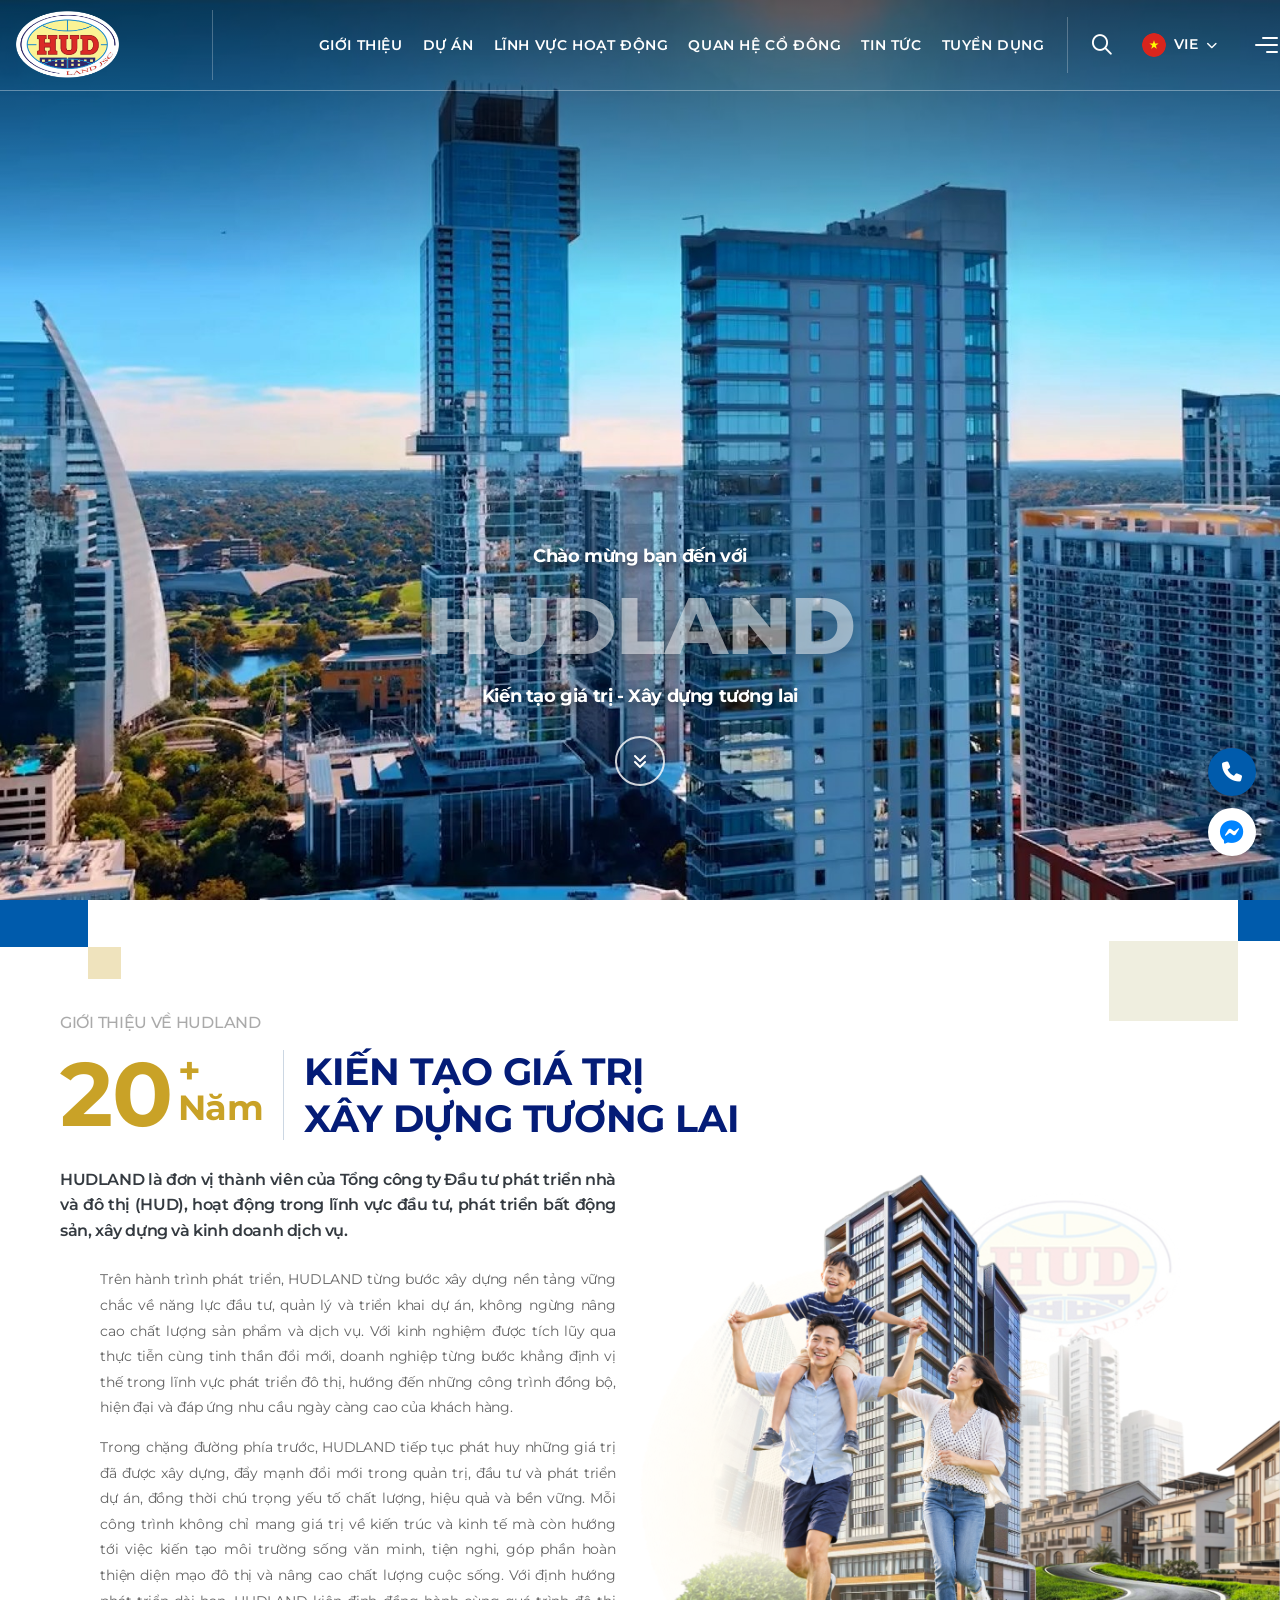
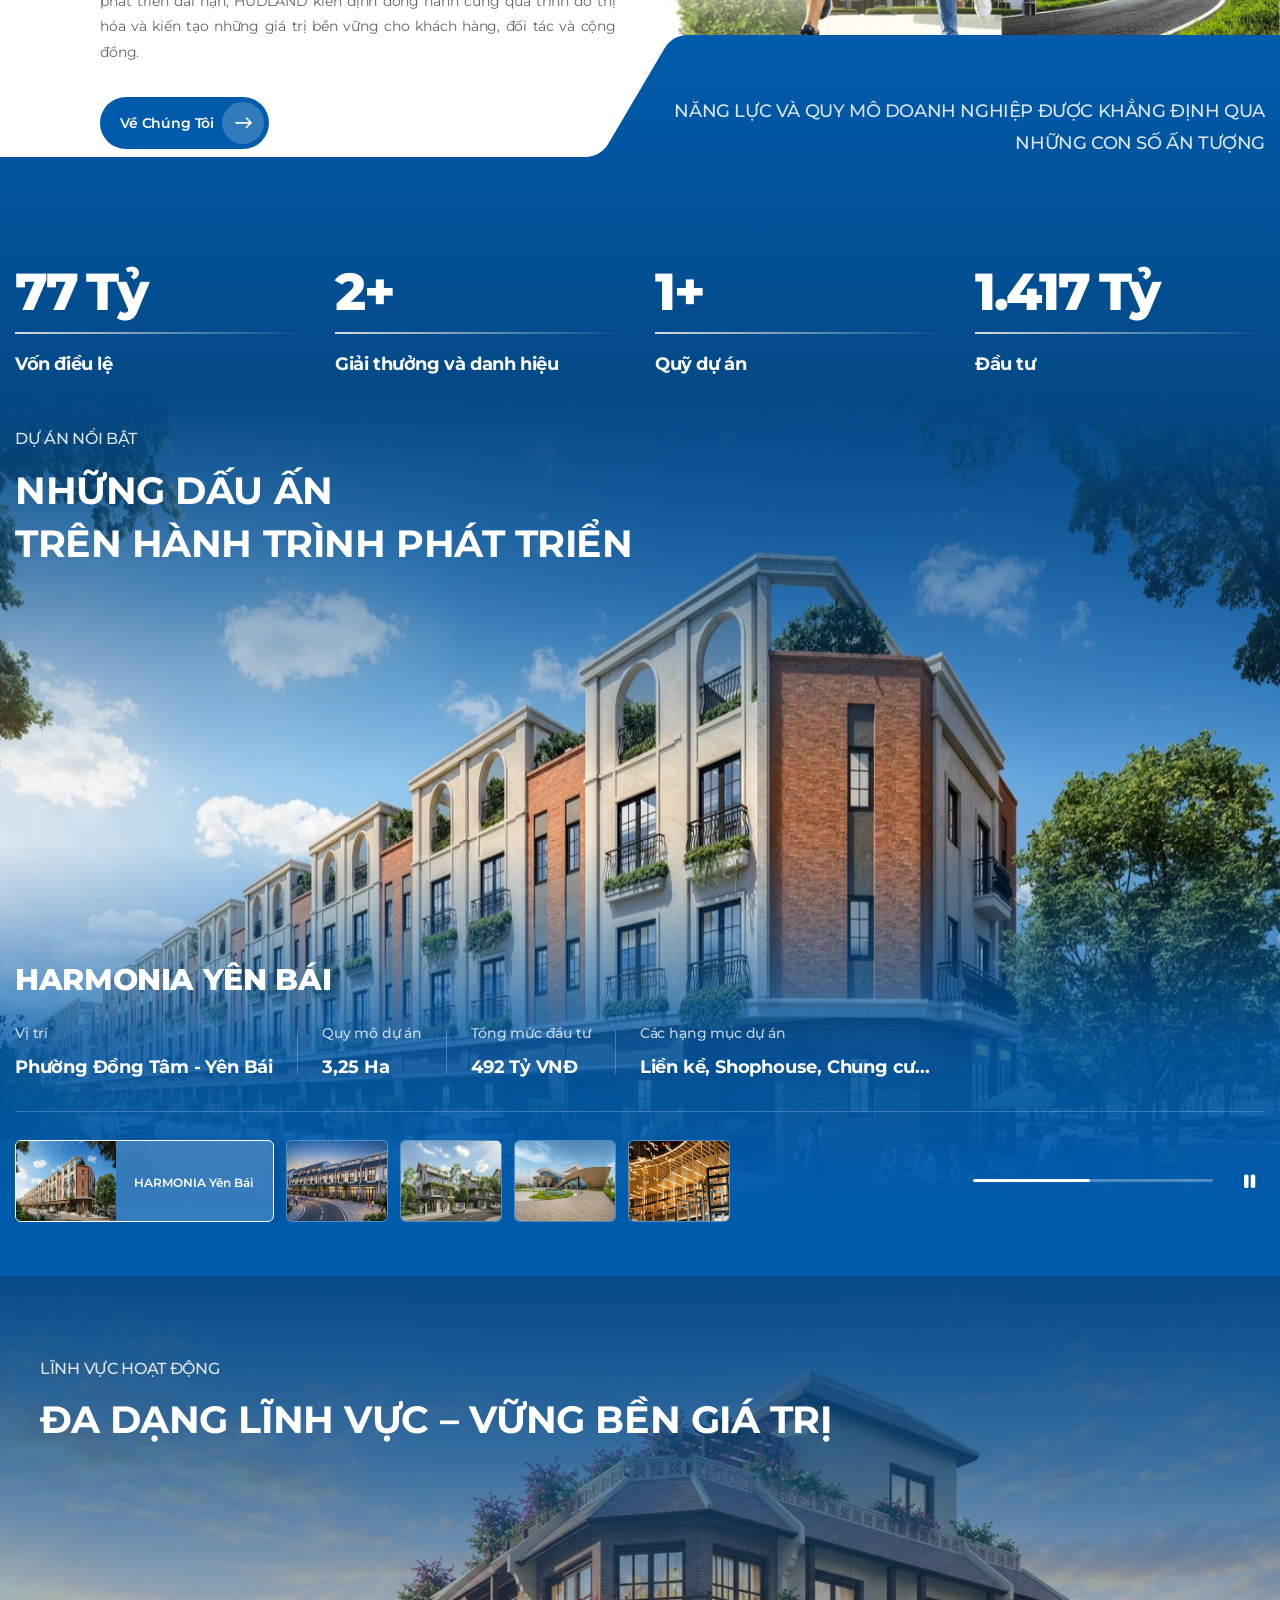
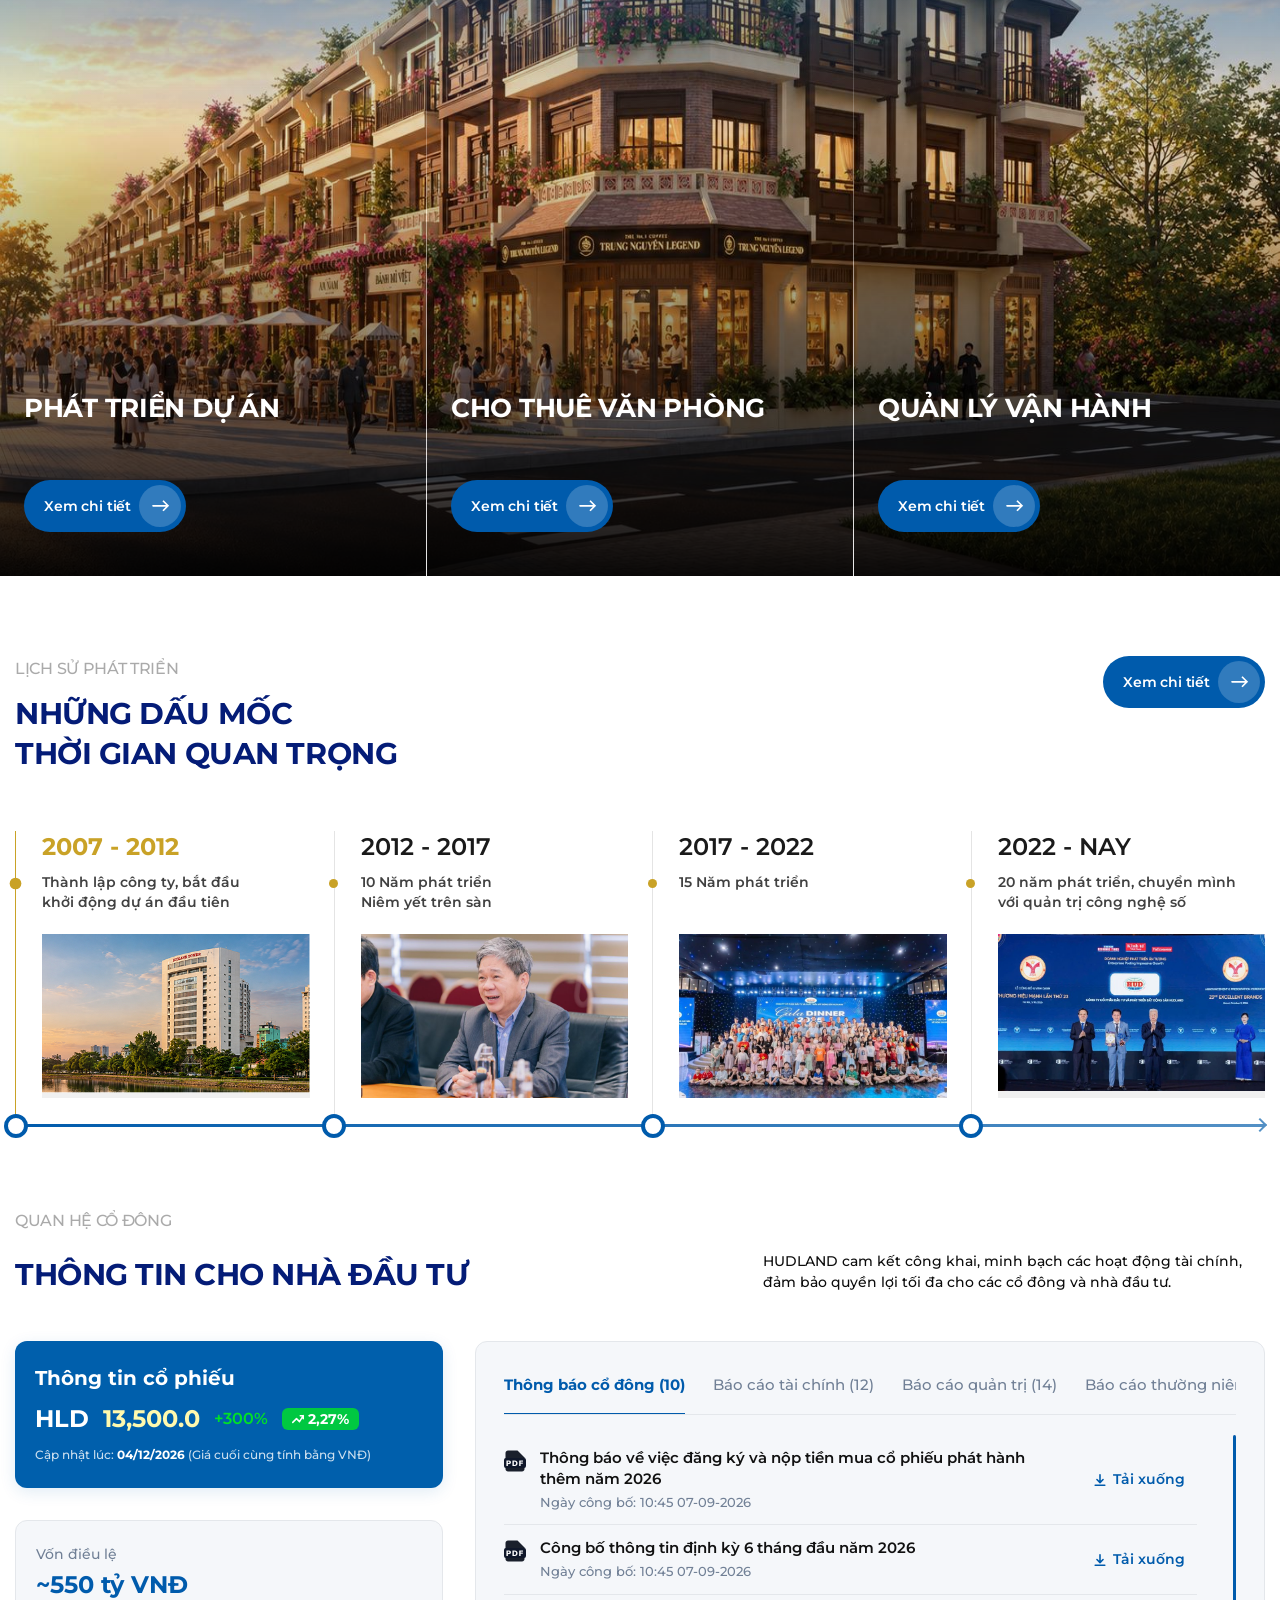
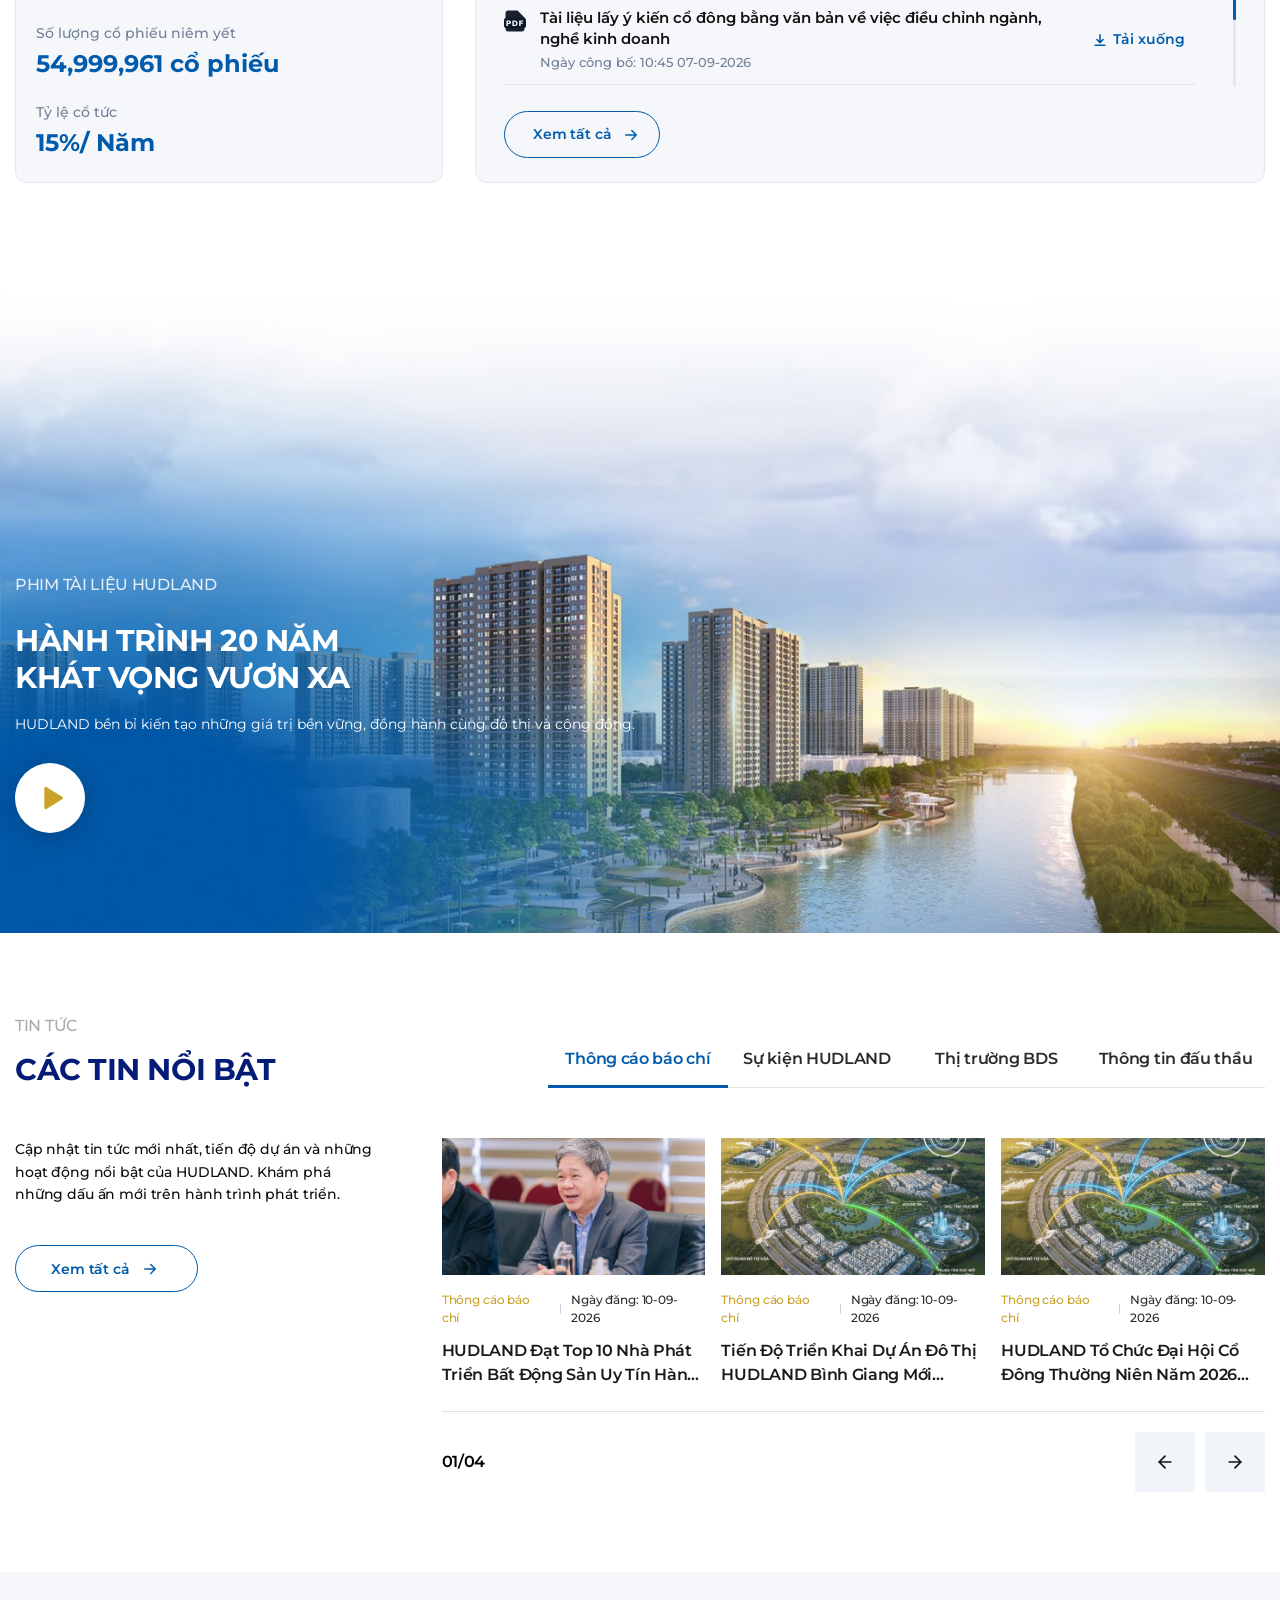
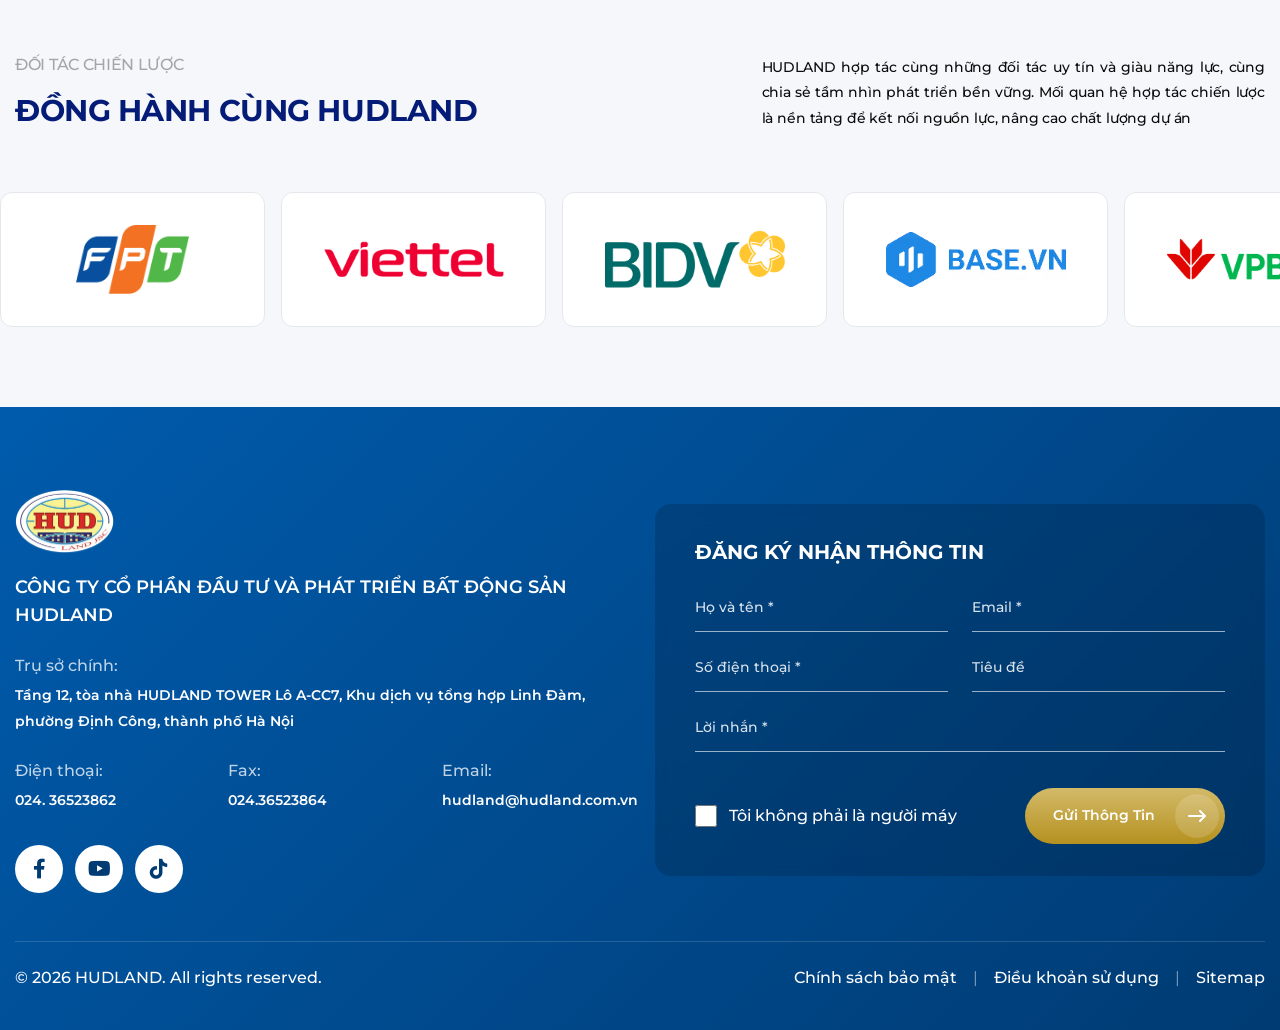
<file: index.html>
<!DOCTYPE html>
<html lang="vi">

<head>
    <meta charset="UTF-8">
    <meta name="viewport" content="width=device-width, initial-scale=1.0">
    <title>HUDLAND JSC - Kiến tạo giá trị - Xây dựng tương lai</title>
    <meta name="description"
        content="Công ty Cổ phần Đầu tư và Phát triển Bất động sản HUDLAND - Kiến tạo không gian sống bền vững và giá trị phồn vinh cho cộng đồng.">
    <meta property="og:title" content="HUDLAND JSC - Kiến tạo giá trị - Xây dựng tương lai">
    <meta property="og:description"
        content="Công ty Cổ phần Đầu tư và Phát triển Bất động sản HUDLAND - Đơn vị phát triển bất động sản hàng đầu.">
    <meta property="og:type" content="website">
    <meta property="og:image" content="./image/logo.png">
    <link rel="stylesheet" href="./style/bootstrap.min.css">
    <link rel="preconnect" href="https://fonts.googleapis.com">
    <link rel="preconnect" href="https://fonts.gstatic.com" crossorigin>
    <link href="https://fonts.googleapis.com/css2?family=Montserrat:wght@400;500;600;700;800;900&display=swap"
        rel="stylesheet">
    <link rel="stylesheet" href="./style/all.css">
    <link rel="stylesheet" href="./style/style.css">
    <script src="./component/components.js"></script>
</head>

<body>
    <app-header></app-header>

    <main class="main-content">
        <div class="hero-wrapper">
            <div class="hero-media">
                <video class="hero-media__video" autoplay muted loop playsinline preload="metadata"
                    poster="./image/hero-banner.jpg">
                    <source src="./image/banner.mp4" type="video/mp4">
                </video>
            </div>

            <div class="hero-overlay hero-overlay--top"></div>

            <div class="hero-content">
                <div class="container text-center">
                    <span class="hero-content__subtitle">Chào mừng bạn đến với</span>
                    <h1 class="hero-content__title">HUDLAND</h1>
                    <div class="hero-content__slogan">Kiến tạo giá trị - Xây dựng tương lai</div>
                    <a href="#about" class="hero-content__scroll" id="heroScrollBtn" aria-label="Cuộn xuống">
                        <i class="fa-solid fa-angles-down hero-content__scroll-icon"></i>
                    </a>
                </div>
            </div>
        </div>

        <div class="about-section" id="about">
            <div class="about-corner about-corner--top-left" aria-hidden="true">
                <span class="about-corner__block about-corner__block--blue"></span>
                <span class="about-corner__block about-corner__block--gold"></span>
            </div>
            <div class="about-corner about-corner--top-right" aria-hidden="true">
                <span class="about-corner__block about-corner__block--sand"></span>
                <span class="about-corner__block about-corner__block--blue"></span>
            </div>

            <div class="row align-items-center about__row">
                <div class="col-12 col-xl-6 about-content">
                    <span class="section-subtitle">GIỚI THIỆU VỀ HUDLAND</span>

                    <div class="about-title-group">
                        <div class="about-experience">
                            <span class="about-experience__num">20</span>
                            <div class="about-experience__meta">
                                <span class="about-experience__plus">+</span>
                                <span class="about-experience__text">Năm</span>
                            </div>
                        </div>
                        <div class="about-title-divider"></div>
                        <h2 class="section-title about-title">
                            KIẾN TẠO GIÁ TRỊ <br class="d-none d-lg-inline">XÂY DỰNG TƯƠNG LAI
                        </h2>
                    </div>

                    <div class="about-body">
                        <div class="about-lead text-dark">
                            HUDLAND là đơn vị thành viên của Tổng công ty Đầu tư phát triển nhà và đô thị (HUD),
                            hoạt
                            động trong lĩnh vực đầu tư, phát triển bất động sản, xây dựng và kinh doanh dịch vụ.
                        </div>
                        <div class="about-desc">
                            <div class="about-text">
                                Trên hành trình phát triển, HUDLAND từng bước xây dựng nền tảng vững chắc về năng
                                lực đầu
                                tư, quản lý và triển khai dự án, không ngừng nâng cao chất lượng sản phẩm và dịch
                                vụ. Với
                                kinh nghiệm được tích lũy qua thực tiễn cùng tinh thần đổi mới, doanh nghiệp từng
                                bước khẳng
                                định vị thế trong lĩnh vực phát triển đô thị, hướng đến những công trình đồng bộ,
                                hiện đại
                                và đáp ứng nhu cầu ngày càng cao của khách hàng.
                            </div>
                            <div class="about-text">
                                Trong chặng đường phía trước, HUDLAND tiếp tục phát huy những giá trị đã được xây
                                dựng, đẩy
                                mạnh đổi mới trong quản trị, đầu tư và phát triển dự án, đồng thời chú trọng yếu tố
                                chất
                                lượng, hiệu quả và bền vững. Mỗi công trình không chỉ mang giá trị về kiến trúc và
                                kinh tế
                                mà còn hướng tới việc kiến tạo môi trường sống văn minh, tiện nghi, góp phần hoàn
                                thiện diện
                                mạo đô thị và nâng cao chất lượng cuộc sống. Với định hướng phát triển dài hạn,
                                HUDLAND kiên
                                định đồng hành cùng quá trình đô thị hóa và kiến tạo những giá trị bền vững cho
                                khách hàng,
                                đối tác và cộng đồng.
                            </div>
                            <a href="./gioi-thieu.html" class="btn-pill about-btn">
                                <span class="btn-pill__text">Về Chúng Tôi</span>
                                <span class="btn-pill__icon" aria-hidden="true">
                                    <svg width="48" height="48" viewBox="0 0 48 48" fill="none"
                                        xmlns="http://www.w3.org/2000/svg">
                                        <rect width="48" height="48" rx="24" fill="white" fill-opacity="0.1" />
                                        <path
                                            d="M33.1426 23.7143L33.8497 23.0072L34.5568 23.7143L33.8497 24.4214L33.1426 23.7143ZM15.9997 24.7143C15.4474 24.7143 14.9997 24.2666 14.9997 23.7143C14.9997 23.162 15.4474 22.7143 15.9997 22.7143V23.7143V24.7143ZM27.4283 18L28.1354 17.2929L33.8497 23.0072L33.1426 23.7143L32.4355 24.4214L26.7212 18.7071L27.4283 18ZM33.1426 23.7143L33.8497 24.4214L28.1354 30.1357L27.4283 29.4286L26.7212 28.7215L32.4355 23.0072L33.1426 23.7143ZM33.1426 23.7143V24.7143H15.9997V23.7143V22.7143H33.1426V23.7143Z"
                                            fill="white" />
                                    </svg>
                                </span>
                            </a>
                        </div>
                    </div>
                </div>

                <div class="col-12 col-xl-6 about-media">
                    <img src="./image/about-collage.png" alt="HUDLAND - Kiến tạo giá trị, xây dựng tương lai"
                        class="img-fluid w-100 about-media__img" loading="lazy">
                </div>
            </div>

            <div class="about-stats">
                <div class="about-stats__shape">
                    <svg viewBox="0 0 1920 526" fill="none" xmlns="http://www.w3.org/2000/svg"
                        preserveAspectRatio="none">
                        <path
                            d="M877.942 183H0V525.5H1920V0H1031.37C1017.2 0 1004.09 7.49939 996.899 19.714L912.416 163.286C905.229 175.501 892.114 183 877.942 183Z"
                            fill="url(#statsGradient)" />
                        <defs>
                            <linearGradient id="statsGradient" x1="995" y1="0.5" x2="995" y2="661.5"
                                gradientUnits="userSpaceOnUse">
                                <stop stop-color="#005BAC" />
                                <stop offset="1" stop-color="#05457E" />
                            </linearGradient>
                        </defs>
                    </svg>
                </div>

                <div class="container about-stats__container">
                    <div class="about-stats__header">
                        <div class="about-stats__slogan">
                            Năng lực và quy mô DOANH NGHIỆP được khẳng định qua những con số ấn tượng
                        </div>
                    </div>

                    <div class="row about-stats__row">
                        <div class="col-6 col-md-6 col-xl-3 about-stat">
                            <div class="about-stat__value"><span class="counter">550</span><span
                                    class="about-stat__unit about-stat__unit--text">Tỷ</span></div>
                            <div class="about-stat__divider"></div>
                            <div class="about-stat__label">Vốn điều lệ</div>
                        </div>

                        <div class="col-6 col-md-6 col-xl-3 about-stat">
                            <div class="about-stat__value"><span class="counter">20</span><span
                                    class="about-stat__unit">+</span></div>
                            <div class="about-stat__divider"></div>
                            <div class="about-stat__label">Giải thưởng và danh hiệu</div>
                        </div>

                        <div class="col-6 col-md-6 col-xl-3 about-stat">
                            <div class="about-stat__value"><span class="counter">10</span><span
                                    class="about-stat__unit">+</span></div>
                            <div class="about-stat__divider"></div>
                            <div class="about-stat__label">Quỹ dự án</div>
                        </div>

                        <div class="col-6 col-md-6 col-xl-3 about-stat">
                            <div class="about-stat__value"><span class="counter">10.000</span><span
                                    class="about-stat__unit about-stat__unit--text">Tỷ</span></div>
                            <div class="about-stat__divider"></div>
                            <div class="about-stat__label">Đầu tư</div>
                        </div>
                    </div>
                </div>
            </div>
        </div>

        <div class="projects-section" id="projects">
            <div class="projects-bg">
                <img src="./image/project-main-1.jpg" alt="HARMONIA YÊN BÁI" class="projects-bg__img img-fluid w-100"
                    id="projectBgImg" loading="lazy">
            </div>

            <div class="projects-overlay projects-overlay--top" aria-hidden="true"></div>
            <div class="projects-overlay projects-overlay--bottom" aria-hidden="true"></div>

            <div class="container projects-container">
                <div class="projects-header">
                    <span class="section-subtitle section-subtitle--light">DỰ ÁN NỔI BẬT</span>
                    <h2 class="section-title section-title--light projects-title">NHỮNG DẤU ẤN <br
                            class="d-none d-lg-inline">TRÊN HÀNH TRÌNH PHÁT
                        TRIỂN</h2>
                </div>

                <div class="projects-body">
                    <div class="projects-info" id="projectInfo">
                        <h3 class="projects-name" id="projectName"><a href="./chi-tiet-du-an.html"
                                class="projects-name__link">HARMONIA YÊN BÁI</a></h3>
                        <div class="projects-meta" id="projectMeta">
                            <div class="projects-meta__item">
                                <span class="projects-meta__label">Vị trí</span>
                                <span class="projects-meta__value" id="projectLocation">Phường Đồng Tâm - Yên Bái</span>
                            </div>
                            <div class="projects-meta__divider"></div>
                            <div class="projects-meta__item">
                                <span class="projects-meta__label">Quy mô dự án</span>
                                <span class="projects-meta__value" id="projectScale">3,25 Ha</span>
                            </div>
                            <div class="projects-meta__divider"></div>
                            <div class="projects-meta__item">
                                <span class="projects-meta__label">Tổng mức đầu tư</span>
                                <span class="projects-meta__value" id="projectInvestment">492 Tỷ VNĐ</span>
                            </div>
                            <div class="projects-meta__divider"></div>
                            <div class="projects-meta__item">
                                <span class="projects-meta__label">Các hạng mục dự án</span>
                                <span class="projects-meta__value" id="projectCategories">Liền kề, Shophouse, Chung
                                    cư...</span>
                            </div>
                        </div>
                    </div>

                    <div class="projects-divider"></div>

                    <div class="projects-nav">
                        <div class="projects-thumbs" id="projectThumbs">
                            <div class="projects-thumb projects-thumb--active" data-index="0"
                                data-title="HARMONIA YÊN BÁI" data-location="Phường Đồng Tâm - Yên Bái"
                                data-scale="3,25 Ha" data-investment="492 Tỷ VNĐ"
                                data-categories="Liền kề, Shophouse, Chung cư..." data-bg="./image/project-main-1.jpg">
                                <img src="./image/project-thumb-2.jpg" alt="HARMONIA Yên Bái"
                                    class="projects-thumb__img" loading="lazy">
                                <div class="projects-thumb__label">HARMONIA Yên Bái</div>
                            </div>
                            <div class="projects-thumb" data-index="1" data-title="KHU ĐÔ THỊ BÌNH GIANG"
                                data-location="Huyện Bình Giang - Hải Dương" data-scale="44,26 Ha"
                                data-investment="1.250 Tỷ VNĐ"
                                data-categories="Biệt thự, Liền kề, Nhà phố thương mại..."
                                data-bg="./image/project-main-2.jpg">
                                <img src="./image/project-main-2.jpg" alt="KHU ĐÔ THỊ BÌNH GIANG"
                                    class="projects-thumb__img" loading="lazy">
                                <div class="projects-thumb__label">KHU ĐÔ THỊ BÌNH GIANG</div>
                            </div>
                            <div class="projects-thumb" data-index="2" data-title="TRUNG TÂM HỘI NGHỊ TỈNH VĨNH LONG"
                                data-location="TP. Vĩnh Long - Tỉnh Vĩnh Long" data-scale="1,2 Ha"
                                data-investment="350 Tỷ VNĐ" data-categories="Trung tâm hội nghị, Triển lãm..."
                                data-bg="./image/project-main-3.jpg">
                                <img src="./image/project-thumb-3.jpg" alt="Trung tâm hội nghị tỉnh Vĩnh Long"
                                    class="projects-thumb__img" loading="lazy">
                                <div class="projects-thumb__label">Trung tâm hội nghị tỉnh Vĩnh Long</div>
                            </div>
                            <div class="projects-thumb" data-index="3" data-title="KHU ĐÔ THỊ HUD SƠN TÂY"
                                data-location="Thị xã Sơn Tây - Hà Nội" data-scale="23,4 Ha"
                                data-investment="2.100 Tỷ VNĐ"
                                data-categories="Liền kề, Biệt thự, Công viên cảnh quan..."
                                data-bg="./image/project-main-4.jpg">
                                <img src="./image/project-thumb-4.jpg" alt="KHU ĐÔ THỊ HUD SƠN TÂY"
                                    class="projects-thumb__img" loading="lazy">
                                <div class="projects-thumb__label">KHU ĐÔ THỊ HUD SƠN TÂY</div>
                            </div>
                            <div class="projects-thumb" data-index="4" data-title="KHU ĐÔ THỊ HUDLAND BẮC NINH"
                                data-location="TP. Bắc Ninh - Tỉnh Bắc Ninh" data-scale="9,8 Ha"
                                data-investment="850 Tỷ VNĐ" data-categories="Shophouse, Liền kề thương mại..."
                                data-bg="./image/project-main-5.jpg">
                                <img src="./image/project-thumb-5.jpg" alt="KHU ĐÔ THỊ HUDLAND BẮC NINH"
                                    class="projects-thumb__img" loading="lazy">
                                <div class="projects-thumb__label">KHU ĐÔ THỊ HUDLAND BẮC NINH</div>
                            </div>
                        </div>

                        <div class="projects-controls">
                            <div class="projects-progress">
                                <div class="projects-progress__bar" id="projectsProgressBar"></div>
                            </div>
                            <a href="javascript:void(0)" class="projects-play-btn" id="projectsPlayBtn" role="button"
                                aria-label="Tạm dừng chuyển dự án">
                                <i class="fa-solid fa-pause" id="projectsPlayIcon"></i>
                            </a>
                        </div>
                    </div>
                </div>
            </div>
        </div>

        <div class="activities-section" id="activities">
            <div class="activities-bg">
                <img src="./image/activities-bg-default.jpg" alt="Lĩnh vực hoạt động"
                    class="activities-bg__img activities-bg__img--default activities-bg__img--active" loading="lazy">
                <img src="./image/activities-bg-1.jpg" alt="Phát triển dự án"
                    class="activities-bg__img activities-bg__img--1" loading="lazy">
                <img src="./image/activities-bg-2.jpg" alt="Cho thuê văn phòng"
                    class="activities-bg__img activities-bg__img--2" loading="lazy">
                <img src="./image/activities-bg-3.jpg" alt="Quản lý vận hành"
                    class="activities-bg__img activities-bg__img--3" loading="lazy">
            </div>

            <div class="activities-overlay--top" aria-hidden="true"></div>

            <div class="activities-header">
                <div class="container activities-header__container">
                    <span class="section-subtitle section-subtitle--light">LĨNH VỰC HOẠT ĐỘNG</span>
                    <h2 class="section-title section-title--light activities-title">ĐA DẠNG LĨNH VỰC – VỮNG BỀN GIÁ TRỊ
                    </h2>
                </div>
            </div>

            <div class="activities-cols">
                <div class="activities-col activities-col--1" data-bg-idx="1">
                    <div class="activities-col__overlay" aria-hidden="true"></div>
                    <div class="activities-col__content">
                        <div class="activities-col__info">
                            <h3 class="activities-col__title">PHÁT TRIỂN DỰ ÁN</h3>
                            <p class="activities-col__desc">HUDLAND chủ động tạo lập quỹ đất sạch tại các khu vực
                                giàu
                                tiềm năng, tối ưu hiệu quả đầu tư và phát triển bền vững.</p>
                        </div>
                        <a href="#activities" class="btn-pill">
                            <span class="btn-pill__text">Xem chi tiết</span>
                            <span class="btn-pill__icon" aria-hidden="true">
                                <svg width="48" height="48" viewBox="0 0 48 48" fill="none"
                                    xmlns="http://www.w3.org/2000/svg">
                                    <rect width="48" height="48" rx="24" fill="white" fill-opacity="0.1" />
                                    <path
                                        d="M33.1426 23.7143L33.8497 23.0072L34.5568 23.7143L33.8497 24.4214L33.1426 23.7143ZM15.9997 24.7143C15.4474 24.7143 14.9997 24.2666 14.9997 23.7143C14.9997 23.162 15.4474 22.7143 15.9997 22.7143V23.7143V24.7143ZM27.4283 18L28.1354 17.2929L33.8497 23.0072L33.1426 23.7143L32.4355 24.4214L26.7212 18.7071L27.4283 18ZM33.1426 23.7143L33.8497 24.4214L28.1354 30.1357L27.4283 29.4286L26.7212 28.7215L32.4355 23.0072L33.1426 23.7143ZM33.1426 23.7143V24.7143H15.9997V23.7143V22.7143H33.1426V23.7143Z"
                                        fill="white" />
                                </svg>
                            </span>
                        </a>
                    </div>
                </div>

                <div class="activities-divider" aria-hidden="true"></div>

                <div class="activities-col activities-col--2" data-bg-idx="2">
                    <div class="activities-col__overlay" aria-hidden="true"></div>
                    <div class="activities-col__content">
                        <div class="activities-col__info">
                            <h3 class="activities-col__title">CHO THUÊ VĂN PHÒNG</h3>
                            <p class="activities-col__desc">HUDLAND chủ động tạo lập quỹ đất sạch tại các khu vực
                                giàu
                                tiềm năng, tối ưu hiệu quả đầu tư và phát triển bền vững.</p>
                        </div>
                        <a href="#activities" class="btn-pill">
                            <span class="btn-pill__text">Xem chi tiết</span>
                            <span class="btn-pill__icon" aria-hidden="true">
                                <svg width="48" height="48" viewBox="0 0 48 48" fill="none"
                                    xmlns="http://www.w3.org/2000/svg">
                                    <rect width="48" height="48" rx="24" fill="white" fill-opacity="0.1" />
                                    <path
                                        d="M33.1426 23.7143L33.8497 23.0072L34.5568 23.7143L33.8497 24.4214L33.1426 23.7143ZM15.9997 24.7143C15.4474 24.7143 14.9997 24.2666 14.9997 23.7143C14.9997 23.162 15.4474 22.7143 15.9997 22.7143V23.7143V24.7143ZM27.4283 18L28.1354 17.2929L33.8497 23.0072L33.1426 23.7143L32.4355 24.4214L26.7212 18.7071L27.4283 18ZM33.1426 23.7143L33.8497 24.4214L28.1354 30.1357L27.4283 29.4286L26.7212 28.7215L32.4355 23.0072L33.1426 23.7143ZM33.1426 23.7143V24.7143H15.9997V23.7143V22.7143H33.1426V23.7143Z"
                                        fill="white" />
                                </svg>
                            </span>
                        </a>
                    </div>
                </div>

                <div class="activities-divider" aria-hidden="true"></div>

                <div class="activities-col activities-col--3" data-bg-idx="3">
                    <div class="activities-col__overlay" aria-hidden="true"></div>
                    <div class="activities-col__content">
                        <div class="activities-col__info">
                            <h3 class="activities-col__title">QUẢN LÝ VẬN HÀNH</h3>
                            <p class="activities-col__desc">HUDLAND chủ động tạo lập quỹ đất sạch tại các khu vực
                                giàu
                                tiềm năng, tối ưu hiệu quả đầu tư và phát triển bền vững.</p>
                        </div>
                        <a href="#activities" class="btn-pill">
                            <span class="btn-pill__text">Xem chi tiết</span>
                            <span class="btn-pill__icon" aria-hidden="true">
                                <svg width="48" height="48" viewBox="0 0 48 48" fill="none"
                                    xmlns="http://www.w3.org/2000/svg">
                                    <rect width="48" height="48" rx="24" fill="white" fill-opacity="0.1" />
                                    <path
                                        d="M33.1426 23.7143L33.8497 23.0072L34.5568 23.7143L33.8497 24.4214L33.1426 23.7143ZM15.9997 24.7143C15.4474 24.7143 14.9997 24.2666 14.9997 23.7143C14.9997 23.162 15.4474 22.7143 15.9997 22.7143V23.7143V24.7143ZM27.4283 18L28.1354 17.2929L33.8497 23.0072L33.1426 23.7143L32.4355 24.4214L26.7212 18.7071L27.4283 18ZM33.1426 23.7143L33.8497 24.4214L28.1354 30.1357L27.4283 29.4286L26.7212 28.7215L32.4355 23.0072L33.1426 23.7143ZM33.1426 23.7143V24.7143H15.9997V23.7143V22.7143H33.1426V23.7143Z"
                                        fill="white" />
                                </svg>
                            </span>
                        </a>
                    </div>
                </div>
            </div>
        </div>

        <div class="history-section" id="history">
            <div class="container history-container">
                <div class="history-header">
                    <div class="history-header__content">
                        <span class="section-subtitle">LỊCH SỬ PHÁT TRIỂN</span>
                        <h2 class="section-title history-title">NHỮNG DẤU MỐC <br class="d-none d-lg-inline">THỜI GIAN
                            QUAN TRỌNG</h2>
                    </div>
                    <a href="#history" class="btn-pill history-header__btn">
                        <span class="btn-pill__text">Xem chi tiết</span>
                        <span class="btn-pill__icon" aria-hidden="true">
                            <svg width="42" height="42" viewBox="0 0 48 48" fill="none"
                                xmlns="http://www.w3.org/2000/svg">
                                <rect width="48" height="48" rx="24" fill="white" fill-opacity="0.1" />
                                <path
                                    d="M33.1426 23.7143L33.8497 23.0072L34.5568 23.7143L33.8497 24.4214L33.1426 23.7143ZM15.9997 24.7143C15.4474 24.7143 14.9997 24.2666 14.9997 23.7143C14.9997 23.162 15.4474 22.7143 15.9997 22.7143V23.7143V24.7143ZM27.4283 18L28.1354 17.2929L33.8497 23.0072L33.1426 23.7143L32.4355 24.4214L26.7212 18.7071L27.4283 18ZM33.1426 23.7143L33.8497 24.4214L28.1354 30.1357L27.4283 29.4286L26.7212 28.7215L32.4355 23.0072L33.1426 23.7143ZM33.1426 23.7143V24.7143H15.9997V23.7143V22.7143H33.1426V23.7143Z"
                                    fill="white" />
                            </svg>
                        </span>
                    </a>
                </div>

                <div class="history-timeline">
                    <div class="history-timeline__axis" aria-hidden="true"></div>

                    <div class="history-milestones">
                        <div class="history-milestone history-milestone--active">
                            <span class="history-milestone__dot" aria-hidden="true"></span>
                            <span class="history-milestone__node" aria-hidden="true"></span>
                            <div class="history-milestone__body">
                                <div class="history-milestone__info">
                                    <h3 class="history-milestone__year">2007 - 2012</h3>
                                    <p class="history-milestone__desc">Thành lập công ty, bắt đầu <br
                                            class="d-none d-md-inline">khởi động dự án
                                        đầu
                                        tiên</p>
                                </div>
                                <div class="history-milestone__media">
                                    <img src="./image/history-1.jpg" alt="2007 - 2012" class="history-milestone__img"
                                        loading="lazy">
                                </div>
                            </div>
                        </div>

                        <div class="history-milestone">
                            <span class="history-milestone__dot" aria-hidden="true"></span>
                            <span class="history-milestone__node" aria-hidden="true"></span>
                            <div class="history-milestone__body">
                                <div class="history-milestone__info">
                                    <h3 class="history-milestone__year">2012 - 2017</h3>
                                    <p class="history-milestone__desc">10 Năm phát triển <br
                                            class="d-none d-md-inline">Niêm yết trên sàn</p>
                                </div>
                                <div class="history-milestone__media">
                                    <img src="./image/history-2.jpg" alt="2012 - 2017" class="history-milestone__img"
                                        loading="lazy">
                                </div>
                            </div>
                        </div>

                        <div class="history-milestone">
                            <span class="history-milestone__dot" aria-hidden="true"></span>
                            <span class="history-milestone__node" aria-hidden="true"></span>
                            <div class="history-milestone__body">
                                <div class="history-milestone__info">
                                    <h3 class="history-milestone__year">2017 - 2022</h3>
                                    <p class="history-milestone__desc">15 Năm phát triển</p>
                                </div>
                                <div class="history-milestone__media">
                                    <img src="./image/history-3.jpg" alt="2017 - 2022" class="history-milestone__img"
                                        loading="lazy">
                                </div>
                            </div>
                        </div>

                        <div class="history-milestone">
                            <span class="history-milestone__dot" aria-hidden="true"></span>
                            <span class="history-milestone__node" aria-hidden="true"></span>
                            <div class="history-milestone__body">
                                <div class="history-milestone__info">
                                    <h3 class="history-milestone__year">2022 - NAY</h3>
                                    <p class="history-milestone__desc">20 năm phát triển, chuyển mình <br
                                            class="d-none d-md-inline">với quản
                                        trị
                                        công nghệ số</p>
                                </div>
                                <div class="history-milestone__media">
                                    <img src="./image/history-4.jpg" alt="2022 - NAY" class="history-milestone__img"
                                        loading="lazy">
                                </div>
                            </div>
                        </div>
                    </div>
                </div>
            </div>
        </div>



        <div class="investors-section" id="investors">
            <div class="container investors-container">
                <div class="investors-header">
                    <div class="investors-header__content">
                        <span class="section-subtitle">Quan hệ cổ đông</span>
                        <h2 class="section-title investors-title">THÔNG TIN CHO NHÀ ĐẦU TƯ</h2>
                    </div>
                    <p class="investors-desc">HUDLAND cam kết công khai, minh bạch các hoạt động tài chính, đảm bảo
                        quyền lợi tối đa cho các cổ đông và nhà đầu tư.</p>
                </div>
                <div class="investors-grid">
                    <div class="investors-left">
                        <div class="investors-stock-card">
                            <h3 class="investors-stock-title">Thông tin cổ phiếu</h3>
                            <div class="investors-stock-row">
                                <span class="investors-stock-symbol">HLD</span>
                                <span class="investors-stock-price">13,500.0</span>
                                <span class="investors-stock-change">+300%</span>
                                <span class="investors-stock-badge">
                                    <svg width="12" height="10" viewBox="0 0 16 12" fill="none">
                                        <path d="M1 10.5L6 5.5L10 9.5L15 1.5M15 1.5H11M15 1.5V5.5" stroke="currentColor"
                                            stroke-width="2" stroke-linecap="round" stroke-linejoin="round" />
                                    </svg>
                                    2,27%
                                </span>
                            </div>
                            <p class="investors-stock-time">Cập nhật lúc: <strong>13/11/2026</strong> (Giá cuối cùng
                                tính bằng VNĐ)</p>
                        </div>
                        <div class="investors-stats-card">
                            <div class="investors-stat-item">
                                <span class="investors-stat-label">Vốn điều lệ</span>
                                <strong class="investors-stat-value">~550 tỷ VNĐ</strong>
                            </div>
                            <div class="investors-stat-item">
                                <span class="investors-stat-label">Số lượng cổ phiếu niêm yết</span>
                                <strong class="investors-stat-value">54,999,961 cổ phiếu</strong>
                            </div>
                            <div class="investors-stat-item">
                                <span class="investors-stat-label">Tỷ lệ cổ tức</span>
                                <strong class="investors-stat-value">15%/ Năm</strong>
                            </div>
                        </div>
                    </div>
                    <div class="investors-docs-card">
                        <ul class="nav nav-tabs investors-tabs" role="tablist">
                            <li class="nav-item" role="presentation">
                                <a class="nav-link active" id="tab-shareholders-link" data-toggle="tab"
                                    href="#tab-shareholders" role="tab" aria-controls="tab-shareholders"
                                    aria-selected="true">Thông báo cổ đông (10)</a>
                            </li>
                            <li class="nav-item" role="presentation">
                                <a class="nav-link" id="tab-financial-link" data-toggle="tab" href="#tab-financial"
                                    role="tab" aria-controls="tab-financial" aria-selected="false">Báo cáo tài chính
                                    (12)</a>
                            </li>
                            <li class="nav-item" role="presentation">
                                <a class="nav-link" id="tab-governance-link" data-toggle="tab" href="#tab-governance"
                                    role="tab" aria-controls="tab-governance" aria-selected="false">Báo cáo quản trị
                                    (14)</a>
                            </li>
                            <li class="nav-item" role="presentation">
                                <a class="nav-link" id="tab-annual-link" data-toggle="tab" href="#tab-annual" role="tab"
                                    aria-controls="tab-annual" aria-selected="false">Báo cáo thường niên (15)</a>
                            </li>
                        </ul>
                        <div class="investors-docs-body">
                            <div class="tab-content investors-tab-content">
                                <div class="tab-pane fade show active" id="tab-shareholders" role="tabpanel"
                                    aria-labelledby="tab-shareholders-link">
                                    <div class="investors-docs-list">
                                        <article class="investors-doc-item">
                                            <div class="investors-doc-info">
                                                <span class="investors-doc-icon" aria-hidden="true">
                                                    <svg width="22" height="24" viewBox="0 0 22 24" fill="none">
                                                        <path
                                                            d="M4 1.5C2.61929 1.5 1.5 2.61929 1.5 4V20C1.5 21.3807 2.61929 22.5 4 22.5H18C19.3807 22.5 20.5 21.3807 20.5 20V8.5L13.5 1.5H4Z"
                                                            fill="#1A202C" />
                                                        <rect x="0" y="9" width="22" height="10" rx="2"
                                                            fill="#0F172A" />
                                                        <text x="11" y="16.5" fill="#FFFFFF" font-size="7.5"
                                                            font-family="system-ui, sans-serif" font-weight="800"
                                                            text-anchor="middle" letter-spacing="0.5">PDF</text>
                                                    </svg>
                                                </span>
                                                <div class="investors-doc-details">
                                                    <a href="#" class="investors-doc-title">Thông báo về việc đăng ký và
                                                        nộp tiền mua cổ phiếu phát hành thêm năm 2026</a>
                                                    <span class="investors-doc-date">Ngày công bố: 10:45
                                                        07-09-2026</span>
                                                </div>
                                            </div>
                                            <a href="#" class="investors-doc-action" download>
                                                <svg width="14" height="14" viewBox="0 0 16 16" fill="none">
                                                    <path d="M8 2V11M8 11L4.5 7.5M8 11L11.5 7.5M2.5 14H13.5"
                                                        stroke="currentColor" stroke-width="1.8" stroke-linecap="round"
                                                        stroke-linejoin="round" />
                                                </svg>
                                                Tải xuống
                                            </a>
                                        </article>
                                        <article class="investors-doc-item">
                                            <div class="investors-doc-info">
                                                <span class="investors-doc-icon" aria-hidden="true">
                                                    <svg width="22" height="24" viewBox="0 0 22 24" fill="none">
                                                        <path
                                                            d="M4 1.5C2.61929 1.5 1.5 2.61929 1.5 4V20C1.5 21.3807 2.61929 22.5 4 22.5H18C19.3807 22.5 20.5 21.3807 20.5 20V8.5L13.5 1.5H4Z"
                                                            fill="#1A202C" />
                                                        <rect x="0" y="9" width="22" height="10" rx="2"
                                                            fill="#0F172A" />
                                                        <text x="11" y="16.5" fill="#FFFFFF" font-size="7.5"
                                                            font-family="system-ui, sans-serif" font-weight="800"
                                                            text-anchor="middle" letter-spacing="0.5">PDF</text>
                                                    </svg>
                                                </span>
                                                <div class="investors-doc-details">
                                                    <a href="#" class="investors-doc-title">Công bố thông tin định kỳ 6
                                                        tháng đầu năm 2026</a>
                                                    <span class="investors-doc-date">Ngày công bố: 10:45
                                                        07-09-2026</span>
                                                </div>
                                            </div>
                                            <a href="#" class="investors-doc-action" download>
                                                <svg width="14" height="14" viewBox="0 0 16 16" fill="none">
                                                    <path d="M8 2V11M8 11L4.5 7.5M8 11L11.5 7.5M2.5 14H13.5"
                                                        stroke="currentColor" stroke-width="1.8" stroke-linecap="round"
                                                        stroke-linejoin="round" />
                                                </svg>
                                                Tải xuống
                                            </a>
                                        </article>
                                        <article class="investors-doc-item">
                                            <div class="investors-doc-info">
                                                <span class="investors-doc-icon" aria-hidden="true">
                                                    <svg width="22" height="24" viewBox="0 0 22 24" fill="none">
                                                        <path
                                                            d="M4 1.5C2.61929 1.5 1.5 2.61929 1.5 4V20C1.5 21.3807 2.61929 22.5 4 22.5H18C19.3807 22.5 20.5 21.3807 20.5 20V8.5L13.5 1.5H4Z"
                                                            fill="#1A202C" />
                                                        <rect x="0" y="9" width="22" height="10" rx="2"
                                                            fill="#0F172A" />
                                                        <text x="11" y="16.5" fill="#FFFFFF" font-size="7.5"
                                                            font-family="system-ui, sans-serif" font-weight="800"
                                                            text-anchor="middle" letter-spacing="0.5">PDF</text>
                                                    </svg>
                                                </span>
                                                <div class="investors-doc-details">
                                                    <a href="#" class="investors-doc-title">Tài liệu lấy ý kiến cổ đông
                                                        bằng văn bản về việc điều chỉnh ngành, nghề kinh doanh</a>
                                                    <span class="investors-doc-date">Ngày công bố: 10:45
                                                        07-09-2026</span>
                                                </div>
                                            </div>
                                            <a href="#" class="investors-doc-action" download>
                                                <svg width="14" height="14" viewBox="0 0 16 16" fill="none">
                                                    <path d="M8 2V11M8 11L4.5 7.5M8 11L11.5 7.5M2.5 14H13.5"
                                                        stroke="currentColor" stroke-width="1.8" stroke-linecap="round"
                                                        stroke-linejoin="round" />
                                                </svg>
                                                Tải xuống
                                            </a>
                                        </article>
                                        <article class="investors-doc-item">
                                            <div class="investors-doc-info">
                                                <span class="investors-doc-icon" aria-hidden="true">
                                                    <svg width="22" height="24" viewBox="0 0 22 24" fill="none">
                                                        <path
                                                            d="M4 1.5C2.61929 1.5 1.5 2.61929 1.5 4V20C1.5 21.3807 2.61929 22.5 4 22.5H18C19.3807 22.5 20.5 21.3807 20.5 20V8.5L13.5 1.5H4Z"
                                                            fill="#1A202C" />
                                                        <rect x="0" y="9" width="22" height="10" rx="2"
                                                            fill="#0F172A" />
                                                        <text x="11" y="16.5" fill="#FFFFFF" font-size="7.5"
                                                            font-family="system-ui, sans-serif" font-weight="800"
                                                            text-anchor="middle" letter-spacing="0.5">PDF</text>
                                                    </svg>
                                                </span>
                                                <div class="investors-doc-details">
                                                    <a href="#" class="investors-doc-title">Nghị quyết HĐQT về việc
                                                        thông qua kế hoạch sản xuất kinh doanh năm 2026</a>
                                                    <span class="investors-doc-date">Ngày công bố: 09:30
                                                        15-08-2026</span>
                                                </div>
                                            </div>
                                            <a href="#" class="investors-doc-action" download>
                                                <svg width="14" height="14" viewBox="0 0 16 16" fill="none">
                                                    <path d="M8 2V11M8 11L4.5 7.5M8 11L11.5 7.5M2.5 14H13.5"
                                                        stroke="currentColor" stroke-width="1.8" stroke-linecap="round"
                                                        stroke-linejoin="round" />
                                                </svg>
                                                Tải xuống
                                            </a>
                                        </article>
                                    </div>
                                </div>
                                <div class="tab-pane fade" id="tab-financial" role="tabpanel"
                                    aria-labelledby="tab-financial-link">
                                    <div class="investors-docs-list">
                                        <article class="investors-doc-item">
                                            <div class="investors-doc-info">
                                                <span class="investors-doc-icon" aria-hidden="true">
                                                    <svg width="22" height="24" viewBox="0 0 22 24" fill="none">
                                                        <path
                                                            d="M4 1.5C2.61929 1.5 1.5 2.61929 1.5 4V20C1.5 21.3807 2.61929 22.5 4 22.5H18C19.3807 22.5 20.5 21.3807 20.5 20V8.5L13.5 1.5H4Z"
                                                            fill="#1A202C" />
                                                        <rect x="0" y="9" width="22" height="10" rx="2"
                                                            fill="#0F172A" />
                                                        <text x="11" y="16.5" fill="#FFFFFF" font-size="7.5"
                                                            font-family="system-ui, sans-serif" font-weight="800"
                                                            text-anchor="middle" letter-spacing="0.5">PDF</text>
                                                    </svg>
                                                </span>
                                                <div class="investors-doc-details">
                                                    <a href="#" class="investors-doc-title">Báo cáo tài chính bán niên
                                                        năm 2026 đã được soát xét</a>
                                                    <span class="investors-doc-date">Ngày công bố: 08:30
                                                        15-08-2026</span>
                                                </div>
                                            </div>
                                            <a href="#" class="investors-doc-action" download>
                                                <svg width="14" height="14" viewBox="0 0 16 16" fill="none">
                                                    <path d="M8 2V11M8 11L4.5 7.5M8 11L11.5 7.5M2.5 14H13.5"
                                                        stroke="currentColor" stroke-width="1.8" stroke-linecap="round"
                                                        stroke-linejoin="round" />
                                                </svg>
                                                Tải xuống
                                            </a>
                                        </article>
                                        <article class="investors-doc-item">
                                            <div class="investors-doc-info">
                                                <span class="investors-doc-icon" aria-hidden="true">
                                                    <svg width="22" height="24" viewBox="0 0 22 24" fill="none">
                                                        <path
                                                            d="M4 1.5C2.61929 1.5 1.5 2.61929 1.5 4V20C1.5 21.3807 2.61929 22.5 4 22.5H18C19.3807 22.5 20.5 21.3807 20.5 20V8.5L13.5 1.5H4Z"
                                                            fill="#1A202C" />
                                                        <rect x="0" y="9" width="22" height="10" rx="2"
                                                            fill="#0F172A" />
                                                        <text x="11" y="16.5" fill="#FFFFFF" font-size="7.5"
                                                            font-family="system-ui, sans-serif" font-weight="800"
                                                            text-anchor="middle" letter-spacing="0.5">PDF</text>
                                                    </svg>
                                                </span>
                                                <div class="investors-doc-details">
                                                    <a href="#" class="investors-doc-title">Báo cáo tài chính quý II năm
                                                        2026</a>
                                                    <span class="investors-doc-date">Ngày công bố: 15:00
                                                        20-07-2026</span>
                                                </div>
                                            </div>
                                            <a href="#" class="investors-doc-action" download>
                                                <svg width="14" height="14" viewBox="0 0 16 16" fill="none">
                                                    <path d="M8 2V11M8 11L4.5 7.5M8 11L11.5 7.5M2.5 14H13.5"
                                                        stroke="currentColor" stroke-width="1.8" stroke-linecap="round"
                                                        stroke-linejoin="round" />
                                                </svg>
                                                Tải xuống
                                            </a>
                                        </article>
                                        <article class="investors-doc-item">
                                            <div class="investors-doc-info">
                                                <span class="investors-doc-icon" aria-hidden="true">
                                                    <svg width="22" height="24" viewBox="0 0 22 24" fill="none">
                                                        <path
                                                            d="M4 1.5C2.61929 1.5 1.5 2.61929 1.5 4V20C1.5 21.3807 2.61929 22.5 4 22.5H18C19.3807 22.5 20.5 21.3807 20.5 20V8.5L13.5 1.5H4Z"
                                                            fill="#1A202C" />
                                                        <rect x="0" y="9" width="22" height="10" rx="2"
                                                            fill="#0F172A" />
                                                        <text x="11" y="16.5" fill="#FFFFFF" font-size="7.5"
                                                            font-family="system-ui, sans-serif" font-weight="800"
                                                            text-anchor="middle" letter-spacing="0.5">PDF</text>
                                                    </svg>
                                                </span>
                                                <div class="investors-doc-details">
                                                    <a href="#" class="investors-doc-title">Báo cáo tài chính quý II năm
                                                        2026</a>
                                                    <span class="investors-doc-date">Ngày công bố: 15:00
                                                        20-07-2026</span>
                                                </div>
                                            </div>
                                            <a href="#" class="investors-doc-action" download>
                                                <svg width="14" height="14" viewBox="0 0 16 16" fill="none">
                                                    <path d="M8 2V11M8 11L4.5 7.5M8 11L11.5 7.5M2.5 14H13.5"
                                                        stroke="currentColor" stroke-width="1.8" stroke-linecap="round"
                                                        stroke-linejoin="round" />
                                                </svg>
                                                Tải xuống
                                            </a>
                                        </article>
                                        <article class="investors-doc-item">
                                            <div class="investors-doc-info">
                                                <span class="investors-doc-icon" aria-hidden="true">
                                                    <svg width="22" height="24" viewBox="0 0 22 24" fill="none">
                                                        <path
                                                            d="M4 1.5C2.61929 1.5 1.5 2.61929 1.5 4V20C1.5 21.3807 2.61929 22.5 4 22.5H18C19.3807 22.5 20.5 21.3807 20.5 20V8.5L13.5 1.5H4Z"
                                                            fill="#1A202C" />
                                                        <rect x="0" y="9" width="22" height="10" rx="2"
                                                            fill="#0F172A" />
                                                        <text x="11" y="16.5" fill="#FFFFFF" font-size="7.5"
                                                            font-family="system-ui, sans-serif" font-weight="800"
                                                            text-anchor="middle" letter-spacing="0.5">PDF</text>
                                                    </svg>
                                                </span>
                                                <div class="investors-doc-details">
                                                    <a href="#" class="investors-doc-title">Báo cáo tài chính quý II năm
                                                        2026</a>
                                                    <span class="investors-doc-date">Ngày công bố: 15:00
                                                        20-07-2026</span>
                                                </div>
                                            </div>
                                            <a href="#" class="investors-doc-action" download>
                                                <svg width="14" height="14" viewBox="0 0 16 16" fill="none">
                                                    <path d="M8 2V11M8 11L4.5 7.5M8 11L11.5 7.5M2.5 14H13.5"
                                                        stroke="currentColor" stroke-width="1.8" stroke-linecap="round"
                                                        stroke-linejoin="round" />
                                                </svg>
                                                Tải xuống
                                            </a>
                                        </article>
                                        <article class="investors-doc-item">
                                            <div class="investors-doc-info">
                                                <span class="investors-doc-icon" aria-hidden="true">
                                                    <svg width="22" height="24" viewBox="0 0 22 24" fill="none">
                                                        <path
                                                            d="M4 1.5C2.61929 1.5 1.5 2.61929 1.5 4V20C1.5 21.3807 2.61929 22.5 4 22.5H18C19.3807 22.5 20.5 21.3807 20.5 20V8.5L13.5 1.5H4Z"
                                                            fill="#1A202C" />
                                                        <rect x="0" y="9" width="22" height="10" rx="2"
                                                            fill="#0F172A" />
                                                        <text x="11" y="16.5" fill="#FFFFFF" font-size="7.5"
                                                            font-family="system-ui, sans-serif" font-weight="800"
                                                            text-anchor="middle" letter-spacing="0.5">PDF</text>
                                                    </svg>
                                                </span>
                                                <div class="investors-doc-details">
                                                    <a href="#" class="investors-doc-title">Báo cáo tài chính quý I năm
                                                        2026</a>
                                                    <span class="investors-doc-date">Ngày công bố: 11:20
                                                        18-04-2026</span>
                                                </div>
                                            </div>
                                            <a href="#" class="investors-doc-action" download>
                                                <svg width="14" height="14" viewBox="0 0 16 16" fill="none">
                                                    <path d="M8 2V11M8 11L4.5 7.5M8 11L11.5 7.5M2.5 14H13.5"
                                                        stroke="currentColor" stroke-width="1.8" stroke-linecap="round"
                                                        stroke-linejoin="round" />
                                                </svg>
                                                Tải xuống
                                            </a>
                                        </article>
                                        <article class="investors-doc-item">
                                            <div class="investors-doc-info">
                                                <span class="investors-doc-icon" aria-hidden="true">
                                                    <svg width="22" height="24" viewBox="0 0 22 24" fill="none">
                                                        <path
                                                            d="M4 1.5C2.61929 1.5 1.5 2.61929 1.5 4V20C1.5 21.3807 2.61929 22.5 4 22.5H18C19.3807 22.5 20.5 21.3807 20.5 20V8.5L13.5 1.5H4Z"
                                                            fill="#1A202C" />
                                                        <rect x="0" y="9" width="22" height="10" rx="2"
                                                            fill="#0F172A" />
                                                        <text x="11" y="16.5" fill="#FFFFFF" font-size="7.5"
                                                            font-family="system-ui, sans-serif" font-weight="800"
                                                            text-anchor="middle" letter-spacing="0.5">PDF</text>
                                                    </svg>
                                                </span>
                                                <div class="investors-doc-details">
                                                    <a href="#" class="investors-doc-title">Báo cáo tài chính kiểm toán
                                                        năm 2025</a>
                                                    <span class="investors-doc-date">Ngày công bố: 16:45
                                                        30-03-2026</span>
                                                </div>
                                            </div>
                                            <a href="#" class="investors-doc-action" download>
                                                <svg width="14" height="14" viewBox="0 0 16 16" fill="none">
                                                    <path d="M8 2V11M8 11L4.5 7.5M8 11L11.5 7.5M2.5 14H13.5"
                                                        stroke="currentColor" stroke-width="1.8" stroke-linecap="round"
                                                        stroke-linejoin="round" />
                                                </svg>
                                                Tải xuống
                                            </a>
                                        </article>
                                    </div>
                                </div>
                                <div class="tab-pane fade" id="tab-governance" role="tabpanel"
                                    aria-labelledby="tab-governance-link">
                                    <div class="investors-docs-list">
                                        <article class="investors-doc-item">
                                            <div class="investors-doc-info">
                                                <span class="investors-doc-icon" aria-hidden="true">
                                                    <svg width="22" height="24" viewBox="0 0 22 24" fill="none">
                                                        <path
                                                            d="M4 1.5C2.61929 1.5 1.5 2.61929 1.5 4V20C1.5 21.3807 2.61929 22.5 4 22.5H18C19.3807 22.5 20.5 21.3807 20.5 20V8.5L13.5 1.5H4Z"
                                                            fill="#1A202C" />
                                                        <rect x="0" y="9" width="22" height="10" rx="2"
                                                            fill="#0F172A" />
                                                        <text x="11" y="16.5" fill="#FFFFFF" font-size="7.5"
                                                            font-family="system-ui, sans-serif" font-weight="800"
                                                            text-anchor="middle" letter-spacing="0.5">PDF</text>
                                                    </svg>
                                                </span>
                                                <div class="investors-doc-details">
                                                    <a href="#" class="investors-doc-title">Báo cáo tình hình quản trị
                                                        công ty 6 tháng đầu năm 2026</a>
                                                    <span class="investors-doc-date">Ngày công bố: 09:15
                                                        28-07-2026</span>
                                                </div>
                                            </div>
                                            <a href="#" class="investors-doc-action" download>
                                                <svg width="14" height="14" viewBox="0 0 16 16" fill="none">
                                                    <path d="M8 2V11M8 11L4.5 7.5M8 11L11.5 7.5M2.5 14H13.5"
                                                        stroke="currentColor" stroke-width="1.8" stroke-linecap="round"
                                                        stroke-linejoin="round" />
                                                </svg>
                                                Tải xuống
                                            </a>
                                        </article>
                                        <article class="investors-doc-item">
                                            <div class="investors-doc-info">
                                                <span class="investors-doc-icon" aria-hidden="true">
                                                    <svg width="22" height="24" viewBox="0 0 22 24" fill="none">
                                                        <path
                                                            d="M4 1.5C2.61929 1.5 1.5 2.61929 1.5 4V20C1.5 21.3807 2.61929 22.5 4 22.5H18C19.3807 22.5 20.5 21.3807 20.5 20V8.5L13.5 1.5H4Z"
                                                            fill="#1A202C" />
                                                        <rect x="0" y="9" width="22" height="10" rx="2"
                                                            fill="#0F172A" />
                                                        <text x="11" y="16.5" fill="#FFFFFF" font-size="7.5"
                                                            font-family="system-ui, sans-serif" font-weight="800"
                                                            text-anchor="middle" letter-spacing="0.5">PDF</text>
                                                    </svg>
                                                </span>
                                                <div class="investors-doc-details">
                                                    <a href="#" class="investors-doc-title">Báo cáo tình hình quản trị
                                                        công ty năm 2025</a>
                                                    <span class="investors-doc-date">Ngày công bố: 14:00
                                                        25-01-2026</span>
                                                </div>
                                            </div>
                                            <a href="#" class="investors-doc-action" download>
                                                <svg width="14" height="14" viewBox="0 0 16 16" fill="none">
                                                    <path d="M8 2V11M8 11L4.5 7.5M8 11L11.5 7.5M2.5 14H13.5"
                                                        stroke="currentColor" stroke-width="1.8" stroke-linecap="round"
                                                        stroke-linejoin="round" />
                                                </svg>
                                                Tải xuống
                                            </a>
                                        </article>
                                        <article class="investors-doc-item">
                                            <div class="investors-doc-info">
                                                <span class="investors-doc-icon" aria-hidden="true">
                                                    <svg width="22" height="24" viewBox="0 0 22 24" fill="none">
                                                        <path
                                                            d="M4 1.5C2.61929 1.5 1.5 2.61929 1.5 4V20C1.5 21.3807 2.61929 22.5 4 22.5H18C19.3807 22.5 20.5 21.3807 20.5 20V8.5L13.5 1.5H4Z"
                                                            fill="#1A202C" />
                                                        <rect x="0" y="9" width="22" height="10" rx="2"
                                                            fill="#0F172A" />
                                                        <text x="11" y="16.5" fill="#FFFFFF" font-size="7.5"
                                                            font-family="system-ui, sans-serif" font-weight="800"
                                                            text-anchor="middle" letter-spacing="0.5">PDF</text>
                                                    </svg>
                                                </span>
                                                <div class="investors-doc-details">
                                                    <a href="#" class="investors-doc-title">Quy chế nội bộ về quản trị
                                                        công ty HUDLAND</a>
                                                    <span class="investors-doc-date">Ngày công bố: 10:00
                                                        12-05-2025</span>
                                                </div>
                                            </div>
                                            <a href="#" class="investors-doc-action" download>
                                                <svg width="14" height="14" viewBox="0 0 16 16" fill="none">
                                                    <path d="M8 2V11M8 11L4.5 7.5M8 11L11.5 7.5M2.5 14H13.5"
                                                        stroke="currentColor" stroke-width="1.8" stroke-linecap="round"
                                                        stroke-linejoin="round" />
                                                </svg>
                                                Tải xuống
                                            </a>
                                        </article>
                                    </div>
                                </div>
                                <div class="tab-pane fade" id="tab-annual" role="tabpanel"
                                    aria-labelledby="tab-annual-link">
                                    <div class="investors-docs-list">
                                        <article class="investors-doc-item">
                                            <div class="investors-doc-info">
                                                <span class="investors-doc-icon" aria-hidden="true">
                                                    <svg width="22" height="24" viewBox="0 0 22 24" fill="none">
                                                        <path
                                                            d="M4 1.5C2.61929 1.5 1.5 2.61929 1.5 4V20C1.5 21.3807 2.61929 22.5 4 22.5H18C19.3807 22.5 20.5 21.3807 20.5 20V8.5L13.5 1.5H4Z"
                                                            fill="#1A202C" />
                                                        <rect x="0" y="9" width="22" height="10" rx="2"
                                                            fill="#0F172A" />
                                                        <text x="11" y="16.5" fill="#FFFFFF" font-size="7.5"
                                                            font-family="system-ui, sans-serif" font-weight="800"
                                                            text-anchor="middle" letter-spacing="0.5">PDF</text>
                                                    </svg>
                                                </span>
                                                <div class="investors-doc-details">
                                                    <a href="#" class="investors-doc-title">Báo cáo thường niên năm 2025
                                                        - Vững vàng nội lực, kiến tạo tương lai</a>
                                                    <span class="investors-doc-date">Ngày công bố: 15:30
                                                        15-04-2026</span>
                                                </div>
                                            </div>
                                            <a href="#" class="investors-doc-action" download>
                                                <svg width="14" height="14" viewBox="0 0 16 16" fill="none">
                                                    <path d="M8 2V11M8 11L4.5 7.5M8 11L11.5 7.5M2.5 14H13.5"
                                                        stroke="currentColor" stroke-width="1.8" stroke-linecap="round"
                                                        stroke-linejoin="round" />
                                                </svg>
                                                Tải xuống
                                            </a>
                                        </article>
                                        <article class="investors-doc-item">
                                            <div class="investors-doc-info">
                                                <span class="investors-doc-icon" aria-hidden="true">
                                                    <svg width="22" height="24" viewBox="0 0 22 24" fill="none">
                                                        <path
                                                            d="M4 1.5C2.61929 1.5 1.5 2.61929 1.5 4V20C1.5 21.3807 2.61929 22.5 4 22.5H18C19.3807 22.5 20.5 21.3807 20.5 20V8.5L13.5 1.5H4Z"
                                                            fill="#1A202C" />
                                                        <rect x="0" y="9" width="22" height="10" rx="2"
                                                            fill="#0F172A" />
                                                        <text x="11" y="16.5" fill="#FFFFFF" font-size="7.5"
                                                            font-family="system-ui, sans-serif" font-weight="800"
                                                            text-anchor="middle" letter-spacing="0.5">PDF</text>
                                                    </svg>
                                                </span>
                                                <div class="investors-doc-details">
                                                    <a href="#" class="investors-doc-title">Báo cáo thường niên năm
                                                        2024</a>
                                                    <span class="investors-doc-date">Ngày công bố: 10:15
                                                        12-04-2025</span>
                                                </div>
                                            </div>
                                            <a href="#" class="investors-doc-action" download>
                                                <svg width="14" height="14" viewBox="0 0 16 16" fill="none">
                                                    <path d="M8 2V11M8 11L4.5 7.5M8 11L11.5 7.5M2.5 14H13.5"
                                                        stroke="currentColor" stroke-width="1.8" stroke-linecap="round"
                                                        stroke-linejoin="round" />
                                                </svg>
                                                Tải xuống
                                            </a>
                                        </article>
                                        <article class="investors-doc-item">
                                            <div class="investors-doc-info">
                                                <span class="investors-doc-icon" aria-hidden="true">
                                                    <svg width="22" height="24" viewBox="0 0 22 24" fill="none">
                                                        <path
                                                            d="M4 1.5C2.61929 1.5 1.5 2.61929 1.5 4V20C1.5 21.3807 2.61929 22.5 4 22.5H18C19.3807 22.5 20.5 21.3807 20.5 20V8.5L13.5 1.5H4Z"
                                                            fill="#1A202C" />
                                                        <rect x="0" y="9" width="22" height="10" rx="2"
                                                            fill="#0F172A" />
                                                        <text x="11" y="16.5" fill="#FFFFFF" font-size="7.5"
                                                            font-family="system-ui, sans-serif" font-weight="800"
                                                            text-anchor="middle" letter-spacing="0.5">PDF</text>
                                                    </svg>
                                                </span>
                                                <div class="investors-doc-details">
                                                    <a href="#" class="investors-doc-title">Báo cáo thường niên năm
                                                        2023</a>
                                                    <span class="investors-doc-date">Ngày công bố: 09:40
                                                        18-04-2024</span>
                                                </div>
                                            </div>
                                            <a href="#" class="investors-doc-action" download>
                                                <svg width="14" height="14" viewBox="0 0 16 16" fill="none">
                                                    <path d="M8 2V11M8 11L4.5 7.5M8 11L11.5 7.5M2.5 14H13.5"
                                                        stroke="currentColor" stroke-width="1.8" stroke-linecap="round"
                                                        stroke-linejoin="round" />
                                                </svg>
                                                Tải xuống
                                            </a>
                                        </article>
                                    </div>
                                </div>
                            </div>
                            <div class="investors-docs-track" role="scrollbar" aria-label="Thanh cuộn tài liệu">
                                <span class="investors-docs-thumb"></span>
                            </div>
                        </div>
                        <div class="investors-docs-footer">
                            <a href="#investors" class="btn-pill btn-pill--outline">
                                <span class="btn-pill__text">Xem tất cả</span>
                                <span class="btn-pill__icon" aria-hidden="true">
                                    <svg width="18" height="18" viewBox="0 0 24 24" fill="none">
                                        <path d="M5 12H19M19 12L13 6M19 12L13 18" stroke="currentColor" stroke-width="2"
                                            stroke-linecap="round" stroke-linejoin="round" />
                                    </svg>
                                </span>
                            </a>
                        </div>
                    </div>
                </div>
            </div>
        </div>



        <div class="documentary-section">
            <div class="documentary-bg" aria-hidden="true">
                <img src="./image/documentary-bg.jpg" alt="Phim tài liệu HUDLAND"
                    class="documentary-bg__img img-fluid w-100" loading="lazy">
            </div>
            <div class="documentary-fade" aria-hidden="true"></div>
            <div class="container documentary-container">
                <div class="documentary-content">
                    <span class="section-subtitle section-subtitle--light">PHIM TÀI LIỆU HUDLAND</span>
                    <h2 class="section-title section-title--light documentary-title">HÀNH TRÌNH 20 NĂM <br
                            class="d-none d-lg-inline">KHÁT VỌNG VƯƠN XA</h2>
                    <p class="documentary-desc">HUDLAND bền bỉ kiến tạo những giá trị bền vững, đồng hành cùng đô thị và
                        cộng đồng.</p>
                    <a href="javascript:void(0)" class="documentary-play-btn" data-toggle="modal"
                        data-target="#documentaryModal" data-video-src="https://www.youtube.com/watch?v=9ftrE9-yvgQ"
                        role="button" aria-label="Xem phim tài liệu">
                        <svg width="34" height="34" viewBox="0 0 24 24" fill="none">
                            <path
                                d="M8 5.14v13.72a1 1 0 0 0 1.55.83l11-6.86a1 1 0 0 0 0-1.66l-11-6.86A1 1 0 0 0 8 5.14z"
                                fill="#C9A227" />
                        </svg>
                    </a>
                </div>
            </div>
        </div>



        <div class="modal fade" id="documentaryModal" tabindex="-1" role="dialog" aria-label="Phim tài liệu HUDLAND"
            aria-hidden="true" data-video-src="https://www.youtube.com/watch?v=9ftrE9-yvgQ">
            <div class="modal-dialog modal-dialog-centered modal-lg" role="document">
                <div class="modal-content documentary-modal__content">
                    <div class="modal-body documentary-modal__body">
                        <a href="javascript:void(0)" class="close documentary-modal__close" data-dismiss="modal"
                            role="button" aria-label="Đóng">&times;</a>
                        <div class="embed-responsive embed-responsive-16by9">
                            <video class="embed-responsive-item d-none" id="documentaryHtml5Video" controls playsinline
                                preload="metadata">
                                <source src="" type="video/mp4">
                            </video>
                            <iframe class="embed-responsive-item" id="documentaryVideo" src=""
                                data-src="https://www.youtube.com/watch?v=9ftrE9-yvgQ" allowfullscreen
                                allow="autoplay"></iframe>
                        </div>
                    </div>
                </div>
            </div>
        </div>

        <div class="news-section" id="news">
            <div class="container">
                <div class="row align-items-end news-header-row">
                    <div class="col-12 col-xl-5">
                        <div class="news-title-wrap">
                            <span class="section-subtitle">TIN TỨC</span>
                            <h2 class="section-title news-title">CÁC TIN NỔI BẬT</h2>
                        </div>
                    </div>
                    <div class="col-12 col-xl-7">
                        <div class="news-tabs-wrap">
                            <ul class="nav nav-tabs news-tabs" role="tablist">
                                <li class="nav-item" role="presentation">
                                    <a class="nav-link active" id="tab-press-link" data-toggle="tab" href="#tab-press"
                                        role="tab" aria-controls="tab-press" aria-selected="true">Thông cáo báo chí</a>
                                </li>
                                <li class="nav-item" role="presentation">
                                    <a class="nav-link" id="tab-events-link" data-toggle="tab" href="#tab-events"
                                        role="tab" aria-controls="tab-events" aria-selected="false">Sự kiện HUDLAND</a>
                                </li>
                                <li class="nav-item" role="presentation">
                                    <a class="nav-link" id="tab-market-link" data-toggle="tab" href="#tab-market"
                                        role="tab" aria-controls="tab-market" aria-selected="false">Thị trường BDS</a>
                                </li>
                                <li class="nav-item" role="presentation">
                                    <a class="nav-link" id="tab-bidding-link" data-toggle="tab" href="#tab-bidding"
                                        role="tab" aria-controls="tab-bidding" aria-selected="false">Thông tin đấu
                                        thầu</a>
                                </li>
                            </ul>
                        </div>
                    </div>
                </div>

                <div class="row news-body-row">
                    <div class="col-12 col-xl-4 news-info">
                        <p class="news-desc">Cập nhật tin tức mới nhất, tiến độ dự án và những hoạt động nổi bật của
                            HUDLAND. Khám phá những dấu ấn mới trên hành trình phát triển.</p>
                        <div class="news-action">
                            <a href="./tin-tuc.html" class="btn-pill btn-pill--outline">
                                <span class="btn-pill__text">Xem tất cả</span>
                                <span class="btn-pill__icon" aria-hidden="true">
                                    <svg width="18" height="18" viewBox="0 0 24 24" fill="none">
                                        <path d="M5 12H19M19 12L13 6M19 12L13 18" stroke="currentColor" stroke-width="2"
                                            stroke-linecap="round" stroke-linejoin="round" />
                                    </svg>
                                </span>
                            </a>
                        </div>
                    </div>

                    <div class="col-12 col-xl-8 news-content">
                        <div class="tab-content news-tab-content">
                            <div class="tab-pane fade show active" id="tab-press" role="tabpanel"
                                aria-labelledby="tab-press-link">
                                <div class="carousel slide" data-ride="false" data-interval="false">
                                    <div class="carousel-inner">
                                        <div class="carousel-item active">
                                            <div class="row news-cards-row">
                                                <div class="col-12 col-md-6 col-lg-4">
                                                    <article class="news-card">
                                                        <a href="./tin-tuc.html" class="news-card__media">
                                                            <img src="./image/news-1.jpg"
                                                                alt="HUDLAND Đạt Top 10 Nhà Phát Triển Bất Động Sản Uy Tín Hàng Đầu"
                                                                class="news-card__img img-fluid w-100" loading="lazy">
                                                        </a>
                                                        <div class="news-card__body">
                                                            <div class="news-card__meta">
                                                                <span class="news-card__tag">Thông cáo báo chí</span>
                                                                <span class="news-card__sep" aria-hidden="true"></span>
                                                                <span class="news-card__date">Ngày đăng:
                                                                    10-09-2026</span>
                                                            </div>
                                                            <h3 class="news-card__title">
                                                                <a href="./tin-tuc.html">HUDLAND Đạt Top 10 Nhà Phát
                                                                    Triển Bất
                                                                    Động Sản Uy Tín Hàng Đầu...</a>
                                                            </h3>
                                                        </div>
                                                    </article>
                                                </div>
                                                <div class="col-12 col-md-6 col-lg-4">
                                                    <article class="news-card">
                                                        <a href="./tin-tuc.html" class="news-card__media">
                                                            <img src="./image/news-2.jpg"
                                                                alt="Tiến Độ Triển Khai Dự Án Đô Thị HUDLAND Bình Giang Mới Nhất"
                                                                class="news-card__img img-fluid w-100" loading="lazy">
                                                        </a>
                                                        <div class="news-card__body">
                                                            <div class="news-card__meta">
                                                                <span class="news-card__tag">Thông cáo báo chí</span>
                                                                <span class="news-card__sep" aria-hidden="true"></span>
                                                                <span class="news-card__date">Ngày đăng:
                                                                    10-09-2026</span>
                                                            </div>
                                                            <h3 class="news-card__title">
                                                                <a href="./tin-tuc.html">Tiến Độ Triển Khai Dự Án Đô Thị
                                                                    HUDLAND
                                                                    Bình Giang Mới Nhất...</a>
                                                            </h3>
                                                        </div>
                                                    </article>
                                                </div>
                                                <div class="col-12 col-md-6 col-lg-4">
                                                    <article class="news-card">
                                                        <a href="./tin-tuc.html" class="news-card__media">
                                                            <img src="./image/news-2.jpg"
                                                                alt="HUDLAND Tổ Chức Đại Hội Cổ Đông Thường Niên Năm 2026 Thành Công"
                                                                class="news-card__img img-fluid w-100" loading="lazy">
                                                        </a>
                                                        <div class="news-card__body">
                                                            <div class="news-card__meta">
                                                                <span class="news-card__tag">Thông cáo báo chí</span>
                                                                <span class="news-card__sep" aria-hidden="true"></span>
                                                                <span class="news-card__date">Ngày đăng:
                                                                    10-09-2026</span>
                                                            </div>
                                                            <h3 class="news-card__title">
                                                                <a href="./tin-tuc.html">HUDLAND Tổ Chức Đại Hội Cổ Đông
                                                                    Thường
                                                                    Niên Năm 2026 Thành Công...</a>
                                                            </h3>
                                                        </div>
                                                    </article>
                                                </div>
                                            </div>
                                        </div>
                                        <div class="carousel-item">
                                            <div class="row news-cards-row">
                                                <div class="col-12 col-md-6 col-lg-4">
                                                    <article class="news-card">
                                                        <a href="./tin-tuc.html" class="news-card__media">
                                                            <img src="./image/news-1.jpg"
                                                                alt="Báo Cáo Tài Chính Hợp Nhất Quý II Năm 2026 Đạt Tăng Trưởng Ấn Tượng"
                                                                class="news-card__img img-fluid w-100" loading="lazy">
                                                        </a>
                                                        <div class="news-card__body">
                                                            <div class="news-card__meta">
                                                                <span class="news-card__tag">Thông cáo báo chí</span>
                                                                <span class="news-card__sep" aria-hidden="true"></span>
                                                                <span class="news-card__date">Ngày đăng:
                                                                    15-08-2026</span>
                                                            </div>
                                                            <h3 class="news-card__title">
                                                                <a href="./tin-tuc.html">Báo Cáo Tài Chính Hợp Nhất Quý
                                                                    II Năm
                                                                    2026 Đạt Tăng Trưởng Ấn Tượng...</a>
                                                            </h3>
                                                        </div>
                                                    </article>
                                                </div>
                                                <div class="col-12 col-md-6 col-lg-4">
                                                    <article class="news-card">
                                                        <a href="./tin-tuc.html" class="news-card__media">
                                                            <img src="./image/news-2.jpg"
                                                                alt="HUDLAND Công Bố Chiến Lược Mở Rộng Quỹ Đất Giai Đoạn 2026 - 2030"
                                                                class="news-card__img img-fluid w-100" loading="lazy">
                                                        </a>
                                                        <div class="news-card__body">
                                                            <div class="news-card__meta">
                                                                <span class="news-card__tag">Thông cáo báo chí</span>
                                                                <span class="news-card__sep" aria-hidden="true"></span>
                                                                <span class="news-card__date">Ngày đăng:
                                                                    12-08-2026</span>
                                                            </div>
                                                            <h3 class="news-card__title">
                                                                <a href="./tin-tuc.html">HUDLAND Công Bố Chiến Lược Mở
                                                                    Rộng Quỹ
                                                                    Đất Giai Đoạn 2026 - 2030...</a>
                                                            </h3>
                                                        </div>
                                                    </article>
                                                </div>
                                                <div class="col-12 col-md-6 col-lg-4">
                                                    <article class="news-card">
                                                        <a href="./tin-tuc.html" class="news-card__media">
                                                            <img src="./image/news-2.jpg"
                                                                alt="Lễ Bàn Giao Giấy Chứng Nhận Quyền Sử Dụng Đất Cho Cư Dân"
                                                                class="news-card__img img-fluid w-100" loading="lazy">
                                                        </a>
                                                        <div class="news-card__body">
                                                            <div class="news-card__meta">
                                                                <span class="news-card__tag">Thông cáo báo chí</span>
                                                                <span class="news-card__sep" aria-hidden="true"></span>
                                                                <span class="news-card__date">Ngày đăng:
                                                                    08-08-2026</span>
                                                            </div>
                                                            <h3 class="news-card__title">
                                                                <a href="./tin-tuc.html">Lễ Bàn Giao Giấy Chứng Nhận
                                                                    Quyền Sử
                                                                    Dụng Đất Cho Cư Dân...</a>
                                                            </h3>
                                                        </div>
                                                    </article>
                                                </div>
                                            </div>
                                        </div>
                                        <div class="carousel-item">
                                            <div class="row news-cards-row">
                                                <div class="col-12 col-md-6 col-lg-4">
                                                    <article class="news-card">
                                                        <a href="./tin-tuc.html" class="news-card__media">
                                                            <img src="./image/news-1.jpg"
                                                                alt="HUDLAND Đẩy Mạnh Chuyển Đổi Số Trong Quản Lý Và Vận Hành Dự Án"
                                                                class="news-card__img img-fluid w-100" loading="lazy">
                                                        </a>
                                                        <div class="news-card__body">
                                                            <div class="news-card__meta">
                                                                <span class="news-card__tag">Thông cáo báo chí</span>
                                                                <span class="news-card__sep" aria-hidden="true"></span>
                                                                <span class="news-card__date">Ngày đăng:
                                                                    25-07-2026</span>
                                                            </div>
                                                            <h3 class="news-card__title">
                                                                <a href="./tin-tuc.html">HUDLAND Đẩy Mạnh Chuyển Đổi Số
                                                                    Trong
                                                                    Quản Lý Và Vận Hành Dự Án...</a>
                                                            </h3>
                                                        </div>
                                                    </article>
                                                </div>
                                                <div class="col-12 col-md-6 col-lg-4">
                                                    <article class="news-card">
                                                        <a href="./tin-tuc.html" class="news-card__media">
                                                            <img src="./image/news-2.jpg"
                                                                alt="Hợp Tác Chiến Lược Phát Triển Đô Thị Xanh Tiêu Chuẩn Quốc Tế"
                                                                class="news-card__img img-fluid w-100" loading="lazy">
                                                        </a>
                                                        <div class="news-card__body">
                                                            <div class="news-card__meta">
                                                                <span class="news-card__tag">Thông cáo báo chí</span>
                                                                <span class="news-card__sep" aria-hidden="true"></span>
                                                                <span class="news-card__date">Ngày đăng:
                                                                    20-07-2026</span>
                                                            </div>
                                                            <h3 class="news-card__title">
                                                                <a href="./tin-tuc.html">Hợp Tác Chiến Lược Phát Triển
                                                                    Đô Thị
                                                                    Xanh Tiêu Chuẩn Quốc Tế...</a>
                                                            </h3>
                                                        </div>
                                                    </article>
                                                </div>
                                                <div class="col-12 col-md-6 col-lg-4">
                                                    <article class="news-card">
                                                        <a href="./tin-tuc.html" class="news-card__media">
                                                            <img src="./image/news-2.jpg"
                                                                alt="HUDLAND Vinh Dự Đón Nhận Bằng Khen Của Bộ Xây Dựng"
                                                                class="news-card__img img-fluid w-100" loading="lazy">
                                                        </a>
                                                        <div class="news-card__body">
                                                            <div class="news-card__meta">
                                                                <span class="news-card__tag">Thông cáo báo chí</span>
                                                                <span class="news-card__sep" aria-hidden="true"></span>
                                                                <span class="news-card__date">Ngày đăng:
                                                                    15-07-2026</span>
                                                            </div>
                                                            <h3 class="news-card__title">
                                                                <a href="./tin-tuc.html">HUDLAND Vinh Dự Đón Nhận Bằng
                                                                    Khen Của
                                                                    Bộ Xây Dựng...</a>
                                                            </h3>
                                                        </div>
                                                    </article>
                                                </div>
                                            </div>
                                        </div>
                                        <div class="carousel-item">
                                            <div class="row news-cards-row">
                                                <div class="col-12 col-md-6 col-lg-4">
                                                    <article class="news-card">
                                                        <a href="./tin-tuc.html" class="news-card__media">
                                                            <img src="./image/news-1.jpg"
                                                                alt="Thông Báo Về Việc Chi Trả Cổ Tức Đợt 1 Năm 2026 Cho Cổ Đông"
                                                                class="news-card__img img-fluid w-100" loading="lazy">
                                                        </a>
                                                        <div class="news-card__body">
                                                            <div class="news-card__meta">
                                                                <span class="news-card__tag">Thông cáo báo chí</span>
                                                                <span class="news-card__sep" aria-hidden="true"></span>
                                                                <span class="news-card__date">Ngày đăng:
                                                                    01-07-2026</span>
                                                            </div>
                                                            <h3 class="news-card__title">
                                                                <a href="./tin-tuc.html">Thông Báo Về Việc Chi Trả Cổ
                                                                    Tức Đợt 1
                                                                    Năm 2026 Cho Cổ Đông...</a>
                                                            </h3>
                                                        </div>
                                                    </article>
                                                </div>
                                                <div class="col-12 col-md-6 col-lg-4">
                                                    <article class="news-card">
                                                        <a href="./tin-tuc.html" class="news-card__media">
                                                            <img src="./image/news-2.jpg"
                                                                alt="HUDLAND Hoàn Thành Kế Hoạch Sản Xuất Kinh Doanh 6 Tháng Đầu Năm"
                                                                class="news-card__img img-fluid w-100" loading="lazy">
                                                        </a>
                                                        <div class="news-card__body">
                                                            <div class="news-card__meta">
                                                                <span class="news-card__tag">Thông cáo báo chí</span>
                                                                <span class="news-card__sep" aria-hidden="true"></span>
                                                                <span class="news-card__date">Ngày đăng:
                                                                    28-06-2026</span>
                                                            </div>
                                                            <h3 class="news-card__title">
                                                                <a href="./tin-tuc.html">HUDLAND Hoàn Thành Kế Hoạch Sản
                                                                    Xuất
                                                                    Kinh Doanh 6 Tháng Đầu Năm...</a>
                                                            </h3>
                                                        </div>
                                                    </article>
                                                </div>
                                                <div class="col-12 col-md-6 col-lg-4">
                                                    <article class="news-card">
                                                        <a href="./tin-tuc.html" class="news-card__media">
                                                            <img src="./image/news-2.jpg"
                                                                alt="Khởi Động Chuỗi Hoạt Động Kỷ Niệm Ngày Truyền Thống Công Ty"
                                                                class="news-card__img img-fluid w-100" loading="lazy">
                                                        </a>
                                                        <div class="news-card__body">
                                                            <div class="news-card__meta">
                                                                <span class="news-card__tag">Thông cáo báo chí</span>
                                                                <span class="news-card__sep" aria-hidden="true"></span>
                                                                <span class="news-card__date">Ngày đăng:
                                                                    20-06-2026</span>
                                                            </div>
                                                            <h3 class="news-card__title">
                                                                <a href="./tin-tuc.html">Khởi Động Chuỗi Hoạt Động Kỷ
                                                                    Niệm Ngày
                                                                    Truyền Thống Công Ty...</a>
                                                            </h3>
                                                        </div>
                                                    </article>
                                                </div>
                                            </div>
                                        </div>
                                    </div>
                                </div>
                            </div>
                            <div class="tab-pane fade" id="tab-events" role="tabpanel"
                                aria-labelledby="tab-events-link">
                                <div class="carousel slide" data-ride="false" data-interval="false">
                                    <div class="carousel-inner">
                                        <div class="carousel-item active">
                                            <div class="row news-cards-row">
                                                <div class="col-12 col-md-6 col-lg-4">
                                                    <article class="news-card">
                                                        <a href="./tin-tuc.html" class="news-card__media">
                                                            <img src="./image/news-2.jpg"
                                                                alt="Lễ Kỷ Niệm 20 Năm Thành Lập Và Phát Triển Thương Hiệu HUDLAND"
                                                                class="news-card__img img-fluid w-100" loading="lazy">
                                                        </a>
                                                        <div class="news-card__body">
                                                            <div class="news-card__meta">
                                                                <span class="news-card__tag">Sự kiện HUDLAND</span>
                                                                <span class="news-card__sep" aria-hidden="true"></span>
                                                                <span class="news-card__date">Ngày đăng:
                                                                    05-09-2026</span>
                                                            </div>
                                                            <h3 class="news-card__title">
                                                                <a href="./tin-tuc.html">Lễ Kỷ Niệm 20 Năm Thành Lập Và
                                                                    Phát
                                                                    Triển Thương Hiệu HUDLAND...</a>
                                                            </h3>
                                                        </div>
                                                    </article>
                                                </div>
                                                <div class="col-12 col-md-6 col-lg-4">
                                                    <article class="news-card">
                                                        <a href="./tin-tuc.html" class="news-card__media">
                                                            <img src="./image/news-2.jpg"
                                                                alt="Hội Nghị Tri Ân Khách Hàng Và Đối Tác Chiến Lược HUDLAND 2026"
                                                                class="news-card__img img-fluid w-100" loading="lazy">
                                                        </a>
                                                        <div class="news-card__body">
                                                            <div class="news-card__meta">
                                                                <span class="news-card__tag">Sự kiện HUDLAND</span>
                                                                <span class="news-card__sep" aria-hidden="true"></span>
                                                                <span class="news-card__date">Ngày đăng:
                                                                    01-09-2026</span>
                                                            </div>
                                                            <h3 class="news-card__title">
                                                                <a href="./tin-tuc.html">Hội Nghị Tri Ân Khách Hàng Và
                                                                    Đối Tác
                                                                    Chiến Lược HUDLAND 2026...</a>
                                                            </h3>
                                                        </div>
                                                    </article>
                                                </div>
                                                <div class="col-12 col-md-6 col-lg-4">
                                                    <article class="news-card">
                                                        <a href="./tin-tuc.html" class="news-card__media">
                                                            <img src="./image/news-1.jpg"
                                                                alt="Giải Chạy HUDLAND Ekiden 2026: Gắn Kết Tinh Thần Đồng Đội"
                                                                class="news-card__img img-fluid w-100" loading="lazy">
                                                        </a>
                                                        <div class="news-card__body">
                                                            <div class="news-card__meta">
                                                                <span class="news-card__tag">Sự kiện HUDLAND</span>
                                                                <span class="news-card__sep" aria-hidden="true"></span>
                                                                <span class="news-card__date">Ngày đăng:
                                                                    28-08-2026</span>
                                                            </div>
                                                            <h3 class="news-card__title">
                                                                <a href="./tin-tuc.html">Giải Chạy HUDLAND Ekiden 2026:
                                                                    Gắn Kết
                                                                    Tinh Thần Đồng Đội...</a>
                                                            </h3>
                                                        </div>
                                                    </article>
                                                </div>
                                            </div>
                                        </div>
                                        <div class="carousel-item">
                                            <div class="row news-cards-row">
                                                <div class="col-12 col-md-6 col-lg-4">
                                                    <article class="news-card">
                                                        <a href="./tin-tuc.html" class="news-card__media">
                                                            <img src="./image/news-2.jpg"
                                                                alt="Lễ Cất Nóc Tòa Chung Cư Cao Cấp Dự Án Đô Thị Mới Bắc Ninh"
                                                                class="news-card__img img-fluid w-100" loading="lazy">
                                                        </a>
                                                        <div class="news-card__body">
                                                            <div class="news-card__meta">
                                                                <span class="news-card__tag">Sự kiện HUDLAND</span>
                                                                <span class="news-card__sep" aria-hidden="true"></span>
                                                                <span class="news-card__date">Ngày đăng:
                                                                    20-08-2026</span>
                                                            </div>
                                                            <h3 class="news-card__title">
                                                                <a href="./tin-tuc.html">Lễ Cất Nóc Tòa Chung Cư Cao Cấp
                                                                    Dự Án Đô
                                                                    Thị Mới Bắc Ninh...</a>
                                                            </h3>
                                                        </div>
                                                    </article>
                                                </div>
                                                <div class="col-12 col-md-6 col-lg-4">
                                                    <article class="news-card">
                                                        <a href="./tin-tuc.html" class="news-card__media">
                                                            <img src="./image/news-2.jpg"
                                                                alt="Ngày Hội Gia Đình HUDLAND Family Day 2026 Tràn Ngập Tiếng Cười"
                                                                class="news-card__img img-fluid w-100" loading="lazy">
                                                        </a>
                                                        <div class="news-card__body">
                                                            <div class="news-card__meta">
                                                                <span class="news-card__tag">Sự kiện HUDLAND</span>
                                                                <span class="news-card__sep" aria-hidden="true"></span>
                                                                <span class="news-card__date">Ngày đăng:
                                                                    15-08-2026</span>
                                                            </div>
                                                            <h3 class="news-card__title">
                                                                <a href="./tin-tuc.html">Ngày Hội Gia Đình HUDLAND
                                                                    Family Day
                                                                    2026 Tràn Ngập Tiếng Cười...</a>
                                                            </h3>
                                                        </div>
                                                    </article>
                                                </div>
                                                <div class="col-12 col-md-6 col-lg-4">
                                                    <article class="news-card">
                                                        <a href="./tin-tuc.html" class="news-card__media">
                                                            <img src="./image/news-1.jpg"
                                                                alt="Chương Trình Trao Học Bổng Nâng Bước Em Đến Trường Tại Hải Dương"
                                                                class="news-card__img img-fluid w-100" loading="lazy">
                                                        </a>
                                                        <div class="news-card__body">
                                                            <div class="news-card__meta">
                                                                <span class="news-card__tag">Sự kiện HUDLAND</span>
                                                                <span class="news-card__sep" aria-hidden="true"></span>
                                                                <span class="news-card__date">Ngày đăng:
                                                                    10-08-2026</span>
                                                            </div>
                                                            <h3 class="news-card__title">
                                                                <a href="./tin-tuc.html">Chương Trình Trao Học Bổng Nâng
                                                                    Bước Em
                                                                    Đến Trường Tại Hải Dương...</a>
                                                            </h3>
                                                        </div>
                                                    </article>
                                                </div>
                                            </div>
                                        </div>
                                        <div class="carousel-item">
                                            <div class="row news-cards-row">
                                                <div class="col-12 col-md-6 col-lg-4">
                                                    <article class="news-card">
                                                        <a href="./tin-tuc.html" class="news-card__media">
                                                            <img src="./image/news-2.jpg"
                                                                alt="Hội Thảo Ứng Dụng Công Nghệ Xanh Trong Thiết Kế Đô Thị Hiện Đại"
                                                                class="news-card__img img-fluid w-100" loading="lazy">
                                                        </a>
                                                        <div class="news-card__body">
                                                            <div class="news-card__meta">
                                                                <span class="news-card__tag">Sự kiện HUDLAND</span>
                                                                <span class="news-card__sep" aria-hidden="true"></span>
                                                                <span class="news-card__date">Ngày đăng:
                                                                    02-08-2026</span>
                                                            </div>
                                                            <h3 class="news-card__title">
                                                                <a href="./tin-tuc.html">Hội Thảo Ứng Dụng Công Nghệ
                                                                    Xanh Trong
                                                                    Thiết Kế Đô Thị Hiện Đại...</a>
                                                            </h3>
                                                        </div>
                                                    </article>
                                                </div>
                                                <div class="col-12 col-md-6 col-lg-4">
                                                    <article class="news-card">
                                                        <a href="./tin-tuc.html" class="news-card__media">
                                                            <img src="./image/news-2.jpg"
                                                                alt="Lễ Ra Quân Chiến Dịch Môi Trường Vì Tương Lai Đô Thị Bền Vững"
                                                                class="news-card__img img-fluid w-100" loading="lazy">
                                                        </a>
                                                        <div class="news-card__body">
                                                            <div class="news-card__meta">
                                                                <span class="news-card__tag">Sự kiện HUDLAND</span>
                                                                <span class="news-card__sep" aria-hidden="true"></span>
                                                                <span class="news-card__date">Ngày đăng:
                                                                    25-07-2026</span>
                                                            </div>
                                                            <h3 class="news-card__title">
                                                                <a href="./tin-tuc.html">Lễ Ra Quân Chiến Dịch Môi
                                                                    Trường Vì
                                                                    Tương Lai Đô Thị Bền Vững...</a>
                                                            </h3>
                                                        </div>
                                                    </article>
                                                </div>
                                                <div class="col-12 col-md-6 col-lg-4">
                                                    <article class="news-card">
                                                        <a href="./tin-tuc.html" class="news-card__media">
                                                            <img src="./image/news-1.jpg"
                                                                alt="HUDLAND Khai Mạc Giải Bóng Đá Thường Niên HUDLAND Cup 2026"
                                                                class="news-card__img img-fluid w-100" loading="lazy">
                                                        </a>
                                                        <div class="news-card__body">
                                                            <div class="news-card__meta">
                                                                <span class="news-card__tag">Sự kiện HUDLAND</span>
                                                                <span class="news-card__sep" aria-hidden="true"></span>
                                                                <span class="news-card__date">Ngày đăng:
                                                                    18-07-2026</span>
                                                            </div>
                                                            <h3 class="news-card__title">
                                                                <a href="./tin-tuc.html">HUDLAND Khai Mạc Giải Bóng Đá
                                                                    Thường
                                                                    Niên HUDLAND Cup 2026...</a>
                                                            </h3>
                                                        </div>
                                                    </article>
                                                </div>
                                            </div>
                                        </div>
                                        <div class="carousel-item">
                                            <div class="row news-cards-row">
                                                <div class="col-12 col-md-6 col-lg-4">
                                                    <article class="news-card">
                                                        <a href="./tin-tuc.html" class="news-card__media">
                                                            <img src="./image/news-2.jpg"
                                                                alt="Lễ Khai Trương Khu Nhà Mẫu Dự Án HUDLAND Palm Garden"
                                                                class="news-card__img img-fluid w-100" loading="lazy">
                                                        </a>
                                                        <div class="news-card__body">
                                                            <div class="news-card__meta">
                                                                <span class="news-card__tag">Sự kiện HUDLAND</span>
                                                                <span class="news-card__sep" aria-hidden="true"></span>
                                                                <span class="news-card__date">Ngày đăng:
                                                                    10-07-2026</span>
                                                            </div>
                                                            <h3 class="news-card__title">
                                                                <a href="./tin-tuc.html">Lễ Khai Trương Khu Nhà Mẫu Dự
                                                                    Án HUDLAND
                                                                    Palm Garden...</a>
                                                            </h3>
                                                        </div>
                                                    </article>
                                                </div>
                                                <div class="col-12 col-md-6 col-lg-4">
                                                    <article class="news-card">
                                                        <a href="./tin-tuc.html" class="news-card__media">
                                                            <img src="./image/news-2.jpg"
                                                                alt="Sự Kiện Trải Nghiệm Không Gian Sống Xanh Cùng Cư Dân HUDLAND"
                                                                class="news-card__img img-fluid w-100" loading="lazy">
                                                        </a>
                                                        <div class="news-card__body">
                                                            <div class="news-card__meta">
                                                                <span class="news-card__tag">Sự kiện HUDLAND</span>
                                                                <span class="news-card__sep" aria-hidden="true"></span>
                                                                <span class="news-card__date">Ngày đăng:
                                                                    05-07-2026</span>
                                                            </div>
                                                            <h3 class="news-card__title">
                                                                <a href="./tin-tuc.html">Sự Kiện Trải Nghiệm Không Gian
                                                                    Sống Xanh
                                                                    Cùng Cư Dân HUDLAND...</a>
                                                            </h3>
                                                        </div>
                                                    </article>
                                                </div>
                                                <div class="col-12 col-md-6 col-lg-4">
                                                    <article class="news-card">
                                                        <a href="./tin-tuc.html" class="news-card__media">
                                                            <img src="./image/news-1.jpg"
                                                                alt="Hội Nghị Sơ Kết Hoạt Động Công Đoàn Và Người Lao Động Năm 2026"
                                                                class="news-card__img img-fluid w-100" loading="lazy">
                                                        </a>
                                                        <div class="news-card__body">
                                                            <div class="news-card__meta">
                                                                <span class="news-card__tag">Sự kiện HUDLAND</span>
                                                                <span class="news-card__sep" aria-hidden="true"></span>
                                                                <span class="news-card__date">Ngày đăng:
                                                                    30-06-2026</span>
                                                            </div>
                                                            <h3 class="news-card__title">
                                                                <a href="./tin-tuc.html">Hội Nghị Sơ Kết Hoạt Động Công
                                                                    Đoàn Và
                                                                    Người Lao Động Năm 2026...</a>
                                                            </h3>
                                                        </div>
                                                    </article>
                                                </div>
                                            </div>
                                        </div>
                                    </div>
                                </div>
                            </div>
                            <div class="tab-pane fade" id="tab-market" role="tabpanel"
                                aria-labelledby="tab-market-link">
                                <div class="carousel slide" data-ride="false" data-interval="false">
                                    <div class="carousel-inner">
                                        <div class="carousel-item active">
                                            <div class="row news-cards-row">
                                                <div class="col-12 col-md-6 col-lg-4">
                                                    <article class="news-card">
                                                        <a href="./tin-tuc.html" class="news-card__media">
                                                            <img src="./image/news-2.jpg"
                                                                alt="Thị Trường Bất Động Sản Vùng Ven Hà Nội: Làn Sóng Hút Dòng Tiền"
                                                                class="news-card__img img-fluid w-100" loading="lazy">
                                                        </a>
                                                        <div class="news-card__body">
                                                            <div class="news-card__meta">
                                                                <span class="news-card__tag">Thị trường BDS</span>
                                                                <span class="news-card__sep" aria-hidden="true"></span>
                                                                <span class="news-card__date">Ngày đăng:
                                                                    08-09-2026</span>
                                                            </div>
                                                            <h3 class="news-card__title">
                                                                <a href="./tin-tuc.html">Thị Trường Bất Động Sản Vùng
                                                                    Ven Hà Nội:
                                                                    Làn Sóng Hút Dòng Tiền...</a>
                                                            </h3>
                                                        </div>
                                                    </article>
                                                </div>
                                                <div class="col-12 col-md-6 col-lg-4">
                                                    <article class="news-card">
                                                        <a href="./tin-tuc.html" class="news-card__media">
                                                            <img src="./image/news-1.jpg"
                                                                alt="Xu Hướng Không Gian Sống Sinh Thái Lên Ngôi Trong Kỷ Nguyên Mới"
                                                                class="news-card__img img-fluid w-100" loading="lazy">
                                                        </a>
                                                        <div class="news-card__body">
                                                            <div class="news-card__meta">
                                                                <span class="news-card__tag">Thị trường BDS</span>
                                                                <span class="news-card__sep" aria-hidden="true"></span>
                                                                <span class="news-card__date">Ngày đăng:
                                                                    04-09-2026</span>
                                                            </div>
                                                            <h3 class="news-card__title">
                                                                <a href="./tin-tuc.html">Xu Hướng Không Gian Sống Sinh
                                                                    Thái Lên
                                                                    Ngôi Trong Kỷ Nguyên Mới...</a>
                                                            </h3>
                                                        </div>
                                                    </article>
                                                </div>
                                                <div class="col-12 col-md-6 col-lg-4">
                                                    <article class="news-card">
                                                        <a href="./tin-tuc.html" class="news-card__media">
                                                            <img src="./image/news-2.jpg"
                                                                alt="Tác Động Của Luật Đất Đai Sửa Đổi Đến Các Dự Án Khu Đô Thị Kiểu Mẫu"
                                                                class="news-card__img img-fluid w-100" loading="lazy">
                                                        </a>
                                                        <div class="news-card__body">
                                                            <div class="news-card__meta">
                                                                <span class="news-card__tag">Thị trường BDS</span>
                                                                <span class="news-card__sep" aria-hidden="true"></span>
                                                                <span class="news-card__date">Ngày đăng:
                                                                    30-08-2026</span>
                                                            </div>
                                                            <h3 class="news-card__title">
                                                                <a href="./tin-tuc.html">Tác Động Của Luật Đất Đai Sửa
                                                                    Đổi Đến
                                                                    Các Dự Án Khu Đô Thị Kiểu Mẫu...</a>
                                                            </h3>
                                                        </div>
                                                    </article>
                                                </div>
                                            </div>
                                        </div>
                                        <div class="carousel-item">
                                            <div class="row news-cards-row">
                                                <div class="col-12 col-md-6 col-lg-4">
                                                    <article class="news-card">
                                                        <a href="./tin-tuc.html" class="news-card__media">
                                                            <img src="./image/news-2.jpg"
                                                                alt="Báo Cáo Thị Trường BĐS Quý III: Phân Khúc Đô Thị Vệ Tinh Đột Phá"
                                                                class="news-card__img img-fluid w-100" loading="lazy">
                                                        </a>
                                                        <div class="news-card__body">
                                                            <div class="news-card__meta">
                                                                <span class="news-card__tag">Thị trường BDS</span>
                                                                <span class="news-card__sep" aria-hidden="true"></span>
                                                                <span class="news-card__date">Ngày đăng:
                                                                    22-08-2026</span>
                                                            </div>
                                                            <h3 class="news-card__title">
                                                                <a href="./tin-tuc.html">Báo Cáo Thị Trường BĐS Quý III:
                                                                    Phân
                                                                    Khúc Đô Thị Vệ Tinh Đột Phá...</a>
                                                            </h3>
                                                        </div>
                                                    </article>
                                                </div>
                                                <div class="col-12 col-md-6 col-lg-4">
                                                    <article class="news-card">
                                                        <a href="./tin-tuc.html" class="news-card__media">
                                                            <img src="./image/news-1.jpg"
                                                                alt="Hạ Tầng Giao Thông Trọng Điểm Thúc Đẩy Tiềm Năng BĐS Bắc Ninh"
                                                                class="news-card__img img-fluid w-100" loading="lazy">
                                                        </a>
                                                        <div class="news-card__body">
                                                            <div class="news-card__meta">
                                                                <span class="news-card__tag">Thị trường BDS</span>
                                                                <span class="news-card__sep" aria-hidden="true"></span>
                                                                <span class="news-card__date">Ngày đăng:
                                                                    16-08-2026</span>
                                                            </div>
                                                            <h3 class="news-card__title">
                                                                <a href="./tin-tuc.html">Hạ Tầng Giao Thông Trọng Điểm
                                                                    Thúc Đẩy
                                                                    Tiềm Năng BĐS Bắc Ninh...</a>
                                                            </h3>
                                                        </div>
                                                    </article>
                                                </div>
                                                <div class="col-12 col-md-6 col-lg-4">
                                                    <article class="news-card">
                                                        <a href="./tin-tuc.html" class="news-card__media">
                                                            <img src="./image/news-2.jpg"
                                                                alt="Nhu Cầu Nhà Ở Thực Tiếp Tục Dẫn Dắt Thị Trường BĐS Nửa Cuối Năm 2026"
                                                                class="news-card__img img-fluid w-100" loading="lazy">
                                                        </a>
                                                        <div class="news-card__body">
                                                            <div class="news-card__meta">
                                                                <span class="news-card__tag">Thị trường BDS</span>
                                                                <span class="news-card__sep" aria-hidden="true"></span>
                                                                <span class="news-card__date">Ngày đăng:
                                                                    11-08-2026</span>
                                                            </div>
                                                            <h3 class="news-card__title">
                                                                <a href="./tin-tuc.html">Nhu Cầu Nhà Ở Thực Tiếp Tục Dẫn
                                                                    Dắt Thị
                                                                    Trường BĐS Nửa Cuối Năm 2026...</a>
                                                            </h3>
                                                        </div>
                                                    </article>
                                                </div>
                                            </div>
                                        </div>
                                        <div class="carousel-item">
                                            <div class="row news-cards-row">
                                                <div class="col-12 col-md-6 col-lg-4">
                                                    <article class="news-card">
                                                        <a href="./tin-tuc.html" class="news-card__media">
                                                            <img src="./image/news-2.jpg"
                                                                alt="Tiêu Chuẩn Công Trình Xanh: Thước Đo Giá Trị Bất Động Sản Bền Vững"
                                                                class="news-card__img img-fluid w-100" loading="lazy">
                                                        </a>
                                                        <div class="news-card__body">
                                                            <div class="news-card__meta">
                                                                <span class="news-card__tag">Thị trường BDS</span>
                                                                <span class="news-card__sep" aria-hidden="true"></span>
                                                                <span class="news-card__date">Ngày đăng:
                                                                    03-08-2026</span>
                                                            </div>
                                                            <h3 class="news-card__title">
                                                                <a href="./tin-tuc.html">Tiêu Chuẩn Công Trình Xanh:
                                                                    Thước Đo Giá
                                                                    Trị Bất Động Sản Bền Vững...</a>
                                                            </h3>
                                                        </div>
                                                    </article>
                                                </div>
                                                <div class="col-12 col-md-6 col-lg-4">
                                                    <article class="news-card">
                                                        <a href="./tin-tuc.html" class="news-card__media">
                                                            <img src="./image/news-1.jpg"
                                                                alt="Dòng Vốn FDI Đổ Vào Công Nghiệp Đòn Bẩy Cho Đô Thị Dịch Vụ"
                                                                class="news-card__img img-fluid w-100" loading="lazy">
                                                        </a>
                                                        <div class="news-card__body">
                                                            <div class="news-card__meta">
                                                                <span class="news-card__tag">Thị trường BDS</span>
                                                                <span class="news-card__sep" aria-hidden="true"></span>
                                                                <span class="news-card__date">Ngày đăng:
                                                                    26-07-2026</span>
                                                            </div>
                                                            <h3 class="news-card__title">
                                                                <a href="./tin-tuc.html">Dòng Vốn FDI Đổ Vào Công Nghiệp
                                                                    Đòn Bẩy
                                                                    Cho Đô Thị Dịch Vụ...</a>
                                                            </h3>
                                                        </div>
                                                    </article>
                                                </div>
                                                <div class="col-12 col-md-6 col-lg-4">
                                                    <article class="news-card">
                                                        <a href="./tin-tuc.html" class="news-card__media">
                                                            <img src="./image/news-2.jpg"
                                                                alt="Dự Báo Xu Hướng Giá Đất Vùng Đô Thị Mở Rộng Giai Đoạn Cuối Năm"
                                                                class="news-card__img img-fluid w-100" loading="lazy">
                                                        </a>
                                                        <div class="news-card__body">
                                                            <div class="news-card__meta">
                                                                <span class="news-card__tag">Thị trường BDS</span>
                                                                <span class="news-card__sep" aria-hidden="true"></span>
                                                                <span class="news-card__date">Ngày đăng:
                                                                    19-07-2026</span>
                                                            </div>
                                                            <h3 class="news-card__title">
                                                                <a href="./tin-tuc.html">Dự Báo Xu Hướng Giá Đất Vùng Đô
                                                                    Thị Mở
                                                                    Rộng Giai Đoạn Cuối Năm...</a>
                                                            </h3>
                                                        </div>
                                                    </article>
                                                </div>
                                            </div>
                                        </div>
                                        <div class="carousel-item">
                                            <div class="row news-cards-row">
                                                <div class="col-12 col-md-6 col-lg-4">
                                                    <article class="news-card">
                                                        <a href="./tin-tuc.html" class="news-card__media">
                                                            <img src="./image/news-2.jpg"
                                                                alt="Quy Hoạch Đồng Bộ: Yếu Tố Quyết Định Tính Thanh Khoản Dự Án BĐS"
                                                                class="news-card__img img-fluid w-100" loading="lazy">
                                                        </a>
                                                        <div class="news-card__body">
                                                            <div class="news-card__meta">
                                                                <span class="news-card__tag">Thị trường BDS</span>
                                                                <span class="news-card__sep" aria-hidden="true"></span>
                                                                <span class="news-card__date">Ngày đăng:
                                                                    12-07-2026</span>
                                                            </div>
                                                            <h3 class="news-card__title">
                                                                <a href="./tin-tuc.html">Quy Hoạch Đồng Bộ: Yếu Tố Quyết
                                                                    Định
                                                                    Tính Thanh Khoản Dự Án BĐS...</a>
                                                            </h3>
                                                        </div>
                                                    </article>
                                                </div>
                                                <div class="col-12 col-md-6 col-lg-4">
                                                    <article class="news-card">
                                                        <a href="./tin-tuc.html" class="news-card__media">
                                                            <img src="./image/news-1.jpg"
                                                                alt="Sức Hút Của Các Đô Thị Tích Hợp Tiện Ích Đa Chiều All-in-One"
                                                                class="news-card__img img-fluid w-100" loading="lazy">
                                                        </a>
                                                        <div class="news-card__body">
                                                            <div class="news-card__meta">
                                                                <span class="news-card__tag">Thị trường BDS</span>
                                                                <span class="news-card__sep" aria-hidden="true"></span>
                                                                <span class="news-card__date">Ngày đăng:
                                                                    06-07-2026</span>
                                                            </div>
                                                            <h3 class="news-card__title">
                                                                <a href="./tin-tuc.html">Sức Hút Của Các Đô Thị Tích Hợp
                                                                    Tiện Ích
                                                                    Đa Chiều All-in-One...</a>
                                                            </h3>
                                                        </div>
                                                    </article>
                                                </div>
                                                <div class="col-12 col-md-6 col-lg-4">
                                                    <article class="news-card">
                                                        <a href="./tin-tuc.html" class="news-card__media">
                                                            <img src="./image/news-2.jpg"
                                                                alt="Toàn Cảnh Bức Tranh Thị Trường Nhà Đất Miền Bắc Những Tháng Cuối Năm"
                                                                class="news-card__img img-fluid w-100" loading="lazy">
                                                        </a>
                                                        <div class="news-card__body">
                                                            <div class="news-card__meta">
                                                                <span class="news-card__tag">Thị trường BDS</span>
                                                                <span class="news-card__sep" aria-hidden="true"></span>
                                                                <span class="news-card__date">Ngày đăng:
                                                                    29-06-2026</span>
                                                            </div>
                                                            <h3 class="news-card__title">
                                                                <a href="./tin-tuc.html">Toàn Cảnh Bức Tranh Thị Trường
                                                                    Nhà Đất
                                                                    Miền Bắc Những Tháng Cuối Năm...</a>
                                                            </h3>
                                                        </div>
                                                    </article>
                                                </div>
                                            </div>
                                        </div>
                                    </div>
                                </div>
                            </div>
                            <div class="tab-pane fade" id="tab-bidding" role="tabpanel"
                                aria-labelledby="tab-bidding-link">
                                <div class="carousel slide" data-ride="false" data-interval="false">
                                    <div class="carousel-inner">
                                        <div class="carousel-item active">
                                            <div class="row news-cards-row">
                                                <div class="col-12 col-md-6 col-lg-4">
                                                    <article class="news-card">
                                                        <a href="./tin-tuc.html" class="news-card__media">
                                                            <img src="./image/news-1.jpg"
                                                                alt="Thông Báo Mời Thầu Gói Thầu Thi Công Xây Dựng Hạ Tầng Kỹ Thuật"
                                                                class="news-card__img img-fluid w-100" loading="lazy">
                                                        </a>
                                                        <div class="news-card__body">
                                                            <div class="news-card__meta">
                                                                <span class="news-card__tag">Thông tin đấu thầu</span>
                                                                <span class="news-card__sep" aria-hidden="true"></span>
                                                                <span class="news-card__date">Ngày đăng:
                                                                    09-09-2026</span>
                                                            </div>
                                                            <h3 class="news-card__title">
                                                                <a href="./tin-tuc.html">Thông Báo Mời Thầu Gói Thầu Thi
                                                                    Công Xây
                                                                    Dựng Hạ Tầng Kỹ Thuật...</a>
                                                            </h3>
                                                        </div>
                                                    </article>
                                                </div>
                                                <div class="col-12 col-md-6 col-lg-4">
                                                    <article class="news-card">
                                                        <a href="./tin-tuc.html" class="news-card__media">
                                                            <img src="./image/news-2.jpg"
                                                                alt="Công Bố Kết Quả Lựa Chọn Nhà Thầu Gói Thầu Tư Vấn Giám Sát Dự Án"
                                                                class="news-card__img img-fluid w-100" loading="lazy">
                                                        </a>
                                                        <div class="news-card__body">
                                                            <div class="news-card__meta">
                                                                <span class="news-card__tag">Thông tin đấu thầu</span>
                                                                <span class="news-card__sep" aria-hidden="true"></span>
                                                                <span class="news-card__date">Ngày đăng:
                                                                    03-09-2026</span>
                                                            </div>
                                                            <h3 class="news-card__title">
                                                                <a href="./tin-tuc.html">Công Bố Kết Quả Lựa Chọn Nhà
                                                                    Thầu Gói
                                                                    Thầu Tư Vấn Giám Sát Dự Án...</a>
                                                            </h3>
                                                        </div>
                                                    </article>
                                                </div>
                                                <div class="col-12 col-md-6 col-lg-4">
                                                    <article class="news-card">
                                                        <a href="./tin-tuc.html" class="news-card__media">
                                                            <img src="./image/news-2.jpg"
                                                                alt="Kế Hoạch Lựa Chọn Nhà Thầu Dự Án Khu Đô Thị Mới HUDLAND Palm Garden"
                                                                class="news-card__img img-fluid w-100" loading="lazy">
                                                        </a>
                                                        <div class="news-card__body">
                                                            <div class="news-card__meta">
                                                                <span class="news-card__tag">Thông tin đấu thầu</span>
                                                                <span class="news-card__sep" aria-hidden="true"></span>
                                                                <span class="news-card__date">Ngày đăng:
                                                                    27-08-2026</span>
                                                            </div>
                                                            <h3 class="news-card__title">
                                                                <a href="./tin-tuc.html">Kế Hoạch Lựa Chọn Nhà Thầu Dự
                                                                    Án Khu Đô
                                                                    Thị Mới HUDLAND Palm Garden...</a>
                                                            </h3>
                                                        </div>
                                                    </article>
                                                </div>
                                            </div>
                                        </div>
                                        <div class="carousel-item">
                                            <div class="row news-cards-row">
                                                <div class="col-12 col-md-6 col-lg-4">
                                                    <article class="news-card">
                                                        <a href="./tin-tuc.html" class="news-card__media">
                                                            <img src="./image/news-1.jpg"
                                                                alt="Thông Báo Gia Hạn Thời Điểm Đóng Thầu Gói Thầu Thiết Bị Chiếu Sáng Đô Thị"
                                                                class="news-card__img img-fluid w-100" loading="lazy">
                                                        </a>
                                                        <div class="news-card__body">
                                                            <div class="news-card__meta">
                                                                <span class="news-card__tag">Thông tin đấu thầu</span>
                                                                <span class="news-card__sep" aria-hidden="true"></span>
                                                                <span class="news-card__date">Ngày đăng:
                                                                    19-08-2026</span>
                                                            </div>
                                                            <h3 class="news-card__title">
                                                                <a href="./tin-tuc.html">Thông Báo Gia Hạn Thời Điểm
                                                                    Đóng Thầu
                                                                    Gói Thầu Thiết Bị Chiếu Sáng Đô Thị...</a>
                                                            </h3>
                                                        </div>
                                                    </article>
                                                </div>
                                                <div class="col-12 col-md-6 col-lg-4">
                                                    <article class="news-card">
                                                        <a href="./tin-tuc.html" class="news-card__media">
                                                            <img src="./image/news-2.jpg"
                                                                alt="Mời Thầu Cung Cấp Dịch Vụ Quản Lý Và Vận Hành Tòa Nhà Văn Phòng"
                                                                class="news-card__img img-fluid w-100" loading="lazy">
                                                        </a>
                                                        <div class="news-card__body">
                                                            <div class="news-card__meta">
                                                                <span class="news-card__tag">Thông tin đấu thầu</span>
                                                                <span class="news-card__sep" aria-hidden="true"></span>
                                                                <span class="news-card__date">Ngày đăng:
                                                                    14-08-2026</span>
                                                            </div>
                                                            <h3 class="news-card__title">
                                                                <a href="./tin-tuc.html">Mời Thầu Cung Cấp Dịch Vụ Quản
                                                                    Lý Và Vận
                                                                    Hành Tòa Nhà Văn Phòng...</a>
                                                            </h3>
                                                        </div>
                                                    </article>
                                                </div>
                                                <div class="col-12 col-md-6 col-lg-4">
                                                    <article class="news-card">
                                                        <a href="./tin-tuc.html" class="news-card__media">
                                                            <img src="./image/news-2.jpg"
                                                                alt="Kết Quả Đấu Thầu Rộng Rãi Trong Nước Gói Thầu Thi Công Cảnh Quan"
                                                                class="news-card__img img-fluid w-100" loading="lazy">
                                                        </a>
                                                        <div class="news-card__body">
                                                            <div class="news-card__meta">
                                                                <span class="news-card__tag">Thông tin đấu thầu</span>
                                                                <span class="news-card__sep" aria-hidden="true"></span>
                                                                <span class="news-card__date">Ngày đăng:
                                                                    09-08-2026</span>
                                                            </div>
                                                            <h3 class="news-card__title">
                                                                <a href="./tin-tuc.html">Kết Quả Đấu Thầu Rộng Rãi Trong
                                                                    Nước Gói
                                                                    Thầu Thi Công Cảnh Quan...</a>
                                                            </h3>
                                                        </div>
                                                    </article>
                                                </div>
                                            </div>
                                        </div>
                                        <div class="carousel-item">
                                            <div class="row news-cards-row">
                                                <div class="col-12 col-md-6 col-lg-4">
                                                    <article class="news-card">
                                                        <a href="./tin-tuc.html" class="news-card__media">
                                                            <img src="./image/news-1.jpg"
                                                                alt="Thông Báo Mời Bày Tỏ Quan Tâm Gói Thầu Khảo Sát Địa Chất Công Trình"
                                                                class="news-card__img img-fluid w-100" loading="lazy">
                                                        </a>
                                                        <div class="news-card__body">
                                                            <div class="news-card__meta">
                                                                <span class="news-card__tag">Thông tin đấu thầu</span>
                                                                <span class="news-card__sep" aria-hidden="true"></span>
                                                                <span class="news-card__date">Ngày đăng:
                                                                    01-08-2026</span>
                                                            </div>
                                                            <h3 class="news-card__title">
                                                                <a href="./tin-tuc.html">Thông Báo Mời Bày Tỏ Quan Tâm
                                                                    Gói Thầu
                                                                    Khảo Sát Địa Chất Công Trình...</a>
                                                            </h3>
                                                        </div>
                                                    </article>
                                                </div>
                                                <div class="col-12 col-md-6 col-lg-4">
                                                    <article class="news-card">
                                                        <a href="./tin-tuc.html" class="news-card__media">
                                                            <img src="./image/news-2.jpg"
                                                                alt="Kế Hoạch Đấu Thầu Mua Sắm Vật Tư Cơ Điện Phục Vụ Dự Án Trọng Điểm"
                                                                class="news-card__img img-fluid w-100" loading="lazy">
                                                        </a>
                                                        <div class="news-card__body">
                                                            <div class="news-card__meta">
                                                                <span class="news-card__tag">Thông tin đấu thầu</span>
                                                                <span class="news-card__sep" aria-hidden="true"></span>
                                                                <span class="news-card__date">Ngày đăng:
                                                                    24-07-2026</span>
                                                            </div>
                                                            <h3 class="news-card__title">
                                                                <a href="./tin-tuc.html">Kế Hoạch Đấu Thầu Mua Sắm Vật
                                                                    Tư Cơ Điện
                                                                    Phục Vụ Dự Án Trọng Điểm...</a>
                                                            </h3>
                                                        </div>
                                                    </article>
                                                </div>
                                                <div class="col-12 col-md-6 col-lg-4">
                                                    <article class="news-card">
                                                        <a href="./tin-tuc.html" class="news-card__media">
                                                            <img src="./image/news-2.jpg"
                                                                alt="Quyết Định Phê Duyệt Hồ Sơ Mời Thầu Gói Thầu San Nền Và Giao Thông"
                                                                class="news-card__img img-fluid w-100" loading="lazy">
                                                        </a>
                                                        <div class="news-card__body">
                                                            <div class="news-card__meta">
                                                                <span class="news-card__tag">Thông tin đấu thầu</span>
                                                                <span class="news-card__sep" aria-hidden="true"></span>
                                                                <span class="news-card__date">Ngày đăng:
                                                                    16-07-2026</span>
                                                            </div>
                                                            <h3 class="news-card__title">
                                                                <a href="./tin-tuc.html">Quyết Định Phê Duyệt Hồ Sơ Mời
                                                                    Thầu Gói
                                                                    Thầu San Nền Và Giao Thông...</a>
                                                            </h3>
                                                        </div>
                                                    </article>
                                                </div>
                                            </div>
                                        </div>
                                        <div class="carousel-item">
                                            <div class="row news-cards-row">
                                                <div class="col-12 col-md-6 col-lg-4">
                                                    <article class="news-card">
                                                        <a href="./tin-tuc.html" class="news-card__media">
                                                            <img src="./image/news-1.jpg"
                                                                alt="Thông Báo Hủy Thầu Và Tổ Chức Đấu Thầu Lại Gói Thầu Hệ Thống Cấp Nước"
                                                                class="news-card__img img-fluid w-100" loading="lazy">
                                                        </a>
                                                        <div class="news-card__body">
                                                            <div class="news-card__meta">
                                                                <span class="news-card__tag">Thông tin đấu thầu</span>
                                                                <span class="news-card__sep" aria-hidden="true"></span>
                                                                <span class="news-card__date">Ngày đăng:
                                                                    08-07-2026</span>
                                                            </div>
                                                            <h3 class="news-card__title">
                                                                <a href="./tin-tuc.html">Thông Báo Hủy Thầu Và Tổ Chức
                                                                    Đấu Thầu
                                                                    Lại Gói Thầu Hệ Thống Cấp Nước...</a>
                                                            </h3>
                                                        </div>
                                                    </article>
                                                </div>
                                                <div class="col-12 col-md-6 col-lg-4">
                                                    <article class="news-card">
                                                        <a href="./tin-tuc.html" class="news-card__media">
                                                            <img src="./image/news-2.jpg"
                                                                alt="Công Bố Danh Sách Nhà Thầu Đạt Yêu Cầu Về Kỹ Thuật Gói Thầu Xây Lắp 01"
                                                                class="news-card__img img-fluid w-100" loading="lazy">
                                                        </a>
                                                        <div class="news-card__body">
                                                            <div class="news-card__meta">
                                                                <span class="news-card__tag">Thông tin đấu thầu</span>
                                                                <span class="news-card__sep" aria-hidden="true"></span>
                                                                <span class="news-card__date">Ngày đăng:
                                                                    02-07-2026</span>
                                                            </div>
                                                            <h3 class="news-card__title">
                                                                <a href="./tin-tuc.html">Công Bố Danh Sách Nhà Thầu Đạt
                                                                    Yêu Cầu
                                                                    Về Kỹ Thuật Gói Thầu Xây Lắp 01...</a>
                                                            </h3>
                                                        </div>
                                                    </article>
                                                </div>
                                                <div class="col-12 col-md-6 col-lg-4">
                                                    <article class="news-card">
                                                        <a href="./tin-tuc.html" class="news-card__media">
                                                            <img src="./image/news-2.jpg"
                                                                alt="Kế Hoạch Mở Thầu Công Khai Các Gói Thầu Phục Vụ Quý III Năm 2026"
                                                                class="news-card__img img-fluid w-100" loading="lazy">
                                                        </a>
                                                        <div class="news-card__body">
                                                            <div class="news-card__meta">
                                                                <span class="news-card__tag">Thông tin đấu thầu</span>
                                                                <span class="news-card__sep" aria-hidden="true"></span>
                                                                <span class="news-card__date">Ngày đăng:
                                                                    25-06-2026</span>
                                                            </div>
                                                            <h3 class="news-card__title">
                                                                <a href="./tin-tuc.html">Kế Hoạch Mở Thầu Công Khai Các
                                                                    Gói Thầu
                                                                    Phục Vụ Quý III Năm 2026...</a>
                                                            </h3>
                                                        </div>
                                                    </article>
                                                </div>
                                            </div>
                                        </div>
                                    </div>
                                </div>
                            </div>
                        </div>

                        <div class="news-controls">
                            <div class="news-pagination">
                                <span class="news-page-current">01</span><span class="news-page-total">/04</span>
                            </div>
                            <div class="news-nav-buttons">
                                <a href="javascript:void(0)" class="news-nav-btn news-nav-btn--prev" role="button"
                                    aria-label="Trang trước">
                                    <svg width="20" height="20" viewBox="0 0 24 24" fill="none" stroke="currentColor"
                                        stroke-width="2" stroke-linecap="round" stroke-linejoin="round">
                                        <line x1="19" y1="12" x2="5" y2="12"></line>
                                        <polyline points="12 19 5 12 12 5"></polyline>
                                    </svg>
                                </a>
                                <a href="javascript:void(0)" class="news-nav-btn news-nav-btn--next" role="button"
                                    aria-label="Trang tiếp theo">
                                    <svg width="20" height="20" viewBox="0 0 24 24" fill="none" stroke="currentColor"
                                        stroke-width="2" stroke-linecap="round" stroke-linejoin="round">
                                        <line x1="5" y1="12" x2="19" y2="12"></line>
                                        <polyline points="12 5 19 12 12 19"></polyline>
                                    </svg>
                                </a>
                            </div>
                        </div>
                    </div>
                </div>
            </div>
        </div>

        <div class="partners-section">
            <div class="container">
                <div class="row align-items-end partners-header">
                    <div class="col-12 col-lg-7">
                        <span class="section-subtitle">ĐỐI TÁC CHIẾN LƯỢC</span>
                        <h2 class="section-title partners-title">ĐỒNG HÀNH CÙNG HUDLAND</h2>
                    </div>
                    <div class="col-12 col-lg-5">
                        <p class="partners-desc">HUDLAND hợp tác cùng những đối tác uy tín và giàu năng lực, cùng chia
                            sẻ tầm nhìn phát triển bền vững. Mối quan hệ hợp tác chiến lược là nền tảng để kết nối nguồn
                            lực, nâng cao chất lượng dự án</p>
                    </div>
                </div>
            </div>
            <div class="partners-marquee">
                <div class="partners-marquee__track">
                    <div class="partners-card"><img src="./image/partner-1.png" alt="Đối tác HUDLAND"
                            class="partners-logo-img" loading="lazy"></div>
                    <div class="partners-card"><img src="./image/partner-2.png" alt="Đối tác HUDLAND"
                            class="partners-logo-img" loading="lazy"></div>
                    <div class="partners-card"><img src="./image/partner-3.png" alt="Đối tác HUDLAND"
                            class="partners-logo-img" loading="lazy"></div>
                    <div class="partners-card"><img src="./image/partner-4.png" alt="Đối tác HUDLAND"
                            class="partners-logo-img" loading="lazy"></div>
                    <div class="partners-card"><img src="./image/partner-5.png" alt="Đối tác HUDLAND"
                            class="partners-logo-img" loading="lazy"></div>
                    <div class="partners-card"><img src="./image/partner-1.png" alt="Đối tác HUDLAND"
                            class="partners-logo-img" loading="lazy"></div>
                    <div class="partners-card"><img src="./image/partner-2.png" alt="Đối tác HUDLAND"
                            class="partners-logo-img" loading="lazy"></div>
                    <div class="partners-card"><img src="./image/partner-3.png" alt="Đối tác HUDLAND"
                            class="partners-logo-img" loading="lazy"></div>
                    <div class="partners-card"><img src="./image/partner-4.png" alt="Đối tác HUDLAND"
                            class="partners-logo-img" loading="lazy"></div>
                    <div class="partners-card"><img src="./image/partner-5.png" alt="Đối tác HUDLAND"
                            class="partners-logo-img" loading="lazy"></div>
                    <div class="partners-card" aria-hidden="true"><img src="./image/partner-1.png" alt="Đối tác HUDLAND"
                            class="partners-logo-img" loading="lazy"></div>
                    <div class="partners-card" aria-hidden="true"><img src="./image/partner-2.png" alt="Đối tác HUDLAND"
                            class="partners-logo-img" loading="lazy"></div>
                    <div class="partners-card" aria-hidden="true"><img src="./image/partner-3.png" alt="Đối tác HUDLAND"
                            class="partners-logo-img" loading="lazy"></div>
                    <div class="partners-card" aria-hidden="true"><img src="./image/partner-4.png" alt="Đối tác HUDLAND"
                            class="partners-logo-img" loading="lazy"></div>
                    <div class="partners-card" aria-hidden="true"><img src="./image/partner-5.png" alt="Đối tác HUDLAND"
                            class="partners-logo-img" loading="lazy"></div>
                    <div class="partners-card" aria-hidden="true"><img src="./image/partner-1.png" alt="Đối tác HUDLAND"
                            class="partners-logo-img" loading="lazy"></div>
                    <div class="partners-card" aria-hidden="true"><img src="./image/partner-2.png" alt="Đối tác HUDLAND"
                            class="partners-logo-img" loading="lazy"></div>
                    <div class="partners-card" aria-hidden="true"><img src="./image/partner-3.png" alt="Đối tác HUDLAND"
                            class="partners-logo-img" loading="lazy"></div>
                    <div class="partners-card" aria-hidden="true"><img src="./image/partner-4.png" alt="Đối tác HUDLAND"
                            class="partners-logo-img" loading="lazy"></div>
                    <div class="partners-card" aria-hidden="true"><img src="./image/partner-5.png" alt="Đối tác HUDLAND"
                            class="partners-logo-img" loading="lazy"></div>
                </div>
            </div>
        </div>

    </main>

    <app-footer></app-footer>

    <div class="loading" id="pageLoader" aria-hidden="true">
        <div class="loading-center">
            <img src="./image/logo.png" alt="HUDLAND JSC" class="loading-logo">
            <div class="loading-title">HUDLAND JSC</div>
        </div>
    </div>
    <script src="./js/jquery.min.js"></script>
    <script src="./js/bootstrap.bundle.min.js"></script>
    <script src="./js/jquery.waypoints.min.js"></script>
    <script src="./js/jquery.counterup.min.js"></script>
    <script src="./js/main.js"></script>
</body>

</html>
</file>
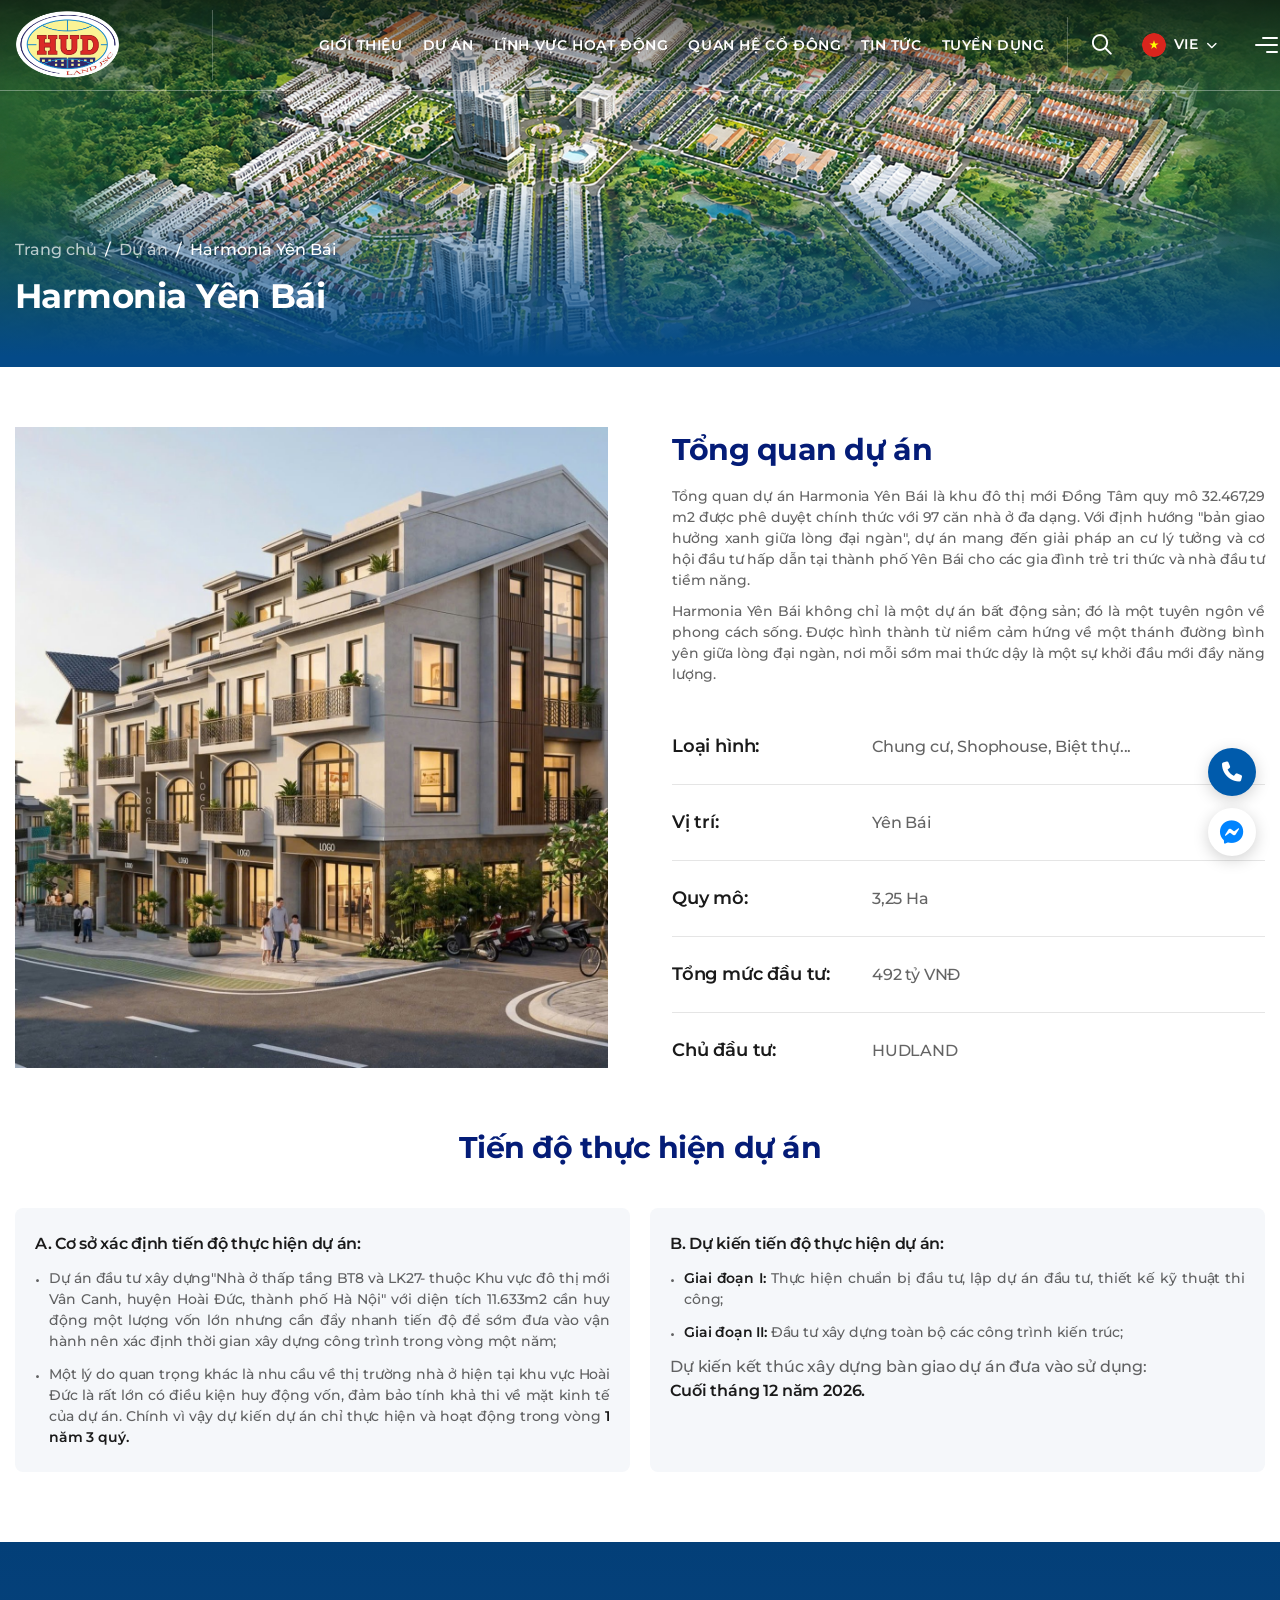
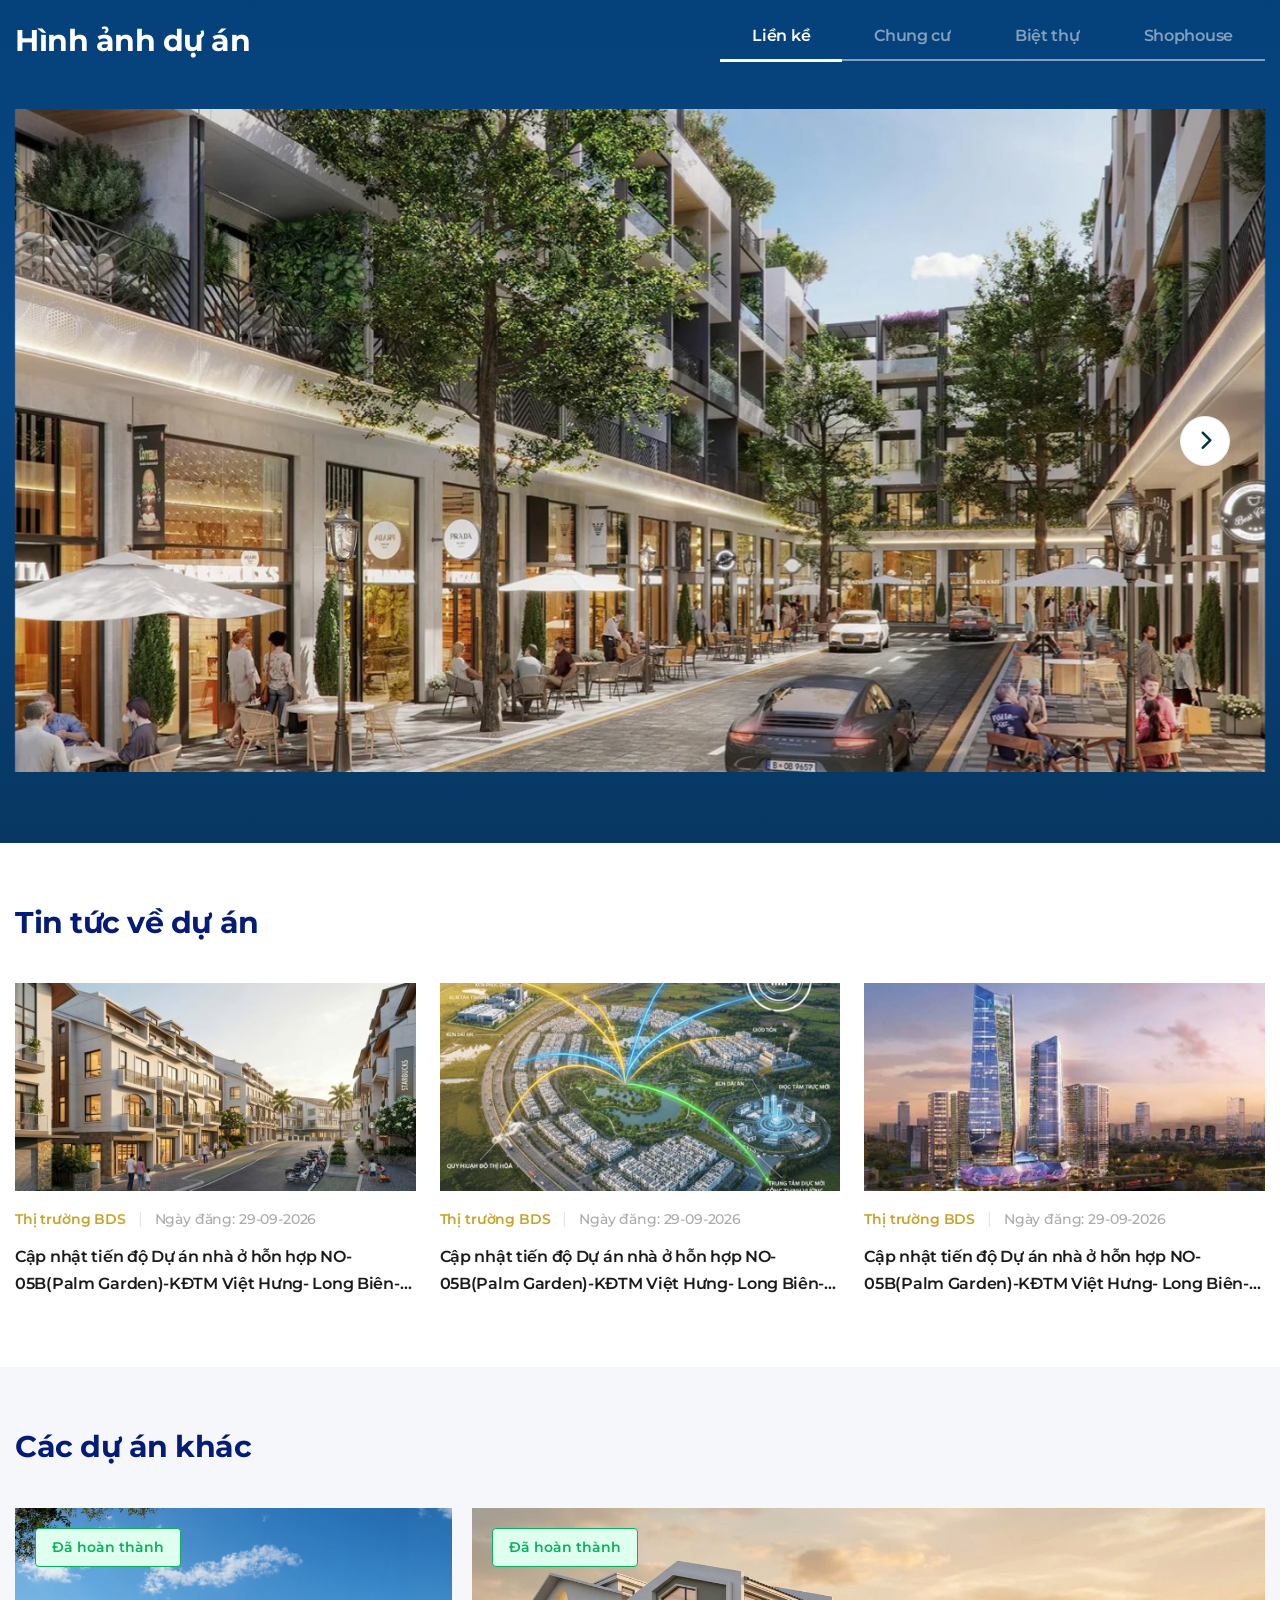
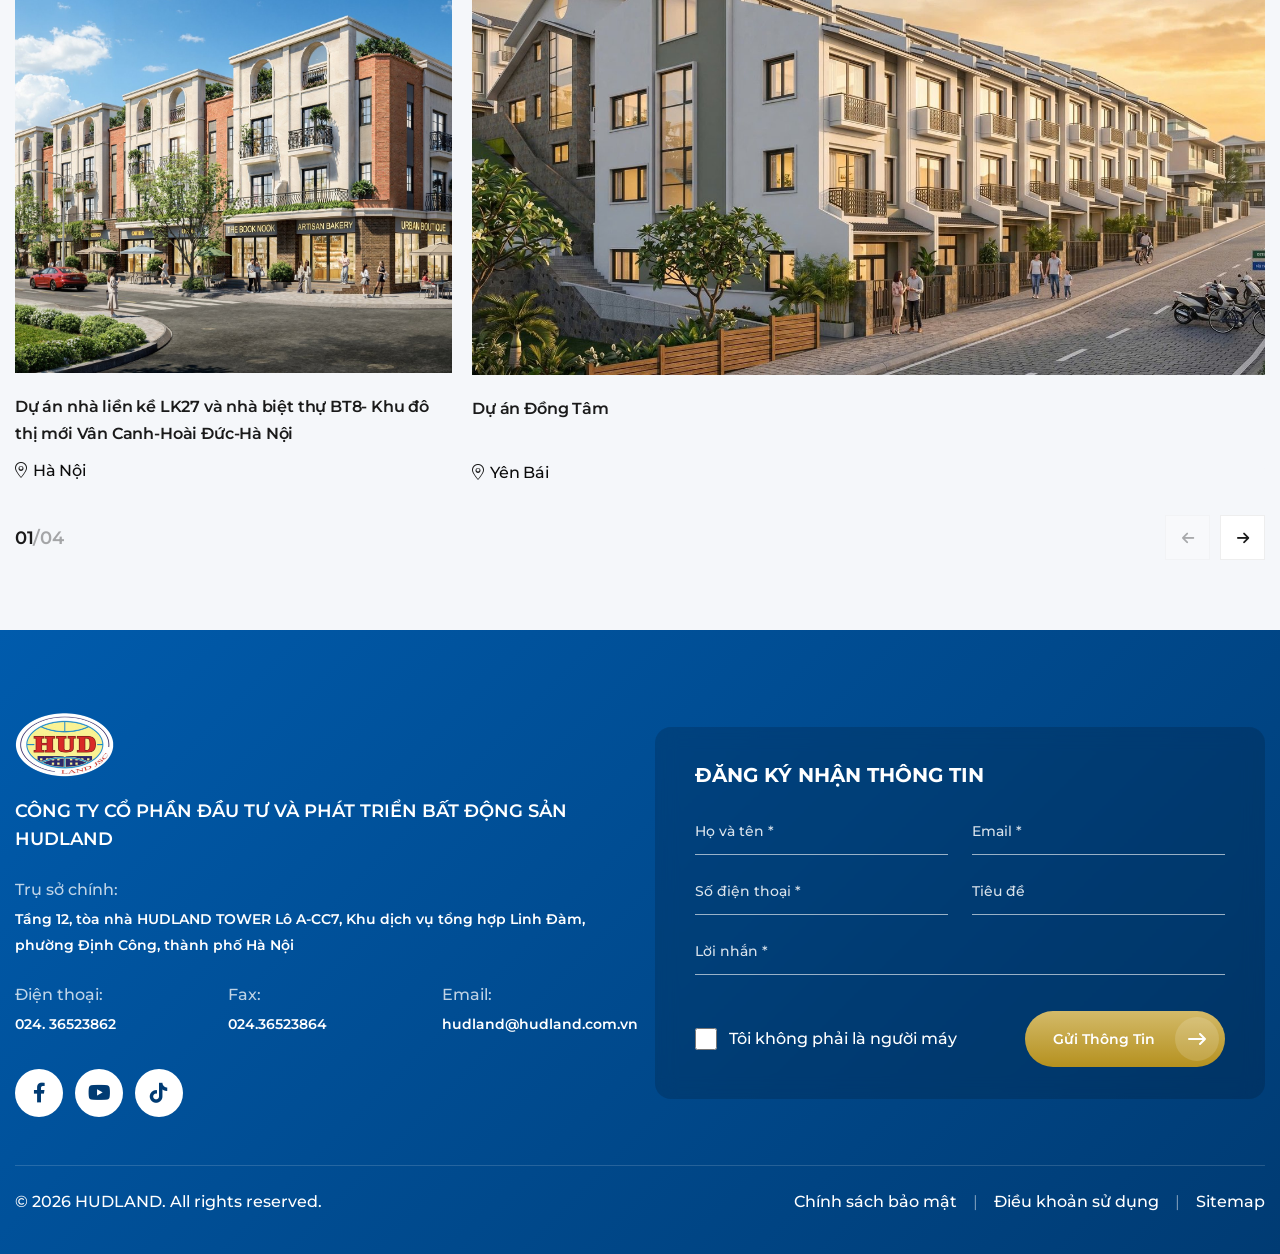
<file: chi-tiet-du-an.html>
<!DOCTYPE html>
<html lang="vi">

<head>
    <meta charset="UTF-8">
    <meta name="viewport" content="width=device-width, initial-scale=1.0">
    <title>Harmonia Yên Bái - HUDLAND JSC</title>
    <link rel="stylesheet" href="./style/bootstrap.min.css">
    <link rel="preconnect" href="https://fonts.googleapis.com">
    <link rel="preconnect" href="https://fonts.gstatic.com" crossorigin>
    <link href="https://fonts.googleapis.com/css2?family=Montserrat:wght@400;500;600;700;800;900&display=swap"
        rel="stylesheet">
    <link rel="stylesheet" href="./style/all.css">
    <link rel="stylesheet" href="./style/style.css">
    <script src="./component/components.js"></script>
</head>

<body>
    <app-header></app-header>

    <div class="page-hero">
        <img src="./image/banner-du-an.jpg" alt="" class="w-100" fetchpriority="high">
        <div class="hero-conent">
            <div class="container">
                <nav aria-label="breadcrumb">
                    <ol class="breadcrumb">
                        <li class="breadcrumb-item"><a href="./index.html">Trang chủ</a></li>
                        <li class="breadcrumb-item"><a href="./du-an.html">Dự án</a></li>
                        <li class="breadcrumb-item active" aria-current="page">Harmonia Yên Bái</li>
                    </ol>
                </nav>
                <h1>Harmonia Yên Bái</h1>
            </div>
        </div>
    </div>

    <div class="project-overview">
        <div class="container">
            <div class="row align-items-center project-overview__row">
                <div class="col-lg-6 project-overview__col-media">
                    <div class="project-overview__media">
                        <img src="./image/project-overview.jpg" alt="Tổng quan dự án Harmonia Yên Bái"
                            class="img-fluid w-100" loading="lazy">
                    </div>
                </div>
                <div class="col-lg-6 project-overview__col-content">
                    <div class="project-overview__content">
                        <h2 class="section-title section-title--normal-case project-overview__title">Tổng quan dự án
                        </h2>
                        <div class="project-overview__text">
                            <p class="project-overview__desc">Tổng quan dự án Harmonia Yên Bái là khu đô thị mới Đồng
                                Tâm quy mô 32.467,29 m2 được phê duyệt chính thức với 97 căn nhà ở đa dạng. Với định
                                hướng "bản giao hưởng xanh giữa lòng đại ngàn", dự án mang đến giải pháp an cư lý tưởng
                                và cơ hội đầu tư hấp dẫn tại thành phố Yên Bái cho các gia đình trẻ tri thức và nhà đầu
                                tư tiềm năng.</p>
                            <p class="project-overview__desc">Harmonia Yên Bái không chỉ là một dự án bất động sản; đó
                                là một tuyên ngôn về phong cách sống. Được hình thành từ niềm cảm hứng về một thánh
                                đường bình yên giữa lòng đại ngàn, nơi mỗi sớm mai thức dậy là một sự khởi đầu mới đầy
                                năng lượng.</p>
                        </div>
                        <div class="project-overview__specs">
                            <div class="project-overview__spec-item">
                                <span class="project-overview__spec-label">Loại hình:</span>
                                <span class="project-overview__spec-value">Chung cư, Shophouse, Biệt thự...</span>
                            </div>
                            <div class="project-overview__spec-item">
                                <span class="project-overview__spec-label">Vị trí:</span>
                                <span class="project-overview__spec-value">Yên Bái</span>
                            </div>
                            <div class="project-overview__spec-item">
                                <span class="project-overview__spec-label">Quy mô:</span>
                                <span class="project-overview__spec-value">3,25 Ha</span>
                            </div>
                            <div class="project-overview__spec-item">
                                <span class="project-overview__spec-label">Tổng mức đầu tư:</span>
                                <span class="project-overview__spec-value">492 tỷ VNĐ</span>
                            </div>
                            <div class="project-overview__spec-item">
                                <span class="project-overview__spec-label">Chủ đầu tư:</span>
                                <span class="project-overview__spec-value">HUDLAND</span>
                            </div>
                        </div>
                    </div>
                </div>
            </div>
        </div>
    </div>

    <div class="project-schedule">
        <div class="container">
            <h2 class="section-title section-title--normal-case text-center project-schedule__title">Tiến độ thực hiện
                dự án</h2>
            <div class="row project-schedule__row">
                <div class="col-lg-6 project-schedule__col">
                    <div class="project-schedule__card">
                        <h3 class="project-schedule__card-title">A. Cơ sở xác định tiến độ thực hiện dự án:</h3>
                        <ul class="project-schedule__list">
                            <li class="project-schedule__item">Dự án đầu tư xây dựng"Nhà ở thấp tầng BT8 và LK27- thuộc
                                Khu vực đô thị mới Vân Canh, huyện Hoài Đức, thành phố Hà Nội" với diện tích 11.633m2
                                cần huy động một lượng vốn lớn nhưng cần đẩy nhanh tiến độ để sớm đưa vào vận hành nên
                                xác định thời gian xây dựng công trình trong vòng một năm;</li>
                            <li class="project-schedule__item">Một lý do quan trọng khác là nhu cầu về thị trường nhà ở
                                hiện tại khu vực Hoài Đức là rất lớn có điều kiện huy động vốn, đảm bảo tính khả thi về
                                mặt kinh tế của dự án. Chính vì vậy dự kiến dự án chỉ thực hiện và hoạt động trong vòng
                                <strong>1 năm 3 quý.</strong>
                            </li>
                        </ul>
                    </div>
                </div>
                <div class="col-lg-6 project-schedule__col">
                    <div class="project-schedule__card">
                        <h3 class="project-schedule__card-title">B. Dự kiến tiến độ thực hiện dự án:</h3>
                        <ul class="project-schedule__list">
                            <li class="project-schedule__item"><strong>Giai đoạn I:</strong> Thực hiện chuẩn bị đầu tư,
                                lập dự án đầu tư, thiết kế kỹ thuật thi công;</li>
                            <li class="project-schedule__item"><strong>Giai đoạn II:</strong> Đầu tư xây dựng toàn bộ
                                các công trình kiến trúc;</li>
                        </ul>
                        <div class="project-schedule__outro">
                            <div>Dự kiến kết thúc xây dựng bàn giao dự án đưa vào sử dụng:</div>
                            <strong>Cuối tháng 12 năm 2026.</strong>
                        </div>
                    </div>
                </div>
            </div>
        </div>
    </div>

    <div class="project-gallery">
        <div class="container">
            <div class="project-gallery__header">
                <h2 class="section-title section-title--light section-title--normal-case project-gallery__title">Hình
                    ảnh dự án</h2>
                <ul class="nav nav-tabs project-gallery__tabs" id="projectGalleryTab" role="tablist">
                    <li class="nav-item" role="presentation">
                        <a class="nav-link active" id="tab-lien-ke-link" data-toggle="tab" href="#tab-lien-ke"
                            role="tab" aria-controls="tab-lien-ke" aria-selected="true">Liền kề</a>
                    </li>
                    <li class="nav-item" role="presentation">
                        <a class="nav-link" id="tab-chung-cu-link" data-toggle="tab" href="#tab-chung-cu" role="tab"
                            aria-controls="tab-chung-cu" aria-selected="false">Chung cư</a>
                    </li>
                    <li class="nav-item" role="presentation">
                        <a class="nav-link" id="tab-biet-thu-link" data-toggle="tab" href="#tab-biet-thu" role="tab"
                            aria-controls="tab-biet-thu" aria-selected="false">Biệt thự</a>
                    </li>
                    <li class="nav-item" role="presentation">
                        <a class="nav-link" id="tab-shophouse-link" data-toggle="tab" href="#tab-shophouse" role="tab"
                            aria-controls="tab-shophouse" aria-selected="false">Shophouse</a>
                    </li>
                </ul>
            </div>
        </div>
        <div class="tab-content project-gallery__tab-content" id="projectGalleryTabContent">
            <div class="tab-pane fade show active" id="tab-lien-ke" role="tabpanel" aria-labelledby="tab-lien-ke-link">
                <div class="project-gallery__slider">
                    <div class="project-gallery__track">
                        <div class="project-gallery__item">
                            <img src="./image/project-gallery-1.jpg" alt="Hình ảnh dự án Harmonia Yên Bái"
                                class="img-fluid w-100 project-gallery__img" loading="lazy">
                        </div>
                        <div class="project-gallery__item">
                            <img src="./image/project-gallery-2.jpg" alt="Hình ảnh dự án Harmonia Yên Bái"
                                class="img-fluid w-100 project-gallery__img" loading="lazy">
                        </div>
                        <div class="project-gallery__item">
                            <img src="./image/project-gallery-3.jpg" alt="Hình ảnh dự án Harmonia Yên Bái"
                                class="img-fluid w-100 project-gallery__img" loading="lazy">
                        </div>
                        <div class="project-gallery__item">
                            <img src="./image/project-gallery-4.jpg" alt="Hình ảnh dự án Harmonia Yên Bái"
                                class="img-fluid w-100 project-gallery__img" loading="lazy">
                        </div>
                        <div class="project-gallery__item">
                            <img src="./image/project-gallery-5.jpg" alt="Hình ảnh dự án Harmonia Yên Bái"
                                class="img-fluid w-100 project-gallery__img" loading="lazy">
                        </div>
                    </div>
                    <div class="project-gallery__nav-wrap">
                        <div class="container project-gallery__nav-container">
                            <a href="javascript:void(0)"
                                class="project-gallery__nav-btn project-gallery__nav-btn--prev project-gallery__nav-btn--disabled"
                                aria-label="Hình ảnh trước">
                                <i class="fas fa-chevron-left"></i>
                            </a>
                            <a href="javascript:void(0)" class="project-gallery__nav-btn project-gallery__nav-btn--next"
                                aria-label="Hình ảnh tiếp theo">
                                <i class="fas fa-chevron-right"></i>
                            </a>
                        </div>
                    </div>
                </div>
            </div>
            <div class="tab-pane fade" id="tab-chung-cu" role="tabpanel" aria-labelledby="tab-chung-cu-link">
                <div class="project-gallery__slider">
                    <div class="project-gallery__track">
                        <div class="project-gallery__item">
                            <img src="./image/project-gallery-1.jpg" alt="Hình ảnh dự án Harmonia Yên Bái"
                                class="img-fluid w-100 project-gallery__img" loading="lazy">
                        </div>
                        <div class="project-gallery__item">
                            <img src="./image/project-gallery-2.jpg" alt="Hình ảnh dự án Harmonia Yên Bái"
                                class="img-fluid w-100 project-gallery__img" loading="lazy">
                        </div>
                        <div class="project-gallery__item">
                            <img src="./image/project-gallery-3.jpg" alt="Hình ảnh dự án Harmonia Yên Bái"
                                class="img-fluid w-100 project-gallery__img" loading="lazy">
                        </div>
                        <div class="project-gallery__item">
                            <img src="./image/project-gallery-4.jpg" alt="Hình ảnh dự án Harmonia Yên Bái"
                                class="img-fluid w-100 project-gallery__img" loading="lazy">
                        </div>
                        <div class="project-gallery__item">
                            <img src="./image/project-gallery-5.jpg" alt="Hình ảnh dự án Harmonia Yên Bái"
                                class="img-fluid w-100 project-gallery__img" loading="lazy">
                        </div>
                    </div>
                    <div class="project-gallery__nav-wrap">
                        <div class="container project-gallery__nav-container">
                            <a href="javascript:void(0)"
                                class="project-gallery__nav-btn project-gallery__nav-btn--prev project-gallery__nav-btn--disabled"
                                aria-label="Hình ảnh trước">
                                <i class="fas fa-chevron-left"></i>
                            </a>
                            <a href="javascript:void(0)" class="project-gallery__nav-btn project-gallery__nav-btn--next"
                                aria-label="Hình ảnh tiếp theo">
                                <i class="fas fa-chevron-right"></i>
                            </a>
                        </div>
                    </div>
                </div>
            </div>
            <div class="tab-pane fade" id="tab-biet-thu" role="tabpanel" aria-labelledby="tab-biet-thu-link">
                <div class="project-gallery__slider">
                    <div class="project-gallery__track">
                        <div class="project-gallery__item">
                            <img src="./image/project-gallery-1.jpg" alt="Hình ảnh dự án Harmonia Yên Bái"
                                class="img-fluid w-100 project-gallery__img" loading="lazy">
                        </div>
                        <div class="project-gallery__item">
                            <img src="./image/project-gallery-2.jpg" alt="Hình ảnh dự án Harmonia Yên Bái"
                                class="img-fluid w-100 project-gallery__img" loading="lazy">
                        </div>
                        <div class="project-gallery__item">
                            <img src="./image/project-gallery-3.jpg" alt="Hình ảnh dự án Harmonia Yên Bái"
                                class="img-fluid w-100 project-gallery__img" loading="lazy">
                        </div>
                        <div class="project-gallery__item">
                            <img src="./image/project-gallery-4.jpg" alt="Hình ảnh dự án Harmonia Yên Bái"
                                class="img-fluid w-100 project-gallery__img" loading="lazy">
                        </div>
                        <div class="project-gallery__item">
                            <img src="./image/project-gallery-5.jpg" alt="Hình ảnh dự án Harmonia Yên Bái"
                                class="img-fluid w-100 project-gallery__img" loading="lazy">
                        </div>
                    </div>
                    <div class="project-gallery__nav-wrap">
                        <div class="container project-gallery__nav-container">
                            <a href="javascript:void(0)"
                                class="project-gallery__nav-btn project-gallery__nav-btn--prev project-gallery__nav-btn--disabled"
                                aria-label="Hình ảnh trước">
                                <i class="fas fa-chevron-left"></i>
                            </a>
                            <a href="javascript:void(0)" class="project-gallery__nav-btn project-gallery__nav-btn--next"
                                aria-label="Hình ảnh tiếp theo">
                                <i class="fas fa-chevron-right"></i>
                            </a>
                        </div>
                    </div>
                </div>
            </div>
            <div class="tab-pane fade" id="tab-shophouse" role="tabpanel" aria-labelledby="tab-shophouse-link">
                <div class="project-gallery__slider">
                    <div class="project-gallery__track">
                        <div class="project-gallery__item">
                            <img src="./image/project-gallery-1.jpg" alt="Hình ảnh dự án Harmonia Yên Bái"
                                class="img-fluid w-100 project-gallery__img" loading="lazy">
                        </div>
                        <div class="project-gallery__item">
                            <img src="./image/project-gallery-2.jpg" alt="Hình ảnh dự án Harmonia Yên Bái"
                                class="img-fluid w-100 project-gallery__img" loading="lazy">
                        </div>
                        <div class="project-gallery__item">
                            <img src="./image/project-gallery-3.jpg" alt="Hình ảnh dự án Harmonia Yên Bái"
                                class="img-fluid w-100 project-gallery__img" loading="lazy">
                        </div>
                        <div class="project-gallery__item">
                            <img src="./image/project-gallery-4.jpg" alt="Hình ảnh dự án Harmonia Yên Bái"
                                class="img-fluid w-100 project-gallery__img" loading="lazy">
                        </div>
                        <div class="project-gallery__item">
                            <img src="./image/project-gallery-5.jpg" alt="Hình ảnh dự án Harmonia Yên Bái"
                                class="img-fluid w-100 project-gallery__img" loading="lazy">
                        </div>
                    </div>
                    <div class="project-gallery__nav-wrap">
                        <div class="container project-gallery__nav-container">
                            <a href="javascript:void(0)"
                                class="project-gallery__nav-btn project-gallery__nav-btn--prev project-gallery__nav-btn--disabled"
                                aria-label="Hình ảnh trước">
                                <i class="fas fa-chevron-left"></i>
                            </a>
                            <a href="javascript:void(0)" class="project-gallery__nav-btn project-gallery__nav-btn--next"
                                aria-label="Hình ảnh tiếp theo">
                                <i class="fas fa-chevron-right"></i>
                            </a>
                        </div>
                    </div>
                </div>
            </div>
        </div>
    </div>

    <div class="project-news">
        <div class="container">
            <h2 class="section-title section-title--normal-case project-news__title">Tin tức về dự án</h2>
            <div class="row project-news__row">
                <div class="col-lg-4 col-md-6 project-news__col">
                    <article class="news-card news-card--lg">
                        <a href="./chi-tiet-tin.html" class="news-card__media">
                            <img src="./image/project-news-1.jpg"
                                alt="Cập nhật tiến độ Dự án nhà ở hỗn hợp NO-05B(Palm Garden)-KĐTM Việt Hưng- Long Biên- Hà Nội tháng 10/2026"
                                class="news-card__img img-fluid w-100" loading="lazy">
                        </a>
                        <div class="news-card__body">
                            <div class="news-card__meta">
                                <span class="news-card__tag">Thị trường BDS</span>
                                <span class="news-card__sep" aria-hidden="true">|</span>
                                <span class="news-card__date">Ngày đăng: 29-09-2026</span>
                            </div>
                            <h3 class="news-card__title">
                                <a href="./chi-tiet-tin.html">Cập nhật tiến độ Dự án nhà ở hỗn hợp NO-05B(Palm Garden)-KĐTM
                                    Việt Hưng- Long Biên- Hà Nội tháng 10/2026</a>
                            </h3>
                        </div>
                    </article>
                </div>
                <div class="col-lg-4 col-md-6 project-news__col">
                    <article class="news-card news-card--lg">
                        <a href="./chi-tiet-tin.html" class="news-card__media">
                            <img src="./image/project-news-2.jpg"
                                alt="Cập nhật tiến độ Dự án nhà ở hỗn hợp NO-05B(Palm Garden)-KĐTM Việt Hưng- Long Biên- Hà Nội tháng 9/2026"
                                class="news-card__img img-fluid w-100" loading="lazy">
                        </a>
                        <div class="news-card__body">
                            <div class="news-card__meta">
                                <span class="news-card__tag">Thị trường BDS</span>
                                <span class="news-card__sep" aria-hidden="true">|</span>
                                <span class="news-card__date">Ngày đăng: 29-09-2026</span>
                            </div>
                            <h3 class="news-card__title">
                                <a href="./chi-tiet-tin.html">Cập nhật tiến độ Dự án nhà ở hỗn hợp NO-05B(Palm Garden)-KĐTM
                                    Việt Hưng- Long Biên- Hà Nội tháng 9/2026</a>
                            </h3>
                        </div>
                    </article>
                </div>
                <div class="col-lg-4 col-md-6 project-news__col">
                    <article class="news-card news-card--lg">
                        <a href="./chi-tiet-tin.html" class="news-card__media">
                            <img src="./image/project-news-3.jpg"
                                alt="Cập nhật tiến độ Dự án nhà ở hỗn hợp NO-05B(Palm Garden)-KĐTM Việt Hưng- Long Biên- Hà Nội tháng 8/2026"
                                class="news-card__img img-fluid w-100" loading="lazy">
                        </a>
                        <div class="news-card__body">
                            <div class="news-card__meta">
                                <span class="news-card__tag">Thị trường BDS</span>
                                <span class="news-card__sep" aria-hidden="true">|</span>
                                <span class="news-card__date">Ngày đăng: 29-09-2026</span>
                            </div>
                            <h3 class="news-card__title">
                                <a href="./chi-tiet-tin.html">Cập nhật tiến độ Dự án nhà ở hỗn hợp NO-05B(Palm Garden)-KĐTM
                                    Việt Hưng- Long Biên- Hà Nội tháng 8/2026</a>
                            </h3>
                        </div>
                    </article>
                </div>
            </div>
        </div>
    </div>

    <div class="other-projects">
        <div class="container">
            <h2 class="section-title section-title--normal-case other-projects__title">Các dự án khác</h2>
            <div class="other-projects__slider">
                <div class="other-projects__track">
                    <div class="other-projects__slide">
                        <div class="row projects-row">
                            <div class="col-12 col-lg-4 projects-col--small">
                                <div class="project-card">
                                    <a href="./chi-tiet-du-an.html" class="project-card__media">
                                        <span class="project-card__badge project-card__badge--completed">Đã hoàn
                                            thành</span>
                                        <img src="./image/other-project-1.jpg" alt="Dự án Bình Giang - Hải Dương"
                                            class="project-card__img img-fluid w-100" loading="lazy">
                                    </a>
                                    <div class="project-card__body">
                                        <h3 class="project-card__title">
                                            <a href="./chi-tiet-du-an.html">Dự án nhà liền kề LK27 và nhà biệt thự BT8-
                                                Khu đô thị mới Vân Canh-Hoài Đức-Hà Nội</a>
                                        </h3>
                                        <div class="project-card__location">
                                            <span class="project-card__location-icon" aria-hidden="true">
                                                <i class="fa-sharp fa-light fa-location-dot"></i>
                                            </span>
                                            <span class="project-card__location-text">Hà Nội</span>
                                        </div>
                                    </div>
                                </div>
                            </div>
                            <div class="col-12 col-lg-8 projects-col--large">
                                <div class="project-card">
                                    <a href="./chi-tiet-du-an.html" class="project-card__media">
                                        <span class="project-card__badge project-card__badge--completed">Đã hoàn
                                            thành</span>
                                        <img src="./image/other-project-2.jpg" alt="Dự án Đồng Tâm"
                                            class="project-card__img img-fluid w-100" loading="lazy">
                                    </a>
                                    <div class="project-card__body">
                                        <h3 class="project-card__title">
                                            <a href="./chi-tiet-du-an.html">Dự án Đồng Tâm</a>
                                        </h3>
                                        <div class="project-card__location">
                                            <span class="project-card__location-icon" aria-hidden="true">
                                                <i class="fa-sharp fa-light fa-location-dot"></i>
                                            </span>
                                            <span class="project-card__location-text">Yên Bái</span>
                                        </div>
                                    </div>
                                </div>
                            </div>
                        </div>
                    </div>
                    <div class="other-projects__slide">
                        <div class="row projects-row">
                            <div class="col-12 col-lg-4 projects-col--small">
                                <div class="project-card">
                                    <a href="./chi-tiet-du-an.html" class="project-card__media">
                                        <span class="project-card__badge project-card__badge--completed">Đã hoàn
                                            thành</span>
                                        <img src="./image/other-project-3.jpg" alt="Dự án Phúc Xuyên – Niềm xá-Bắc Ninh"
                                            class="project-card__img img-fluid w-100" loading="lazy">
                                    </a>
                                    <div class="project-card__body">
                                        <h3 class="project-card__title">
                                            <a href="./chi-tiet-du-an.html">Dự án Phúc Xuyên – Niềm xá-Bắc Ninh</a>
                                        </h3>
                                        <div class="project-card__location">
                                            <span class="project-card__location-icon" aria-hidden="true">
                                                <i class="fa-sharp fa-light fa-location-dot"></i>
                                            </span>
                                            <span class="project-card__location-text">Bắc Ninh</span>
                                        </div>
                                    </div>
                                </div>
                            </div>
                            <div class="col-12 col-lg-8 projects-col--large">
                                <div class="project-card">
                                    <a href="./chi-tiet-du-an.html" class="project-card__media">
                                        <span class="project-card__badge project-card__badge--completed">Đã hoàn
                                            thành</span>
                                        <img src="./image/other-project-4.jpg"
                                            alt="Dự án nhà liền kề LK27 và nhà biệt thự BT8- Khu đô thị mới Vân Canh-Hoài Đức-Hà Nội"
                                            class="project-card__img img-fluid w-100" loading="lazy">
                                    </a>
                                    <div class="project-card__body">
                                        <h3 class="project-card__title">
                                            <a href="./chi-tiet-du-an.html">Dự án nhà liền kề LK27 và nhà biệt thự BT8-
                                                Khu đô thị mới Vân Canh-Hoài Đức-Hà Nội</a>
                                        </h3>
                                        <div class="project-card__location">
                                            <span class="project-card__location-icon" aria-hidden="true">
                                                <i class="fa-sharp fa-light fa-location-dot"></i>
                                            </span>
                                            <span class="project-card__location-text">Hà Nội</span>
                                        </div>
                                    </div>
                                </div>
                            </div>
                        </div>
                    </div>
                    <div class="other-projects__slide">
                        <div class="row projects-row">
                            <div class="col-12 col-lg-4 projects-col--small">
                                <div class="project-card">
                                    <a href="./chi-tiet-du-an.html" class="project-card__media">
                                        <span class="project-card__badge project-card__badge--completed">Đã hoàn
                                            thành</span>
                                        <img src="./image/other-project-5.jpg"
                                            alt="Dự án chung cư cao tầng CT17(Green House)"
                                            class="project-card__img img-fluid w-100" loading="lazy">
                                    </a>
                                    <div class="project-card__body">
                                        <h3 class="project-card__title">
                                            <a href="./chi-tiet-du-an.html">Dự án chung cư cao tầng CT17(Green House)</a>
                                        </h3>
                                        <div class="project-card__location">
                                            <span class="project-card__location-icon" aria-hidden="true">
                                                <i class="fa-sharp fa-light fa-location-dot"></i>
                                            </span>
                                            <span class="project-card__location-text">Hà Nội</span>
                                        </div>
                                    </div>
                                </div>
                            </div>
                            <div class="col-12 col-lg-8 projects-col--large">
                                <div class="project-card">
                                    <a href="./chi-tiet-du-an.html" class="project-card__media">
                                        <span class="project-card__badge project-card__badge--pending">Chưa tiến
                                            hành</span>
                                        <img src="./image/other-project-6.jpg"
                                            alt="Dự án nhà ở hỗn hợp NO-05B(Palm Garden)"
                                            class="project-card__img img-fluid w-100" loading="lazy">
                                    </a>
                                    <div class="project-card__body">
                                        <h3 class="project-card__title">
                                            <a href="./chi-tiet-du-an.html">Dự án nhà ở hỗn hợp NO-05B(Palm Garden)</a>
                                        </h3>
                                        <div class="project-card__location">
                                            <span class="project-card__location-icon" aria-hidden="true">
                                                <i class="fa-sharp fa-light fa-location-dot"></i>
                                            </span>
                                            <span class="project-card__location-text">Hà Nội</span>
                                        </div>
                                    </div>
                                </div>
                            </div>
                        </div>
                    </div>
                    <div class="other-projects__slide">
                        <div class="row projects-row">
                            <div class="col-12 col-lg-4 projects-col--small">
                                <div class="project-card">
                                    <a href="./chi-tiet-du-an.html" class="project-card__media">
                                        <span class="project-card__badge project-card__badge--ongoing">Đang tiến
                                            hành</span>
                                        <img src="./image/other-project-7.jpg"
                                            alt="Dự án Khu B kđt mới đường Lê Thái tổ Bắc Ninh- Nhà ở xã hội"
                                            class="project-card__img img-fluid w-100" loading="lazy">
                                    </a>
                                    <div class="project-card__body">
                                        <h3 class="project-card__title">
                                            <a href="./chi-tiet-du-an.html">Dự án Khu B kđt mới đường Lê Thái tổ Bắc Ninh-
                                                Nhà ở xã hội</a>
                                        </h3>
                                        <div class="project-card__location">
                                            <span class="project-card__location-icon" aria-hidden="true">
                                                <i class="fa-sharp fa-light fa-location-dot"></i>
                                            </span>
                                            <span class="project-card__location-text">Bắc Ninh</span>
                                        </div>
                                    </div>
                                </div>
                            </div>
                            <div class="col-12 col-lg-8 projects-col--large">
                                <div class="project-card">
                                    <a href="./chi-tiet-du-an.html" class="project-card__media">
                                        <span class="project-card__badge project-card__badge--completed">Đã hoàn
                                            thành</span>
                                        <img src="./image/other-project-8.jpg"
                                            alt="Dự án nhà liên kế và nhà biệt thự Khu A- Khu đô thị mới Lê Thái Tổ"
                                            class="project-card__img img-fluid w-100" loading="lazy">
                                    </a>
                                    <div class="project-card__body">
                                        <h3 class="project-card__title">
                                            <a href="./chi-tiet-du-an.html">Dự án nhà liên kế và nhà biệt thự Khu A- Khu
                                                đô thị mới Lê Thái Tổ</a>
                                        </h3>
                                        <div class="project-card__location">
                                            <span class="project-card__location-icon" aria-hidden="true">
                                                <i class="fa-sharp fa-light fa-location-dot"></i>
                                            </span>
                                            <span class="project-card__location-text">Bắc Ninh</span>
                                        </div>
                                    </div>
                                </div>
                            </div>
                        </div>
                    </div>
                </div>
            </div>
            <div class="other-projects__controls">
                <div class="other-projects__counter">
                    <span class="other-projects__current">01</span><span class="other-projects__total">/04</span>
                </div>
                <div class="other-projects__nav">
                    <a href="javascript:void(0)" class="other-projects__btn other-projects__btn--prev" role="button"
                        aria-label="Slide trước">
                        <i class="fas fa-arrow-left"></i>
                    </a>
                    <a href="javascript:void(0)" class="other-projects__btn other-projects__btn--next" role="button"
                        aria-label="Slide tiếp theo">
                        <i class="fas fa-arrow-right"></i>
                    </a>
                </div>
            </div>
        </div>
    </div>

    <app-footer></app-footer>

    <script src="./js/jquery.min.js"></script>
    <script src="./js/bootstrap.bundle.min.js"></script>
    <script src="./js/jquery.waypoints.min.js"></script>
    <script src="./js/jquery.counterup.min.js"></script>
    <script src="./js/main.js"></script>
</body>

</html>
</file>
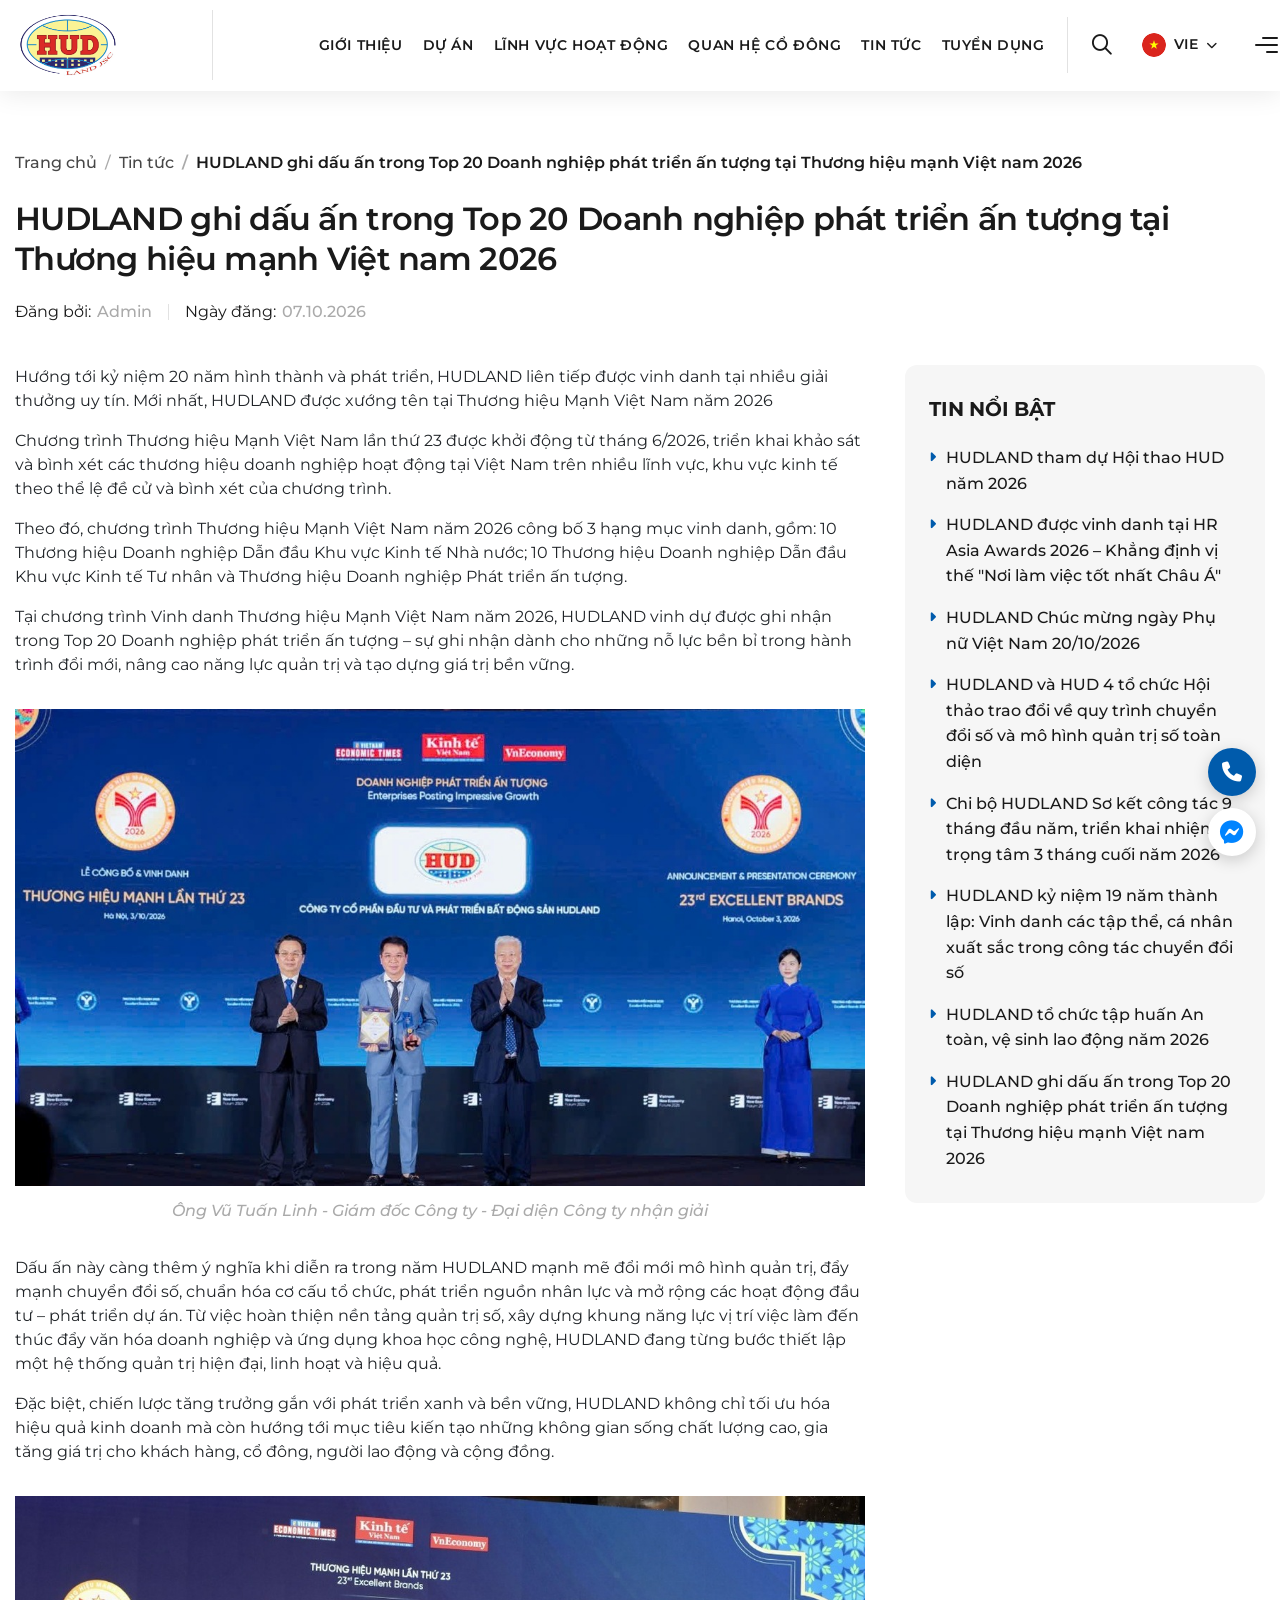
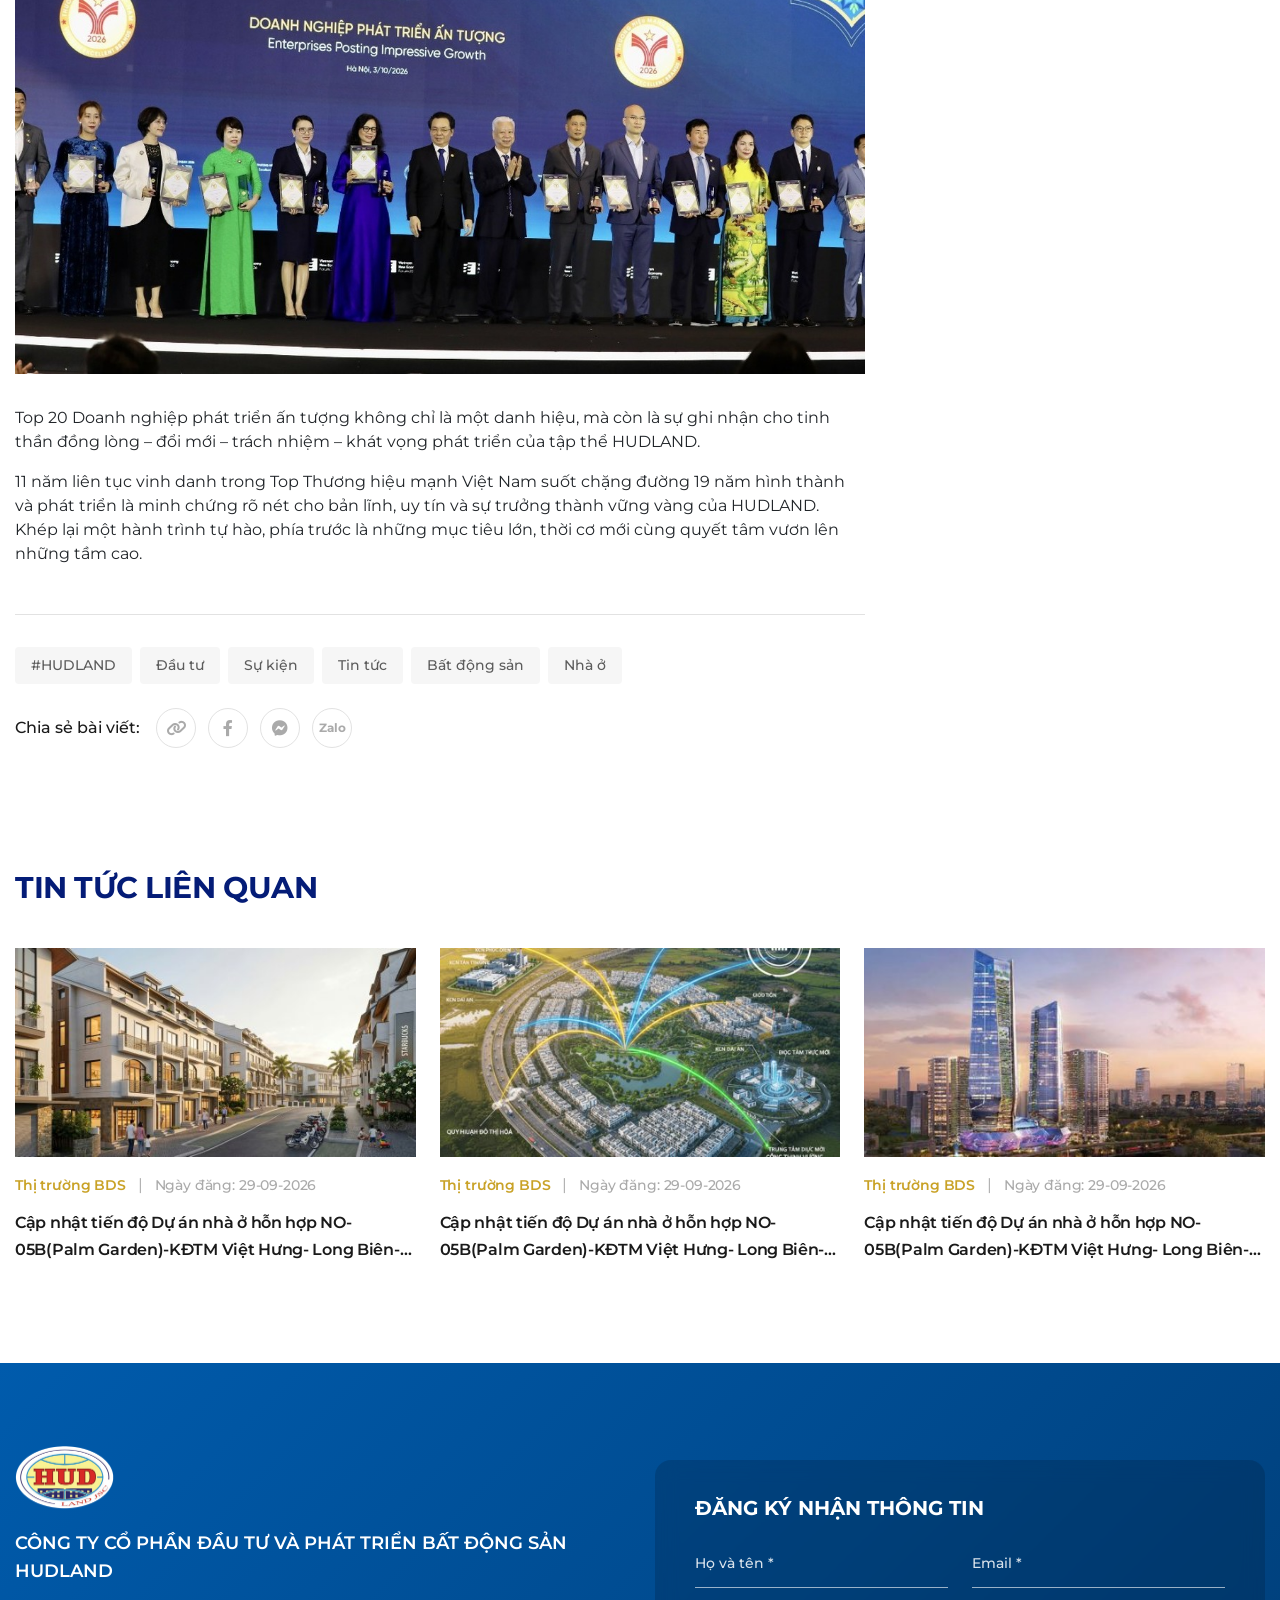
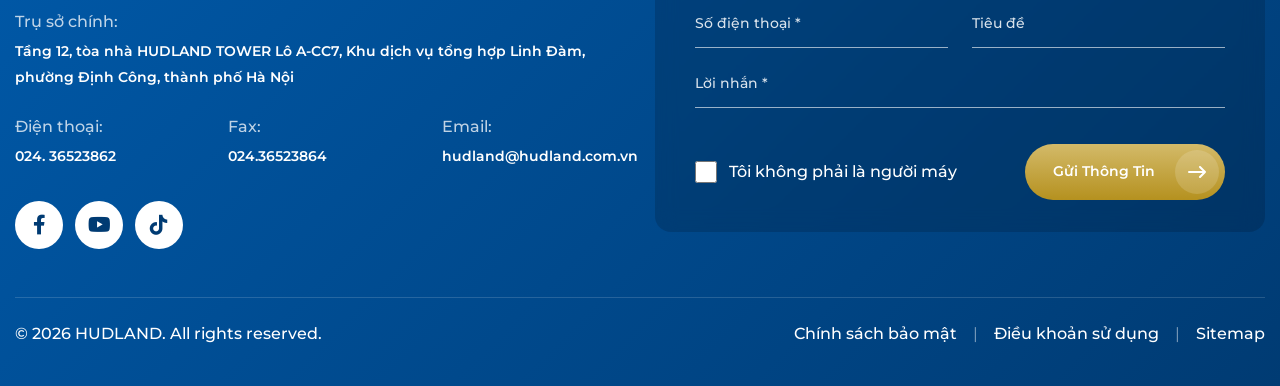
<file: chi-tiet-tin.html>
<!DOCTYPE html>
<html lang="vi">

<head>
    <meta charset="UTF-8">
    <meta name="viewport" content="width=device-width, initial-scale=1.0">
    <title>HUDLAND ghi dấu ấn trong Top 20 Doanh nghiệp phát triển ấn tượng tại Thương hiệu mạnh Việt nam 2026 - HUDLAND
        JSC</title>
    <meta name="description"
        content="Hướng tới kỷ niệm 20 năm hình thành và phát triển, HUDLAND liên tiếp được vinh danh tại nhiều giải thưởng uy tín. Mới nhất, HUDLAND được xướng tên tại Thương hiệu Mạnh Việt Nam năm 2026.">
    <link rel="stylesheet" href="./style/bootstrap.min.css">
    <link rel="preconnect" href="https://fonts.googleapis.com">
    <link rel="preconnect" href="https://fonts.gstatic.com" crossorigin>
    <link href="https://fonts.googleapis.com/css2?family=Montserrat:wght@400;500;600;700;800;900&display=swap"
        rel="stylesheet">
    <link rel="stylesheet" href="./style/all.css">
    <link rel="stylesheet" href="./style/style.css">
    <script src="./component/components.js"></script>
</head>

<body>
    <app-header theme="light"></app-header>

    <main class="news-detail-page">
        <div class="news-detail">
            <div class="container">
                <nav aria-label="breadcrumb">
                    <ol class="breadcrumb breadcrumb--page">
                        <li class="breadcrumb-item"><a href="./index.html">Trang chủ</a></li>
                        <li class="breadcrumb-item"><a href="./tin-tuc.html">Tin tức</a></li>
                        <li class="breadcrumb-item active" aria-current="page">HUDLAND ghi dấu ấn trong Top 20 Doanh
                            nghiệp phát triển ấn tượng tại Thương hiệu mạnh Việt nam 2026</li>
                    </ol>
                </nav>

                <h1 class="news-detail__title">HUDLAND ghi dấu ấn trong Top 20 Doanh nghiệp phát triển ấn tượng tại
                    Thương hiệu mạnh Việt nam 2026</h1>

                <div class="news-detail__meta">
                    <div class="news-detail__meta-item">
                        <span class="news-detail__meta-label">Đăng bởi:</span>
                        <span class="news-detail__meta-val">Admin</span>
                    </div>
                    <span class="news-detail__meta-sep" aria-hidden="true"></span>
                    <div class="news-detail__meta-item">
                        <span class="news-detail__meta-label">Ngày đăng:</span>
                        <span class="news-detail__meta-val">07.10.2026</span>
                    </div>
                </div>

                <div class="news-detail__layout">
                    <article class="body-content">
                        <p class="news-detail__lead">Hướng tới kỷ niệm 20 năm hình thành và phát triển, HUDLAND liên
                            tiếp được vinh danh tại nhiều giải thưởng uy tín. Mới nhất, HUDLAND được xướng tên tại
                            Thương hiệu Mạnh Việt Nam năm 2026</p>

                        <p class="news-detail__text">Chương trình Thương hiệu Mạnh Việt Nam lần thứ 23 được khởi động từ
                            tháng 6/2026, triển khai khảo sát và bình xét các thương hiệu doanh nghiệp hoạt động tại
                            Việt Nam trên nhiều lĩnh vực, khu vực kinh tế theo thể lệ đề cử và bình xét của chương
                            trình.</p>

                        <p class="news-detail__text">Theo đó, chương trình Thương hiệu Mạnh Việt Nam năm 2026 công bố 3
                            hạng mục vinh danh, gồm: 10 Thương hiệu Doanh nghiệp Dẫn đầu Khu vực Kinh tế Nhà nước; 10
                            Thương hiệu Doanh nghiệp Dẫn đầu Khu vực Kinh tế Tư nhân và Thương hiệu Doanh nghiệp Phát
                            triển ấn tượng.</p>

                        <p class="news-detail__text">Tại chương trình Vinh danh Thương hiệu Mạnh Việt Nam năm 2026,
                            HUDLAND vinh dự được ghi nhận trong Top 20 Doanh nghiệp phát triển ấn tượng – sự ghi nhận
                            dành cho những nỗ lực bền bỉ trong hành trình đổi mới, nâng cao năng lực quản trị và tạo
                            dựng giá trị bền vững.</p>

                        <figure class="news-detail__figure">
                            <img src="./image/news-detail-1.jpg"
                                alt="Ông Vũ Tuấn Linh - Giám đốc Công ty - Đại diện Công ty nhận giải"
                                class="news-detail__img img-fluid w-100" loading="lazy">
                            <figcaption class="news-detail__caption">Ông Vũ Tuấn Linh - Giám đốc Công ty - Đại diện Công
                                ty nhận giải</figcaption>
                        </figure>

                        <p class="news-detail__text">Dấu ấn này càng thêm ý nghĩa khi diễn ra trong năm HUDLAND mạnh mẽ
                            đổi mới mô hình quản trị, đẩy mạnh chuyển đổi số, chuẩn hóa cơ cấu tổ chức, phát triển nguồn
                            nhân lực và mở rộng các hoạt động đầu tư – phát triển dự án. Từ việc hoàn thiện nền tảng
                            quản trị số, xây dựng khung năng lực vị trí việc làm đến thúc đẩy văn hóa doanh nghiệp và
                            ứng dụng khoa học công nghệ, HUDLAND đang từng bước thiết lập một hệ thống quản trị hiện
                            đại, linh hoạt và hiệu quả.</p>

                        <p class="news-detail__text">Đặc biệt, chiến lược tăng trưởng gắn với phát triển xanh và bền
                            vững, HUDLAND không chỉ tối ưu hóa hiệu quả kinh doanh mà còn hướng tới mục tiêu kiến tạo
                            những không gian sống chất lượng cao, gia tăng giá trị cho khách hàng, cổ đông, người lao
                            động và cộng đồng.</p>

                        <figure class="news-detail__figure">
                            <img src="./image/news-detail-2.jpg"
                                alt="HUDLAND được vinh danh tại Thương hiệu Mạnh Việt Nam năm 2026"
                                class="news-detail__img img-fluid w-100" loading="lazy">
                        </figure>

                        <p class="news-detail__text">Top 20 Doanh nghiệp phát triển ấn tượng không chỉ là một danh hiệu,
                            mà còn là sự ghi nhận cho tinh thần đồng lòng – đổi mới – trách nhiệm – khát vọng phát triển
                            của tập thể HUDLAND.</p>

                        <p class="news-detail__text">11 năm liên tục vinh danh trong Top Thương hiệu mạnh Việt Nam suốt
                            chặng đường 19 năm hình thành và phát triển là minh chứng rõ nét cho bản lĩnh, uy tín và sự
                            trưởng thành vững vàng của HUDLAND. Khép lại một hành trình tự hào, phía trước là những mục
                            tiêu lớn, thời cơ mới cùng quyết tâm vươn lên những tầm cao.</p>

                        <div class="news-detail__footer">
                            <div class="news-detail__tags">
                                <a href="javascript:void(0)" class="news-detail__tag">#HUDLAND</a>
                                <a href="javascript:void(0)" class="news-detail__tag">Đầu tư</a>
                                <a href="javascript:void(0)" class="news-detail__tag">Sự kiện</a>
                                <a href="javascript:void(0)" class="news-detail__tag">Tin tức</a>
                                <a href="javascript:void(0)" class="news-detail__tag">Bất động sản</a>
                                <a href="javascript:void(0)" class="news-detail__tag">Nhà ở</a>
                            </div>

                            <div class="news-detail__share">
                                <span class="news-detail__share-title">Chia sẻ bài viết:</span>
                                <div class="news-detail__share-links">
                                    <a href="javascript:void(0)" class="news-detail__share-btn"
                                        aria-label="Sao chép liên kết">
                                        <i class="fa-solid fa-link" aria-hidden="true"></i>
                                    </a>
                                    <a href="https://facebook.com/sharer/sharer.php" target="_blank" rel="noopener"
                                        class="news-detail__share-btn" aria-label="Chia sẻ lên Facebook">
                                        <i class="fa-brands fa-facebook-f" aria-hidden="true"></i>
                                    </a>
                                    <a href="https://m.me" target="_blank" rel="noopener" class="news-detail__share-btn"
                                        aria-label="Chia sẻ qua Messenger">
                                        <i class="fa-brands fa-facebook-messenger" aria-hidden="true"></i>
                                    </a>
                                    <a href="https://chat.zalo.me" target="_blank" rel="noopener"
                                        class="news-detail__share-btn" aria-label="Chia sẻ qua Zalo">
                                        <span class="news-detail__share-zalo">Zalo</span>
                                    </a>
                                </div>
                            </div>
                        </div>
                    </article>

                    <aside class="news-detail__sidebar">
                        <div class="news-sidebar">
                            <h2 class="news-sidebar__title">TIN NỔI BẬT</h2>
                            <ul class="news-sidebar__list">
                                <li class="news-sidebar__item">
                                    <a href="./chi-tiet-tin.html" class="news-sidebar__link">
                                        <i class="fa-solid fa-caret-right news-sidebar__icon" aria-hidden="true"></i>
                                        <span class="news-sidebar__text">HUDLAND tham dự Hội thao HUD năm 2026</span>
                                    </a>
                                </li>
                                <li class="news-sidebar__item">
                                    <a href="./chi-tiet-tin.html" class="news-sidebar__link">
                                        <i class="fa-solid fa-caret-right news-sidebar__icon" aria-hidden="true"></i>
                                        <span class="news-sidebar__text">HUDLAND được vinh danh tại HR Asia Awards 2026
                                            – Khẳng định vị thế &quot;Nơi làm việc tốt nhất Châu Á&quot;</span>
                                    </a>
                                </li>
                                <li class="news-sidebar__item">
                                    <a href="./chi-tiet-tin.html" class="news-sidebar__link">
                                        <i class="fa-solid fa-caret-right news-sidebar__icon" aria-hidden="true"></i>
                                        <span class="news-sidebar__text">HUDLAND Chúc mừng ngày Phụ nữ Việt Nam
                                            20/10/2026</span>
                                    </a>
                                </li>
                                <li class="news-sidebar__item">
                                    <a href="./chi-tiet-tin.html" class="news-sidebar__link">
                                        <i class="fa-solid fa-caret-right news-sidebar__icon" aria-hidden="true"></i>
                                        <span class="news-sidebar__text">HUDLAND và HUD 4 tổ chức Hội thảo trao đổi về
                                            quy trình chuyển đổi số và mô hình quản trị số toàn diện</span>
                                    </a>
                                </li>
                                <li class="news-sidebar__item">
                                    <a href="./chi-tiet-tin.html" class="news-sidebar__link">
                                        <i class="fa-solid fa-caret-right news-sidebar__icon" aria-hidden="true"></i>
                                        <span class="news-sidebar__text">Chi bộ HUDLAND Sơ kết công tác 9 tháng đầu năm,
                                            triển khai nhiệm vụ trọng tâm 3 tháng cuối năm 2026</span>
                                    </a>
                                </li>
                                <li class="news-sidebar__item">
                                    <a href="./chi-tiet-tin.html" class="news-sidebar__link">
                                        <i class="fa-solid fa-caret-right news-sidebar__icon" aria-hidden="true"></i>
                                        <span class="news-sidebar__text">HUDLAND kỷ niệm 19 năm thành lập: Vinh danh các
                                            tập thể, cá nhân xuất sắc trong công tác chuyển đổi số</span>
                                    </a>
                                </li>
                                <li class="news-sidebar__item">
                                    <a href="./chi-tiet-tin.html" class="news-sidebar__link">
                                        <i class="fa-solid fa-caret-right news-sidebar__icon" aria-hidden="true"></i>
                                        <span class="news-sidebar__text">HUDLAND tổ chức tập huấn An toàn, vệ sinh lao
                                            động năm 2026</span>
                                    </a>
                                </li>
                                <li class="news-sidebar__item">
                                    <a href="./chi-tiet-tin.html" class="news-sidebar__link">
                                        <i class="fa-solid fa-caret-right news-sidebar__icon" aria-hidden="true"></i>
                                        <span class="news-sidebar__text">HUDLAND ghi dấu ấn trong Top 20 Doanh nghiệp
                                            phát triển ấn tượng tại Thương hiệu mạnh Việt nam 2026</span>
                                    </a>
                                </li>
                            </ul>
                        </div>
                    </aside>
                </div>
            </div>
        </div>

        <div class="news-related">
            <div class="container">
                <h2 class="section-title section-title--mb-40">Tin tức liên quan</h2>
                <div class="row row--gap-24">
                    <div class="col-12 col-md-6 col-lg-4">
                        <article class="news-card news-card--lg">
                            <a href="./chi-tiet-tin.html" class="news-card__media">
                                <img src="./image/project-news-1.jpg"
                                    alt="Cập nhật tiến độ Dự án nhà ở hỗn hợp NO-05B(Palm Garden)-KĐTM Việt Hưng- Long Biên- Hà Nội tháng 10/2026"
                                    class="news-card__img img-fluid w-100" loading="lazy">
                            </a>
                            <div class="news-card__body">
                                <div class="news-card__meta">
                                    <span class="news-card__tag">Thị trường BDS</span>
                                    <span class="news-card__sep" aria-hidden="true">|</span>
                                    <span class="news-card__date">Ngày đăng: 29-09-2026</span>
                                </div>
                                <h3 class="news-card__title">
                                    <a href="./chi-tiet-tin.html">Cập nhật tiến độ Dự án nhà ở hỗn hợp NO-05B(Palm
                                        Garden)-KĐTM Việt Hưng- Long Biên- Hà Nội tháng 10/2026</a>
                                </h3>
                            </div>
                        </article>
                    </div>
                    <div class="col-12 col-md-6 col-lg-4">
                        <article class="news-card news-card--lg">
                            <a href="./chi-tiet-tin.html" class="news-card__media">
                                <img src="./image/project-news-2.jpg"
                                    alt="Cập nhật tiến độ Dự án nhà ở hỗn hợp NO-05B(Palm Garden)-KĐTM Việt Hưng- Long Biên- Hà Nội tháng 9/2026"
                                    class="news-card__img img-fluid w-100" loading="lazy">
                            </a>
                            <div class="news-card__body">
                                <div class="news-card__meta">
                                    <span class="news-card__tag">Thị trường BDS</span>
                                    <span class="news-card__sep" aria-hidden="true">|</span>
                                    <span class="news-card__date">Ngày đăng: 29-09-2026</span>
                                </div>
                                <h3 class="news-card__title">
                                    <a href="./chi-tiet-tin.html">Cập nhật tiến độ Dự án nhà ở hỗn hợp NO-05B(Palm
                                        Garden)-KĐTM Việt Hưng- Long Biên- Hà Nội tháng 9/2026</a>
                                </h3>
                            </div>
                        </article>
                    </div>
                    <div class="col-12 col-md-6 col-lg-4">
                        <article class="news-card news-card--lg">
                            <a href="./chi-tiet-tin.html" class="news-card__media">
                                <img src="./image/project-news-3.jpg"
                                    alt="Cập nhật tiến độ Dự án nhà ở hỗn hợp NO-05B(Palm Garden)-KĐTM Việt Hưng- Long Biên- Hà Nội tháng 8/2026"
                                    class="news-card__img img-fluid w-100" loading="lazy">
                            </a>
                            <div class="news-card__body">
                                <div class="news-card__meta">
                                    <span class="news-card__tag">Thị trường BDS</span>
                                    <span class="news-card__sep" aria-hidden="true">|</span>
                                    <span class="news-card__date">Ngày đăng: 29-09-2026</span>
                                </div>
                                <h3 class="news-card__title">
                                    <a href="./chi-tiet-tin.html">Cập nhật tiến độ Dự án nhà ở hỗn hợp NO-05B(Palm
                                        Garden)-KĐTM Việt Hưng- Long Biên- Hà Nội tháng 8/2026</a>
                                </h3>
                            </div>
                        </article>
                    </div>
                </div>
            </div>
        </div>
    </main>

    <app-footer></app-footer>

    <script src="./js/jquery.min.js"></script>
    <script src="./js/bootstrap.bundle.min.js"></script>
    <script src="./js/jquery.waypoints.min.js"></script>
    <script src="./js/jquery.counterup.min.js"></script>
    <script src="./js/main.js"></script>
</body>

</html>
</file>
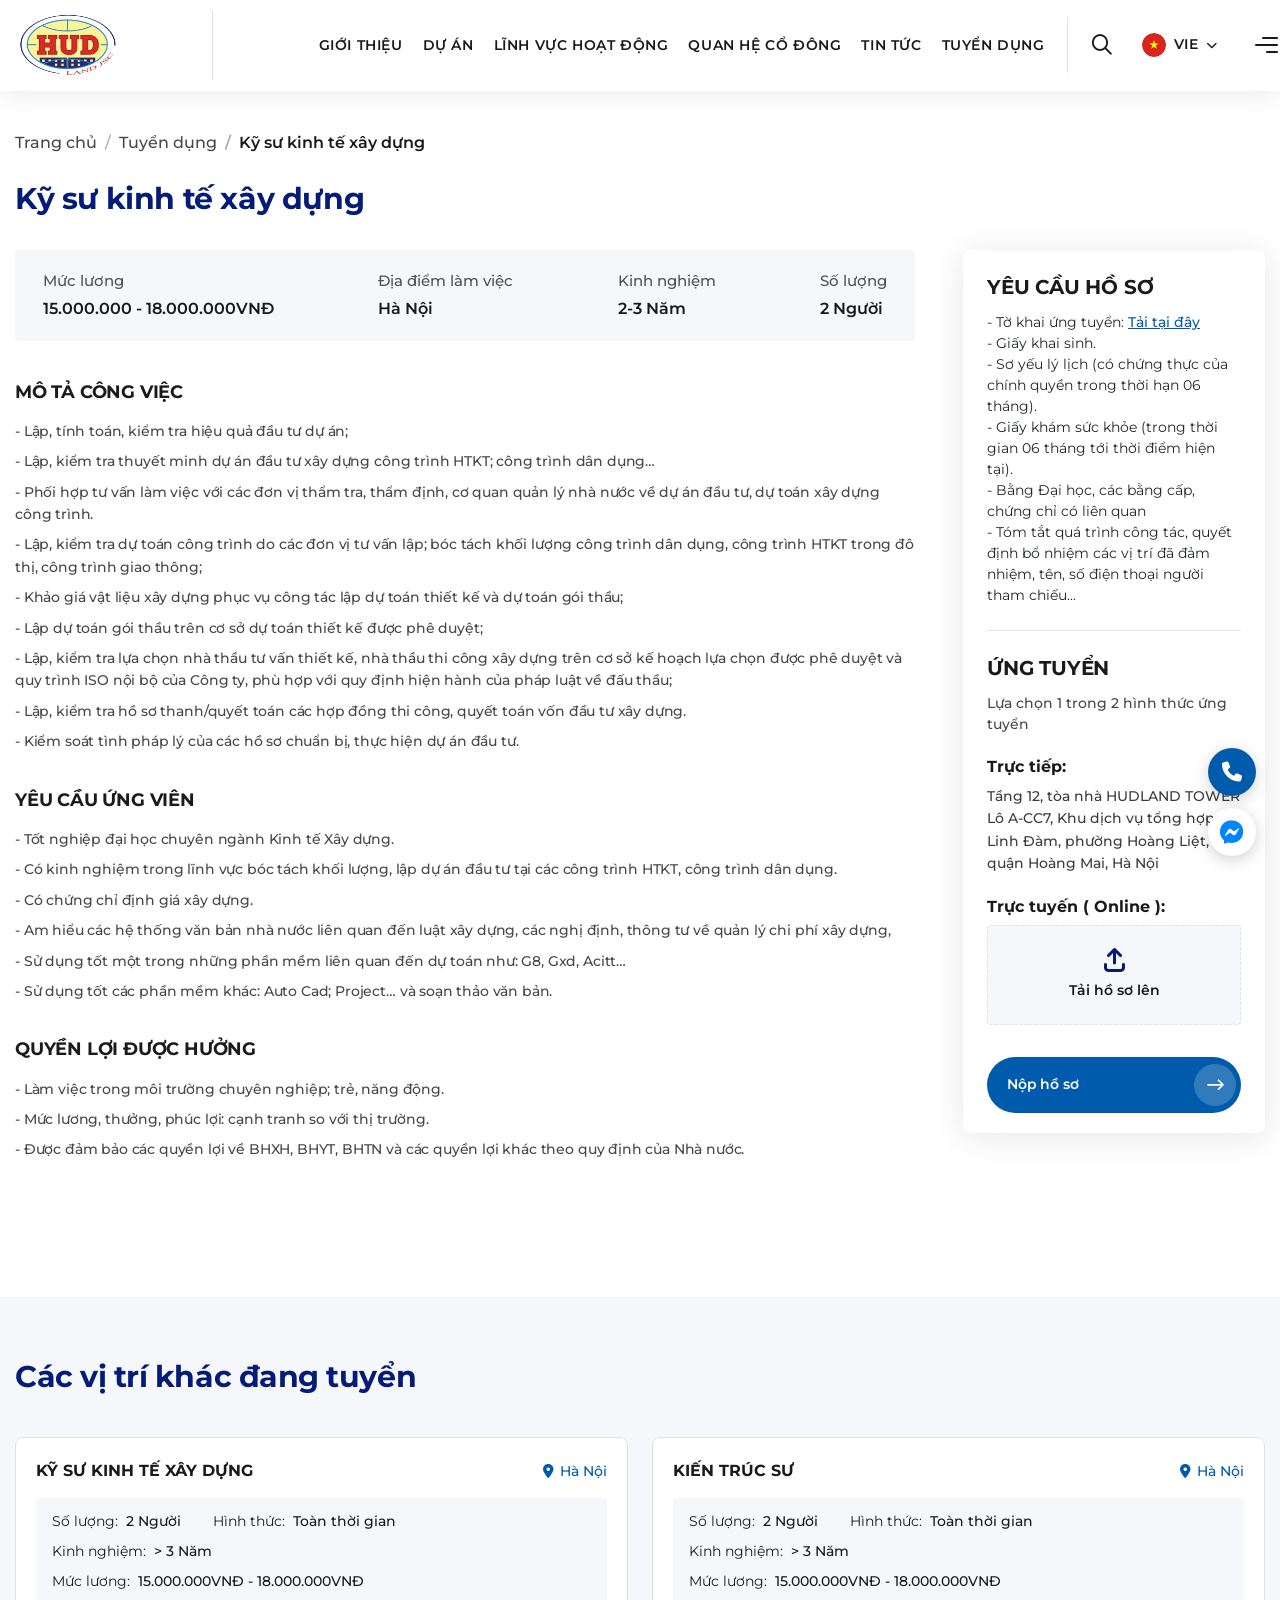
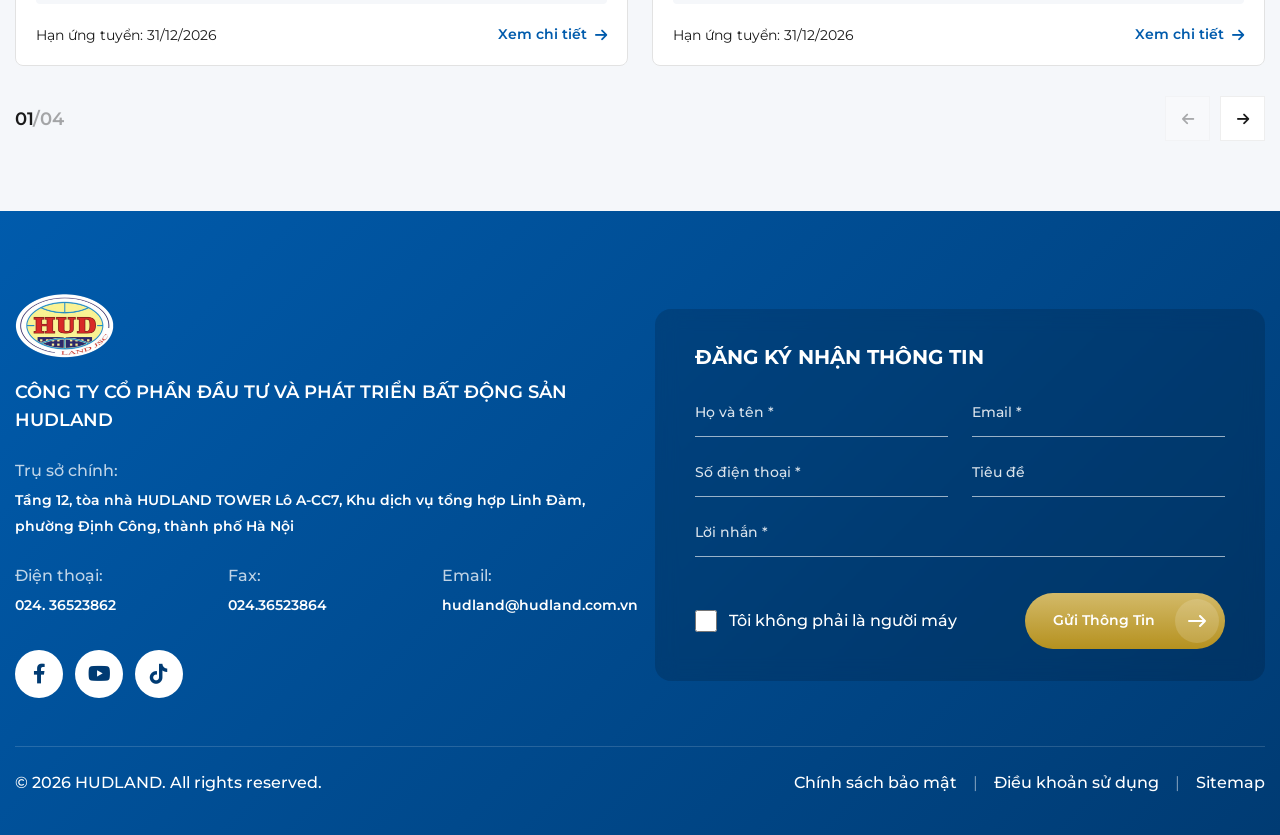
<file: chi-tiet-tuyen-dung.html>
<!DOCTYPE html>
<html lang="vi">

<head>
    <meta charset="UTF-8">
    <meta name="viewport" content="width=device-width, initial-scale=1.0">
    <title>Kỹ sư kinh tế xây dựng - Tuyển dụng HUDLAND JSC</title>
    <meta name="description"
        content="HUDLAND tuyển dụng Kỹ sư kinh tế xây dựng làm việc tại Hà Nội. Mức lương 15 - 18 triệu, quyền lợi hấp dẫn, môi trường chuyên nghiệp.">
    <link rel="stylesheet" href="./style/bootstrap.min.css">
    <link rel="preconnect" href="https://fonts.googleapis.com">
    <link rel="preconnect" href="https://fonts.gstatic.com" crossorigin>
    <link href="https://fonts.googleapis.com/css2?family=Montserrat:wght@400;500;600;700;800;900&display=swap"
        rel="stylesheet">
    <link rel="stylesheet" href="./style/all.css">
    <link rel="stylesheet" href="./style/style.css">
    <script src="./component/components.js"></script>
</head>

<body>
    <app-header theme="light"></app-header>

    <main class="job-detail-page">
        <div class="job-detail">
            <div class="container">
                <nav aria-label="breadcrumb">
                    <ol class="breadcrumb breadcrumb--page">
                        <li class="breadcrumb-item"><a href="./index.html">Trang chủ</a></li>
                        <li class="breadcrumb-item"><a href="./tuyen-dung.html">Tuyển dụng</a></li>
                        <li class="breadcrumb-item active" aria-current="page">Kỹ sư kinh tế xây dựng</li>
                    </ol>
                </nav>

                <h1 class="job-detail__title">Kỹ sư kinh tế xây dựng</h1>

                <div class="row job-detail__row">
                    <div class="col-12 col-lg-8 job-detail__main">
                        <div class="job-meta-card">
                            <div class="job-meta-item">
                                <span class="job-meta-label">Mức lương</span>
                                <span class="job-meta-val">15.000.000 - 18.000.000VNĐ</span>
                            </div>
                            <div class="job-meta-item">
                                <span class="job-meta-label">Địa điểm làm việc</span>
                                <span class="job-meta-val">Hà Nội</span>
                            </div>
                            <div class="job-meta-item">
                                <span class="job-meta-label">Kinh nghiệm</span>
                                <span class="job-meta-val">2-3 Năm</span>
                            </div>
                            <div class="job-meta-item">
                                <span class="job-meta-label">Số lượng</span>
                                <span class="job-meta-val">2 Người</span>
                            </div>
                        </div>

                        <div class="job-section-block">
                            <h2 class="job-section-title">MÔ TẢ CÔNG VIỆC</h2>
                            <ul class="job-list">
                                <li>- Lập, tính toán, kiểm tra hiệu quả đầu tư dự án;</li>
                                <li>- Lập, kiểm tra thuyết minh dự án đầu tư xây dựng công trình HTKT; công trình dân
                                    dụng…</li>
                                <li>- Phối hợp tư vấn làm việc với các đơn vị thẩm tra, thẩm định, cơ quan quản lý nhà
                                    nước về dự án đầu tư, dự toán xây dựng công trình.</li>
                                <li>- Lập, kiểm tra dự toán công trình do các đơn vị tư vấn lập; bóc tách khối lượng
                                    công trình dân dụng, công trình HTKT trong đô thị, công trình giao thông;</li>
                                <li>- Khảo giá vật liệu xây dựng phục vụ công tác lập dự toán thiết kế và dự toán gói
                                    thầu;</li>
                                <li>- Lập dự toán gói thầu trên cơ sở dự toán thiết kế được phê duyệt;</li>
                                <li>- Lập, kiểm tra lựa chọn nhà thầu tư vấn thiết kế, nhà thầu thi công xây dựng trên
                                    cơ sở kế hoạch lựa chọn được phê duyệt và quy trình ISO nội bộ của Công ty, phù hợp
                                    với quy định hiện hành của pháp luật về đấu thầu;</li>
                                <li>- Lập, kiểm tra hồ sơ thanh/quyết toán các hợp đồng thi công, quyết toán vốn đầu tư
                                    xây dựng.</li>
                                <li>- Kiểm soát tình pháp lý của các hồ sơ chuẩn bị, thực hiện dự án đầu tư.</li>
                            </ul>
                        </div>

                        <div class="job-section-block">
                            <h2 class="job-section-title">YÊU CẦU ỨNG VIÊN</h2>
                            <ul class="job-list">
                                <li>- Tốt nghiệp đại học chuyên ngành Kinh tế Xây dựng.</li>
                                <li>- Có kinh nghiệm trong lĩnh vực bóc tách khối lượng, lập dự án đầu tư tại các công
                                    trình HTKT, công trình dân dụng.</li>
                                <li>- Có chứng chỉ định giá xây dựng.</li>
                                <li>- Am hiểu các hệ thống văn bản nhà nước liên quan đến luật xây dựng, các nghị định,
                                    thông tư về quản lý chi phí xây dựng,</li>
                                <li>- Sử dụng tốt một trong những phần mềm liên quan đến dự toán như: G8, Gxd, Acitt…
                                </li>
                                <li>- Sử dụng tốt các phần mềm khác: Auto Cad; Project… và soạn thảo văn bản.</li>
                            </ul>
                        </div>

                        <div class="job-section-block">
                            <h2 class="job-section-title">QUYỀN LỢI ĐƯỢC HƯỞNG</h2>
                            <ul class="job-list">
                                <li>- Làm việc trong môi trường chuyên nghiệp; trẻ, năng động.</li>
                                <li>- Mức lương, thưởng, phúc lợi: cạnh tranh so với thị trường.</li>
                                <li>- Được đảm bảo các quyền lợi về BHXH, BHYT, BHTN và các quyền lợi khác theo quy định
                                    của Nhà nước.</li>
                            </ul>
                        </div>
                    </div>

                    <div class="col-12 col-lg-4 job-detail__side">
                        <aside class="job-sidebar-card">
                            <div class="job-sidebar-block">
                                <h3 class="job-sidebar-title">YÊU CẦU HỒ SƠ</h3>
                                <ul class="body-content">
                                    <li>- Tờ khai ứng tuyển: <a
                                            href="https://www.hudland.com.vn/Upload/files/BM-HCNS-05_05%20To%20khai%20ung%20tuyen.doc"
                                            class="job-download-link" target="_blank" rel="noopener">Tải tại đây</a>
                                    </li>
                                    <li>- Giấy khai sinh.</li>
                                    <li>- Sơ yếu lý lịch (có chứng thực của chính quyền trong thời hạn 06 tháng).</li>
                                    <li>- Giấy khám sức khỏe (trong thời gian 06 tháng tới thời điểm hiện tại).</li>
                                    <li>- Bằng Đại học, các bằng cấp, chứng chỉ có liên quan</li>
                                    <li>- Tóm tắt quá trình công tác, quyết định bổ nhiệm các vị trí đã đảm nhiệm, tên,
                                        số điện thoại người tham chiếu...</li>
                                </ul>
                            </div>

                            <div class="job-sidebar-divider"></div>

                            <div class="job-sidebar-block">
                                <div class="job-apply-header">
                                    <h3 class="job-sidebar-title">ỨNG TUYỂN</h3>
                                    <span class="job-apply-subtitle">Lựa chọn 1 trong 2 hình thức ứng tuyển</span>
                                </div>

                                <div class="job-apply-method">
                                    <div class="job-apply-method__label">Trực tiếp:</div>
                                    <div class="job-apply-method__desc">Tầng 12, tòa nhà HUDLAND TOWER Lô A-CC7, Khu
                                        dịch vụ tổng hợp Linh Đàm, phường Hoàng Liệt, quận Hoàng Mai, Hà Nội</div>
                                </div>

                                <div class="job-apply-method">
                                    <div class="job-apply-method__label">Trực tuyến ( Online ):</div>
                                    <input type="file" id="resumeFileInput" class="d-none"
                                        accept=".pdf,.doc,.docx,.jpg,.jpeg,.png">
                                    <label class="job-upload-box" for="resumeFileInput" id="jobUploadBox">
                                        <i class="fa-solid fa-arrow-up-from-bracket job-upload-icon"></i>
                                        <span class="job-upload-text" id="jobUploadText">Tải hồ sơ lên</span>
                                    </label>
                                </div>

                                <a href="javascript:void(0)" class="btn-pill job-submit-btn" id="jobSubmitBtn">
                                    <span class="btn-pill__text">Nộp hồ sơ</span>
                                    <span class="btn-pill__icon" aria-hidden="true">
                                        <svg width="48" height="48" viewBox="0 0 48 48" fill="none"
                                            xmlns="http://www.w3.org/2000/svg">
                                            <rect width="48" height="48" rx="24" fill="white" fill-opacity="0.1" />
                                            <path
                                                d="M33.1426 23.7143L33.8497 23.0072L34.5568 23.7143L33.8497 24.4214L33.1426 23.7143ZM15.9997 24.7143C15.4474 24.7143 14.9997 24.2666 14.9997 23.7143C14.9997 23.162 15.4474 22.7143 15.9997 22.7143V23.7143V24.7143ZM27.4283 18L28.1354 17.2929L33.8497 23.0072L33.1426 23.7143L32.4355 24.4214L26.7212 18.7071L27.4283 18ZM33.1426 23.7143L33.8497 24.4214L28.1354 30.1357L27.4283 29.4286L26.7212 28.7215L32.4355 23.0072L33.1426 23.7143ZM33.1426 23.7143V24.7143H15.9997V23.7143V22.7143H33.1426V23.7143Z"
                                                fill="white" />
                                        </svg>
                                    </span>
                                </a>
                            </div>
                        </aside>
                    </div>
                </div>
            </div>
        </div>

        <div class="other-jobs">
            <div class="container">
                <h2 class="section-title section-title--normal-case other-jobs__title">Các vị trí khác đang tuyển</h2>
                <div class="other-jobs__slider">
                    <div class="other-jobs__track">
                        <div class="other-jobs__slide">
                            <div class="row row--gap-24">
                                <div class="col-12 col-md-6 careers-col">
                                    <article class="career-card">
                                        <div class="career-card__header">
                                            <h3 class="career-card__title">
                                                <a href="./chi-tiet-tuyen-dung.html">KỸ SƯ KINH TẾ XÂY DỰNG</a>
                                            </h3>
                                            <div class="career-card__location">
                                                <i class="fa-solid fa-location-dot"></i>
                                                <span>Hà Nội</span>
                                            </div>
                                        </div>
                                        <div class="career-card__info">
                                            <div class="career-card__info-row">
                                                <div class="career-card__info-item">
                                                    <span class="career-card__info-label">Số lượng:</span>
                                                    <span class="career-card__info-val">2 Người</span>
                                                </div>
                                                <div class="career-card__info-item">
                                                    <span class="career-card__info-label">Hình thức:</span>
                                                    <span class="career-card__info-val">Toàn thời gian</span>
                                                </div>
                                            </div>
                                            <div class="career-card__info-item">
                                                <span class="career-card__info-label">Kinh nghiệm:</span>
                                                <span class="career-card__info-val">> 3 Năm</span>
                                            </div>
                                            <div class="career-card__info-item">
                                                <span class="career-card__info-label">Mức lương:</span>
                                                <span class="career-card__info-val">15.000.000VNĐ - 18.000.000VNĐ</span>
                                            </div>
                                        </div>
                                        <div class="career-card__footer">
                                            <span class="career-card__deadline">Hạn ứng tuyển: 31/12/2026</span>
                                            <a href="./chi-tiet-tuyen-dung.html" class="career-card__link">
                                                <span>Xem chi tiết</span>
                                                <i class="fa-solid fa-arrow-right"></i>
                                            </a>
                                        </div>
                                    </article>
                                </div>
                                <div class="col-12 col-md-6 careers-col">
                                    <article class="career-card">
                                        <div class="career-card__header">
                                            <h3 class="career-card__title">
                                                <a href="./chi-tiet-tuyen-dung.html">KIẾN TRÚC SƯ</a>
                                            </h3>
                                            <div class="career-card__location">
                                                <i class="fa-solid fa-location-dot"></i>
                                                <span>Hà Nội</span>
                                            </div>
                                        </div>
                                        <div class="career-card__info">
                                            <div class="career-card__info-row">
                                                <div class="career-card__info-item">
                                                    <span class="career-card__info-label">Số lượng:</span>
                                                    <span class="career-card__info-val">2 Người</span>
                                                </div>
                                                <div class="career-card__info-item">
                                                    <span class="career-card__info-label">Hình thức:</span>
                                                    <span class="career-card__info-val">Toàn thời gian</span>
                                                </div>
                                            </div>
                                            <div class="career-card__info-item">
                                                <span class="career-card__info-label">Kinh nghiệm:</span>
                                                <span class="career-card__info-val">> 3 Năm</span>
                                            </div>
                                            <div class="career-card__info-item">
                                                <span class="career-card__info-label">Mức lương:</span>
                                                <span class="career-card__info-val">15.000.000VNĐ - 18.000.000VNĐ</span>
                                            </div>
                                        </div>
                                        <div class="career-card__footer">
                                            <span class="career-card__deadline">Hạn ứng tuyển: 31/12/2026</span>
                                            <a href="./chi-tiet-tuyen-dung.html" class="career-card__link">
                                                <span>Xem chi tiết</span>
                                                <i class="fa-solid fa-arrow-right"></i>
                                            </a>
                                        </div>
                                    </article>
                                </div>
                            </div>
                        </div>

                        <div class="other-jobs__slide">
                            <div class="row row--gap-24">
                                <div class="col-12 col-md-6 careers-col">
                                    <article class="career-card">
                                        <div class="career-card__header">
                                            <h3 class="career-card__title">
                                                <a href="./chi-tiet-tuyen-dung.html">KỸ SƯ ĐIỆN</a>
                                            </h3>
                                            <div class="career-card__location">
                                                <i class="fa-solid fa-location-dot"></i>
                                                <span>Hà Nội</span>
                                            </div>
                                        </div>
                                        <div class="career-card__info">
                                            <div class="career-card__info-row">
                                                <div class="career-card__info-item">
                                                    <span class="career-card__info-label">Số lượng:</span>
                                                    <span class="career-card__info-val">2 Người</span>
                                                </div>
                                                <div class="career-card__info-item">
                                                    <span class="career-card__info-label">Hình thức:</span>
                                                    <span class="career-card__info-val">Toàn thời gian</span>
                                                </div>
                                            </div>
                                            <div class="career-card__info-item">
                                                <span class="career-card__info-label">Kinh nghiệm:</span>
                                                <span class="career-card__info-val">> 3 Năm</span>
                                            </div>
                                            <div class="career-card__info-item">
                                                <span class="career-card__info-label">Mức lương:</span>
                                                <span class="career-card__info-val">15.000.000VNĐ - 18.000.000VNĐ</span>
                                            </div>
                                        </div>
                                        <div class="career-card__footer">
                                            <span class="career-card__deadline">Hạn ứng tuyển: 31/12/2026</span>
                                            <a href="./chi-tiet-tuyen-dung.html" class="career-card__link">
                                                <span>Xem chi tiết</span>
                                                <i class="fa-solid fa-arrow-right"></i>
                                            </a>
                                        </div>
                                    </article>
                                </div>
                                <div class="col-12 col-md-6 careers-col">
                                    <article class="career-card">
                                        <div class="career-card__header">
                                            <h3 class="career-card__title">
                                                <a href="./chi-tiet-tuyen-dung.html">KỸ SƯ HẠ TẦNG ĐÔ THỊ</a>
                                            </h3>
                                            <div class="career-card__location">
                                                <i class="fa-solid fa-location-dot"></i>
                                                <span>Hà Nội</span>
                                            </div>
                                        </div>
                                        <div class="career-card__info">
                                            <div class="career-card__info-row">
                                                <div class="career-card__info-item">
                                                    <span class="career-card__info-label">Số lượng:</span>
                                                    <span class="career-card__info-val">2 Người</span>
                                                </div>
                                                <div class="career-card__info-item">
                                                    <span class="career-card__info-label">Hình thức:</span>
                                                    <span class="career-card__info-val">Toàn thời gian</span>
                                                </div>
                                            </div>
                                            <div class="career-card__info-item">
                                                <span class="career-card__info-label">Kinh nghiệm:</span>
                                                <span class="career-card__info-val">> 3 Năm</span>
                                            </div>
                                            <div class="career-card__info-item">
                                                <span class="career-card__info-label">Mức lương:</span>
                                                <span class="career-card__info-val">15.000.000VNĐ - 18.000.000VNĐ</span>
                                            </div>
                                        </div>
                                        <div class="career-card__footer">
                                            <span class="career-card__deadline">Hạn ứng tuyển: 31/12/2026</span>
                                            <a href="./chi-tiet-tuyen-dung.html" class="career-card__link">
                                                <span>Xem chi tiết</span>
                                                <i class="fa-solid fa-arrow-right"></i>
                                            </a>
                                        </div>
                                    </article>
                                </div>
                            </div>
                        </div>

                        <div class="other-jobs__slide">
                            <div class="row row--gap-24">
                                <div class="col-12 col-md-6 careers-col">
                                    <article class="career-card">
                                        <div class="career-card__header">
                                            <h3 class="career-card__title">
                                                <a href="./chi-tiet-tuyen-dung.html">KỸ SƯ KINH TẾ XÂY DỰNG</a>
                                            </h3>
                                            <div class="career-card__location">
                                                <i class="fa-solid fa-location-dot"></i>
                                                <span>Hà Nội</span>
                                            </div>
                                        </div>
                                        <div class="career-card__info">
                                            <div class="career-card__info-row">
                                                <div class="career-card__info-item">
                                                    <span class="career-card__info-label">Số lượng:</span>
                                                    <span class="career-card__info-val">2 Người</span>
                                                </div>
                                                <div class="career-card__info-item">
                                                    <span class="career-card__info-label">Hình thức:</span>
                                                    <span class="career-card__info-val">Toàn thời gian</span>
                                                </div>
                                            </div>
                                            <div class="career-card__info-item">
                                                <span class="career-card__info-label">Kinh nghiệm:</span>
                                                <span class="career-card__info-val">> 3 Năm</span>
                                            </div>
                                            <div class="career-card__info-item">
                                                <span class="career-card__info-label">Mức lương:</span>
                                                <span class="career-card__info-val">15.000.000VNĐ - 18.000.000VNĐ</span>
                                            </div>
                                        </div>
                                        <div class="career-card__footer">
                                            <span class="career-card__deadline">Hạn ứng tuyển: 31/12/2026</span>
                                            <a href="./chi-tiet-tuyen-dung.html" class="career-card__link">
                                                <span>Xem chi tiết</span>
                                                <i class="fa-solid fa-arrow-right"></i>
                                            </a>
                                        </div>
                                    </article>
                                </div>
                                <div class="col-12 col-md-6 careers-col">
                                    <article class="career-card">
                                        <div class="career-card__header">
                                            <h3 class="career-card__title">
                                                <a href="./chi-tiet-tuyen-dung.html">KIẾN TRÚC SƯ</a>
                                            </h3>
                                            <div class="career-card__location">
                                                <i class="fa-solid fa-location-dot"></i>
                                                <span>Hà Nội</span>
                                            </div>
                                        </div>
                                        <div class="career-card__info">
                                            <div class="career-card__info-row">
                                                <div class="career-card__info-item">
                                                    <span class="career-card__info-label">Số lượng:</span>
                                                    <span class="career-card__info-val">2 Người</span>
                                                </div>
                                                <div class="career-card__info-item">
                                                    <span class="career-card__info-label">Hình thức:</span>
                                                    <span class="career-card__info-val">Toàn thời gian</span>
                                                </div>
                                            </div>
                                            <div class="career-card__info-item">
                                                <span class="career-card__info-label">Kinh nghiệm:</span>
                                                <span class="career-card__info-val">> 3 Năm</span>
                                            </div>
                                            <div class="career-card__info-item">
                                                <span class="career-card__info-label">Mức lương:</span>
                                                <span class="career-card__info-val">15.000.000VNĐ - 18.000.000VNĐ</span>
                                            </div>
                                        </div>
                                        <div class="career-card__footer">
                                            <span class="career-card__deadline">Hạn ứng tuyển: 31/12/2026</span>
                                            <a href="./chi-tiet-tuyen-dung.html" class="career-card__link">
                                                <span>Xem chi tiết</span>
                                                <i class="fa-solid fa-arrow-right"></i>
                                            </a>
                                        </div>
                                    </article>
                                </div>
                            </div>
                        </div>

                        <div class="other-jobs__slide">
                            <div class="row row--gap-24">
                                <div class="col-12 col-md-6 careers-col">
                                    <article class="career-card">
                                        <div class="career-card__header">
                                            <h3 class="career-card__title">
                                                <a href="./chi-tiet-tuyen-dung.html">KỸ SƯ ĐIỆN</a>
                                            </h3>
                                            <div class="career-card__location">
                                                <i class="fa-solid fa-location-dot"></i>
                                                <span>Hà Nội</span>
                                            </div>
                                        </div>
                                        <div class="career-card__info">
                                            <div class="career-card__info-row">
                                                <div class="career-card__info-item">
                                                    <span class="career-card__info-label">Số lượng:</span>
                                                    <span class="career-card__info-val">2 Người</span>
                                                </div>
                                                <div class="career-card__info-item">
                                                    <span class="career-card__info-label">Hình thức:</span>
                                                    <span class="career-card__info-val">Toàn thời gian</span>
                                                </div>
                                            </div>
                                            <div class="career-card__info-item">
                                                <span class="career-card__info-label">Kinh nghiệm:</span>
                                                <span class="career-card__info-val">> 3 Năm</span>
                                            </div>
                                            <div class="career-card__info-item">
                                                <span class="career-card__info-label">Mức lương:</span>
                                                <span class="career-card__info-val">15.000.000VNĐ - 18.000.000VNĐ</span>
                                            </div>
                                        </div>
                                        <div class="career-card__footer">
                                            <span class="career-card__deadline">Hạn ứng tuyển: 31/12/2026</span>
                                            <a href="./chi-tiet-tuyen-dung.html" class="career-card__link">
                                                <span>Xem chi tiết</span>
                                                <i class="fa-solid fa-arrow-right"></i>
                                            </a>
                                        </div>
                                    </article>
                                </div>
                                <div class="col-12 col-md-6 careers-col">
                                    <article class="career-card">
                                        <div class="career-card__header">
                                            <h3 class="career-card__title">
                                                <a href="./chi-tiet-tuyen-dung.html">KỸ SƯ HẠ TẦNG ĐÔ THỊ</a>
                                            </h3>
                                            <div class="career-card__location">
                                                <i class="fa-solid fa-location-dot"></i>
                                                <span>Hà Nội</span>
                                            </div>
                                        </div>
                                        <div class="career-card__info">
                                            <div class="career-card__info-row">
                                                <div class="career-card__info-item">
                                                    <span class="career-card__info-label">Số lượng:</span>
                                                    <span class="career-card__info-val">2 Người</span>
                                                </div>
                                                <div class="career-card__info-item">
                                                    <span class="career-card__info-label">Hình thức:</span>
                                                    <span class="career-card__info-val">Toàn thời gian</span>
                                                </div>
                                            </div>
                                            <div class="career-card__info-item">
                                                <span class="career-card__info-label">Kinh nghiệm:</span>
                                                <span class="career-card__info-val">> 3 Năm</span>
                                            </div>
                                            <div class="career-card__info-item">
                                                <span class="career-card__info-label">Mức lương:</span>
                                                <span class="career-card__info-val">15.000.000VNĐ - 18.000.000VNĐ</span>
                                            </div>
                                        </div>
                                        <div class="career-card__footer">
                                            <span class="career-card__deadline">Hạn ứng tuyển: 31/12/2026</span>
                                            <a href="./chi-tiet-tuyen-dung.html" class="career-card__link">
                                                <span>Xem chi tiết</span>
                                                <i class="fa-solid fa-arrow-right"></i>
                                            </a>
                                        </div>
                                    </article>
                                </div>
                            </div>
                        </div>
                    </div>
                </div>

                <div class="other-jobs__controls">
                    <div class="other-jobs__counter">
                        <span class="other-jobs__current">01</span><span class="other-jobs__total">/04</span>
                    </div>
                    <div class="other-jobs__nav">
                        <a href="javascript:void(0)" class="other-jobs__btn other-jobs__btn--prev" role="button"
                            aria-label="Slide trước">
                            <i class="fa-solid fa-arrow-left"></i>
                        </a>
                        <a href="javascript:void(0)" class="other-jobs__btn other-jobs__btn--next" role="button"
                            aria-label="Slide tiếp theo">
                            <i class="fa-solid fa-arrow-right"></i>
                        </a>
                    </div>
                </div>
            </div>
        </div>
    </main>

    <app-footer></app-footer>

    <script src="./js/jquery.min.js"></script>
    <script src="./js/bootstrap.bundle.min.js"></script>
    <script src="./js/jquery.waypoints.min.js"></script>
    <script src="./js/jquery.counterup.min.js"></script>
    <script src="./js/main.js"></script>
</body>

</html>
</file>
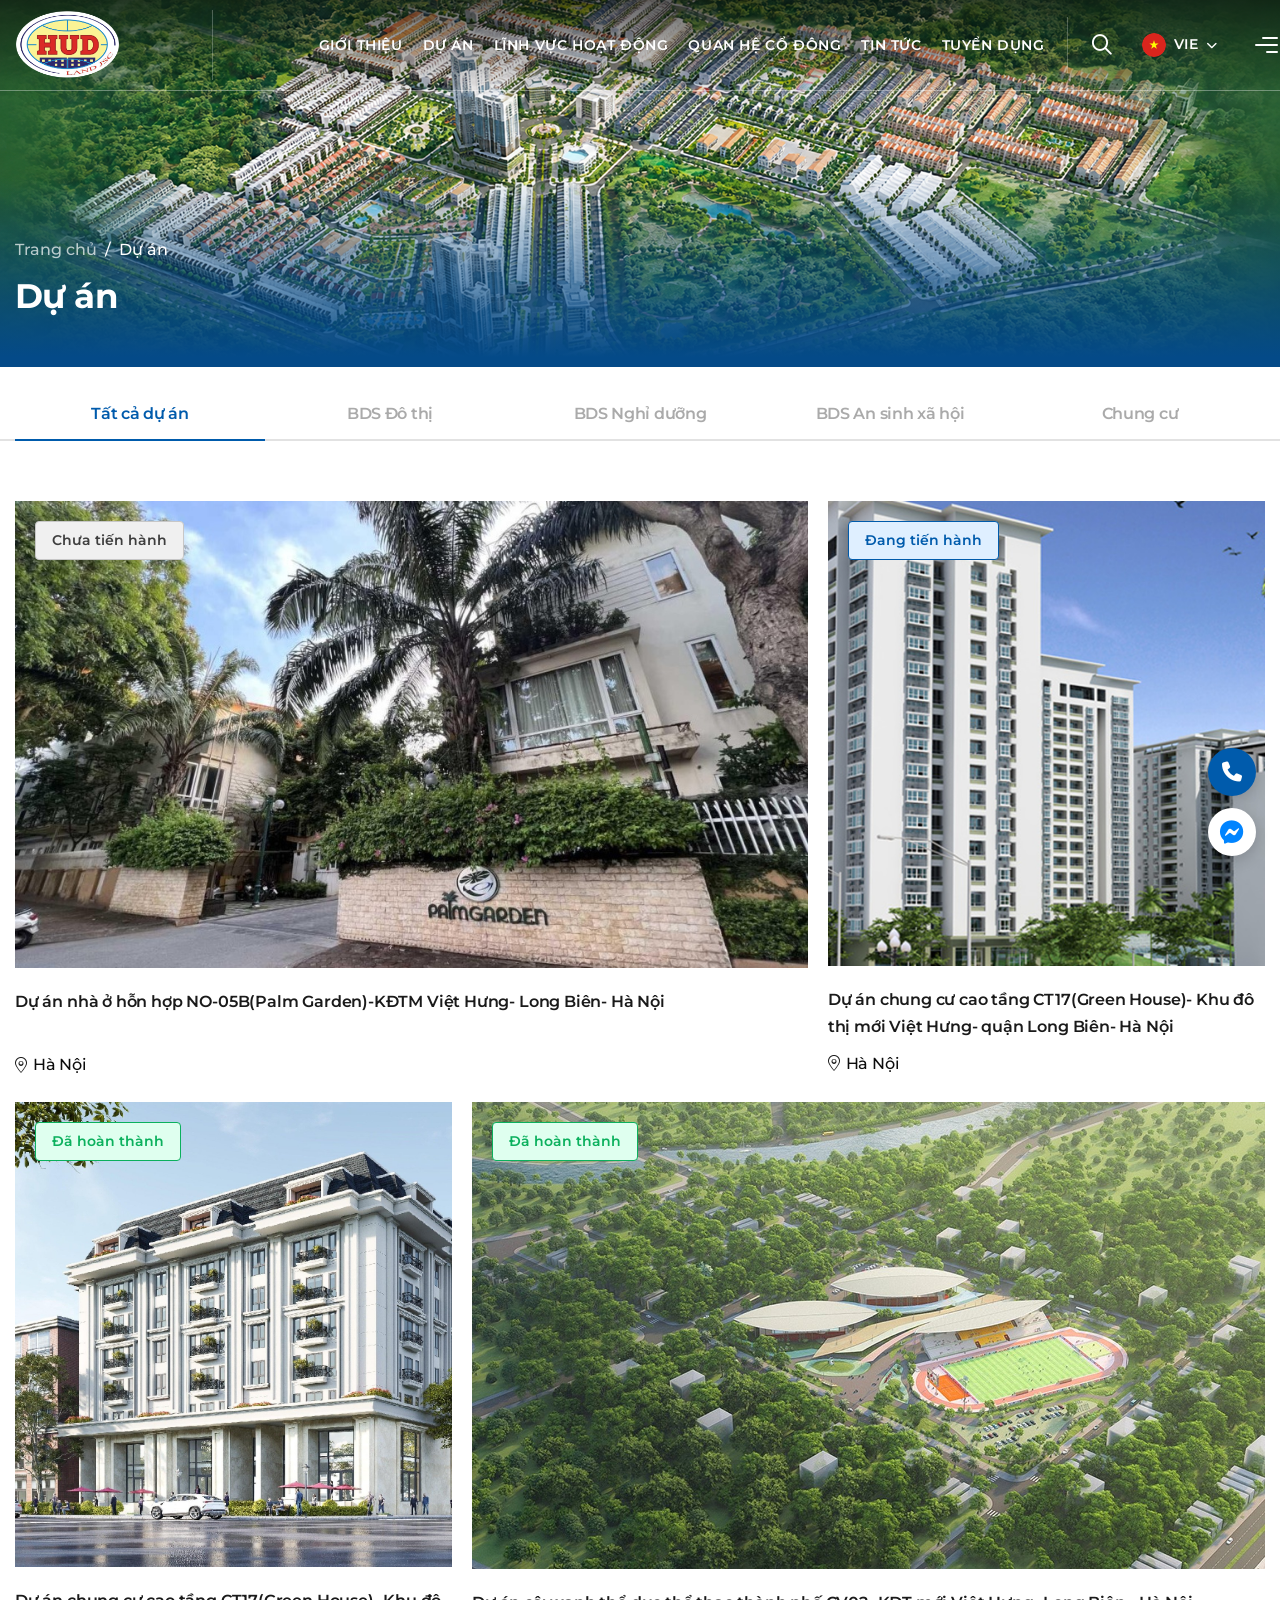
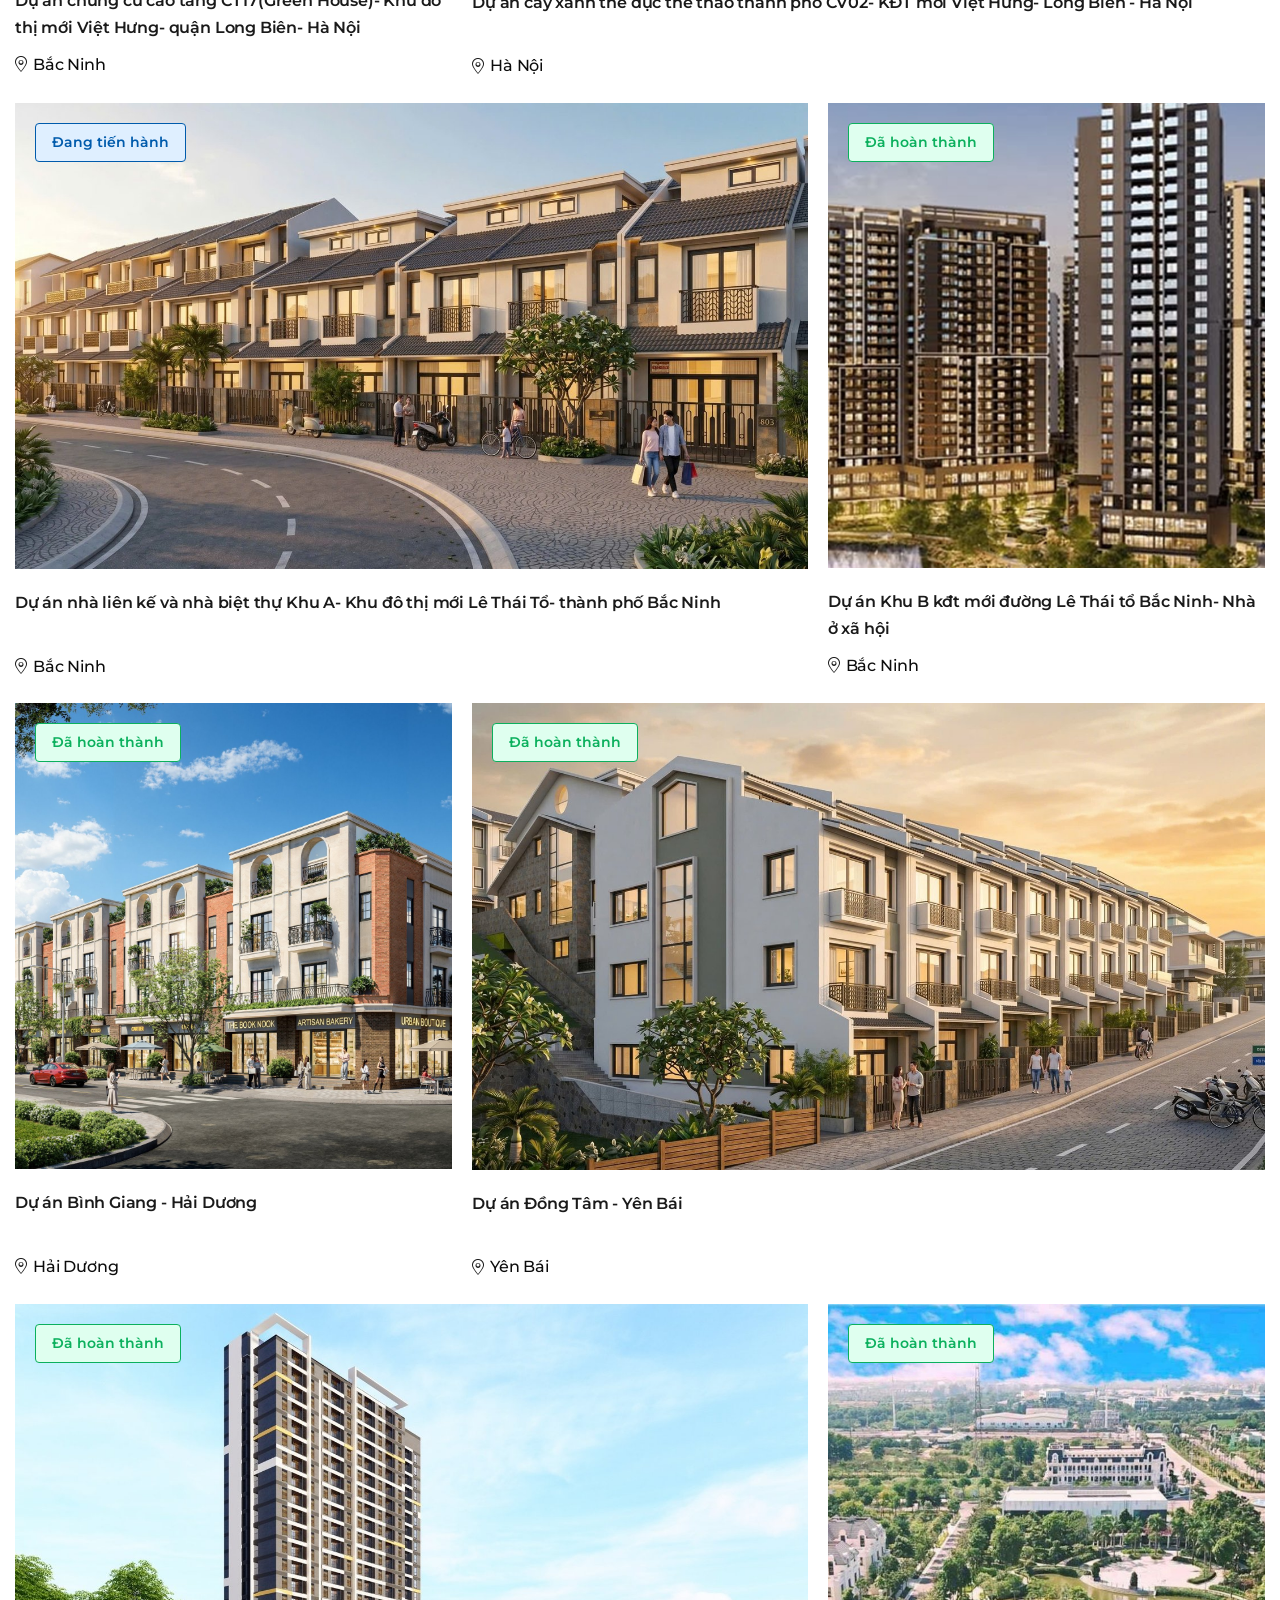
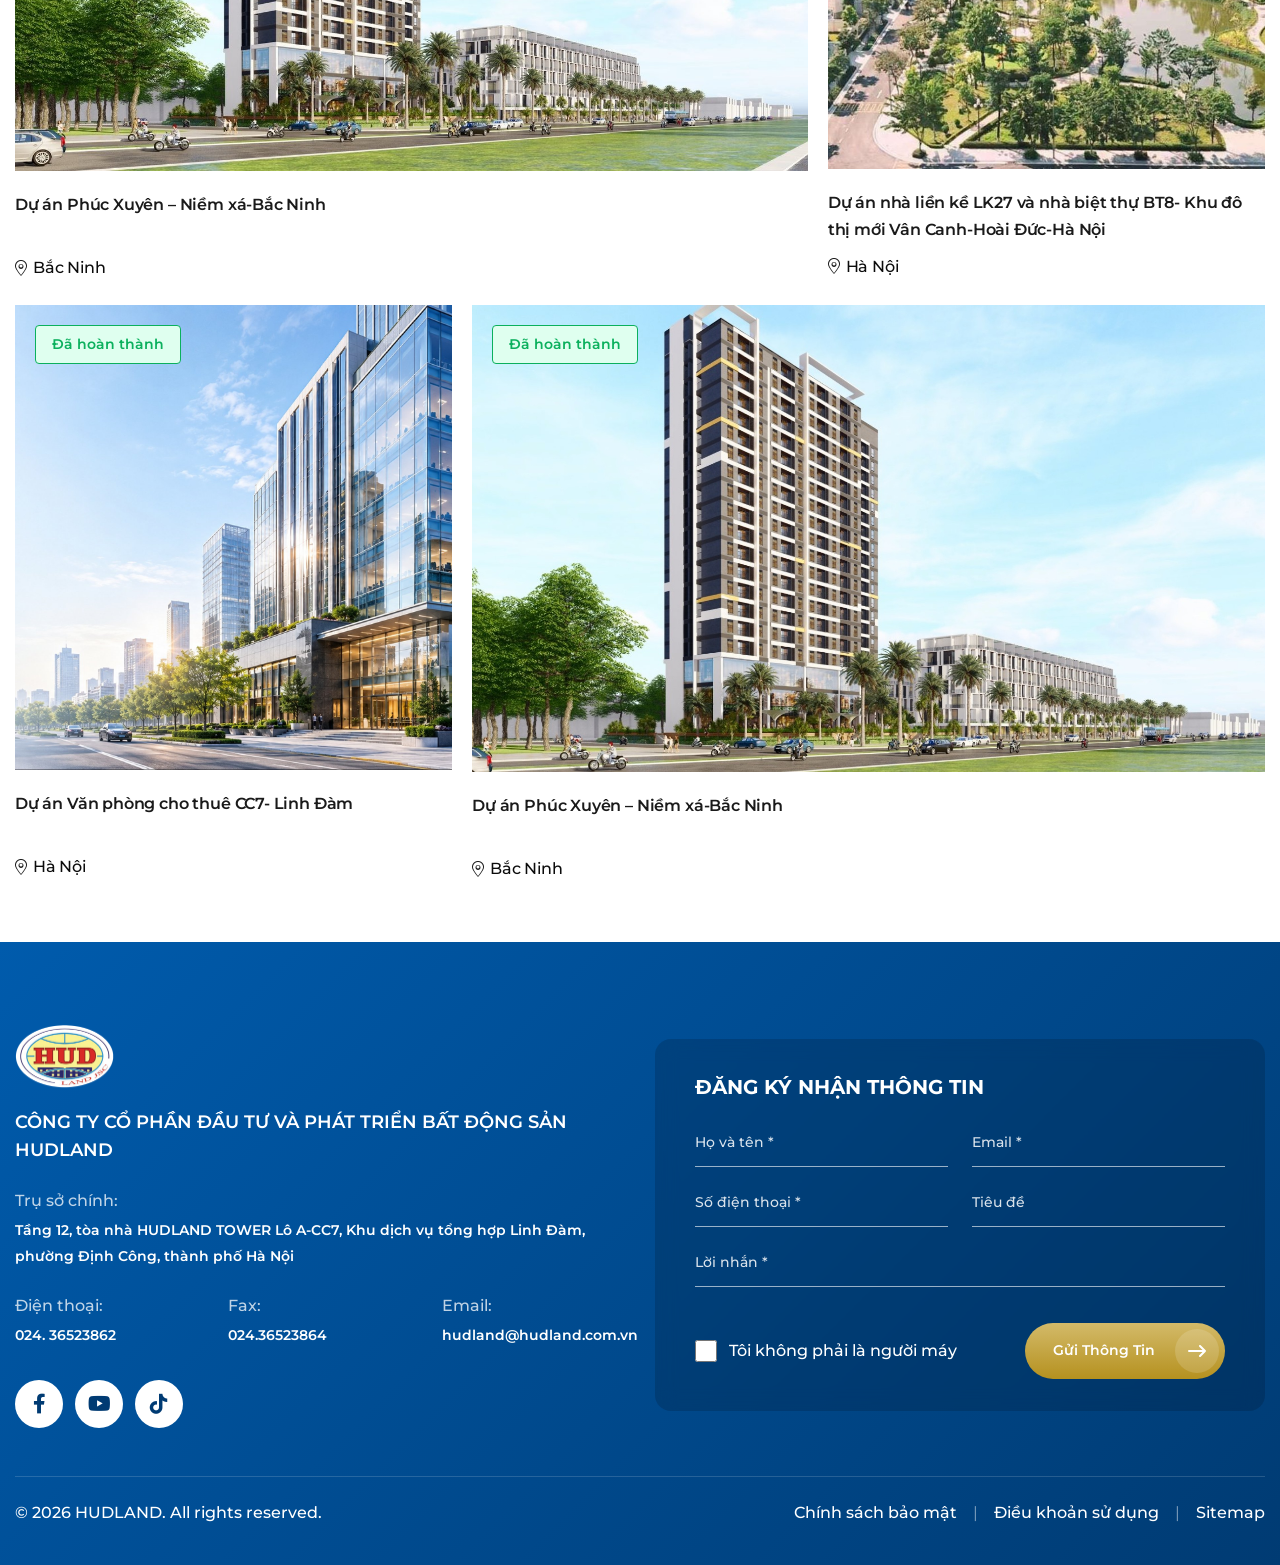
<file: du-an.html>
<!DOCTYPE html>
<html lang="vi">

<head>
    <meta charset="UTF-8">
    <meta name="viewport" content="width=device-width, initial-scale=1.0">
    <title>Dự án - HUDLAND JSC</title>
    <link rel="stylesheet" href="./style/bootstrap.min.css">
    <link rel="preconnect" href="https://fonts.googleapis.com">
    <link rel="preconnect" href="https://fonts.gstatic.com" crossorigin>
    <link href="https://fonts.googleapis.com/css2?family=Montserrat:wght@400;500;600;700;800;900&display=swap"
        rel="stylesheet">
    <link rel="stylesheet" href="./style/all.css">
    <link rel="stylesheet" href="./style/style.css">
    <script src="./component/components.js"></script>
</head>

<body>
    <app-header></app-header>

    <div class="page-hero">
        <img src="./image/banner-du-an.jpg" alt="" class="w-100" fetchpriority="high">
        <div class="hero-conent">
            <div class="container">
                <nav aria-label="breadcrumb">
                    <ol class="breadcrumb">
                        <li class="breadcrumb-item"><a href="./index.html">Trang chủ</a></li>
                        <li class="breadcrumb-item active" aria-current="page">Dự án</li>
                    </ol>
                </nav>
                <h1>Dự án</h1>
            </div>
        </div>
    </div>

    <div class="projects-filter">
        <div class="container">
            <div class="projects-filter__nav">
                <a href="javascript:void(0)" class="projects-filter__tab projects-filter__tab--active" data-filter="all">Tất cả dự án</a>
                <a href="javascript:void(0)" class="projects-filter__tab" data-filter="urban">BDS Đô thị</a>
                <a href="javascript:void(0)" class="projects-filter__tab" data-filter="resort">BDS Nghỉ dưỡng</a>
                <a href="javascript:void(0)" class="projects-filter__tab" data-filter="social">BDS An sinh xã hội</a>
                <a href="javascript:void(0)" class="projects-filter__tab" data-filter="apartment">Chung cư</a>
            </div>
        </div>
    </div>

    <div class="projects-page">
        <div class="container">
            <div class="row projects-row">
                <div class="col-12 col-lg-8 projects-col--large">
                    <div class="project-card">
                        <a href="./chi-tiet-du-an.html" class="project-card__media">
                            <span class="project-card__badge project-card__badge--pending">Chưa tiến hành</span>
                            <img src="./image/du-an-1.jpg"
                                alt="Dự án nhà ở hỗn hợp NO-05B(Palm Garden)-KĐTM Việt Hưng- Long Biên- Hà Nội"
                                class="project-card__img img-fluid w-100" loading="lazy">
                        </a>
                        <div class="project-card__body">
                            <h3 class="project-card__title">
                                <a href="./chi-tiet-du-an.html">Dự án nhà ở hỗn hợp NO-05B(Palm Garden)-KĐTM Việt Hưng- Long
                                    Biên- Hà Nội</a>
                            </h3>
                            <div class="project-card__location">
                                <span class="project-card__location-icon" aria-hidden="true">
                                    <i class="fa-sharp fa-light fa-location-dot"></i>
                                </span>
                                <span class="project-card__location-text">Hà Nội</span>
                            </div>
                        </div>
                    </div>
                </div>
                <div class="col-12 col-lg-4 projects-col--small">
                    <div class="project-card">
                        <a href="./chi-tiet-du-an.html" class="project-card__media">
                            <span class="project-card__badge project-card__badge--ongoing">Đang tiến hành</span>
                            <img src="./image/du-an-2.jpg"
                                alt="Dự án chung cư cao tầng CT17(Green House)- Khu đô thị mới Việt Hưng- quận Long Biên- Hà Nội"
                                class="project-card__img img-fluid w-100" loading="lazy">
                        </a>
                        <div class="project-card__body">
                            <h3 class="project-card__title">
                                <a href="./chi-tiet-du-an.html">Dự án chung cư cao tầng CT17(Green House)- Khu đô thị mới
                                    Việt Hưng- quận Long Biên- Hà Nội</a>
                            </h3>
                            <div class="project-card__location">
                                <span class="project-card__location-icon" aria-hidden="true">
                                    <i class="fa-sharp fa-light fa-location-dot"></i>
                                </span>
                                <span class="project-card__location-text">Hà Nội</span>
                            </div>
                        </div>
                    </div>
                </div>
            </div>
            <div class="row projects-row">
                <div class="col-12 col-lg-4 projects-col--small">
                    <div class="project-card">
                        <a href="./chi-tiet-du-an.html" class="project-card__media">
                            <span class="project-card__badge project-card__badge--completed">Đã hoàn thành</span>
                            <img src="./image/du-an-3.jpg"
                                alt="Dự án chung cư cao tầng CT17(Green House)- Khu đô thị mới Việt Hưng- quận Long Biên- Hà Nội"
                                class="project-card__img img-fluid w-100" loading="lazy">
                        </a>
                        <div class="project-card__body">
                            <h3 class="project-card__title">
                                <a href="./chi-tiet-du-an.html">Dự án chung cư cao tầng CT17(Green House)- Khu đô thị mới
                                    Việt Hưng- quận Long Biên- Hà Nội</a>
                            </h3>
                            <div class="project-card__location">
                                <span class="project-card__location-icon" aria-hidden="true">
                                    <i class="fa-sharp fa-light fa-location-dot"></i>
                                </span>
                                <span class="project-card__location-text">Bắc Ninh</span>
                            </div>
                        </div>
                    </div>
                </div>
                <div class="col-12 col-lg-8 projects-col--large">
                    <div class="project-card">
                        <a href="./chi-tiet-du-an.html" class="project-card__media">
                            <span class="project-card__badge project-card__badge--completed">Đã hoàn thành</span>
                            <img src="./image/du-an-4.jpg"
                                alt="Dự án cây xanh thể dục thể thao thành phố CV02- KĐT mới Việt Hưng- Long Biên - Hà Nội"
                                class="project-card__img img-fluid w-100" loading="lazy">
                        </a>
                        <div class="project-card__body">
                            <h3 class="project-card__title">
                                <a href="./chi-tiet-du-an.html">Dự án cây xanh thể dục thể thao thành phố CV02- KĐT mới Việt
                                    Hưng- Long Biên - Hà Nội</a>
                            </h3>
                            <div class="project-card__location">
                                <span class="project-card__location-icon" aria-hidden="true">
                                    <i class="fa-sharp fa-light fa-location-dot"></i>
                                </span>
                                <span class="project-card__location-text">Hà Nội</span>
                            </div>
                        </div>
                    </div>
                </div>
            </div>
            <div class="row projects-row">
                <div class="col-12 col-lg-8 projects-col--large">
                    <div class="project-card">
                        <a href="./chi-tiet-du-an.html" class="project-card__media">
                            <span class="project-card__badge project-card__badge--ongoing">Đang tiến hành</span>
                            <img src="./image/du-an-5.jpg"
                                alt="Dự án nhà liên kế và nhà biệt thự Khu A- Khu đô thị mới Lê Thái Tổ- thành phố Bắc Ninh"
                                class="project-card__img img-fluid w-100" loading="lazy">
                        </a>
                        <div class="project-card__body">
                            <h3 class="project-card__title">
                                <a href="./chi-tiet-du-an.html">Dự án nhà liên kế và nhà biệt thự Khu A- Khu đô thị mới Lê
                                    Thái Tổ- thành phố Bắc Ninh</a>
                            </h3>
                            <div class="project-card__location">
                                <span class="project-card__location-icon" aria-hidden="true">
                                    <i class="fa-sharp fa-light fa-location-dot"></i>
                                </span>
                                <span class="project-card__location-text">Bắc Ninh</span>
                            </div>
                        </div>
                    </div>
                </div>
                <div class="col-12 col-lg-4 projects-col--small">
                    <div class="project-card">
                        <a href="./chi-tiet-du-an.html" class="project-card__media">
                            <span class="project-card__badge project-card__badge--completed">Đã hoàn thành</span>
                            <img src="./image/du-an-6.jpg"
                                alt="Dự án Khu B kđt mới đường Lê Thái tổ Bắc Ninh- Nhà ở xã hội"
                                class="project-card__img img-fluid w-100" loading="lazy">
                        </a>
                        <div class="project-card__body">
                            <h3 class="project-card__title">
                                <a href="./chi-tiet-du-an.html">Dự án Khu B kđt mới đường Lê Thái tổ Bắc Ninh- Nhà ở xã hội</a>
                            </h3>
                            <div class="project-card__location">
                                <span class="project-card__location-icon" aria-hidden="true">
                                    <i class="fa-sharp fa-light fa-location-dot"></i>
                                </span>
                                <span class="project-card__location-text">Bắc Ninh</span>
                            </div>
                        </div>
                    </div>
                </div>
            </div>
            <div class="row projects-row">
                <div class="col-12 col-lg-4 projects-col--small">
                    <div class="project-card">
                        <a href="./chi-tiet-du-an.html" class="project-card__media">
                            <span class="project-card__badge project-card__badge--completed">Đã hoàn thành</span>
                            <img src="./image/du-an-7.jpg" alt="Dự án Bình Giang - Hải Dương"
                                class="project-card__img img-fluid w-100" loading="lazy">
                        </a>
                        <div class="project-card__body">
                            <h3 class="project-card__title">
                                <a href="./chi-tiet-du-an.html">Dự án Bình Giang - Hải Dương</a>
                            </h3>
                            <div class="project-card__location">
                                <span class="project-card__location-icon" aria-hidden="true">
                                    <i class="fa-sharp fa-light fa-location-dot"></i>
                                </span>
                                <span class="project-card__location-text">Hải Dương</span>
                            </div>
                        </div>
                    </div>
                </div>
                <div class="col-12 col-lg-8 projects-col--large">
                    <div class="project-card">
                        <a href="./chi-tiet-du-an.html" class="project-card__media">
                            <span class="project-card__badge project-card__badge--completed">Đã hoàn thành</span>
                            <img src="./image/du-an-8.jpg" alt="Dự án Đồng Tâm - Yên Bái"
                                class="project-card__img img-fluid w-100" loading="lazy">
                        </a>
                        <div class="project-card__body">
                            <h3 class="project-card__title">
                                <a href="./chi-tiet-du-an.html">Dự án Đồng Tâm - Yên Bái</a>
                            </h3>
                            <div class="project-card__location">
                                <span class="project-card__location-icon" aria-hidden="true">
                                    <i class="fa-sharp fa-light fa-location-dot"></i>
                                </span>
                                <span class="project-card__location-text">Yên Bái</span>
                            </div>
                        </div>
                    </div>
                </div>
            </div>
            <div class="row projects-row">
                <div class="col-12 col-lg-8 projects-col--large">
                    <div class="project-card">
                        <a href="./chi-tiet-du-an.html" class="project-card__media">
                            <span class="project-card__badge project-card__badge--completed">Đã hoàn thành</span>
                            <img src="./image/du-an-9.jpg" alt="Dự án Phúc Xuyên – Niềm xá-Bắc Ninh"
                                class="project-card__img img-fluid w-100" loading="lazy">
                        </a>
                        <div class="project-card__body">
                            <h3 class="project-card__title">
                                <a href="./chi-tiet-du-an.html">Dự án Phúc Xuyên – Niềm xá-Bắc Ninh</a>
                            </h3>
                            <div class="project-card__location">
                                <span class="project-card__location-icon" aria-hidden="true">
                                    <i class="fa-sharp fa-light fa-location-dot"></i>
                                </span>
                                <span class="project-card__location-text">Bắc Ninh</span>
                            </div>
                        </div>
                    </div>
                </div>
                <div class="col-12 col-lg-4 projects-col--small">
                    <div class="project-card">
                        <a href="./chi-tiet-du-an.html" class="project-card__media">
                            <span class="project-card__badge project-card__badge--completed">Đã hoàn thành</span>
                            <img src="./image/du-an-10.jpg"
                                alt="Dự án nhà liền kề LK27 và nhà biệt thự BT8- Khu đô thị mới Vân Canh-Hoài Đức-Hà Nội"
                                class="project-card__img img-fluid w-100" loading="lazy">
                        </a>
                        <div class="project-card__body">
                            <h3 class="project-card__title">
                                <a href="./chi-tiet-du-an.html">Dự án nhà liền kề LK27 và nhà biệt thự BT8- Khu đô thị mới
                                    Vân Canh-Hoài Đức-Hà Nội</a>
                            </h3>
                            <div class="project-card__location">
                                <span class="project-card__location-icon" aria-hidden="true">
                                    <i class="fa-sharp fa-light fa-location-dot"></i>
                                </span>
                                <span class="project-card__location-text">Hà Nội</span>
                            </div>
                        </div>
                    </div>
                </div>
            </div>
            <div class="row projects-row">
                <div class="col-12 col-lg-4 projects-col--small">
                    <div class="project-card">
                        <a href="./chi-tiet-du-an.html" class="project-card__media">
                            <span class="project-card__badge project-card__badge--completed">Đã hoàn thành</span>
                            <img src="./image/du-an-11.jpg" alt="Dự án Văn phòng cho thuê CC7- Linh Đàm"
                                class="project-card__img img-fluid w-100" loading="lazy">
                        </a>
                        <div class="project-card__body">
                            <h3 class="project-card__title">
                                <a href="./chi-tiet-du-an.html">Dự án Văn phòng cho thuê CC7- Linh Đàm</a>
                            </h3>
                            <div class="project-card__location">
                                <span class="project-card__location-icon" aria-hidden="true">
                                    <i class="fa-sharp fa-light fa-location-dot"></i>
                                </span>
                                <span class="project-card__location-text">Hà Nội</span>
                            </div>
                        </div>
                    </div>
                </div>
                <div class="col-12 col-lg-8 projects-col--large">
                    <div class="project-card">
                        <a href="./chi-tiet-du-an.html" class="project-card__media">
                            <span class="project-card__badge project-card__badge--completed">Đã hoàn thành</span>
                            <img src="./image/du-an-12.jpg" alt="Dự án Phúc Xuyên – Niềm xá-Bắc Ninh"
                                class="project-card__img img-fluid w-100" loading="lazy">
                        </a>
                        <div class="project-card__body">
                            <h3 class="project-card__title">
                                <a href="./chi-tiet-du-an.html">Dự án Phúc Xuyên – Niềm xá-Bắc Ninh</a>
                            </h3>
                            <div class="project-card__location">
                                <span class="project-card__location-icon" aria-hidden="true">
                                    <i class="fa-sharp fa-light fa-location-dot"></i>
                                </span>
                                <span class="project-card__location-text">Bắc Ninh</span>
                            </div>
                        </div>
                    </div>
                </div>
            </div>
        </div>
    </div>

    <app-footer></app-footer>

    <script src="./js/jquery.min.js"></script>
    <script src="./js/bootstrap.bundle.min.js"></script>
    <script src="./js/jquery.waypoints.min.js"></script>
    <script src="./js/jquery.counterup.min.js"></script>
    <script src="./js/main.js"></script>
</body>

</html>
</file>
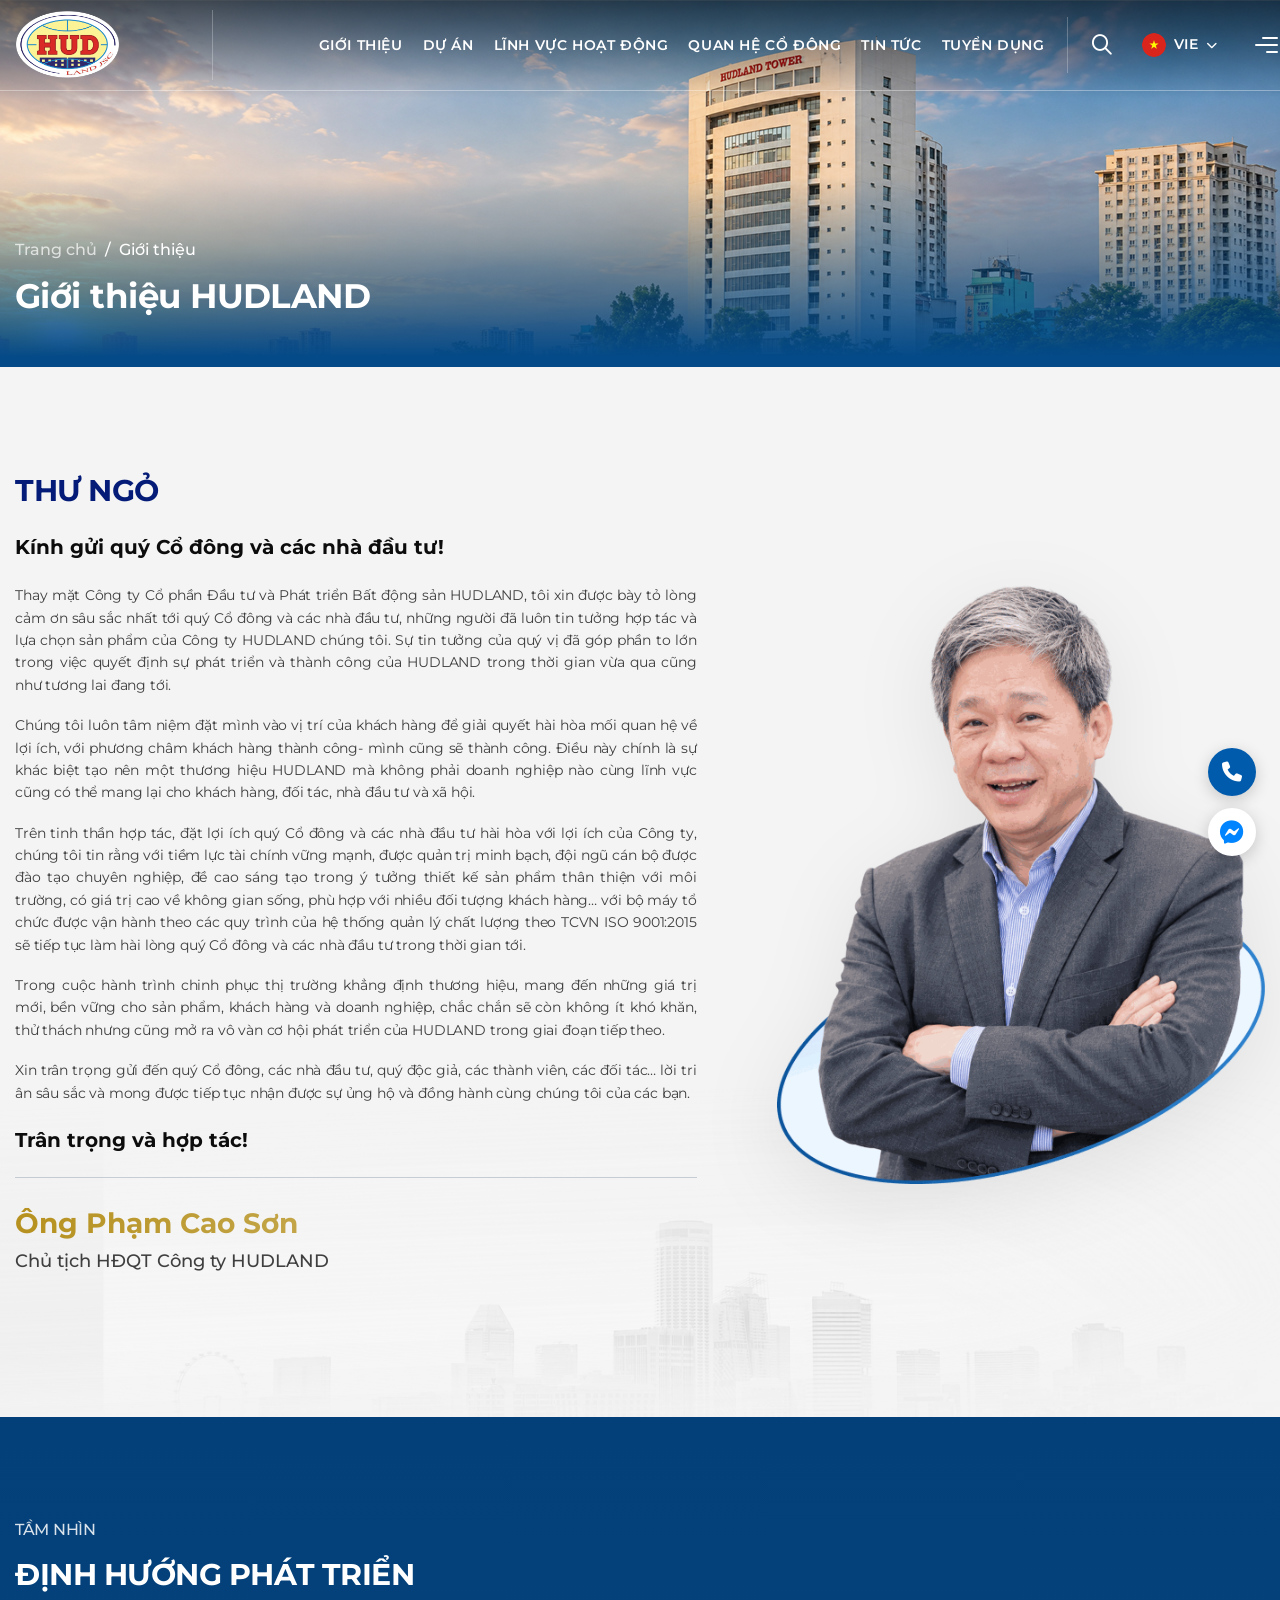
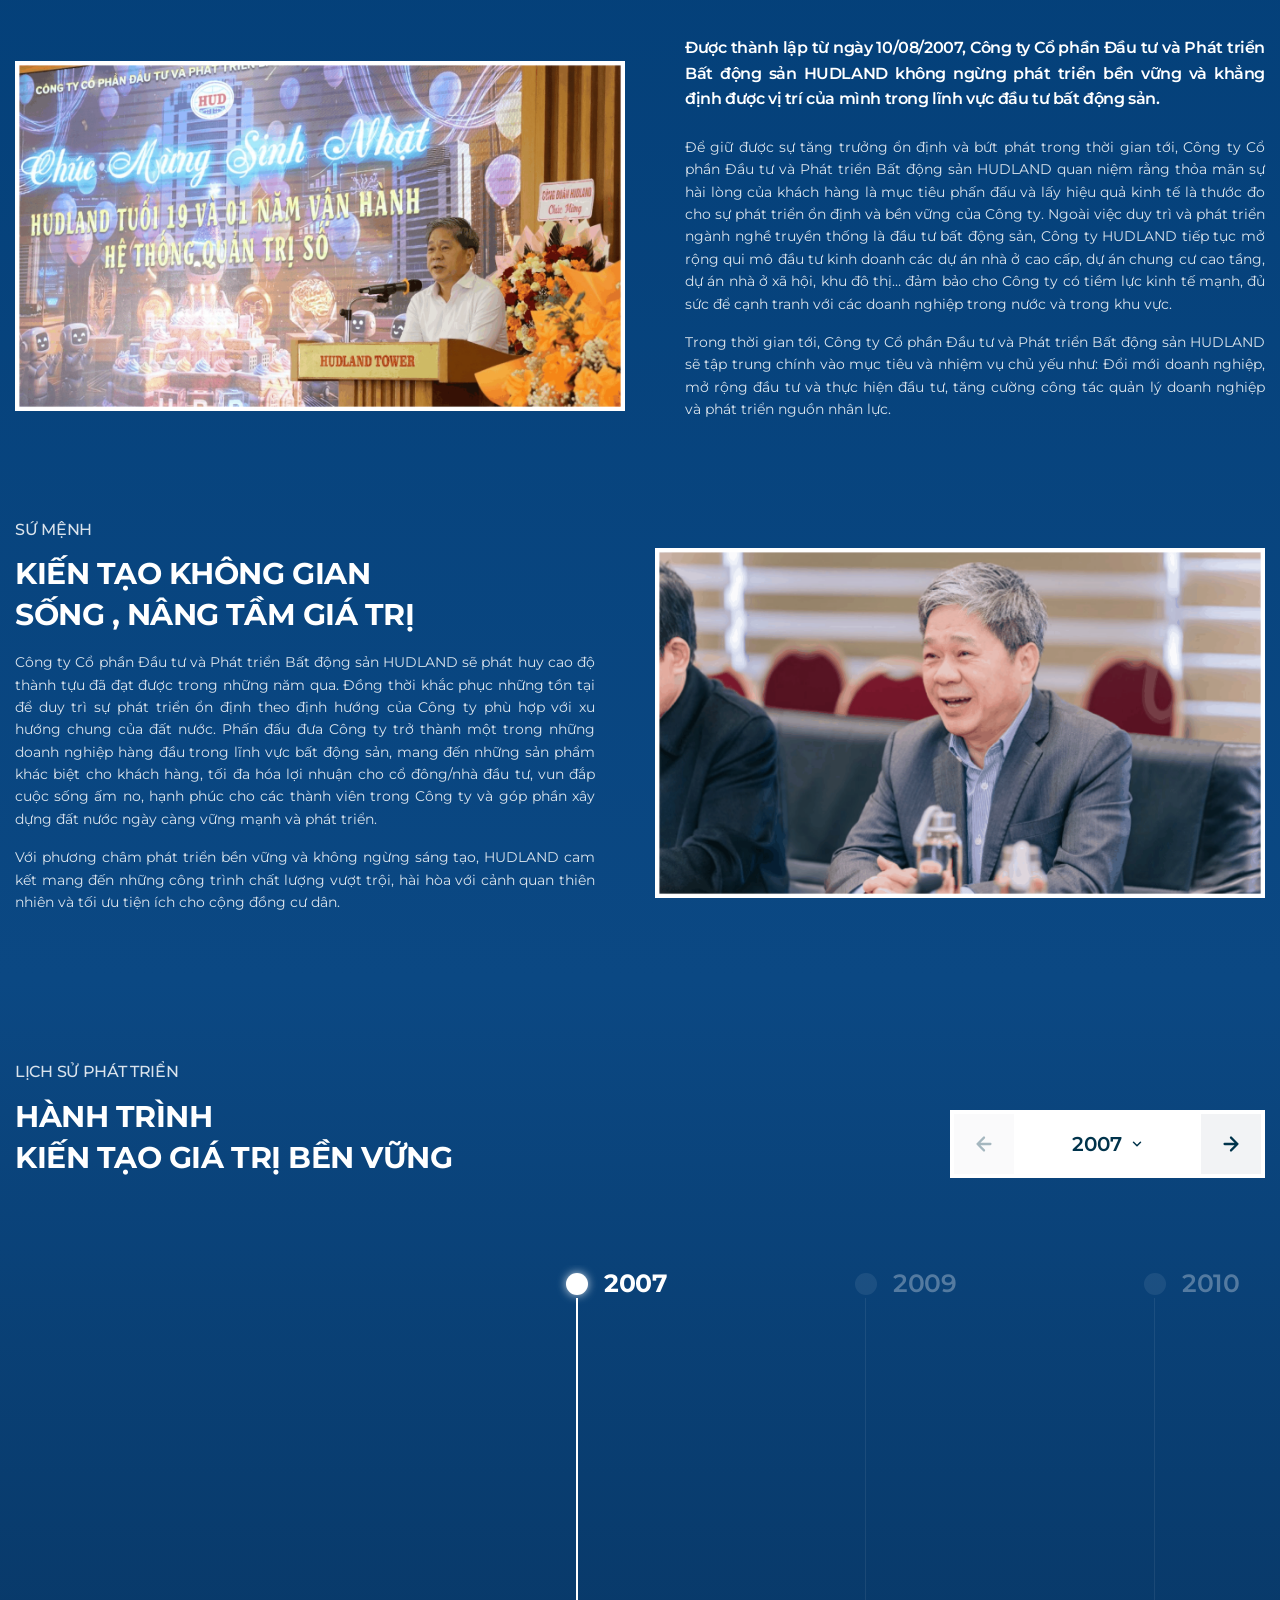
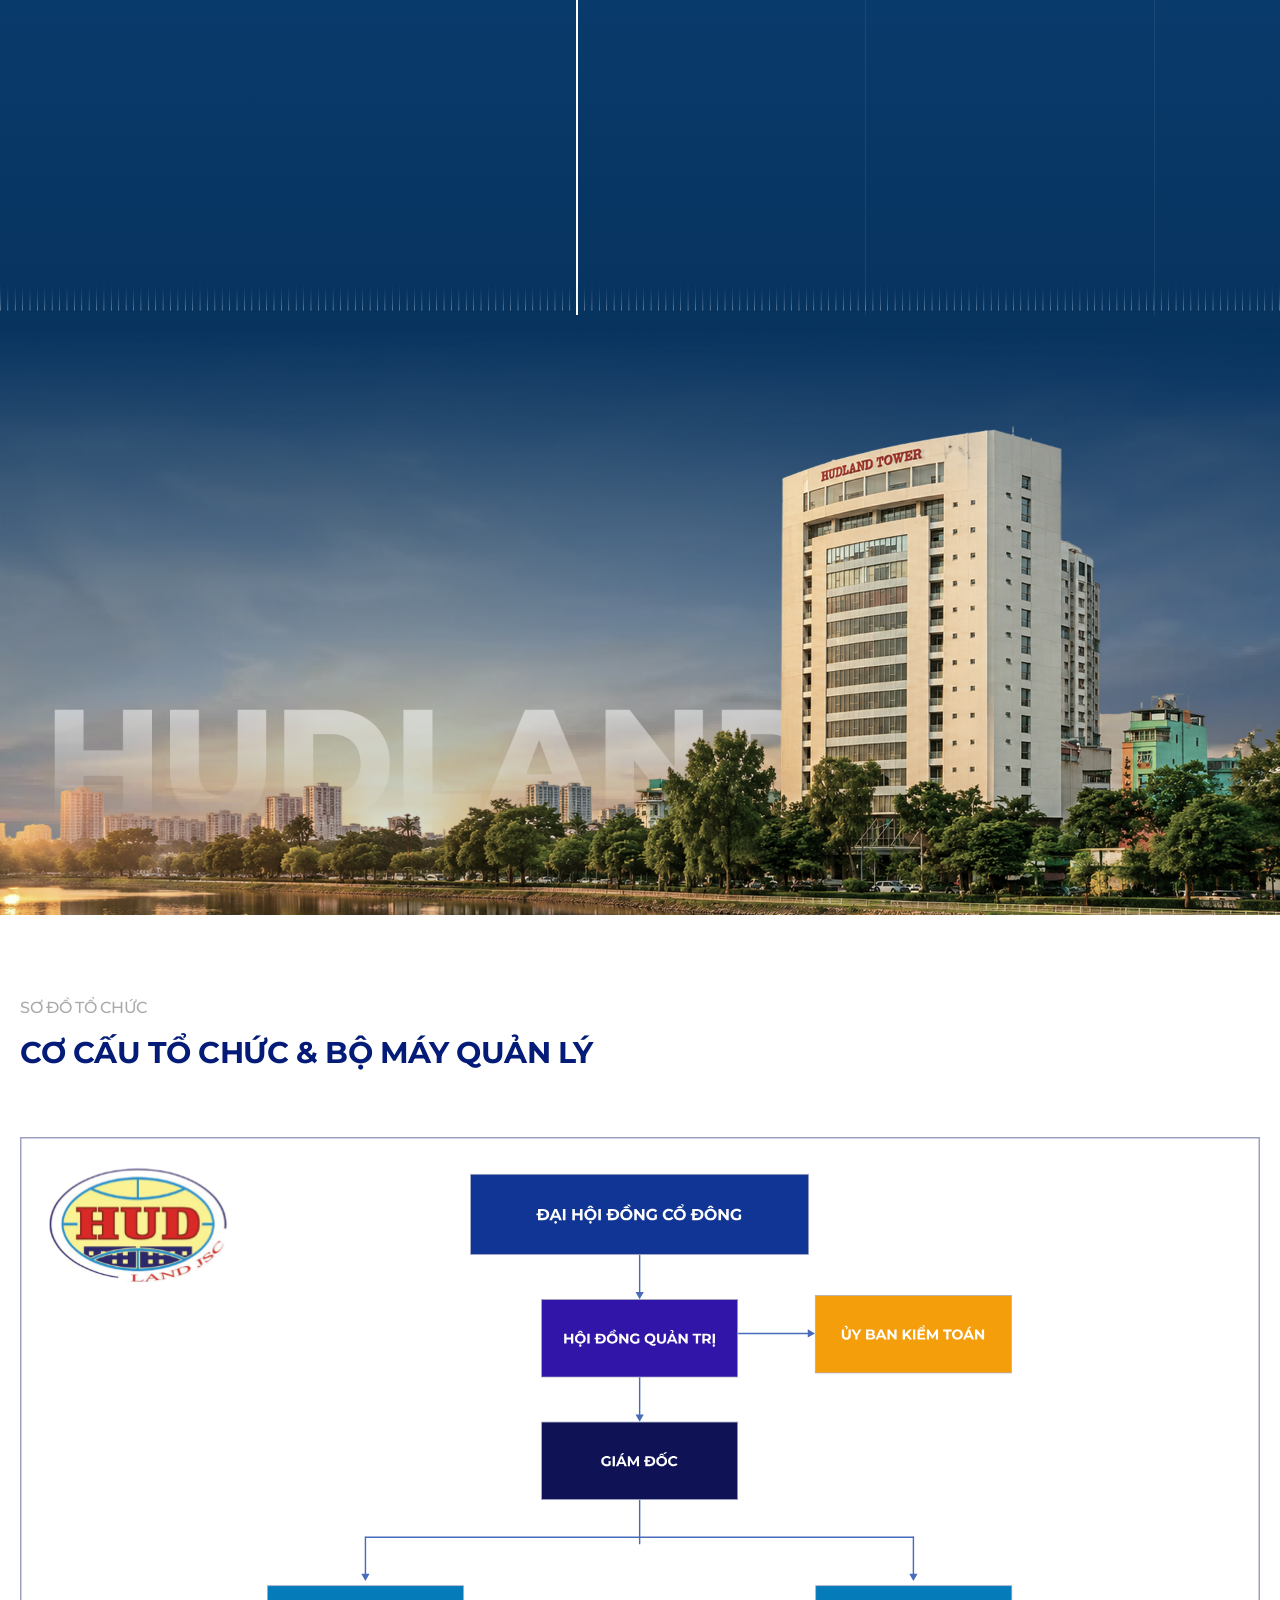
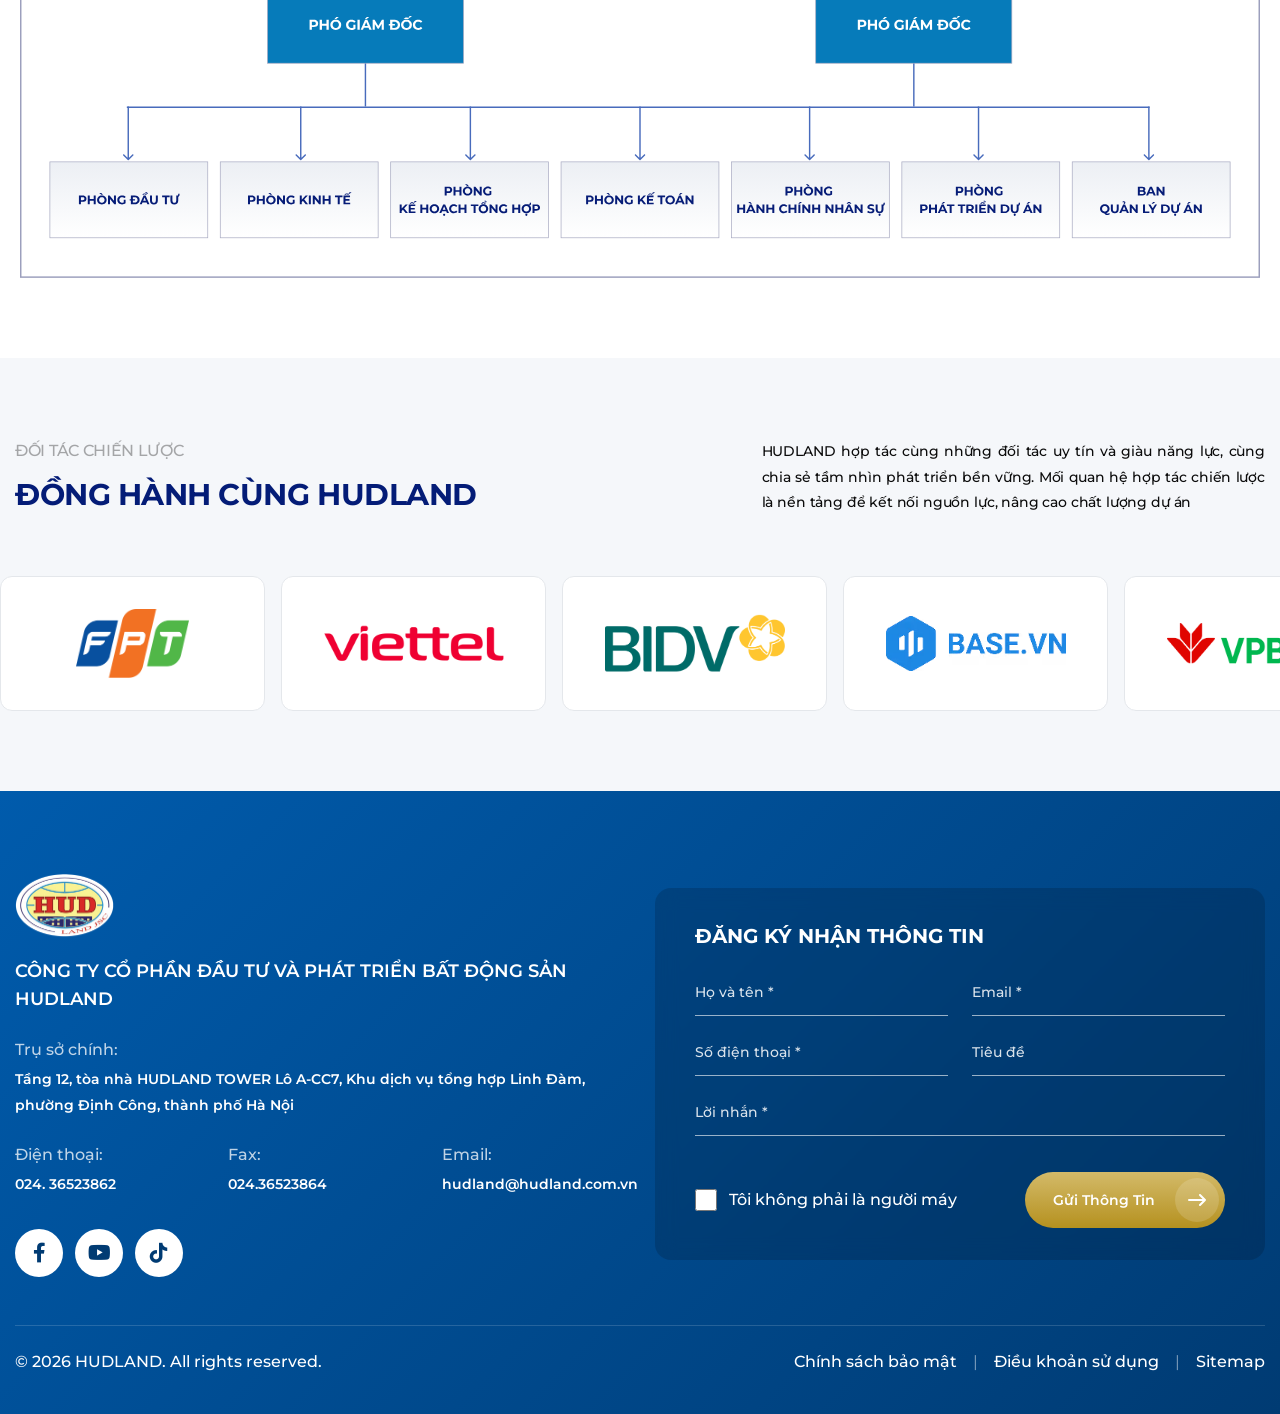
<file: gioi-thieu.html>
<!DOCTYPE html>
<html lang="vi">

<head>
    <meta charset="UTF-8">
    <meta name="viewport" content="width=device-width, initial-scale=1.0">
    <title>Giới thiệu - HUDLAND JSC</title>
    <link rel="stylesheet" href="./style/bootstrap.min.css">
    <link rel="preconnect" href="https://fonts.googleapis.com">
    <link rel="preconnect" href="https://fonts.gstatic.com" crossorigin>
    <link href="https://fonts.googleapis.com/css2?family=Montserrat:wght@400;500;600;700;800;900&display=swap"
        rel="stylesheet">
    <link rel="stylesheet" href="./style/all.css">
    <link rel="stylesheet" href="./style/style.css">
    <script src="./component/components.js"></script>
</head>

<body>
    <app-header></app-header>

    <div class="page-hero">
        <img src="./image/banner-gioi-thieu.jpg" alt="" class="w-100" fetchpriority="high">
        <div class="hero-conent">
            <div class="container">
                <nav aria-label="breadcrumb">
                    <ol class="breadcrumb">
                        <li class="breadcrumb-item"><a href="./index.html">Trang chủ</a></li>
                        <li class="breadcrumb-item active" aria-current="page">Giới thiệu</li>
                    </ol>
                </nav>
                <h1>Giới thiệu HUDLAND</h1>
            </div>
        </div>
    </div>


    <div class="about-letter">
        <img src="./image/chairman-watermark.png" alt="" class="about-letter__watermark" aria-hidden="true"
            loading="lazy">
        <div class="container">
            <div class="row align-items-center about-letter__row">
                <div class="col-12 col-lg-7 about-letter__col-content">
                    <div class="about-letter__content">
                        <div>
                            <h2 class="section-title mb-4">Thư ngỏ</h2>
                            <h3 class="about-letter__greeting">Kính gửi quý Cổ đông và các nhà đầu tư!</h3>
                            <div class="about-letter__text">
                                <p>Thay mặt Công ty Cổ phần Đầu tư và Phát triển Bất động sản HUDLAND, tôi xin được bày
                                    tỏ
                                    lòng cảm ơn sâu sắc nhất tới quý Cổ đông và các nhà đầu tư, những người đã luôn tin
                                    tưởng hợp tác và lựa chọn sản phẩm của Công ty HUDLAND chúng tôi. Sự tin tưởng của
                                    quý
                                    vị đã góp phần to lớn trong việc quyết định sự phát triển và thành công của HUDLAND
                                    trong thời gian vừa qua cũng như tương lai đang tới.</p>
                                <p>Chúng tôi luôn tâm niệm đặt mình vào vị trí của khách hàng để giải quyết hài hòa mối
                                    quan
                                    hệ về lợi ích, với phương châm khách hàng thành công- mình cũng sẽ thành công. Điều
                                    này
                                    chính là sự khác biệt tạo nên một thương hiệu HUDLAND mà không phải doanh nghiệp nào
                                    cùng lĩnh vực cũng có thể mang lại cho khách hàng, đối tác, nhà đầu tư và xã hội.
                                </p>
                                <p>Trên tinh thần hợp tác, đặt lợi ích quý Cổ đông và các nhà đầu tư hài hòa với lợi ích
                                    của
                                    Công ty, chúng tôi tin rằng với tiềm lực tài chính vững mạnh, được quản trị minh
                                    bạch,
                                    đội ngũ cán bộ được đào tạo chuyên nghiệp, đề cao sáng tạo trong ý tưởng thiết kế
                                    sản
                                    phẩm thân thiện với môi trường, có giá trị cao về không gian sống, phù hợp với nhiều
                                    đối
                                    tượng khách hàng… với bộ máy tổ chức được vận hành theo các quy trình của hệ thống
                                    quản
                                    lý chất lượng theo TCVN ISO 9001:2015 sẽ tiếp tục làm hài lòng quý Cổ đông và các
                                    nhà
                                    đầu tư trong thời gian tới.</p>
                                <p>Trong cuộc hành trình chinh phục thị trường khẳng định thương hiệu, mang đến những
                                    giá
                                    trị mới, bền vững cho sản phẩm, khách hàng và doanh nghiệp, chắc chắn sẽ còn không
                                    ít
                                    khó khăn, thử thách nhưng cũng mở ra vô vàn cơ hội phát triển của HUDLAND trong giai
                                    đoạn tiếp theo.</p>
                                <p>Xin trân trọng gửi đến quý Cổ đông, các nhà đầu tư, quý độc giả, các thành viên, các
                                    đối
                                    tác… lời tri ân sâu sắc và mong được tiếp tục nhận được sự ủng hộ và đồng hành cùng
                                    chúng tôi của các bạn.</p>
                            </div>
                            <p class="about-letter__closing">Trân trọng và hợp tác!</p>
                        </div>
                        <div class="about-letter__divider" aria-hidden="true"></div>
                        <div class="about-letter__sign">
                            <span class="about-letter__sign-name">Ông Phạm Cao Sơn</span>
                            <span class="about-letter__sign-role">Chủ tịch HĐQT Công ty HUDLAND</span>
                        </div>
                    </div>
                </div>
                <div class="col-12 col-lg-5 about-letter__col-media">
                    <div class="about-letter__portrait">
                        <img src="./image/chairman-portrait.png" alt="Ông Phạm Cao Sơn - Chủ tịch HĐQT HUDLAND"
                            class="img-fluid about-letter__portrait-img" loading="lazy">
                    </div>
                </div>
            </div>
        </div>
    </div>


    <div class="about-vision">
        <div class="container">
            <div class="about-vision__header">
                <span class="section-subtitle section-subtitle--light">TẦM NHÌN</span>
                <h2 class="section-title section-title--light">Định hướng phát triển</h2>
            </div>
            <div class="row about-vision__row">
                <div class="col-12 col-lg-6 about-vision__col-media">
                    <div class="about-vision__media">
                        <img src="./image/tam-nhin.png" alt="Định hướng phát triển HUDLAND" class="about-vision__img"
                            loading="lazy">
                    </div>
                </div>
                <div class="col-12 col-lg-6 about-vision__col-content">
                    <div class="about-vision__content">
                        <p class="about-lead">Được thành lập từ ngày 10/08/2007, Công ty Cổ phần Đầu tư và Phát
                            triển Bất động sản HUDLAND không ngừng phát triển bền vững và khẳng định được vị trí của
                            mình trong lĩnh vực đầu tư bất động sản.</p>
                        <p class="about-para">Để giữ được sự tăng trưởng ổn định và bứt phát trong thời gian tới,
                            Công ty Cổ phần Đầu tư và Phát triển Bất động sản HUDLAND quan niệm rằng thỏa mãn sự hài
                            lòng của khách hàng là mục tiêu phấn đấu và lấy hiệu quả kinh tế là thước đo cho sự phát
                            triển ổn định và bền vững của Công ty. Ngoài việc duy trì và phát triển ngành nghề
                            truyền thống là đầu tư bất động sản, Công ty HUDLAND tiếp tục mở rộng qui mô đầu tư kinh
                            doanh các dự án nhà ở cao cấp, dự án chung cư cao tầng, dự án nhà ở xã hội, khu đô thị…
                            đảm bảo cho Công ty có tiềm lực kinh tế mạnh, đủ sức để cạnh tranh với các doanh nghiệp
                            trong nước và trong khu vực.</p>
                        <p class="about-para">Trong thời gian tới, Công ty Cổ phần Đầu tư và Phát triển Bất
                            động sản HUDLAND sẽ tập trung chính vào mục tiêu và nhiệm vụ chủ yếu như: Đổi mới doanh
                            nghiệp, mở rộng đầu tư và thực hiện đầu tư, tăng cường công tác quản lý doanh nghiệp và
                            phát triển nguồn nhân lực.</p>
                    </div>
                </div>
            </div>

            <div class="row about-vision__row flex-lg-row-reverse">
                <div class="col-12 col-lg-6 about-vision__col-media">
                    <div class="about-vision__media">
                        <img src="./image/su-menh.png" alt="Sứ mệnh HUDLAND" class="about-vision__img" loading="lazy">
                    </div>
                </div>
                <div class="col-12 col-lg-6 about-vision__col-content">
                    <div class="about-vision__content">
                        <span class="section-subtitle section-subtitle--light">SỨ MỆNH</span>
                        <h2 class="section-title section-title--light mb-3">Kiến tạo không gian sống , nâng tầm giá trị
                        </h2>
                        <p class="about-para">Công ty Cổ phần Đầu tư và Phát triển Bất động sản HUDLAND sẽ phát huy
                            cao độ thành tựu đã đạt được trong những năm qua. Đồng thời khắc phục những tồn tại để
                            duy trì sự phát triển ổn định theo định hướng của Công ty phù hợp với xu hướng chung của
                            đất nước. Phấn đấu đưa Công ty trở thành một trong những doanh nghiệp hàng đầu trong
                            lĩnh vực bất động sản, mang đến những sản phẩm khác biệt cho khách hàng, tối đa hóa lợi
                            nhuận cho cổ đông/nhà đầu tư, vun đắp cuộc sống ấm no, hạnh phúc cho các thành viên
                            trong Công ty và góp phần xây dựng đất nước ngày càng vững mạnh và phát triển.</p>
                        <p class="about-para">Với phương châm phát triển bền vững và không ngừng sáng tạo, HUDLAND
                            cam kết mang đến những công trình chất lượng vượt trội, hài hòa với cảnh quan thiên
                            nhiên và tối ưu tiện ích cho cộng đồng cư dân.</p>
                    </div>
                </div>
            </div>
        </div>
    </div>

    <div class="about-history" id="lich-su-phat-trien">
        <div class="container">
            <div class="about-history__header">
                <div class="about-history__header-text">
                    <span class="section-subtitle section-subtitle--light">LỊCH SỬ PHÁT TRIỂN</span>
                    <h2 class="section-title section-title--light">HÀNH TRÌNH<br>KIẾN TẠO GIÁ TRỊ BỀN VỮNG</h2>
                </div>
                <div class="timeline-nav-box">
                    <a href="javascript:void(0)" class="timeline-nav-btn timeline-nav-btn--prev is-disabled"
                        id="timelinePrev" role="button" aria-label="Năm trước">
                        <svg width="22" height="22" viewBox="0 0 24 24" fill="none" stroke="currentColor"
                            stroke-width="2.5" stroke-linecap="round" stroke-linejoin="round">
                            <path d="M19 12H5M12 19l-7-7 7-7" />
                        </svg>
                    </a>
                    <div class="timeline-nav-current" id="timelineYearDropdown">
                        <a href="javascript:void(0)" class="timeline-nav-current__toggle" id="timelineDropdownToggle"
                            role="button" aria-haspopup="true" aria-expanded="false">
                            <span id="timelineCapsuleYear">2007</span>
                            <svg class="timeline-nav-chevron" width="14" height="14" viewBox="0 0 24 24" fill="none"
                                stroke="currentColor" stroke-width="2.5" stroke-linecap="round" stroke-linejoin="round">
                                <path d="M6 9l6 6 6-6" />
                            </svg>
                        </a>
                        <div class="timeline-nav-menu" id="timelineYearMenu" aria-labelledby="timelineDropdownToggle">
                            <a href="javascript:void(0)" class="timeline-nav-item active" data-index="0">2007</a>
                            <a href="javascript:void(0)" class="timeline-nav-item" data-index="1">2009</a>
                            <a href="javascript:void(0)" class="timeline-nav-item" data-index="2">2010</a>
                            <a href="javascript:void(0)" class="timeline-nav-item" data-index="3">2012</a>
                            <a href="javascript:void(0)" class="timeline-nav-item" data-index="4">2013</a>
                            <a href="javascript:void(0)" class="timeline-nav-item" data-index="5">2017</a>
                            <a href="javascript:void(0)" class="timeline-nav-item" data-index="6">2019</a>
                            <a href="javascript:void(0)" class="timeline-nav-item" data-index="7">2020</a>
                            <a href="javascript:void(0)" class="timeline-nav-item" data-index="8">2021 - 2022</a>
                            <a href="javascript:void(0)" class="timeline-nav-item" data-index="9">2024</a>
                            <a href="javascript:void(0)" class="timeline-nav-item" data-index="10">2025</a>
                            <a href="javascript:void(0)" class="timeline-nav-item" data-index="11">2026</a>
                        </div>
                    </div>
                    <a href="javascript:void(0)" class="timeline-nav-btn timeline-nav-btn--next" id="timelineNext"
                        role="button" aria-label="Năm sau">
                        <svg width="22" height="22" viewBox="0 0 24 24" fill="none" stroke="currentColor"
                            stroke-width="2.5" stroke-linecap="round" stroke-linejoin="round">
                            <path d="M5 12h14M12 5l7 7-7 7" />
                        </svg>
                    </a>
                </div>
            </div>
        </div>

        <div class="timeline-interactive-area">
            <div class="timeline-hero-left">
                <div class="timeline-hero-year" id="timelineBigYear">2007</div>
            </div>
            <div class="timeline-stage-body">
                <div class="timeline-columns-viewport">
                    <div class="timeline-columns-track" id="timelineColumnsTrack">
                        <div class="timeline-col active" data-year="2007" data-index="0"
                            data-title="THÀNH LẬP HUDLAND 10/08/2007"
                            data-desc="Công ty Cổ phần Đầu tư và Phát triển Bất động sản HUDLAND chính thức được thành lập, đặt nền móng cho hành trình phát triển"
                            data-img="./image/timeline-2007.png" role="button">
                            <div class="timeline-col-header">
                                <span class="timeline-col-dot"></span>
                                <span class="timeline-col-year">2007</span>
                            </div>
                            <div class="timeline-col-line"></div>
                        </div>
                        <div class="timeline-col" data-year="2009" data-index="1" data-title="NHỮNG DỰ ÁN ĐẦU TIÊN"
                            data-desc="Đồng loạt khởi công các dự án tịa KĐT mới Việt Hưng và KĐT mới Vân Canh tạo dấu ấn đầu tiên trong lĩnh vực đầu tư bất động sản"
                            data-img="./image/timeline-2009.png" role="button">
                            <div class="timeline-col-header">
                                <span class="timeline-col-dot"></span>
                                <span class="timeline-col-year">2009</span>
                            </div>
                            <div class="timeline-col-line"></div>
                        </div>
                        <div class="timeline-col" data-year="2010" data-index="2" data-title="MỞ RỘNG ĐỊA BÀN"
                            data-desc="Khởi công Khu A - KĐT mới đường Lê Thái Tổ, TP Bắc Ninh, đánh dấu bước mở rộng hoạt động đầu tư của HUDLAND"
                            data-img="./image/timeline-2010.png" role="button">
                            <div class="timeline-col-header">
                                <span class="timeline-col-dot"></span>
                                <span class="timeline-col-year">2010</span>
                            </div>
                            <div class="timeline-col-line"></div>
                        </div>
                        <div class="timeline-col" data-year="2012" data-index="3" data-title="PHÁT TRIỂN DỰ ÁN MỚI"
                            data-desc="Tiếp tục triển khai các dự án khu đô thị và nhà ở thương mại đồng bộ tiện ích"
                            data-img="./image/timeline-2007.png" role="button">
                            <div class="timeline-col-header">
                                <span class="timeline-col-dot"></span>
                                <span class="timeline-col-year">2012</span>
                            </div>
                            <div class="timeline-col-line"></div>
                        </div>
                        <div class="timeline-col" data-year="2013" data-index="4" data-title="TĂNG TRƯỞNG VÀ MỞ RỘNG"
                            data-desc="Mở rộng quy mô hoạt động kinh doanh và phát triển các sản phẩm nhà ở chất lượng cao"
                            data-img="./image/timeline-2009.png" role="button">
                            <div class="timeline-col-header">
                                <span class="timeline-col-dot"></span>
                                <span class="timeline-col-year">2013</span>
                            </div>
                            <div class="timeline-col-line"></div>
                        </div>
                        <div class="timeline-col" data-year="2017" data-index="5" data-title="KHẲNG ĐỊNH THƯƠNG HIỆU"
                            data-desc="Hoàn thiện và bàn giao nhiều dự án trọng điểm, khẳng định uy tín trên thị trường bất động sản"
                            data-img="./image/timeline-2010.png" role="button">
                            <div class="timeline-col-header">
                                <span class="timeline-col-dot"></span>
                                <span class="timeline-col-year">2017</span>
                            </div>
                            <div class="timeline-col-line"></div>
                        </div>
                        <div class="timeline-col" data-year="2019" data-index="6" data-title="ĐẨY MẠNH ĐẦU TƯ"
                            data-desc="Đầu tư các dự án đô thị sinh thái và nhà ở kiểu mẫu tại các tỉnh thành phát triển"
                            data-img="./image/timeline-2007.png" role="button">
                            <div class="timeline-col-header">
                                <span class="timeline-col-dot"></span>
                                <span class="timeline-col-year">2019</span>
                            </div>
                            <div class="timeline-col-line"></div>
                        </div>
                        <div class="timeline-col" data-year="2020" data-index="7" data-title="CHUYỂN ĐỔI SỐ & ĐỔI MỚI"
                            data-desc="Tối ưu hóa quy trình quản trị doanh nghiệp theo hệ thống quản lý chất lượng ISO 9001:2015"
                            data-img="./image/timeline-2009.png" role="button">
                            <div class="timeline-col-header">
                                <span class="timeline-col-dot"></span>
                                <span class="timeline-col-year">2020</span>
                            </div>
                            <div class="timeline-col-line"></div>
                        </div>
                        <div class="timeline-col" data-year="2021 - 2022" data-index="8"
                            data-title="VƯỢT THÁCH THỨC VƯƠN CAO"
                            data-desc="Giữ vững đà tăng trưởng, đẩy mạnh phát triển các quỹ đất tiềm năng và sản phẩm thân thiện môi trường"
                            data-img="./image/timeline-2010.png" role="button">
                            <div class="timeline-col-header">
                                <span class="timeline-col-dot"></span>
                                <span class="timeline-col-year">2021 - 2022</span>
                            </div>
                            <div class="timeline-col-line"></div>
                        </div>
                        <div class="timeline-col" data-year="2024" data-index="9" data-title="KIẾN TẠO TƯƠNG LAI"
                            data-desc="Khởi động các dự án trọng điểm mới với không gian sống xanh và tiện ích vượt trội"
                            data-img="./image/timeline-2007.png" role="button">
                            <div class="timeline-col-header">
                                <span class="timeline-col-dot"></span>
                                <span class="timeline-col-year">2024</span>
                            </div>
                            <div class="timeline-col-line"></div>
                        </div>
                        <div class="timeline-col" data-year="2025" data-index="10" data-title="BỨT PHÁ CHIẾN LƯỢC"
                            data-desc="Mở rộng danh mục đầu tư bất động sản đô thị và dịch vụ gia tăng giá trị bền vững"
                            data-img="./image/timeline-2009.png" role="button">
                            <div class="timeline-col-header">
                                <span class="timeline-col-dot"></span>
                                <span class="timeline-col-year">2025</span>
                            </div>
                            <div class="timeline-col-line"></div>
                        </div>
                        <div class="timeline-col" data-year="2026" data-index="11" data-title="HÀNH TRÌNH BỀN VỮNG"
                            data-desc="Hướng tới mục tiêu trở thành một trong những thương hiệu bất động sản hàng đầu Việt Nam"
                            data-img="./image/timeline-2010.png" role="button">
                            <div class="timeline-col-header">
                                <span class="timeline-col-dot"></span>
                                <span class="timeline-col-year">2026</span>
                            </div>
                            <div class="timeline-col-line"></div>
                        </div>
                    </div>

                    <div class="timeline-focal-card" id="timelineFocalCard">
                        <h3 class="section-title section-title--light section-title--sm" id="timelineTitle">THÀNH LẬP
                            HUDLAND 10/08/2007</h3>
                        <p class="timeline-card-desc" id="timelineDesc">Công ty Cổ phần Đầu tư và Phát triển Bất động
                            sản HUDLAND chính thức được thành lập, đặt nền móng cho hành trình phát triển</p>
                        <div class="timeline-card-media">
                            <img src="./image/timeline-2007.png" alt="HUDLAND Timeline" id="timelineImage"
                                class="timeline-card-img" loading="lazy">
                        </div>
                    </div>
                </div>
            </div>
        </div>

        <div class="timeline-ruler">
            <img src="./image/timeline-ruler.svg" alt="" class="timeline-ruler-img" aria-hidden="true" loading="lazy">
        </div>
        <div class="about-bottom-banner">
            <img src="./image/about-bottom-banner.png" alt="HUDLAND" class="w-100 img-fluid" loading="lazy">
        </div>
    </div>




    <div class="about-org-chart" id="so-do-to-chuc">
        <div class="container">
            <div class="about-org-chart__header">
                <span class="section-subtitle">SƠ ĐỒ TỔ CHỨC</span>
                <h2 class="section-title">CƠ CẤU TỔ CHỨC & BỘ MÁY QUẢN LÝ</h2>
            </div>
            <div class="about-org-chart__wrapper">
                <div class="about-org-chart__viewport">
                    <img src="./image/org-chart.svg" alt="Sơ đồ tổ chức & Bộ máy quản lý HUDLAND"
                        class="about-org-chart__img" loading="lazy">
                </div>
            </div>
        </div>
    </div>

    <div class="partners-section">
        <div class="container">
            <div class="row align-items-end partners-header">
                <div class="col-12 col-lg-7">
                    <span class="section-subtitle">ĐỐI TÁC CHIẾN LƯỢC</span>
                    <h2 class="section-title">ĐỒNG HÀNH CÙNG HUDLAND</h2>
                </div>
                <div class="col-12 col-lg-5">
                    <p class="partners-desc">HUDLAND hợp tác cùng những đối tác uy tín và giàu năng lực, cùng chia
                        sẻ tầm nhìn phát triển bền vững. Mối quan hệ hợp tác chiến lược là nền tảng để kết nối nguồn
                        lực, nâng cao chất lượng dự án</p>
                </div>
            </div>
        </div>
        <div class="partners-marquee">
            <div class="partners-marquee__track">
                <div class="partners-card"><img src="./image/partner-1.png" alt="Đối tác HUDLAND"
                        class="partners-logo-img" loading="lazy"></div>
                <div class="partners-card"><img src="./image/partner-2.png" alt="Đối tác HUDLAND"
                        class="partners-logo-img" loading="lazy"></div>
                <div class="partners-card"><img src="./image/partner-3.png" alt="Đối tác HUDLAND"
                        class="partners-logo-img" loading="lazy"></div>
                <div class="partners-card"><img src="./image/partner-4.png" alt="Đối tác HUDLAND"
                        class="partners-logo-img" loading="lazy"></div>
                <div class="partners-card"><img src="./image/partner-5.png" alt="Đối tác HUDLAND"
                        class="partners-logo-img" loading="lazy"></div>
                <div class="partners-card"><img src="./image/partner-1.png" alt="Đối tác HUDLAND"
                        class="partners-logo-img" loading="lazy"></div>
                <div class="partners-card"><img src="./image/partner-2.png" alt="Đối tác HUDLAND"
                        class="partners-logo-img" loading="lazy"></div>
                <div class="partners-card"><img src="./image/partner-3.png" alt="Đối tác HUDLAND"
                        class="partners-logo-img" loading="lazy"></div>
                <div class="partners-card"><img src="./image/partner-4.png" alt="Đối tác HUDLAND"
                        class="partners-logo-img" loading="lazy"></div>
                <div class="partners-card"><img src="./image/partner-5.png" alt="Đối tác HUDLAND"
                        class="partners-logo-img" loading="lazy"></div>
                <div class="partners-card" aria-hidden="true"><img src="./image/partner-1.png" alt="Đối tác HUDLAND"
                        class="partners-logo-img" loading="lazy"></div>
                <div class="partners-card" aria-hidden="true"><img src="./image/partner-2.png" alt="Đối tác HUDLAND"
                        class="partners-logo-img" loading="lazy"></div>
                <div class="partners-card" aria-hidden="true"><img src="./image/partner-3.png" alt="Đối tác HUDLAND"
                        class="partners-logo-img" loading="lazy"></div>
                <div class="partners-card" aria-hidden="true"><img src="./image/partner-4.png" alt="Đối tác HUDLAND"
                        class="partners-logo-img" loading="lazy"></div>
                <div class="partners-card" aria-hidden="true"><img src="./image/partner-5.png" alt="Đối tác HUDLAND"
                        class="partners-logo-img" loading="lazy"></div>
                <div class="partners-card" aria-hidden="true"><img src="./image/partner-1.png" alt="Đối tác HUDLAND"
                        class="partners-logo-img" loading="lazy"></div>
                <div class="partners-card" aria-hidden="true"><img src="./image/partner-2.png" alt="Đối tác HUDLAND"
                        class="partners-logo-img" loading="lazy"></div>
                <div class="partners-card" aria-hidden="true"><img src="./image/partner-3.png" alt="Đối tác HUDLAND"
                        class="partners-logo-img" loading="lazy"></div>
                <div class="partners-card" aria-hidden="true"><img src="./image/partner-4.png" alt="Đối tác HUDLAND"
                        class="partners-logo-img" loading="lazy"></div>
                <div class="partners-card" aria-hidden="true"><img src="./image/partner-5.png" alt="Đối tác HUDLAND"
                        class="partners-logo-img" loading="lazy"></div>
            </div>
        </div>
    </div>
    <app-footer></app-footer>

    <script src="./js/jquery.min.js"></script>
    <script src="./js/bootstrap.bundle.min.js"></script>
    <script src="./js/jquery.waypoints.min.js"></script>
    <script src="./js/jquery.counterup.min.js"></script>
    <script src="./js/main.js"></script>
</body>

</html>
</file>
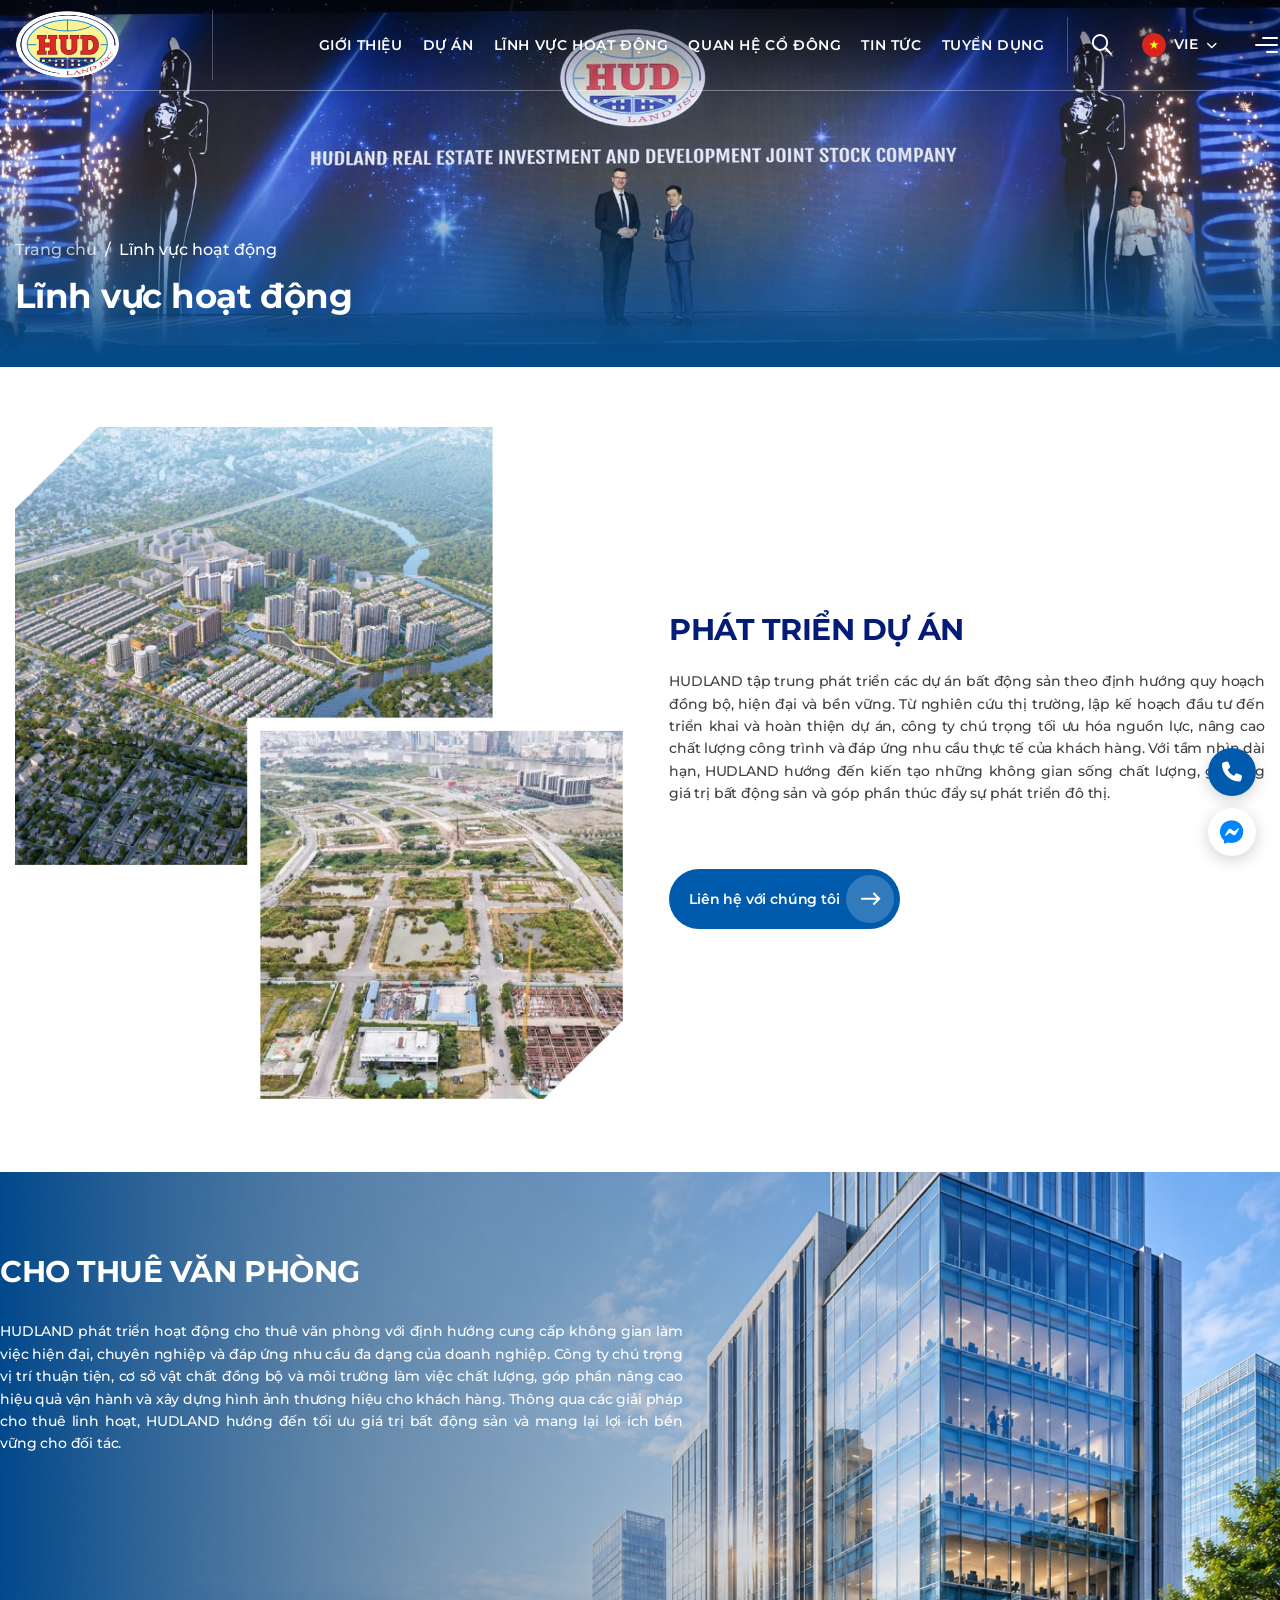
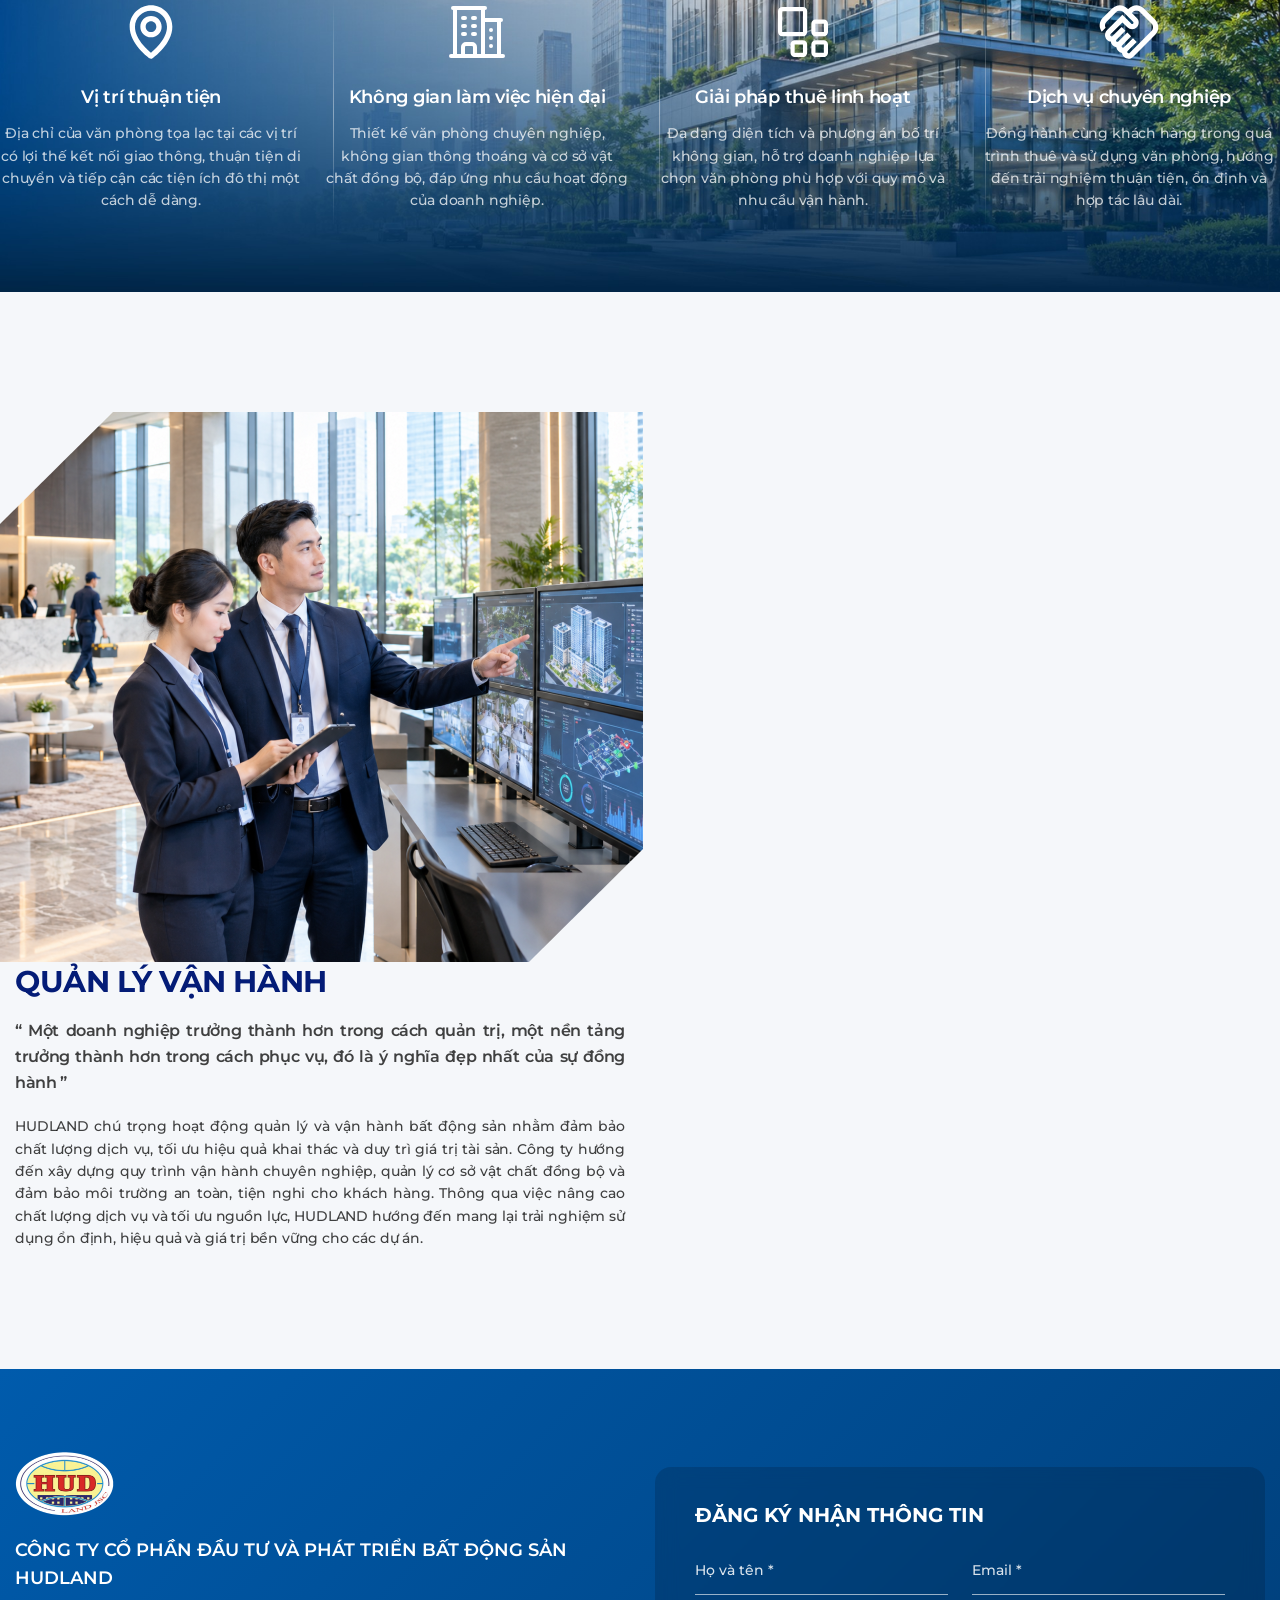
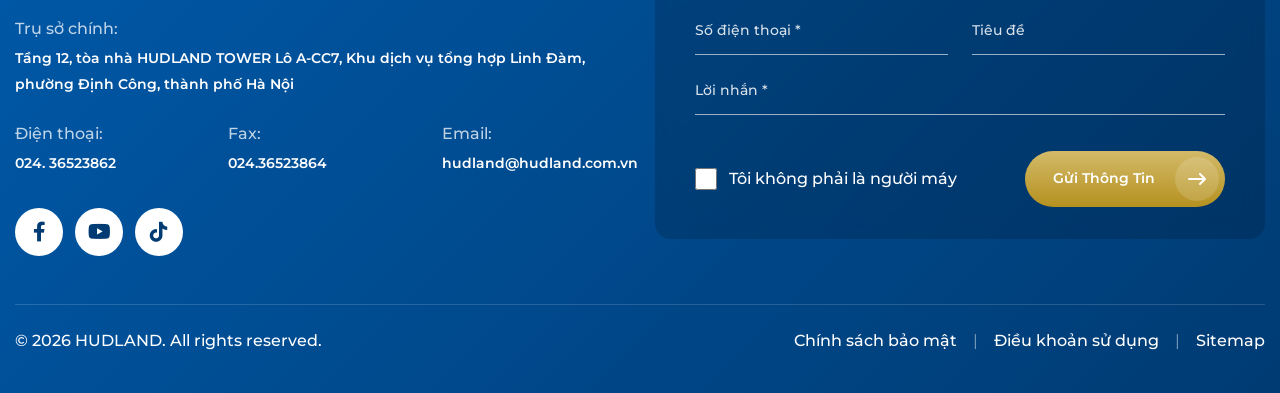
<file: linh-vuc-hoat-dong.html>
<!DOCTYPE html>
<html lang="vi">

<head>
    <meta charset="UTF-8">
    <meta name="viewport" content="width=device-width, initial-scale=1.0">
    <title>Lĩnh vực hoạt động - HUDLAND JSC</title>
    <link rel="stylesheet" href="./style/bootstrap.min.css">
    <link rel="preconnect" href="https://fonts.googleapis.com">
    <link rel="preconnect" href="https://fonts.gstatic.com" crossorigin>
    <link href="https://fonts.googleapis.com/css2?family=Montserrat:wght@400;500;600;700;800;900&display=swap"
        rel="stylesheet">
    <link rel="stylesheet" href="./style/all.css">
    <link rel="stylesheet" href="./style/style.css">
    <script src="./component/components.js"></script>
</head>

<body>
    <app-header></app-header>

    <div class="page-hero">
        <img src="./image/banner-linh-vuc-hoat-dong.jpg" alt="" class="w-100" fetchpriority="high">
        <div class="hero-conent">
            <div class="container">
                <nav aria-label="breadcrumb">
                    <ol class="breadcrumb">
                        <li class="breadcrumb-item"><a href="./index.html">Trang chủ</a></li>
                        <li class="breadcrumb-item active" aria-current="page">Lĩnh vực hoạt động</li>
                    </ol>
                </nav>
                <h1>Lĩnh vực hoạt động</h1>
            </div>
        </div>
    </div>

    <main>
        <div class="activity-dev">
            <div class="container">
                <div class="row align-items-center activity-dev__row">
                    <div class="col-12 col-lg-6 activity-dev__media-col">
                        <div class="activity-dev__media">
                            <img src="./image/phat-trien-du-an-collage.png" alt="Phát triển dự án"
                                class="img-fluid w-100 activity-dev__img" loading="lazy">
                        </div>
                    </div>
                    <div class="col-12 col-lg-6 activity-dev__content-col">
                        <div class="activity-dev__content">
                            <h2 class="section-title section-title--mb-20">Phát triển dự án</h2>
                            <div class="activity-dev__desc">HUDLAND tập trung phát triển các dự án bất động sản theo
                                định hướng quy hoạch đồng bộ, hiện đại và bền vững. Từ nghiên cứu thị trường, lập kế
                                hoạch đầu tư đến triển khai và hoàn thiện dự án, công ty chú trọng tối ưu hóa nguồn lực,
                                nâng cao chất lượng công trình và đáp ứng nhu cầu thực tế của khách hàng. Với tầm nhìn
                                dài hạn, HUDLAND hướng đến kiến tạo những không gian sống chất lượng, gia tăng giá trị
                                bất động sản và góp phần thúc đẩy sự phát triển đô thị.</div>
                            <a href="./lien-he.html" class="btn-pill btn-pill--lg activity-dev__btn">
                                <span class="btn-pill__text">Liên hệ với chúng tôi</span>
                                <span class="btn-pill__icon" aria-hidden="true">
                                    <svg width="48" height="48" viewBox="0 0 48 48" fill="none"
                                        xmlns="http://www.w3.org/2000/svg">
                                        <rect width="48" height="48" rx="24" fill="white" fill-opacity="0.1" />
                                        <path
                                            d="M33.1426 23.7143L33.8497 23.0072L34.5568 23.7143L33.8497 24.4214L33.1426 23.7143ZM15.9997 24.7143C15.4474 24.7143 14.9997 24.2666 14.9997 23.7143C14.9997 23.162 15.4474 22.7143 15.9997 22.7143V23.7143V24.7143ZM27.4283 18L28.1354 17.2929L33.8497 23.0072L33.1426 23.7143L32.4355 24.4214L26.7212 18.7071L27.4283 18ZM33.1426 23.7143L33.8497 24.4214L28.1354 30.1357L27.4283 29.4286L26.7212 28.7215L32.4355 23.0072L33.1426 23.7143ZM33.1426 23.7143V24.7143H15.9997V23.7143V22.7143H33.1426V23.7143Z"
                                            fill="white" />
                                    </svg>
                                </span>
                            </a>
                        </div>
                    </div>
                </div>
            </div>
        </div>

        <div class="office-leasing">
            <div class="office-leasing__bg">
                <img src="./image/cho-thue-van-phong-bg.jpg" alt="Cho thuê văn phòng" class="office-leasing__bg-img img-fluid w-100" loading="lazy">
            </div>
            <div class="office-leasing__content">
                <div class="container">
                    <div class="office-leasing__intro">
                        <h2 class="section-title section-title--light section-title--mb-28">Cho thuê văn phòng</h2>
                        <div class="office-leasing__lead">HUDLAND phát triển hoạt động cho thuê văn phòng với định hướng cung cấp không gian làm việc hiện đại, chuyên nghiệp và đáp ứng nhu cầu đa dạng của doanh nghiệp. Công ty chú trọng vị trí thuận tiện, cơ sở vật chất đồng bộ và môi trường làm việc chất lượng, góp phần nâng cao hiệu quả vận hành và xây dựng hình ảnh thương hiệu cho khách hàng. Thông qua các giải pháp cho thuê linh hoạt, HUDLAND hướng đến tối ưu giá trị bất động sản và mang lại lợi ích bền vững cho đối tác.</div>
                    </div>

                    <div class="row office-leasing__features">
                        <div class="col-12 col-md-6 col-lg-3 office-feature-col">
                            <div class="office-feature">
                                <div class="office-feature__icon" aria-hidden="true">
                                    <img src="./image/icon-office-location.svg" alt="Vị trí thuận tiện" class="office-feature__icon-img" width="64" height="64" loading="lazy">
                                </div>
                                <h3 class="office-feature__title">Vị trí thuận tiện</h3>
                                <div class="office-feature__desc">Địa chỉ của văn phòng tọa lạc tại các vị trí có lợi thế kết nối giao thông, thuận tiện di chuyển và tiếp cận các tiện ích đô thị một cách dễ dàng.</div>
                            </div>
                        </div>

                        <div class="col-12 col-md-6 col-lg-3 office-feature-col">
                            <div class="office-feature">
                                <div class="office-feature__icon" aria-hidden="true">
                                    <img src="./image/icon-office-building.svg" alt="Không gian làm việc hiện đại" class="office-feature__icon-img" width="64" height="64" loading="lazy">
                                </div>
                                <h3 class="office-feature__title">Không gian làm việc hiện đại</h3>
                                <div class="office-feature__desc">Thiết kế văn phòng chuyên nghiệp, không gian thông thoáng và cơ sở vật chất đồng bộ, đáp ứng nhu cầu hoạt động của doanh nghiệp.</div>
                            </div>
                        </div>

                        <div class="col-12 col-md-6 col-lg-3 office-feature-col">
                            <div class="office-feature">
                                <div class="office-feature__icon" aria-hidden="true">
                                    <img src="./image/icon-office-solution.svg" alt="Giải pháp thuê linh hoạt" class="office-feature__icon-img" width="64" height="64" loading="lazy">
                                </div>
                                <h3 class="office-feature__title">Giải pháp thuê linh hoạt</h3>
                                <div class="office-feature__desc">Đa dạng diện tích và phương án bố trí không gian, hỗ trợ doanh nghiệp lựa chọn văn phòng phù hợp với quy mô và nhu cầu vận hành.</div>
                            </div>
                        </div>

                        <div class="col-12 col-md-6 col-lg-3 office-feature-col">
                            <div class="office-feature">
                                <div class="office-feature__icon" aria-hidden="true">
                                    <img src="./image/icon-office-service.svg" alt="Dịch vụ chuyên nghiệp" class="office-feature__icon-img" width="64" height="64" loading="lazy">
                                </div>
                                <h3 class="office-feature__title">Dịch vụ chuyên nghiệp</h3>
                                <div class="office-feature__desc">Đồng hành cùng khách hàng trong quá trình thuê và sử dụng văn phòng, hướng đến trải nghiệm thuận tiện, ổn định và hợp tác lâu dài.</div>
                            </div>
                        </div>
                    </div>
                </div>
            </div>
        </div>

        <div class="operation-management">
            <div class="container">
                <div class="row align-items-center operation-management__row">
                    <div class="col-12 col-lg-6 operation-management__media-col">
                        <div class="operation-management__media">
                            <img src="./image/quan-ly-van-hanh.png" alt="Quản lý vận hành" class="img-fluid w-100 operation-management__img" loading="lazy">
                        </div>
                    </div>
                    <div class="col-12 col-lg-6 operation-management__content-col">
                        <div class="operation-management__content">
                            <h2 class="section-title section-title--mb-16">Quản lý vận hành</h2>
                            <div class="operation-management__quote">“ Một doanh nghiệp trưởng thành hơn trong cách quản trị, một nền tảng trưởng thành hơn trong cách phục vụ, đó là ý nghĩa đẹp nhất của sự đồng hành ”</div>
                            <div class="operation-management__desc">HUDLAND chú trọng hoạt động quản lý và vận hành bất động sản nhằm đảm bảo chất lượng dịch vụ, tối ưu hiệu quả khai thác và duy trì giá trị tài sản. Công ty hướng đến xây dựng quy trình vận hành chuyên nghiệp, quản lý cơ sở vật chất đồng bộ và đảm bảo môi trường an toàn, tiện nghi cho khách hàng. Thông qua việc nâng cao chất lượng dịch vụ và tối ưu nguồn lực, HUDLAND hướng đến mang lại trải nghiệm sử dụng ổn định, hiệu quả và giá trị bền vững cho các dự án.</div>
                        </div>
                    </div>
                </div>
            </div>
        </div>
    </main>

    <app-footer></app-footer>

    <script src="./js/jquery.min.js"></script>
    <script src="./js/bootstrap.bundle.min.js"></script>
    <script src="./js/jquery.waypoints.min.js"></script>
    <script src="./js/jquery.counterup.min.js"></script>
    <script src="./js/main.js"></script>
</body>

</html>
</file>
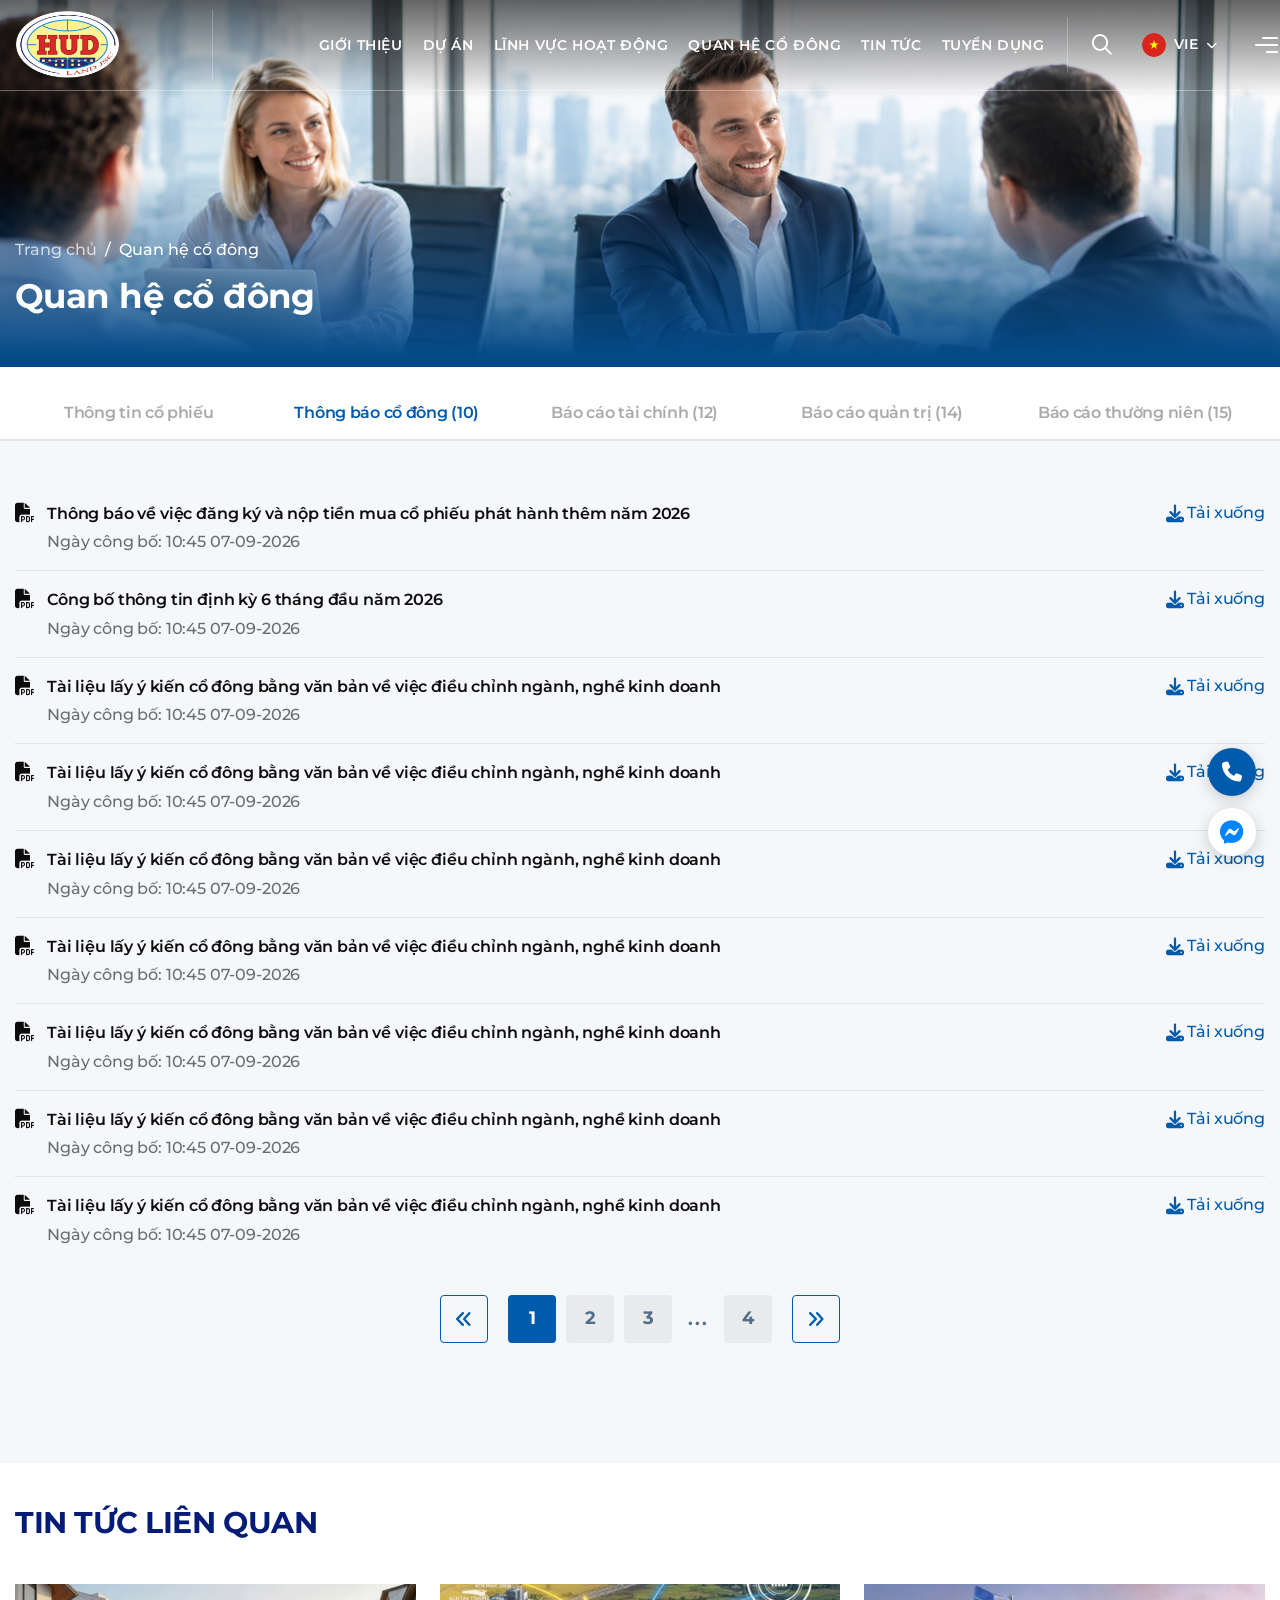
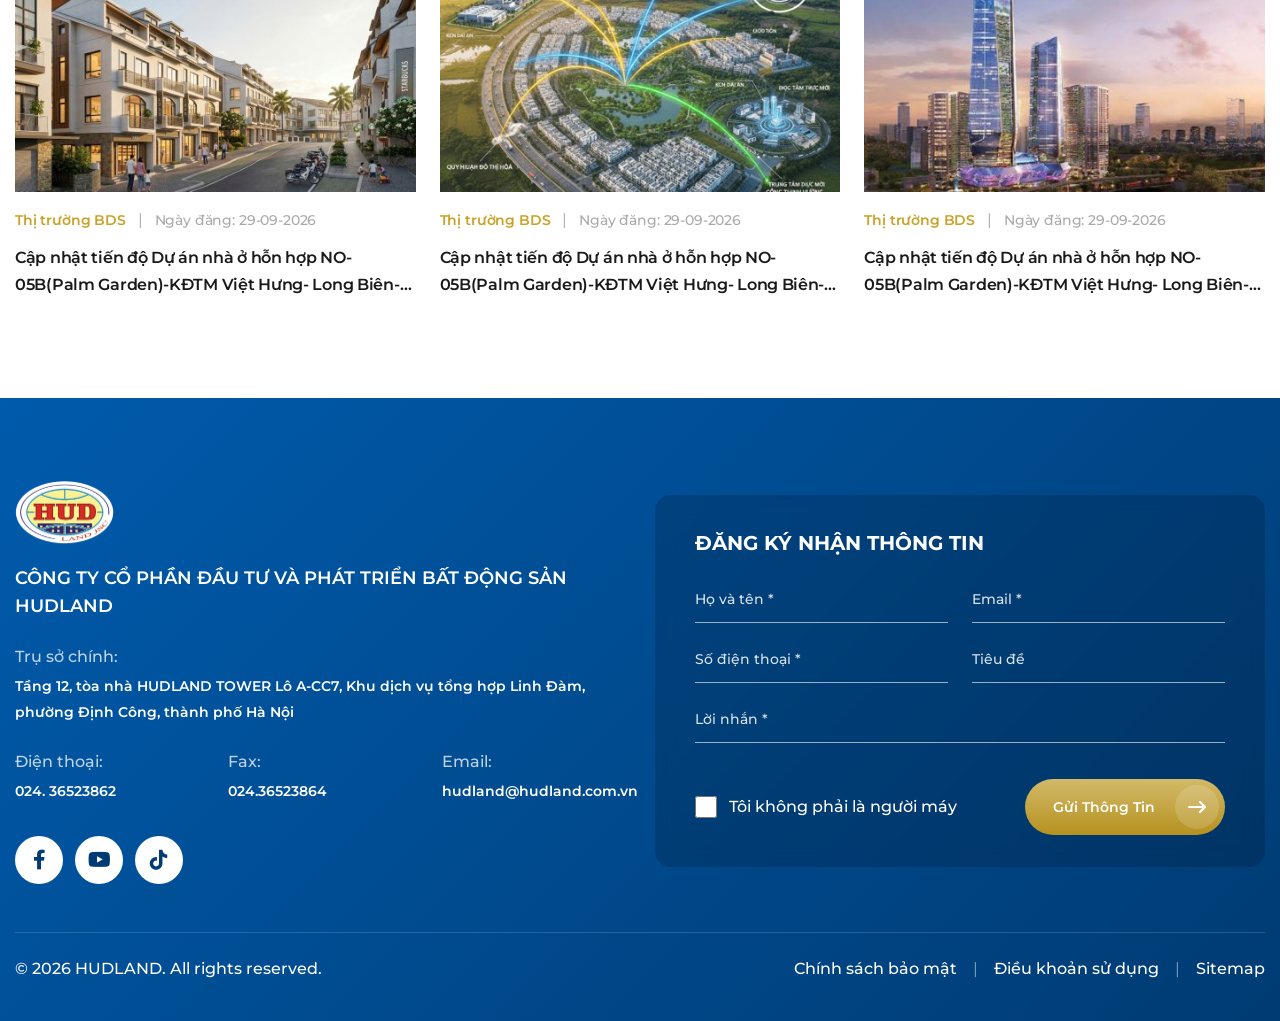
<file: quan-he-co-dong.html>
<!DOCTYPE html>
<html lang="vi">

<head>
    <meta charset="UTF-8">
    <meta name="viewport" content="width=device-width, initial-scale=1.0">
    <title>Quan hệ cổ đông - HUDLAND JSC</title>
    <meta name="description"
        content="Thông tin cổ phiếu, thông báo cổ đông, báo cáo tài chính, báo cáo quản trị và báo cáo thường niên của Công ty Cổ phần Đầu tư và Phát triển Bất động sản HUDLAND.">
    <link rel="stylesheet" href="./style/bootstrap.min.css">
    <link rel="preconnect" href="https://fonts.googleapis.com">
    <link rel="preconnect" href="https://fonts.gstatic.com" crossorigin>
    <link href="https://fonts.googleapis.com/css2?family=Montserrat:wght@400;500;600;700;800;900&display=swap"
        rel="stylesheet">
    <link rel="stylesheet" href="./style/all.css">
    <link rel="stylesheet" href="./style/style.css">
    <script src="./component/components.js"></script>
</head>

<body>
    <app-header></app-header>

    <div class="page-hero">
        <img src="./image/banner-quan-he-co-dong.jpg" alt="" class="w-100" fetchpriority="high">
        <div class="hero-conent">
            <div class="container">
                <nav aria-label="breadcrumb">
                    <ol class="breadcrumb">
                        <li class="breadcrumb-item"><a href="./index.html">Trang chủ</a></li>
                        <li class="breadcrumb-item active" aria-current="page">Quan hệ cổ đông</li>
                    </ol>
                </nav>
                <h1>Quan hệ cổ đông</h1>
            </div>
        </div>
    </div>

    <main class="shareholder-page">
        <div class="shareholder-tabs-wrapper">
            <div class="container">
                <ul class="nav nav-tabs nav-fill shareholder-tabs" id="shareholderTabs" role="tablist">
                    <li class="nav-item" role="presentation">
                        <a class="nav-link" id="stock-info-tab" data-toggle="tab" href="#stock-info" role="tab"
                            aria-controls="stock-info" aria-selected="false">Thông tin cổ phiếu</a>
                    </li>
                    <li class="nav-item" role="presentation">
                        <a class="nav-link active" id="announcements-tab" data-toggle="tab" href="#announcements"
                            role="tab" aria-controls="announcements" aria-selected="true">Thông báo cổ đông (10)</a>
                    </li>
                    <li class="nav-item" role="presentation">
                        <a class="nav-link" id="financial-tab" data-toggle="tab" href="#financial" role="tab"
                            aria-controls="financial" aria-selected="false">Báo cáo tài chính (12)</a>
                    </li>
                    <li class="nav-item" role="presentation">
                        <a class="nav-link" id="governance-tab" data-toggle="tab" href="#governance" role="tab"
                            aria-controls="governance" aria-selected="false">Báo cáo quản trị (14)</a>
                    </li>
                    <li class="nav-item" role="presentation">
                        <a class="nav-link" id="annual-tab" data-toggle="tab" href="#annual" role="tab"
                            aria-controls="annual" aria-selected="false">Báo cáo thường niên (15)</a>
                    </li>
                </ul>
            </div>
        </div>

        <div class="shareholder-main">
            <div class="container">
                <div class="tab-content" id="shareholderTabContent">
                    <div class="tab-pane fade" id="stock-info" role="tabpanel"
                        aria-labelledby="stock-info-tab">
                        <div class="row row--gap-24 align-items-start">
                            <div class="col-12 col-lg-4 shareholder-col-side">
                                <div class="shareholder-stock-card">
                                    <h2 class="shareholder-stock-title">Thông tin cổ phiếu</h2>
                                    <div class="shareholder-stock-row">
                                        <span class="shareholder-stock-code">HLD</span>
                                        <div class="shareholder-stock-price-group">
                                            <span class="shareholder-stock-price">13,500.0</span>
                                            <span class="shareholder-stock-change">+300%</span>
                                            <span class="shareholder-stock-badge">
                                                <svg width="14" height="8" viewBox="0 0 14 8" fill="none"
                                                    aria-hidden="true">
                                                    <path d="M1 7L5 3L8 6L13 1" stroke="currentColor" stroke-width="2"
                                                        stroke-linecap="round" stroke-linejoin="round" />
                                                </svg>
                                                <span>2,27%</span>
                                            </span>
                                        </div>
                                    </div>
                                    <div class="shareholder-stock-updated">
                                        Cập nhật lúc: 13/11/2026 (Giá cuối cùng tính bằng VNĐ)
                                    </div>
                                </div>

                                <div class="shareholder-stats-card">
                                    <div class="shareholder-stat-item">
                                        <span class="shareholder-stat-label">Vốn điều lệ</span>
                                        <span class="shareholder-stat-val">~550 tỷ VNĐ</span>
                                    </div>
                                    <div class="shareholder-stat-item">
                                        <span class="shareholder-stat-label">Số lượng cổ phiếu niêm yết</span>
                                        <span class="shareholder-stat-val">54,999,961 cổ phiếu</span>
                                    </div>
                                    <div class="shareholder-stat-item">
                                        <span class="shareholder-stat-label">Vốn điều lệ</span>
                                        <span class="shareholder-stat-val">15%/ Năm</span>
                                    </div>
                                </div>
                            </div>

                            <div class="col-12 col-lg-8 shareholder-col-main">
                                <div class="shareholder-chart-card">
                                    <div class="tradingview-widget-container">
                                        <div class="tradingview-widget-container__widget"></div>
                                    </div>
                                </div>
                            </div>
                        </div>
                    </div>

                    <div class="tab-pane fade show active" id="announcements" role="tabpanel"
                        aria-labelledby="announcements-tab">
                        <div class="shareholder-docs">
                            <div class="shareholder-doc">
                                <span class="shareholder-doc__icon" aria-hidden="true"><i class="fa-solid fa-file-pdf"></i></span>
                                <div class="shareholder-doc__main">
                                    <div class="shareholder-doc__text">
                                        <span class="shareholder-doc__title">Thông báo về việc đăng ký và nộp tiền mua cổ phiếu phát hành thêm năm 2026</span>
                                        <span class="shareholder-doc__date">Ngày công bố: 10:45 07-09-2026</span>
                                    </div>
                                    <a href="javascript:void(0)" class="shareholder-doc__download">
                                        <i class="fa-solid fa-download" aria-hidden="true"></i>
                                        <span>Tải xuống</span>
                                    </a>
                                </div>
                            </div>
                            <div class="shareholder-doc">
                                <span class="shareholder-doc__icon" aria-hidden="true"><i class="fa-solid fa-file-pdf"></i></span>
                                <div class="shareholder-doc__main">
                                    <div class="shareholder-doc__text">
                                        <span class="shareholder-doc__title">Công bố thông tin định kỳ 6 tháng đầu năm 2026</span>
                                        <span class="shareholder-doc__date">Ngày công bố: 10:45 07-09-2026</span>
                                    </div>
                                    <a href="javascript:void(0)" class="shareholder-doc__download">
                                        <i class="fa-solid fa-download" aria-hidden="true"></i>
                                        <span>Tải xuống</span>
                                    </a>
                                </div>
                            </div>
                            <div class="shareholder-doc">
                                <span class="shareholder-doc__icon" aria-hidden="true"><i class="fa-solid fa-file-pdf"></i></span>
                                <div class="shareholder-doc__main">
                                    <div class="shareholder-doc__text">
                                        <span class="shareholder-doc__title">Tài liệu lấy ý kiến cổ đông bằng văn bản về việc điều chỉnh ngành, nghề kinh doanh</span>
                                        <span class="shareholder-doc__date">Ngày công bố: 10:45 07-09-2026</span>
                                    </div>
                                    <a href="javascript:void(0)" class="shareholder-doc__download">
                                        <i class="fa-solid fa-download" aria-hidden="true"></i>
                                        <span>Tải xuống</span>
                                    </a>
                                </div>
                            </div>
                            <div class="shareholder-doc">
                                <span class="shareholder-doc__icon" aria-hidden="true"><i class="fa-solid fa-file-pdf"></i></span>
                                <div class="shareholder-doc__main">
                                    <div class="shareholder-doc__text">
                                        <span class="shareholder-doc__title">Tài liệu lấy ý kiến cổ đông bằng văn bản về việc điều chỉnh ngành, nghề kinh doanh</span>
                                        <span class="shareholder-doc__date">Ngày công bố: 10:45 07-09-2026</span>
                                    </div>
                                    <a href="javascript:void(0)" class="shareholder-doc__download">
                                        <i class="fa-solid fa-download" aria-hidden="true"></i>
                                        <span>Tải xuống</span>
                                    </a>
                                </div>
                            </div>
                            <div class="shareholder-doc">
                                <span class="shareholder-doc__icon" aria-hidden="true"><i class="fa-solid fa-file-pdf"></i></span>
                                <div class="shareholder-doc__main">
                                    <div class="shareholder-doc__text">
                                        <span class="shareholder-doc__title">Tài liệu lấy ý kiến cổ đông bằng văn bản về việc điều chỉnh ngành, nghề kinh doanh</span>
                                        <span class="shareholder-doc__date">Ngày công bố: 10:45 07-09-2026</span>
                                    </div>
                                    <a href="javascript:void(0)" class="shareholder-doc__download">
                                        <i class="fa-solid fa-download" aria-hidden="true"></i>
                                        <span>Tải xuống</span>
                                    </a>
                                </div>
                            </div>
                            <div class="shareholder-doc">
                                <span class="shareholder-doc__icon" aria-hidden="true"><i class="fa-solid fa-file-pdf"></i></span>
                                <div class="shareholder-doc__main">
                                    <div class="shareholder-doc__text">
                                        <span class="shareholder-doc__title">Tài liệu lấy ý kiến cổ đông bằng văn bản về việc điều chỉnh ngành, nghề kinh doanh</span>
                                        <span class="shareholder-doc__date">Ngày công bố: 10:45 07-09-2026</span>
                                    </div>
                                    <a href="javascript:void(0)" class="shareholder-doc__download">
                                        <i class="fa-solid fa-download" aria-hidden="true"></i>
                                        <span>Tải xuống</span>
                                    </a>
                                </div>
                            </div>
                            <div class="shareholder-doc">
                                <span class="shareholder-doc__icon" aria-hidden="true"><i class="fa-solid fa-file-pdf"></i></span>
                                <div class="shareholder-doc__main">
                                    <div class="shareholder-doc__text">
                                        <span class="shareholder-doc__title">Tài liệu lấy ý kiến cổ đông bằng văn bản về việc điều chỉnh ngành, nghề kinh doanh</span>
                                        <span class="shareholder-doc__date">Ngày công bố: 10:45 07-09-2026</span>
                                    </div>
                                    <a href="javascript:void(0)" class="shareholder-doc__download">
                                        <i class="fa-solid fa-download" aria-hidden="true"></i>
                                        <span>Tải xuống</span>
                                    </a>
                                </div>
                            </div>
                            <div class="shareholder-doc">
                                <span class="shareholder-doc__icon" aria-hidden="true"><i class="fa-solid fa-file-pdf"></i></span>
                                <div class="shareholder-doc__main">
                                    <div class="shareholder-doc__text">
                                        <span class="shareholder-doc__title">Tài liệu lấy ý kiến cổ đông bằng văn bản về việc điều chỉnh ngành, nghề kinh doanh</span>
                                        <span class="shareholder-doc__date">Ngày công bố: 10:45 07-09-2026</span>
                                    </div>
                                    <a href="javascript:void(0)" class="shareholder-doc__download">
                                        <i class="fa-solid fa-download" aria-hidden="true"></i>
                                        <span>Tải xuống</span>
                                    </a>
                                </div>
                            </div>
                            <div class="shareholder-doc">
                                <span class="shareholder-doc__icon" aria-hidden="true"><i class="fa-solid fa-file-pdf"></i></span>
                                <div class="shareholder-doc__main">
                                    <div class="shareholder-doc__text">
                                        <span class="shareholder-doc__title">Tài liệu lấy ý kiến cổ đông bằng văn bản về việc điều chỉnh ngành, nghề kinh doanh</span>
                                        <span class="shareholder-doc__date">Ngày công bố: 10:45 07-09-2026</span>
                                    </div>
                                    <a href="javascript:void(0)" class="shareholder-doc__download">
                                        <i class="fa-solid fa-download" aria-hidden="true"></i>
                                        <span>Tải xuống</span>
                                    </a>
                                </div>
                            </div>
                        </div>
                        <ul class="pagination pagination--docs">
                            <li class="pagination__item pagination__item--control pagination__item--prev">
                                <a href="javascript:void(0)" class="pagination__link" aria-label="Trang trước">
                                    <i class="fa-solid fa-angles-left"></i>
                                </a>
                            </li>
                            <li class="pagination__item pagination__item--active">
                                <a href="javascript:void(0)" class="pagination__link">1</a>
                            </li>
                            <li class="pagination__item">
                                <a href="javascript:void(0)" class="pagination__link">2</a>
                            </li>
                            <li class="pagination__item">
                                <a href="javascript:void(0)" class="pagination__link">3</a>
                            </li>
                            <li class="pagination__item pagination__item--dots">
                                <span class="pagination__dots">...</span>
                            </li>
                            <li class="pagination__item">
                                <a href="javascript:void(0)" class="pagination__link">4</a>
                            </li>
                            <li class="pagination__item pagination__item--control pagination__item--next">
                                <a href="javascript:void(0)" class="pagination__link" aria-label="Trang tiếp">
                                    <i class="fa-solid fa-angles-right"></i>
                                </a>
                            </li>
                        </ul>
                    </div>

                    <div class="tab-pane fade" id="financial" role="tabpanel" aria-labelledby="financial-tab">
                        <div class="shareholder-docs">
                            <div class="shareholder-doc">
                                <span class="shareholder-doc__icon" aria-hidden="true"><i class="fa-solid fa-file-pdf"></i></span>
                                <div class="shareholder-doc__main">
                                    <div class="shareholder-doc__text">
                                        <span class="shareholder-doc__title">Báo cáo tài chính bán niên năm 2026 đã được soát xét</span>
                                        <span class="shareholder-doc__date">Ngày công bố: 08:30 15-08-2026</span>
                                    </div>
                                    <a href="javascript:void(0)" class="shareholder-doc__download"><i class="fa-solid fa-download" aria-hidden="true"></i><span>Tải xuống</span></a>
                                </div>
                            </div>
                            <div class="shareholder-doc">
                                <span class="shareholder-doc__icon" aria-hidden="true"><i class="fa-solid fa-file-pdf"></i></span>
                                <div class="shareholder-doc__main">
                                    <div class="shareholder-doc__text">
                                        <span class="shareholder-doc__title">Báo cáo tài chính quý II năm 2026</span>
                                        <span class="shareholder-doc__date">Ngày công bố: 15:00 20-07-2026</span>
                                    </div>
                                    <a href="javascript:void(0)" class="shareholder-doc__download"><i class="fa-solid fa-download" aria-hidden="true"></i><span>Tải xuống</span></a>
                                </div>
                            </div>
                            <div class="shareholder-doc">
                                <span class="shareholder-doc__icon" aria-hidden="true"><i class="fa-solid fa-file-pdf"></i></span>
                                <div class="shareholder-doc__main">
                                    <div class="shareholder-doc__text">
                                        <span class="shareholder-doc__title">Báo cáo tài chính quý I năm 2026</span>
                                        <span class="shareholder-doc__date">Ngày công bố: 11:20 18-04-2026</span>
                                    </div>
                                    <a href="javascript:void(0)" class="shareholder-doc__download"><i class="fa-solid fa-download" aria-hidden="true"></i><span>Tải xuống</span></a>
                                </div>
                            </div>
                            <div class="shareholder-doc">
                                <span class="shareholder-doc__icon" aria-hidden="true"><i class="fa-solid fa-file-pdf"></i></span>
                                <div class="shareholder-doc__main">
                                    <div class="shareholder-doc__text">
                                        <span class="shareholder-doc__title">Báo cáo tài chính kiểm toán năm 2025</span>
                                        <span class="shareholder-doc__date">Ngày công bố: 16:45 30-03-2026</span>
                                    </div>
                                    <a href="javascript:void(0)" class="shareholder-doc__download"><i class="fa-solid fa-download" aria-hidden="true"></i><span>Tải xuống</span></a>
                                </div>
                            </div>
                        </div>
                    </div>

                    <div class="tab-pane fade" id="governance" role="tabpanel" aria-labelledby="governance-tab">
                        <div class="shareholder-docs">
                            <div class="shareholder-doc">
                                <span class="shareholder-doc__icon" aria-hidden="true"><i class="fa-solid fa-file-pdf"></i></span>
                                <div class="shareholder-doc__main">
                                    <div class="shareholder-doc__text">
                                        <span class="shareholder-doc__title">Báo cáo tình hình quản trị công ty 6 tháng đầu năm 2026</span>
                                        <span class="shareholder-doc__date">Ngày công bố: 09:15 28-07-2026</span>
                                    </div>
                                    <a href="javascript:void(0)" class="shareholder-doc__download"><i class="fa-solid fa-download" aria-hidden="true"></i><span>Tải xuống</span></a>
                                </div>
                            </div>
                            <div class="shareholder-doc">
                                <span class="shareholder-doc__icon" aria-hidden="true"><i class="fa-solid fa-file-pdf"></i></span>
                                <div class="shareholder-doc__main">
                                    <div class="shareholder-doc__text">
                                        <span class="shareholder-doc__title">Báo cáo tình hình quản trị công ty năm 2025</span>
                                        <span class="shareholder-doc__date">Ngày công bố: 14:00 25-01-2026</span>
                                    </div>
                                    <a href="javascript:void(0)" class="shareholder-doc__download"><i class="fa-solid fa-download" aria-hidden="true"></i><span>Tải xuống</span></a>
                                </div>
                            </div>
                            <div class="shareholder-doc">
                                <span class="shareholder-doc__icon" aria-hidden="true"><i class="fa-solid fa-file-pdf"></i></span>
                                <div class="shareholder-doc__main">
                                    <div class="shareholder-doc__text">
                                        <span class="shareholder-doc__title">Quy chế nội bộ về quản trị công ty HUDLAND</span>
                                        <span class="shareholder-doc__date">Ngày công bố: 10:00 12-05-2025</span>
                                    </div>
                                    <a href="javascript:void(0)" class="shareholder-doc__download"><i class="fa-solid fa-download" aria-hidden="true"></i><span>Tải xuống</span></a>
                                </div>
                            </div>
                        </div>
                    </div>

                    <div class="tab-pane fade" id="annual" role="tabpanel" aria-labelledby="annual-tab">
                        <div class="shareholder-docs">
                            <div class="shareholder-doc">
                                <span class="shareholder-doc__icon" aria-hidden="true"><i class="fa-solid fa-file-pdf"></i></span>
                                <div class="shareholder-doc__main">
                                    <div class="shareholder-doc__text">
                                        <span class="shareholder-doc__title">Báo cáo thường niên năm 2025 - Vững vàng nội lực, kiến tạo tương lai</span>
                                        <span class="shareholder-doc__date">Ngày công bố: 15:30 15-04-2026</span>
                                    </div>
                                    <a href="javascript:void(0)" class="shareholder-doc__download"><i class="fa-solid fa-download" aria-hidden="true"></i><span>Tải xuống</span></a>
                                </div>
                            </div>
                            <div class="shareholder-doc">
                                <span class="shareholder-doc__icon" aria-hidden="true"><i class="fa-solid fa-file-pdf"></i></span>
                                <div class="shareholder-doc__main">
                                    <div class="shareholder-doc__text">
                                        <span class="shareholder-doc__title">Báo cáo thường niên năm 2024</span>
                                        <span class="shareholder-doc__date">Ngày công bố: 10:15 12-04-2025</span>
                                    </div>
                                    <a href="javascript:void(0)" class="shareholder-doc__download"><i class="fa-solid fa-download" aria-hidden="true"></i><span>Tải xuống</span></a>
                                </div>
                            </div>
                            <div class="shareholder-doc">
                                <span class="shareholder-doc__icon" aria-hidden="true"><i class="fa-solid fa-file-pdf"></i></span>
                                <div class="shareholder-doc__main">
                                    <div class="shareholder-doc__text">
                                        <span class="shareholder-doc__title">Báo cáo thường niên năm 2023</span>
                                        <span class="shareholder-doc__date">Ngày công bố: 09:40 18-04-2024</span>
                                    </div>
                                    <a href="javascript:void(0)" class="shareholder-doc__download"><i class="fa-solid fa-download" aria-hidden="true"></i><span>Tải xuống</span></a>
                                </div>
                            </div>
                        </div>
                    </div>
                </div>
            </div>
        </div>
        <div class="news-related">
            <div class="container">
                <h2 class="section-title section-title--mb-40">Tin tức liên quan</h2>
                <div class="row row--gap-24">
                    <div class="col-12 col-md-6 col-lg-4">
                        <article class="news-card news-card--lg">
                            <a href="./chi-tiet-tin.html" class="news-card__media">
                                <img src="./image/project-news-1.jpg"
                                    alt="Cập nhật tiến độ Dự án nhà ở hỗn hợp NO-05B(Palm Garden)-KĐTM Việt Hưng- Long Biên- Hà Nội tháng 10/2026"
                                    class="news-card__img img-fluid w-100" loading="lazy">
                            </a>
                            <div class="news-card__body">
                                <div class="news-card__meta">
                                    <span class="news-card__tag">Thị trường BDS</span>
                                    <span class="news-card__sep" aria-hidden="true">|</span>
                                    <span class="news-card__date">Ngày đăng: 29-09-2026</span>
                                </div>
                                <h3 class="news-card__title">
                                    <a href="./chi-tiet-tin.html">Cập nhật tiến độ Dự án nhà ở hỗn hợp NO-05B(Palm
                                        Garden)-KĐTM Việt Hưng- Long Biên- Hà Nội tháng 10/2026</a>
                                </h3>
                            </div>
                        </article>
                    </div>
                    <div class="col-12 col-md-6 col-lg-4">
                        <article class="news-card news-card--lg">
                            <a href="./chi-tiet-tin.html" class="news-card__media">
                                <img src="./image/project-news-2.jpg"
                                    alt="Cập nhật tiến độ Dự án nhà ở hỗn hợp NO-05B(Palm Garden)-KĐTM Việt Hưng- Long Biên- Hà Nội tháng 9/2026"
                                    class="news-card__img img-fluid w-100" loading="lazy">
                            </a>
                            <div class="news-card__body">
                                <div class="news-card__meta">
                                    <span class="news-card__tag">Thị trường BDS</span>
                                    <span class="news-card__sep" aria-hidden="true">|</span>
                                    <span class="news-card__date">Ngày đăng: 29-09-2026</span>
                                </div>
                                <h3 class="news-card__title">
                                    <a href="./chi-tiet-tin.html">Cập nhật tiến độ Dự án nhà ở hỗn hợp NO-05B(Palm
                                        Garden)-KĐTM Việt Hưng- Long Biên- Hà Nội tháng 9/2026</a>
                                </h3>
                            </div>
                        </article>
                    </div>
                    <div class="col-12 col-md-6 col-lg-4">
                        <article class="news-card news-card--lg">
                            <a href="./chi-tiet-tin.html" class="news-card__media">
                                <img src="./image/project-news-3.jpg"
                                    alt="Cập nhật tiến độ Dự án nhà ở hỗn hợp NO-05B(Palm Garden)-KĐTM Việt Hưng- Long Biên- Hà Nội tháng 8/2026"
                                    class="news-card__img img-fluid w-100" loading="lazy">
                            </a>
                            <div class="news-card__body">
                                <div class="news-card__meta">
                                    <span class="news-card__tag">Thị trường BDS</span>
                                    <span class="news-card__sep" aria-hidden="true">|</span>
                                    <span class="news-card__date">Ngày đăng: 29-09-2026</span>
                                </div>
                                <h3 class="news-card__title">
                                    <a href="./chi-tiet-tin.html">Cập nhật tiến độ Dự án nhà ở hỗn hợp NO-05B(Palm
                                        Garden)-KĐTM Việt Hưng- Long Biên- Hà Nội tháng 8/2026</a>
                                </h3>
                            </div>
                        </article>
                    </div>
                </div>
            </div>
        </div>
    </main>

    <app-footer></app-footer>

    <script src="./js/jquery.min.js"></script>
    <script src="./js/bootstrap.bundle.min.js"></script>
    <script src="./js/jquery.waypoints.min.js"></script>
    <script src="./js/jquery.counterup.min.js"></script>
    <script src="./js/main.js"></script>
</body>

</html>
</file>
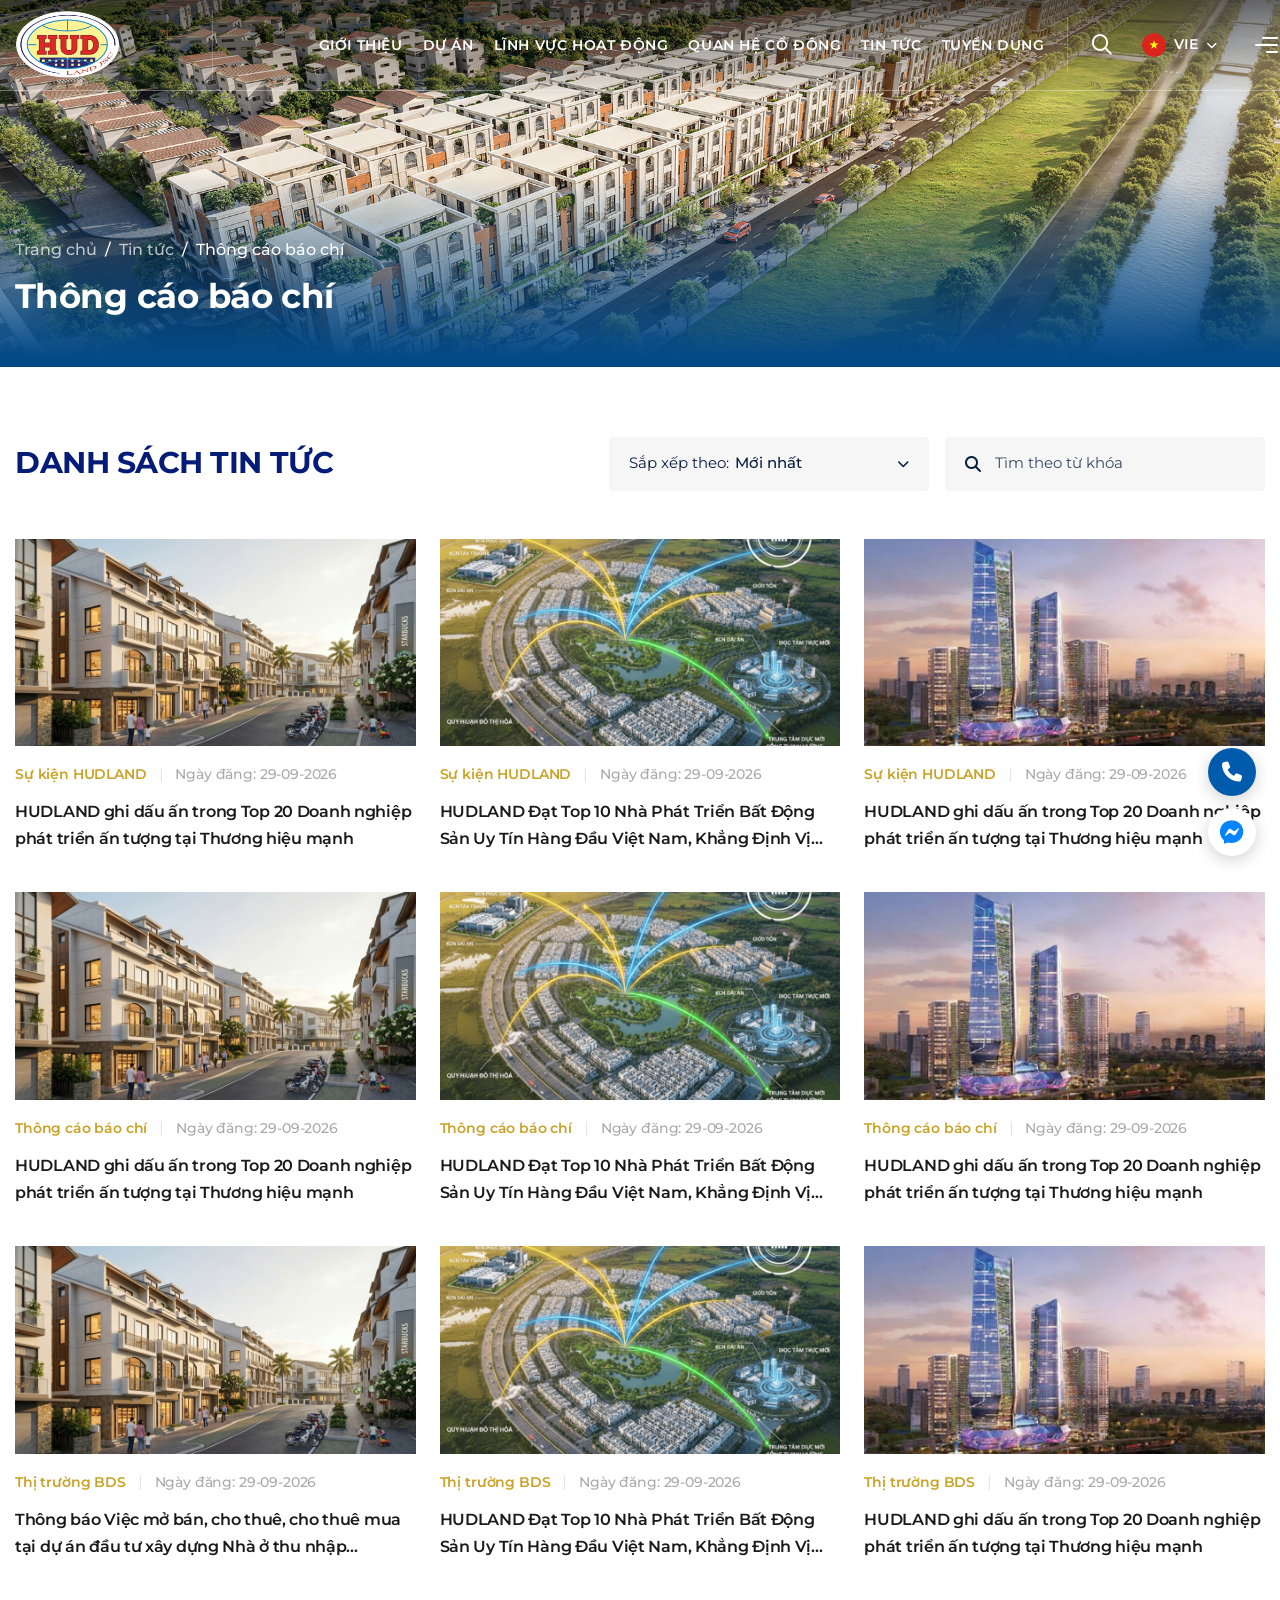
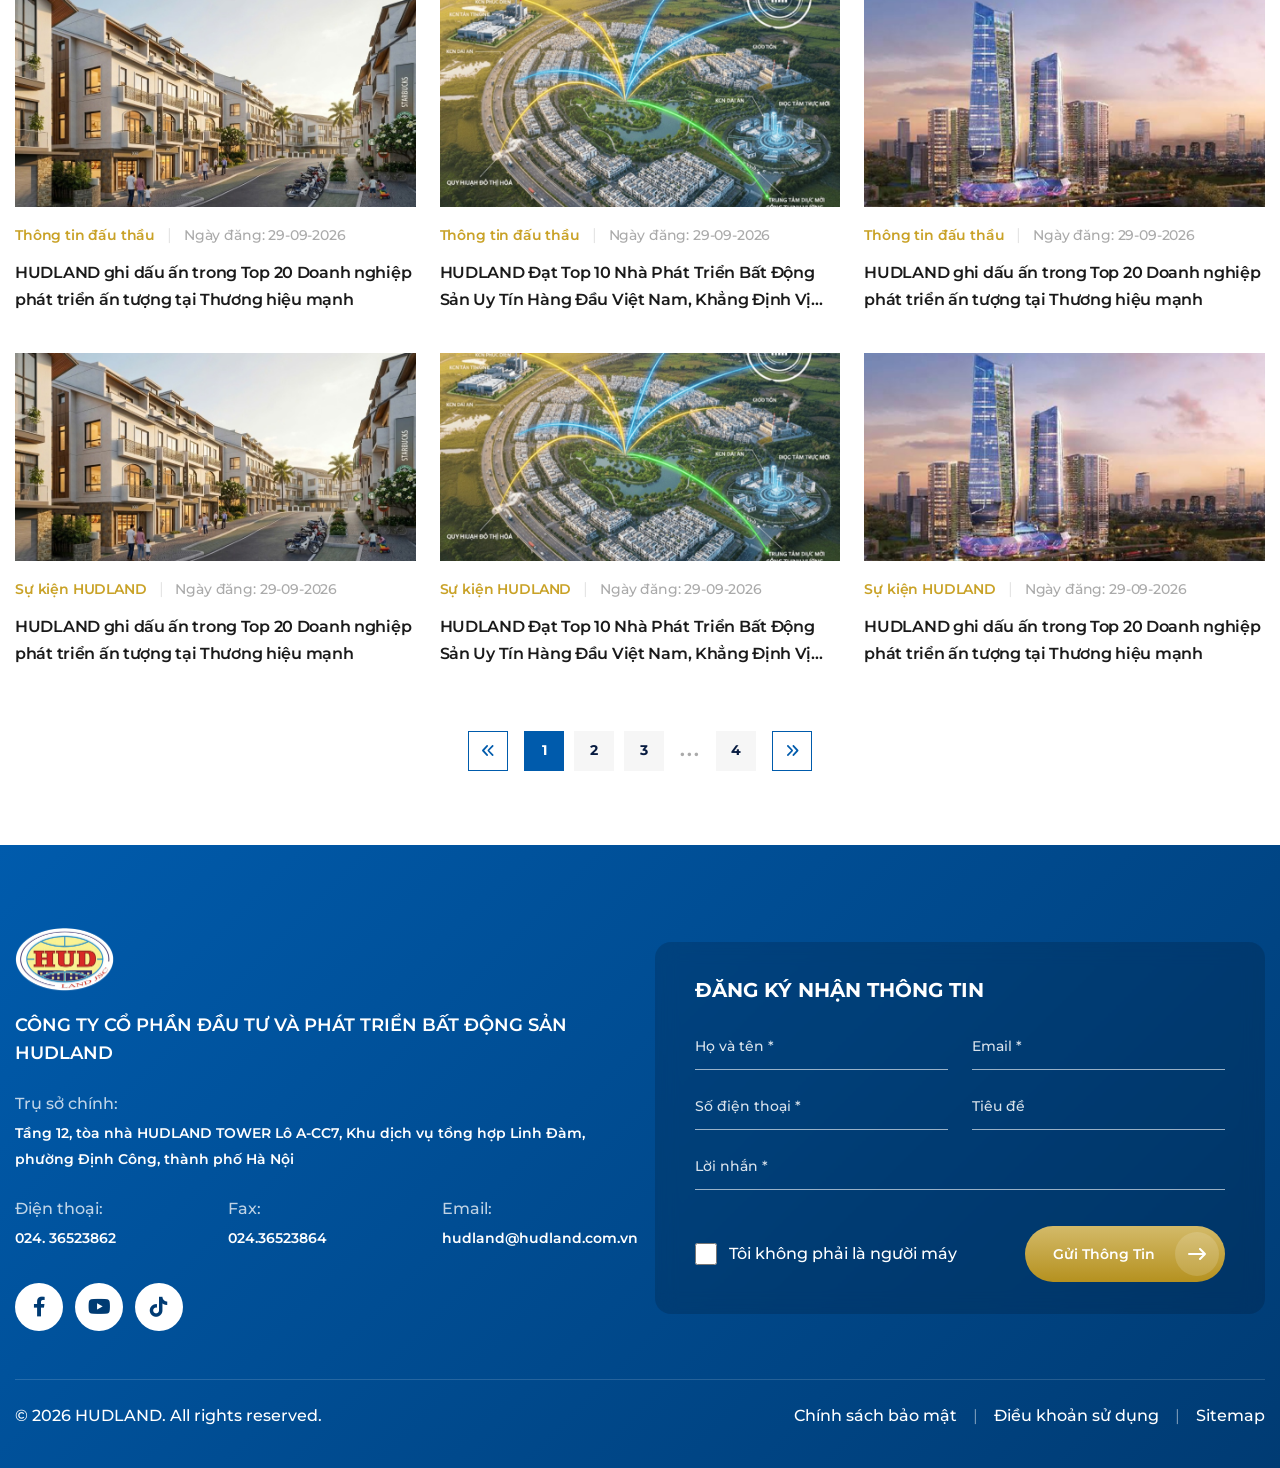
<file: thong-cao-bao-chi.html>
<!DOCTYPE html>
<html lang="vi">

<head>
    <meta charset="UTF-8">
    <meta name="viewport" content="width=device-width, initial-scale=1.0">
    <title>Harmonia Yên Bái - HUDLAND JSC</title>
    <link rel="stylesheet" href="./style/bootstrap.min.css">
    <link rel="preconnect" href="https://fonts.googleapis.com">
    <link rel="preconnect" href="https://fonts.gstatic.com" crossorigin>
    <link href="https://fonts.googleapis.com/css2?family=Montserrat:wght@400;500;600;700;800;900&display=swap"
        rel="stylesheet">
    <link rel="stylesheet" href="./style/all.css">
    <link rel="stylesheet" href="./style/style.css">
    <script src="./component/components.js"></script>
</head>

<body>
    <app-header></app-header>

    <div class="page-hero">
        <img src="./image/tin-tuc-banner.jpg" alt="" class="w-100" fetchpriority="high">
        <div class="hero-conent">
            <div class="container">
                <nav aria-label="breadcrumb">
                    <ol class="breadcrumb">
                        <li class="breadcrumb-item"><a href="./index.html">Trang chủ</a></li>
                        <li class="breadcrumb-item"><a href="./tin-tuc.html">Tin tức</a></li>
                        <li class="breadcrumb-item active" aria-current="page">Thông cáo báo chí</li>
                    </ol>
                </nav>
                <h1>Thông cáo báo chí</h1>
            </div>
        </div>
    </div>

    <div class="news-listing" id="newsListing">
        <div class="container">
            <div class="news-listing__header">
                <h2 class="section-title">Danh sách tin tức</h2>
                <form class="filter-form" role="search" onsubmit="return false;">
                    <div class="dropdown filter-form__dropdown">
                        <input type="hidden" name="sort" value="latest" class="filter-form__hidden-val">
                        <a href="javascript:void(0)" class="filter-form__select dropdown-toggle" id="sortFilterBtn" role="button" data-toggle="dropdown" aria-haspopup="true" aria-expanded="false">
                            <span class="filter-form__label">Sắp xếp theo:</span>
                            <span class="filter-form__val">Mới nhất</span>
                            <i class="fa-solid fa-chevron-down filter-form__arrow"></i>
                        </a>
                        <div class="dropdown-menu filter-form__menu" aria-labelledby="sortFilterBtn">
                            <a class="dropdown-item filter-form__item active" href="javascript:void(0)" data-value="latest">Mới nhất</a>
                            <a class="dropdown-item filter-form__item" href="javascript:void(0)" data-value="oldest">Cũ nhất</a>
                        </div>
                    </div>
                    <div class="filter-form__search">
                        <i class="fa-solid fa-magnifying-glass filter-form__search-icon"></i>
                        <input type="text" name="keyword" class="filter-form__input" placeholder="Tìm theo từ khóa">
                    </div>
                </form>
            </div>

            <div class="row news-listing__row">
                <div class="col-12 col-md-6 col-lg-4 news-listing__col">
                    <article class="news-card news-card--lg">
                        <a href="./chi-tiet-tin.html" class="news-card__media">
                            <img src="./image/news-grid-1.jpg"
                                alt="HUDLAND ghi dấu ấn trong Top 20 Doanh nghiệp phát triển ấn tượng tại Thương hiệu mạnh"
                                class="news-card__img img-fluid w-100" loading="lazy">
                        </a>
                        <div class="news-card__body">
                            <div class="news-card__meta">
                                <span class="news-card__tag">Sự kiện HUDLAND</span>
                                <span class="news-card__sep" aria-hidden="true">|</span>
                                <span class="news-card__date">Ngày đăng: 29-09-2026</span>
                            </div>
                            <h3 class="news-card__title">
                                <a href="./chi-tiet-tin.html">HUDLAND ghi dấu ấn trong Top 20 Doanh nghiệp phát triển ấn tượng tại Thương
                                    hiệu mạnh</a>
                            </h3>
                        </div>
                    </article>
                </div>
                <div class="col-12 col-md-6 col-lg-4 news-listing__col">
                    <article class="news-card news-card--lg">
                        <a href="./chi-tiet-tin.html" class="news-card__media">
                            <img src="./image/news-grid-2.jpg"
                                alt="HUDLAND Đạt Top 10 Nhà Phát Triển Bất Động Sản Uy Tín Hàng Đầu Việt Nam, Khẳng Định Vị Thế Trên Thị Trường"
                                class="news-card__img img-fluid w-100" loading="lazy">
                        </a>
                        <div class="news-card__body">
                            <div class="news-card__meta">
                                <span class="news-card__tag">Sự kiện HUDLAND</span>
                                <span class="news-card__sep" aria-hidden="true">|</span>
                                <span class="news-card__date">Ngày đăng: 29-09-2026</span>
                            </div>
                            <h3 class="news-card__title">
                                <a href="./chi-tiet-tin.html">HUDLAND Đạt Top 10 Nhà Phát Triển Bất Động Sản Uy Tín Hàng Đầu Việt Nam,
                                    Khẳng Định Vị Thế Trên Thị Trường</a>
                            </h3>
                        </div>
                    </article>
                </div>
                <div class="col-12 col-md-6 col-lg-4 news-listing__col">
                    <article class="news-card news-card--lg">
                        <a href="./chi-tiet-tin.html" class="news-card__media">
                            <img src="./image/news-grid-3.jpg"
                                alt="HUDLAND ghi dấu ấn trong Top 20 Doanh nghiệp phát triển ấn tượng tại Thương hiệu mạnh"
                                class="news-card__img img-fluid w-100" loading="lazy">
                        </a>
                        <div class="news-card__body">
                            <div class="news-card__meta">
                                <span class="news-card__tag">Sự kiện HUDLAND</span>
                                <span class="news-card__sep" aria-hidden="true">|</span>
                                <span class="news-card__date">Ngày đăng: 29-09-2026</span>
                            </div>
                            <h3 class="news-card__title">
                                <a href="./chi-tiet-tin.html">HUDLAND ghi dấu ấn trong Top 20 Doanh nghiệp phát triển ấn tượng tại Thương
                                    hiệu mạnh</a>
                            </h3>
                        </div>
                    </article>
                </div>
                <div class="col-12 col-md-6 col-lg-4 news-listing__col">
                    <article class="news-card news-card--lg">
                        <a href="./chi-tiet-tin.html" class="news-card__media">
                            <img src="./image/news-grid-1.jpg"
                                alt="HUDLAND ghi dấu ấn trong Top 20 Doanh nghiệp phát triển ấn tượng tại Thương hiệu mạnh"
                                class="news-card__img img-fluid w-100" loading="lazy">
                        </a>
                        <div class="news-card__body">
                            <div class="news-card__meta">
                                <span class="news-card__tag">Thông cáo báo chí</span>
                                <span class="news-card__sep" aria-hidden="true">|</span>
                                <span class="news-card__date">Ngày đăng: 29-09-2026</span>
                            </div>
                            <h3 class="news-card__title">
                                <a href="./chi-tiet-tin.html">HUDLAND ghi dấu ấn trong Top 20 Doanh nghiệp phát triển ấn tượng tại Thương
                                    hiệu mạnh</a>
                            </h3>
                        </div>
                    </article>
                </div>
                <div class="col-12 col-md-6 col-lg-4 news-listing__col">
                    <article class="news-card news-card--lg">
                        <a href="./chi-tiet-tin.html" class="news-card__media">
                            <img src="./image/news-grid-2.jpg"
                                alt="HUDLAND Đạt Top 10 Nhà Phát Triển Bất Động Sản Uy Tín Hàng Đầu Việt Nam, Khẳng Định Vị Thế Trên Thị Trường"
                                class="news-card__img img-fluid w-100" loading="lazy">
                        </a>
                        <div class="news-card__body">
                            <div class="news-card__meta">
                                <span class="news-card__tag">Thông cáo báo chí</span>
                                <span class="news-card__sep" aria-hidden="true">|</span>
                                <span class="news-card__date">Ngày đăng: 29-09-2026</span>
                            </div>
                            <h3 class="news-card__title">
                                <a href="./chi-tiet-tin.html">HUDLAND Đạt Top 10 Nhà Phát Triển Bất Động Sản Uy Tín Hàng Đầu Việt Nam,
                                    Khẳng Định Vị Thế Trên Thị Trường</a>
                            </h3>
                        </div>
                    </article>
                </div>
                <div class="col-12 col-md-6 col-lg-4 news-listing__col">
                    <article class="news-card news-card--lg">
                        <a href="./chi-tiet-tin.html" class="news-card__media">
                            <img src="./image/news-grid-3.jpg"
                                alt="HUDLAND ghi dấu ấn trong Top 20 Doanh nghiệp phát triển ấn tượng tại Thương hiệu mạnh"
                                class="news-card__img img-fluid w-100" loading="lazy">
                        </a>
                        <div class="news-card__body">
                            <div class="news-card__meta">
                                <span class="news-card__tag">Thông cáo báo chí</span>
                                <span class="news-card__sep" aria-hidden="true">|</span>
                                <span class="news-card__date">Ngày đăng: 29-09-2026</span>
                            </div>
                            <h3 class="news-card__title">
                                <a href="./chi-tiet-tin.html">HUDLAND ghi dấu ấn trong Top 20 Doanh nghiệp phát triển ấn tượng tại Thương
                                    hiệu mạnh</a>
                            </h3>
                        </div>
                    </article>
                </div>
                <div class="col-12 col-md-6 col-lg-4 news-listing__col">
                    <article class="news-card news-card--lg">
                        <a href="./chi-tiet-tin.html" class="news-card__media">
                            <img src="./image/news-grid-1.jpg"
                                alt="Thông báo Việc mở bán, cho thuê, cho thuê mua tại dự án đầu tư xây dựng Nhà ở thu nhập..."
                                class="news-card__img img-fluid w-100" loading="lazy">
                        </a>
                        <div class="news-card__body">
                            <div class="news-card__meta">
                                <span class="news-card__tag">Thị trường BDS</span>
                                <span class="news-card__sep" aria-hidden="true">|</span>
                                <span class="news-card__date">Ngày đăng: 29-09-2026</span>
                            </div>
                            <h3 class="news-card__title">
                                <a href="./chi-tiet-tin.html">Thông báo Việc mở bán, cho thuê, cho thuê mua tại dự án đầu tư xây dựng Nhà
                                    ở thu nhập...</a>
                            </h3>
                        </div>
                    </article>
                </div>
                <div class="col-12 col-md-6 col-lg-4 news-listing__col">
                    <article class="news-card news-card--lg">
                        <a href="./chi-tiet-tin.html" class="news-card__media">
                            <img src="./image/news-grid-2.jpg"
                                alt="HUDLAND Đạt Top 10 Nhà Phát Triển Bất Động Sản Uy Tín Hàng Đầu Việt Nam, Khẳng Định Vị Thế Trên Thị Trường"
                                class="news-card__img img-fluid w-100" loading="lazy">
                        </a>
                        <div class="news-card__body">
                            <div class="news-card__meta">
                                <span class="news-card__tag">Thị trường BDS</span>
                                <span class="news-card__sep" aria-hidden="true">|</span>
                                <span class="news-card__date">Ngày đăng: 29-09-2026</span>
                            </div>
                            <h3 class="news-card__title">
                                <a href="./chi-tiet-tin.html">HUDLAND Đạt Top 10 Nhà Phát Triển Bất Động Sản Uy Tín Hàng Đầu Việt Nam,
                                    Khẳng Định Vị Thế Trên Thị Trường</a>
                            </h3>
                        </div>
                    </article>
                </div>
                <div class="col-12 col-md-6 col-lg-4 news-listing__col">
                    <article class="news-card news-card--lg">
                        <a href="./chi-tiet-tin.html" class="news-card__media">
                            <img src="./image/news-grid-3.jpg"
                                alt="HUDLAND ghi dấu ấn trong Top 20 Doanh nghiệp phát triển ấn tượng tại Thương hiệu mạnh"
                                class="news-card__img img-fluid w-100" loading="lazy">
                        </a>
                        <div class="news-card__body">
                            <div class="news-card__meta">
                                <span class="news-card__tag">Thị trường BDS</span>
                                <span class="news-card__sep" aria-hidden="true">|</span>
                                <span class="news-card__date">Ngày đăng: 29-09-2026</span>
                            </div>
                            <h3 class="news-card__title">
                                <a href="./chi-tiet-tin.html">HUDLAND ghi dấu ấn trong Top 20 Doanh nghiệp phát triển ấn tượng tại Thương
                                    hiệu mạnh</a>
                            </h3>
                        </div>
                    </article>
                </div>
                <div class="col-12 col-md-6 col-lg-4 news-listing__col">
                    <article class="news-card news-card--lg">
                        <a href="./chi-tiet-tin.html" class="news-card__media">
                            <img src="./image/news-grid-1.jpg"
                                alt="HUDLAND ghi dấu ấn trong Top 20 Doanh nghiệp phát triển ấn tượng tại Thương hiệu mạnh"
                                class="news-card__img img-fluid w-100" loading="lazy">
                        </a>
                        <div class="news-card__body">
                            <div class="news-card__meta">
                                <span class="news-card__tag">Thông tin đấu thầu</span>
                                <span class="news-card__sep" aria-hidden="true">|</span>
                                <span class="news-card__date">Ngày đăng: 29-09-2026</span>
                            </div>
                            <h3 class="news-card__title">
                                <a href="./chi-tiet-tin.html">HUDLAND ghi dấu ấn trong Top 20 Doanh nghiệp phát triển ấn tượng tại Thương
                                    hiệu mạnh</a>
                            </h3>
                        </div>
                    </article>
                </div>
                <div class="col-12 col-md-6 col-lg-4 news-listing__col">
                    <article class="news-card news-card--lg">
                        <a href="./chi-tiet-tin.html" class="news-card__media">
                            <img src="./image/news-grid-2.jpg"
                                alt="HUDLAND Đạt Top 10 Nhà Phát Triển Bất Động Sản Uy Tín Hàng Đầu Việt Nam, Khẳng Định Vị Thế Trên Thị Trường"
                                class="news-card__img img-fluid w-100" loading="lazy">
                        </a>
                        <div class="news-card__body">
                            <div class="news-card__meta">
                                <span class="news-card__tag">Thông tin đấu thầu</span>
                                <span class="news-card__sep" aria-hidden="true">|</span>
                                <span class="news-card__date">Ngày đăng: 29-09-2026</span>
                            </div>
                            <h3 class="news-card__title">
                                <a href="./chi-tiet-tin.html">HUDLAND Đạt Top 10 Nhà Phát Triển Bất Động Sản Uy Tín Hàng Đầu Việt Nam,
                                    Khẳng Định Vị Thế Trên Thị Trường</a>
                            </h3>
                        </div>
                    </article>
                </div>
                <div class="col-12 col-md-6 col-lg-4 news-listing__col">
                    <article class="news-card news-card--lg">
                        <a href="./chi-tiet-tin.html" class="news-card__media">
                            <img src="./image/news-grid-3.jpg"
                                alt="HUDLAND ghi dấu ấn trong Top 20 Doanh nghiệp phát triển ấn tượng tại Thương hiệu mạnh"
                                class="news-card__img img-fluid w-100" loading="lazy">
                        </a>
                        <div class="news-card__body">
                            <div class="news-card__meta">
                                <span class="news-card__tag">Thông tin đấu thầu</span>
                                <span class="news-card__sep" aria-hidden="true">|</span>
                                <span class="news-card__date">Ngày đăng: 29-09-2026</span>
                            </div>
                            <h3 class="news-card__title">
                                <a href="./chi-tiet-tin.html">HUDLAND ghi dấu ấn trong Top 20 Doanh nghiệp phát triển ấn tượng tại Thương
                                    hiệu mạnh</a>
                            </h3>
                        </div>
                    </article>
                </div>
                <div class="col-12 col-md-6 col-lg-4 news-listing__col">
                    <article class="news-card news-card--lg">
                        <a href="./chi-tiet-tin.html" class="news-card__media">
                            <img src="./image/news-grid-1.jpg"
                                alt="HUDLAND ghi dấu ấn trong Top 20 Doanh nghiệp phát triển ấn tượng tại Thương hiệu mạnh"
                                class="news-card__img img-fluid w-100" loading="lazy">
                        </a>
                        <div class="news-card__body">
                            <div class="news-card__meta">
                                <span class="news-card__tag">Sự kiện HUDLAND</span>
                                <span class="news-card__sep" aria-hidden="true">|</span>
                                <span class="news-card__date">Ngày đăng: 29-09-2026</span>
                            </div>
                            <h3 class="news-card__title">
                                <a href="./chi-tiet-tin.html">HUDLAND ghi dấu ấn trong Top 20 Doanh nghiệp phát triển ấn tượng tại Thương
                                    hiệu mạnh</a>
                            </h3>
                        </div>
                    </article>
                </div>
                <div class="col-12 col-md-6 col-lg-4 news-listing__col">
                    <article class="news-card news-card--lg">
                        <a href="./chi-tiet-tin.html" class="news-card__media">
                            <img src="./image/news-grid-2.jpg"
                                alt="HUDLAND Đạt Top 10 Nhà Phát Triển Bất Động Sản Uy Tín Hàng Đầu Việt Nam, Khẳng Định Vị Thế Trên Thị Trường"
                                class="news-card__img img-fluid w-100" loading="lazy">
                        </a>
                        <div class="news-card__body">
                            <div class="news-card__meta">
                                <span class="news-card__tag">Sự kiện HUDLAND</span>
                                <span class="news-card__sep" aria-hidden="true">|</span>
                                <span class="news-card__date">Ngày đăng: 29-09-2026</span>
                            </div>
                            <h3 class="news-card__title">
                                <a href="./chi-tiet-tin.html">HUDLAND Đạt Top 10 Nhà Phát Triển Bất Động Sản Uy Tín Hàng Đầu Việt Nam,
                                    Khẳng Định Vị Thế Trên Thị Trường</a>
                            </h3>
                        </div>
                    </article>
                </div>
                <div class="col-12 col-md-6 col-lg-4 news-listing__col">
                    <article class="news-card news-card--lg">
                        <a href="./chi-tiet-tin.html" class="news-card__media">
                            <img src="./image/news-grid-3.jpg"
                                alt="HUDLAND ghi dấu ấn trong Top 20 Doanh nghiệp phát triển ấn tượng tại Thương hiệu mạnh"
                                class="news-card__img img-fluid w-100" loading="lazy">
                        </a>
                        <div class="news-card__body">
                            <div class="news-card__meta">
                                <span class="news-card__tag">Sự kiện HUDLAND</span>
                                <span class="news-card__sep" aria-hidden="true">|</span>
                                <span class="news-card__date">Ngày đăng: 29-09-2026</span>
                            </div>
                            <h3 class="news-card__title">
                                <a href="./chi-tiet-tin.html">HUDLAND ghi dấu ấn trong Top 20 Doanh nghiệp phát triển ấn tượng tại Thương
                                    hiệu mạnh</a>
                            </h3>
                        </div>
                    </article>
                </div>
            </div>

            <ul class="pagination">
                <li class="pagination__item pagination__item--control pagination__item--prev">
                    <a href="javascript:void(0)" class="pagination__link" aria-label="Trang trước">
                        <i class="fa-solid fa-angles-left"></i>
                    </a>
                </li>
                <li class="pagination__item pagination__item--active">
                    <a href="javascript:void(0)" class="pagination__link">1</a>
                </li>
                <li class="pagination__item">
                    <a href="javascript:void(0)" class="pagination__link">2</a>
                </li>
                <li class="pagination__item">
                    <a href="javascript:void(0)" class="pagination__link">3</a>
                </li>
                <li class="pagination__item pagination__item--dots">
                    <span class="pagination__dots">...</span>
                </li>
                <li class="pagination__item">
                    <a href="javascript:void(0)" class="pagination__link">4</a>
                </li>
                <li class="pagination__item pagination__item--control pagination__item--next">
                    <a href="javascript:void(0)" class="pagination__link" aria-label="Trang tiếp">
                        <i class="fa-solid fa-angles-right"></i>
                    </a>
                </li>
            </ul>
        </div>
    </div>

    <app-footer></app-footer>

    <script src="./js/jquery.min.js"></script>
    <script src="./js/bootstrap.bundle.min.js"></script>
    <script src="./js/jquery.waypoints.min.js"></script>
    <script src="./js/jquery.counterup.min.js"></script>
    <script src="./js/main.js"></script>
</body>

</html>
</file>
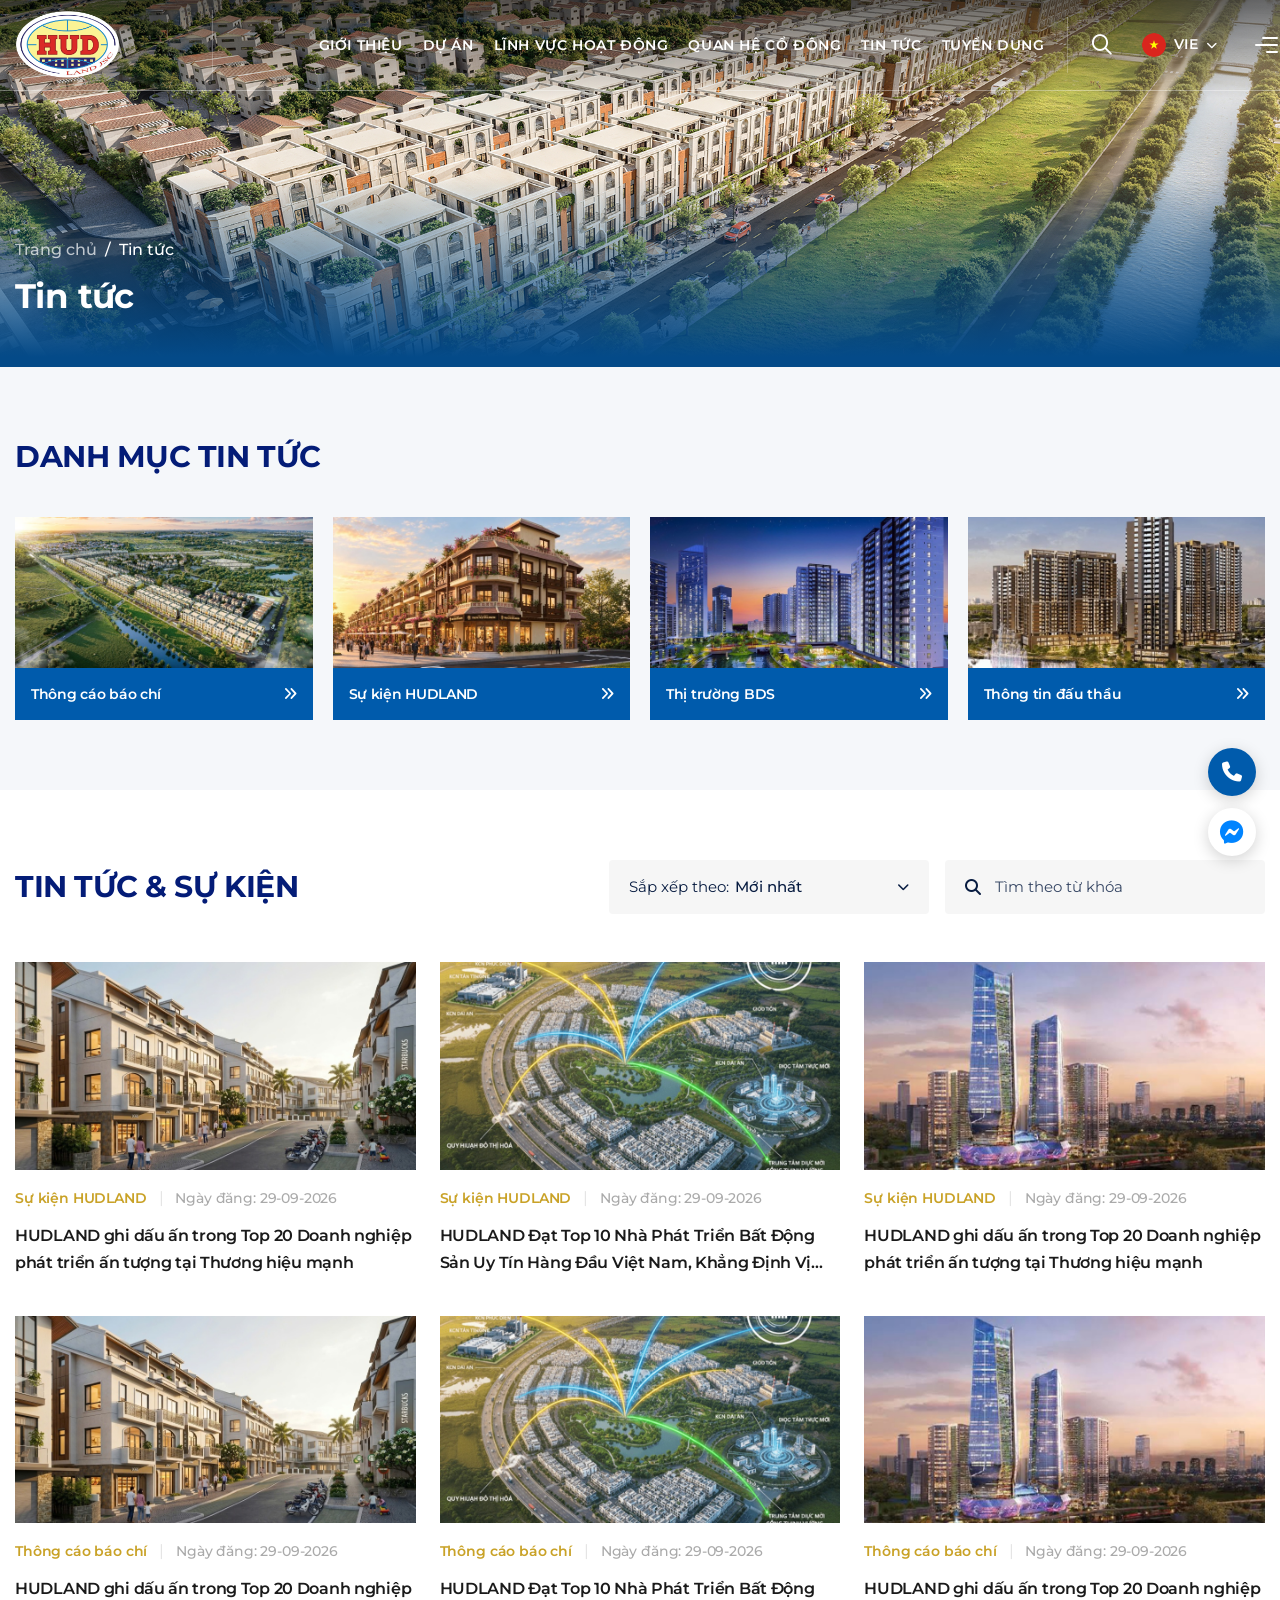
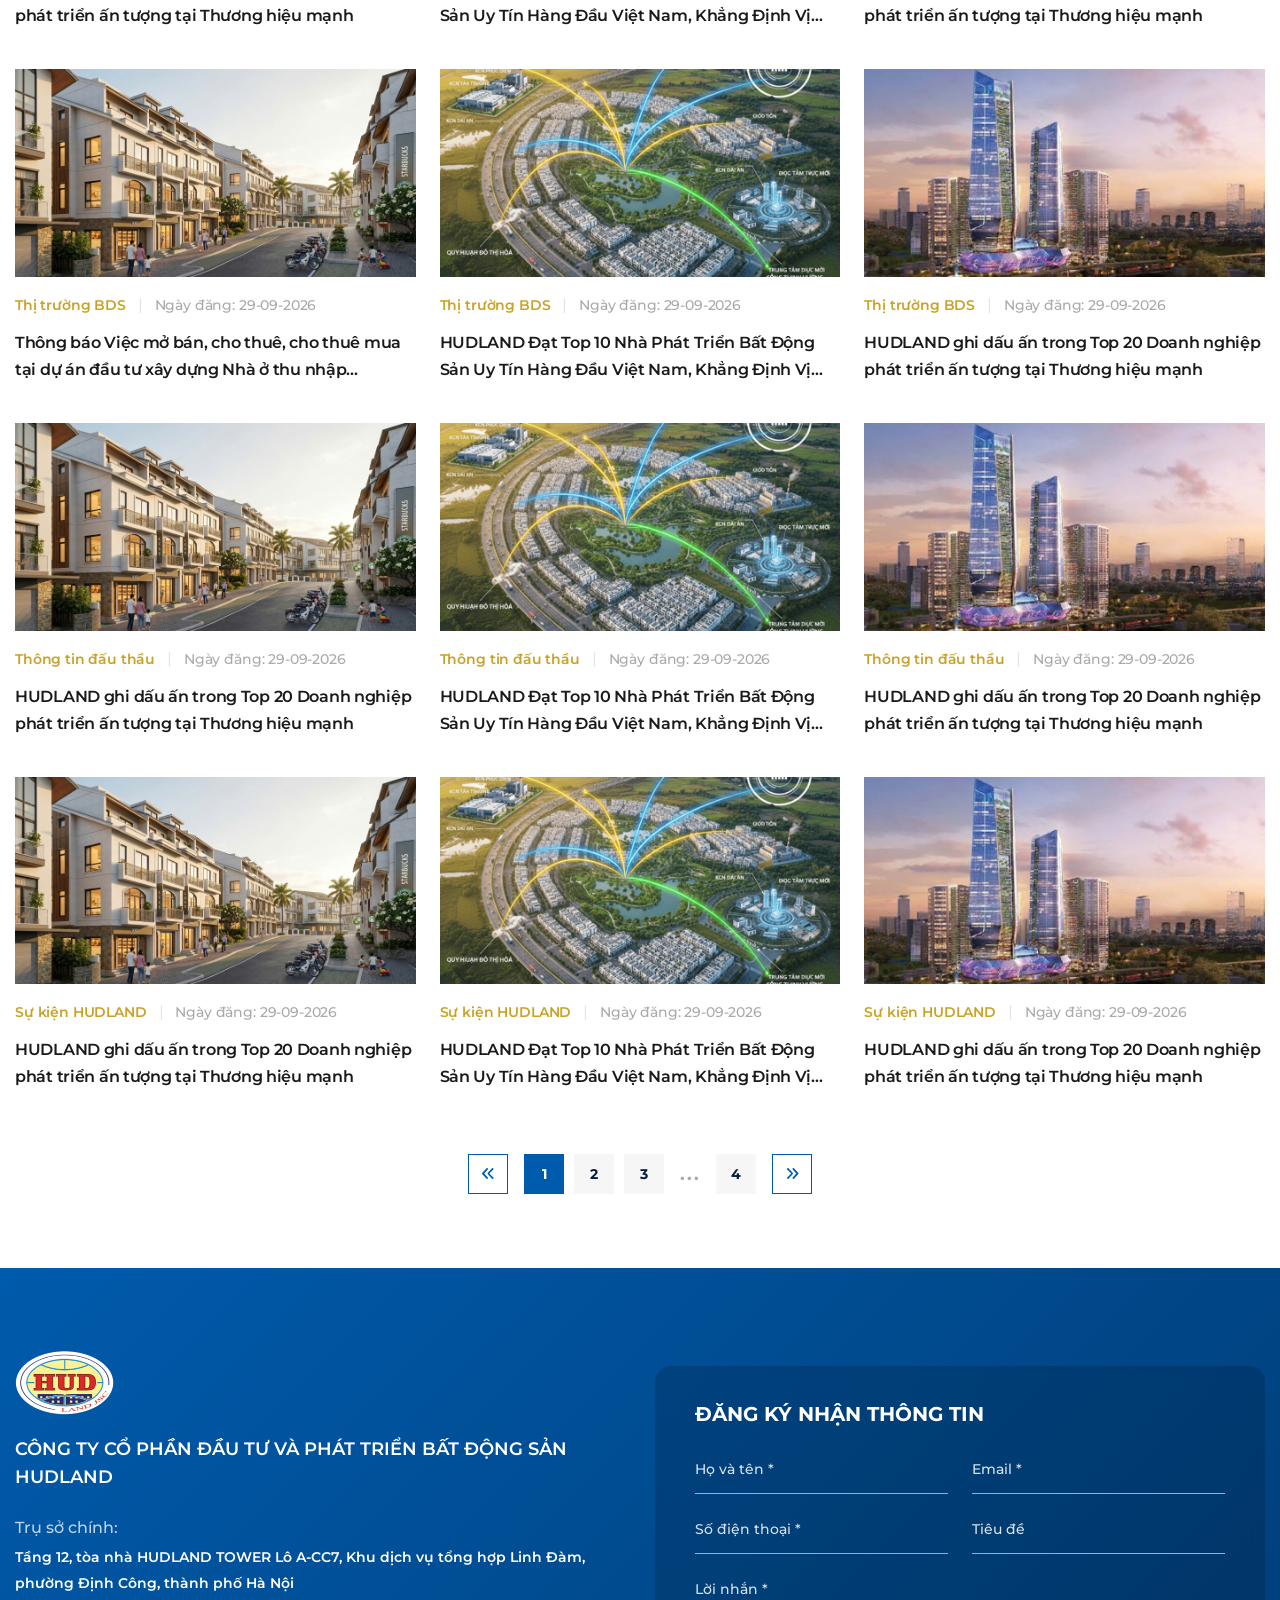
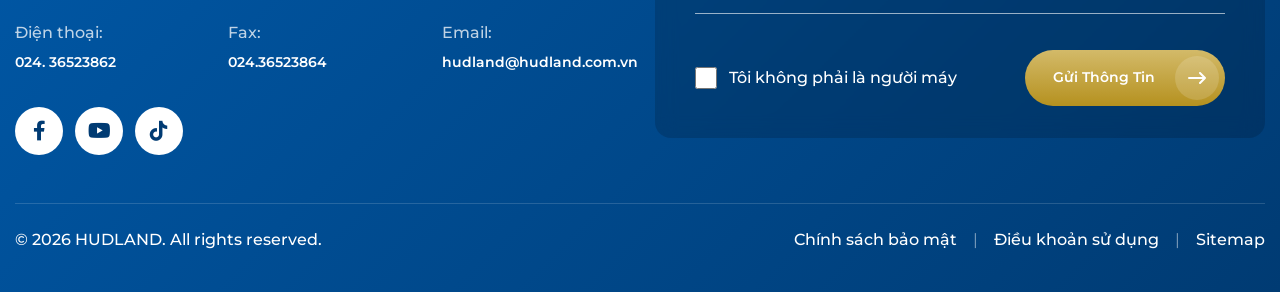
<file: tin-tuc.html>
<!DOCTYPE html>
<html lang="vi">

<head>
    <meta charset="UTF-8">
    <meta name="viewport" content="width=device-width, initial-scale=1.0">
    <title>Harmonia Yên Bái - HUDLAND JSC</title>
    <link rel="stylesheet" href="./style/bootstrap.min.css">
    <link rel="preconnect" href="https://fonts.googleapis.com">
    <link rel="preconnect" href="https://fonts.gstatic.com" crossorigin>
    <link href="https://fonts.googleapis.com/css2?family=Montserrat:wght@400;500;600;700;800;900&display=swap"
        rel="stylesheet">
    <link rel="stylesheet" href="./style/all.css">
    <link rel="stylesheet" href="./style/style.css">
    <script src="./component/components.js"></script>
</head>

<body>
    <app-header></app-header>

    <div class="page-hero">
        <img src="./image/tin-tuc-banner.jpg" alt="" class="w-100" fetchpriority="high">
        <div class="hero-conent">
            <div class="container">
                <nav aria-label="breadcrumb">
                    <ol class="breadcrumb">
                        <li class="breadcrumb-item"><a href="./index.html">Trang chủ</a></li>
                        <li class="breadcrumb-item active" aria-current="page">Tin tức</li>
                    </ol>
                </nav>
                <h1>Tin tức</h1>
            </div>
        </div>
    </div>

    <div class="news-categories">
        <div class="container">
            <h2 class="section-title section-title--mb-40">Danh mục tin tức</h2>
            <div class="row news-categories__row">
                <div class="col-12 col-sm-6 col-lg-3 news-categories__col">
                    <a href="./thong-cao-bao-chi.html" class="news-category-card">
                        <div class="news-category-card__media">
                            <img src="./image/news-cat-1.jpg" alt="Thông cáo báo chí"
                                class="news-category-card__img img-fluid w-100" loading="lazy">
                        </div>
                        <div class="news-category-card__bar">
                            <span class="news-category-card__text">Thông cáo báo chí</span>
                            <span class="news-category-card__icon" aria-hidden="true">
                                <i class="fa-solid fa-angles-right"></i>
                            </span>
                        </div>
                    </a>
                </div>
                <div class="col-12 col-sm-6 col-lg-3 news-categories__col">
                    <a href="#newsListing" class="news-category-card">
                        <div class="news-category-card__media">
                            <img src="./image/news-cat-2.jpg" alt="Sự kiện HUDLAND"
                                class="news-category-card__img img-fluid w-100" loading="lazy">
                        </div>
                        <div class="news-category-card__bar">
                            <span class="news-category-card__text">Sự kiện HUDLAND</span>
                            <span class="news-category-card__icon" aria-hidden="true">
                                <i class="fa-solid fa-angles-right"></i>
                            </span>
                        </div>
                    </a>
                </div>
                <div class="col-12 col-sm-6 col-lg-3 news-categories__col">
                    <a href="#newsListing" class="news-category-card">
                        <div class="news-category-card__media">
                            <img src="./image/news-cat-3.jpg" alt="Thị trường BDS"
                                class="news-category-card__img img-fluid w-100" loading="lazy">
                        </div>
                        <div class="news-category-card__bar">
                            <span class="news-category-card__text">Thị trường BDS</span>
                            <span class="news-category-card__icon" aria-hidden="true">
                                <i class="fa-solid fa-angles-right"></i>
                            </span>
                        </div>
                    </a>
                </div>
                <div class="col-12 col-sm-6 col-lg-3 news-categories__col">
                    <a href="#newsListing" class="news-category-card">
                        <div class="news-category-card__media">
                            <img src="./image/news-cat-4.jpg" alt="Thông tin đấu thầu"
                                class="news-category-card__img img-fluid w-100" loading="lazy">
                        </div>
                        <div class="news-category-card__bar">
                            <span class="news-category-card__text">Thông tin đấu thầu</span>
                            <span class="news-category-card__icon" aria-hidden="true">
                                <i class="fa-solid fa-angles-right"></i>
                            </span>
                        </div>
                    </a>
                </div>
            </div>
        </div>
    </div>

    <div class="news-listing" id="newsListing">
        <div class="container">
            <div class="news-listing__header">
                <h2 class="section-title">Tin tức & Sự kiện</h2>
                <form class="filter-form" role="search" onsubmit="return false;">
                    <div class="dropdown filter-form__dropdown">
                        <input type="hidden" name="sort" value="latest" class="filter-form__hidden-val">
                        <a href="javascript:void(0)" class="filter-form__select dropdown-toggle" id="sortFilterBtn" role="button" data-toggle="dropdown" aria-haspopup="true" aria-expanded="false">
                            <span class="filter-form__label">Sắp xếp theo:</span>
                            <span class="filter-form__val">Mới nhất</span>
                            <i class="fa-solid fa-chevron-down filter-form__arrow"></i>
                        </a>
                        <div class="dropdown-menu filter-form__menu" aria-labelledby="sortFilterBtn">
                            <a class="dropdown-item filter-form__item active" href="javascript:void(0)" data-value="latest">Mới nhất</a>
                            <a class="dropdown-item filter-form__item" href="javascript:void(0)" data-value="oldest">Cũ nhất</a>
                        </div>
                    </div>
                    <div class="filter-form__search">
                        <i class="fa-solid fa-magnifying-glass filter-form__search-icon"></i>
                        <input type="text" name="keyword" class="filter-form__input" placeholder="Tìm theo từ khóa">
                    </div>
                </form>
            </div>

            <div class="row news-listing__row">
                <div class="col-12 col-md-6 col-lg-4 news-listing__col">
                    <article class="news-card news-card--lg">
                        <a href="./chi-tiet-tin.html" class="news-card__media">
                            <img src="./image/news-grid-1.jpg"
                                alt="HUDLAND ghi dấu ấn trong Top 20 Doanh nghiệp phát triển ấn tượng tại Thương hiệu mạnh"
                                class="news-card__img img-fluid w-100" loading="lazy">
                        </a>
                        <div class="news-card__body">
                            <div class="news-card__meta">
                                <span class="news-card__tag">Sự kiện HUDLAND</span>
                                <span class="news-card__sep" aria-hidden="true">|</span>
                                <span class="news-card__date">Ngày đăng: 29-09-2026</span>
                            </div>
                            <h3 class="news-card__title">
                                <a href="./chi-tiet-tin.html">HUDLAND ghi dấu ấn trong Top 20 Doanh nghiệp phát triển ấn tượng tại Thương
                                    hiệu mạnh</a>
                            </h3>
                        </div>
                    </article>
                </div>
                <div class="col-12 col-md-6 col-lg-4 news-listing__col">
                    <article class="news-card news-card--lg">
                        <a href="./chi-tiet-tin.html" class="news-card__media">
                            <img src="./image/news-grid-2.jpg"
                                alt="HUDLAND Đạt Top 10 Nhà Phát Triển Bất Động Sản Uy Tín Hàng Đầu Việt Nam, Khẳng Định Vị Thế Trên Thị Trường"
                                class="news-card__img img-fluid w-100" loading="lazy">
                        </a>
                        <div class="news-card__body">
                            <div class="news-card__meta">
                                <span class="news-card__tag">Sự kiện HUDLAND</span>
                                <span class="news-card__sep" aria-hidden="true">|</span>
                                <span class="news-card__date">Ngày đăng: 29-09-2026</span>
                            </div>
                            <h3 class="news-card__title">
                                <a href="./chi-tiet-tin.html">HUDLAND Đạt Top 10 Nhà Phát Triển Bất Động Sản Uy Tín Hàng Đầu Việt Nam,
                                    Khẳng Định Vị Thế Trên Thị Trường</a>
                            </h3>
                        </div>
                    </article>
                </div>
                <div class="col-12 col-md-6 col-lg-4 news-listing__col">
                    <article class="news-card news-card--lg">
                        <a href="./chi-tiet-tin.html" class="news-card__media">
                            <img src="./image/news-grid-3.jpg"
                                alt="HUDLAND ghi dấu ấn trong Top 20 Doanh nghiệp phát triển ấn tượng tại Thương hiệu mạnh"
                                class="news-card__img img-fluid w-100" loading="lazy">
                        </a>
                        <div class="news-card__body">
                            <div class="news-card__meta">
                                <span class="news-card__tag">Sự kiện HUDLAND</span>
                                <span class="news-card__sep" aria-hidden="true">|</span>
                                <span class="news-card__date">Ngày đăng: 29-09-2026</span>
                            </div>
                            <h3 class="news-card__title">
                                <a href="./chi-tiet-tin.html">HUDLAND ghi dấu ấn trong Top 20 Doanh nghiệp phát triển ấn tượng tại Thương
                                    hiệu mạnh</a>
                            </h3>
                        </div>
                    </article>
                </div>
                <div class="col-12 col-md-6 col-lg-4 news-listing__col">
                    <article class="news-card news-card--lg">
                        <a href="./chi-tiet-tin.html" class="news-card__media">
                            <img src="./image/news-grid-1.jpg"
                                alt="HUDLAND ghi dấu ấn trong Top 20 Doanh nghiệp phát triển ấn tượng tại Thương hiệu mạnh"
                                class="news-card__img img-fluid w-100" loading="lazy">
                        </a>
                        <div class="news-card__body">
                            <div class="news-card__meta">
                                <span class="news-card__tag">Thông cáo báo chí</span>
                                <span class="news-card__sep" aria-hidden="true">|</span>
                                <span class="news-card__date">Ngày đăng: 29-09-2026</span>
                            </div>
                            <h3 class="news-card__title">
                                <a href="./chi-tiet-tin.html">HUDLAND ghi dấu ấn trong Top 20 Doanh nghiệp phát triển ấn tượng tại Thương
                                    hiệu mạnh</a>
                            </h3>
                        </div>
                    </article>
                </div>
                <div class="col-12 col-md-6 col-lg-4 news-listing__col">
                    <article class="news-card news-card--lg">
                        <a href="./chi-tiet-tin.html" class="news-card__media">
                            <img src="./image/news-grid-2.jpg"
                                alt="HUDLAND Đạt Top 10 Nhà Phát Triển Bất Động Sản Uy Tín Hàng Đầu Việt Nam, Khẳng Định Vị Thế Trên Thị Trường"
                                class="news-card__img img-fluid w-100" loading="lazy">
                        </a>
                        <div class="news-card__body">
                            <div class="news-card__meta">
                                <span class="news-card__tag">Thông cáo báo chí</span>
                                <span class="news-card__sep" aria-hidden="true">|</span>
                                <span class="news-card__date">Ngày đăng: 29-09-2026</span>
                            </div>
                            <h3 class="news-card__title">
                                <a href="./chi-tiet-tin.html">HUDLAND Đạt Top 10 Nhà Phát Triển Bất Động Sản Uy Tín Hàng Đầu Việt Nam,
                                    Khẳng Định Vị Thế Trên Thị Trường</a>
                            </h3>
                        </div>
                    </article>
                </div>
                <div class="col-12 col-md-6 col-lg-4 news-listing__col">
                    <article class="news-card news-card--lg">
                        <a href="./chi-tiet-tin.html" class="news-card__media">
                            <img src="./image/news-grid-3.jpg"
                                alt="HUDLAND ghi dấu ấn trong Top 20 Doanh nghiệp phát triển ấn tượng tại Thương hiệu mạnh"
                                class="news-card__img img-fluid w-100" loading="lazy">
                        </a>
                        <div class="news-card__body">
                            <div class="news-card__meta">
                                <span class="news-card__tag">Thông cáo báo chí</span>
                                <span class="news-card__sep" aria-hidden="true">|</span>
                                <span class="news-card__date">Ngày đăng: 29-09-2026</span>
                            </div>
                            <h3 class="news-card__title">
                                <a href="./chi-tiet-tin.html">HUDLAND ghi dấu ấn trong Top 20 Doanh nghiệp phát triển ấn tượng tại Thương
                                    hiệu mạnh</a>
                            </h3>
                        </div>
                    </article>
                </div>
                <div class="col-12 col-md-6 col-lg-4 news-listing__col">
                    <article class="news-card news-card--lg">
                        <a href="./chi-tiet-tin.html" class="news-card__media">
                            <img src="./image/news-grid-1.jpg"
                                alt="Thông báo Việc mở bán, cho thuê, cho thuê mua tại dự án đầu tư xây dựng Nhà ở thu nhập..."
                                class="news-card__img img-fluid w-100" loading="lazy">
                        </a>
                        <div class="news-card__body">
                            <div class="news-card__meta">
                                <span class="news-card__tag">Thị trường BDS</span>
                                <span class="news-card__sep" aria-hidden="true">|</span>
                                <span class="news-card__date">Ngày đăng: 29-09-2026</span>
                            </div>
                            <h3 class="news-card__title">
                                <a href="./chi-tiet-tin.html">Thông báo Việc mở bán, cho thuê, cho thuê mua tại dự án đầu tư xây dựng Nhà
                                    ở thu nhập...</a>
                            </h3>
                        </div>
                    </article>
                </div>
                <div class="col-12 col-md-6 col-lg-4 news-listing__col">
                    <article class="news-card news-card--lg">
                        <a href="./chi-tiet-tin.html" class="news-card__media">
                            <img src="./image/news-grid-2.jpg"
                                alt="HUDLAND Đạt Top 10 Nhà Phát Triển Bất Động Sản Uy Tín Hàng Đầu Việt Nam, Khẳng Định Vị Thế Trên Thị Trường"
                                class="news-card__img img-fluid w-100" loading="lazy">
                        </a>
                        <div class="news-card__body">
                            <div class="news-card__meta">
                                <span class="news-card__tag">Thị trường BDS</span>
                                <span class="news-card__sep" aria-hidden="true">|</span>
                                <span class="news-card__date">Ngày đăng: 29-09-2026</span>
                            </div>
                            <h3 class="news-card__title">
                                <a href="./chi-tiet-tin.html">HUDLAND Đạt Top 10 Nhà Phát Triển Bất Động Sản Uy Tín Hàng Đầu Việt Nam,
                                    Khẳng Định Vị Thế Trên Thị Trường</a>
                            </h3>
                        </div>
                    </article>
                </div>
                <div class="col-12 col-md-6 col-lg-4 news-listing__col">
                    <article class="news-card news-card--lg">
                        <a href="./chi-tiet-tin.html" class="news-card__media">
                            <img src="./image/news-grid-3.jpg"
                                alt="HUDLAND ghi dấu ấn trong Top 20 Doanh nghiệp phát triển ấn tượng tại Thương hiệu mạnh"
                                class="news-card__img img-fluid w-100" loading="lazy">
                        </a>
                        <div class="news-card__body">
                            <div class="news-card__meta">
                                <span class="news-card__tag">Thị trường BDS</span>
                                <span class="news-card__sep" aria-hidden="true">|</span>
                                <span class="news-card__date">Ngày đăng: 29-09-2026</span>
                            </div>
                            <h3 class="news-card__title">
                                <a href="./chi-tiet-tin.html">HUDLAND ghi dấu ấn trong Top 20 Doanh nghiệp phát triển ấn tượng tại Thương
                                    hiệu mạnh</a>
                            </h3>
                        </div>
                    </article>
                </div>
                <div class="col-12 col-md-6 col-lg-4 news-listing__col">
                    <article class="news-card news-card--lg">
                        <a href="./chi-tiet-tin.html" class="news-card__media">
                            <img src="./image/news-grid-1.jpg"
                                alt="HUDLAND ghi dấu ấn trong Top 20 Doanh nghiệp phát triển ấn tượng tại Thương hiệu mạnh"
                                class="news-card__img img-fluid w-100" loading="lazy">
                        </a>
                        <div class="news-card__body">
                            <div class="news-card__meta">
                                <span class="news-card__tag">Thông tin đấu thầu</span>
                                <span class="news-card__sep" aria-hidden="true">|</span>
                                <span class="news-card__date">Ngày đăng: 29-09-2026</span>
                            </div>
                            <h3 class="news-card__title">
                                <a href="./chi-tiet-tin.html">HUDLAND ghi dấu ấn trong Top 20 Doanh nghiệp phát triển ấn tượng tại Thương
                                    hiệu mạnh</a>
                            </h3>
                        </div>
                    </article>
                </div>
                <div class="col-12 col-md-6 col-lg-4 news-listing__col">
                    <article class="news-card news-card--lg">
                        <a href="./chi-tiet-tin.html" class="news-card__media">
                            <img src="./image/news-grid-2.jpg"
                                alt="HUDLAND Đạt Top 10 Nhà Phát Triển Bất Động Sản Uy Tín Hàng Đầu Việt Nam, Khẳng Định Vị Thế Trên Thị Trường"
                                class="news-card__img img-fluid w-100" loading="lazy">
                        </a>
                        <div class="news-card__body">
                            <div class="news-card__meta">
                                <span class="news-card__tag">Thông tin đấu thầu</span>
                                <span class="news-card__sep" aria-hidden="true">|</span>
                                <span class="news-card__date">Ngày đăng: 29-09-2026</span>
                            </div>
                            <h3 class="news-card__title">
                                <a href="./chi-tiet-tin.html">HUDLAND Đạt Top 10 Nhà Phát Triển Bất Động Sản Uy Tín Hàng Đầu Việt Nam,
                                    Khẳng Định Vị Thế Trên Thị Trường</a>
                            </h3>
                        </div>
                    </article>
                </div>
                <div class="col-12 col-md-6 col-lg-4 news-listing__col">
                    <article class="news-card news-card--lg">
                        <a href="./chi-tiet-tin.html" class="news-card__media">
                            <img src="./image/news-grid-3.jpg"
                                alt="HUDLAND ghi dấu ấn trong Top 20 Doanh nghiệp phát triển ấn tượng tại Thương hiệu mạnh"
                                class="news-card__img img-fluid w-100" loading="lazy">
                        </a>
                        <div class="news-card__body">
                            <div class="news-card__meta">
                                <span class="news-card__tag">Thông tin đấu thầu</span>
                                <span class="news-card__sep" aria-hidden="true">|</span>
                                <span class="news-card__date">Ngày đăng: 29-09-2026</span>
                            </div>
                            <h3 class="news-card__title">
                                <a href="./chi-tiet-tin.html">HUDLAND ghi dấu ấn trong Top 20 Doanh nghiệp phát triển ấn tượng tại Thương
                                    hiệu mạnh</a>
                            </h3>
                        </div>
                    </article>
                </div>
                <div class="col-12 col-md-6 col-lg-4 news-listing__col">
                    <article class="news-card news-card--lg">
                        <a href="./chi-tiet-tin.html" class="news-card__media">
                            <img src="./image/news-grid-1.jpg"
                                alt="HUDLAND ghi dấu ấn trong Top 20 Doanh nghiệp phát triển ấn tượng tại Thương hiệu mạnh"
                                class="news-card__img img-fluid w-100" loading="lazy">
                        </a>
                        <div class="news-card__body">
                            <div class="news-card__meta">
                                <span class="news-card__tag">Sự kiện HUDLAND</span>
                                <span class="news-card__sep" aria-hidden="true">|</span>
                                <span class="news-card__date">Ngày đăng: 29-09-2026</span>
                            </div>
                            <h3 class="news-card__title">
                                <a href="./chi-tiet-tin.html">HUDLAND ghi dấu ấn trong Top 20 Doanh nghiệp phát triển ấn tượng tại Thương
                                    hiệu mạnh</a>
                            </h3>
                        </div>
                    </article>
                </div>
                <div class="col-12 col-md-6 col-lg-4 news-listing__col">
                    <article class="news-card news-card--lg">
                        <a href="./chi-tiet-tin.html" class="news-card__media">
                            <img src="./image/news-grid-2.jpg"
                                alt="HUDLAND Đạt Top 10 Nhà Phát Triển Bất Động Sản Uy Tín Hàng Đầu Việt Nam, Khẳng Định Vị Thế Trên Thị Trường"
                                class="news-card__img img-fluid w-100" loading="lazy">
                        </a>
                        <div class="news-card__body">
                            <div class="news-card__meta">
                                <span class="news-card__tag">Sự kiện HUDLAND</span>
                                <span class="news-card__sep" aria-hidden="true">|</span>
                                <span class="news-card__date">Ngày đăng: 29-09-2026</span>
                            </div>
                            <h3 class="news-card__title">
                                <a href="./chi-tiet-tin.html">HUDLAND Đạt Top 10 Nhà Phát Triển Bất Động Sản Uy Tín Hàng Đầu Việt Nam,
                                    Khẳng Định Vị Thế Trên Thị Trường</a>
                            </h3>
                        </div>
                    </article>
                </div>
                <div class="col-12 col-md-6 col-lg-4 news-listing__col">
                    <article class="news-card news-card--lg">
                        <a href="./chi-tiet-tin.html" class="news-card__media">
                            <img src="./image/news-grid-3.jpg"
                                alt="HUDLAND ghi dấu ấn trong Top 20 Doanh nghiệp phát triển ấn tượng tại Thương hiệu mạnh"
                                class="news-card__img img-fluid w-100" loading="lazy">
                        </a>
                        <div class="news-card__body">
                            <div class="news-card__meta">
                                <span class="news-card__tag">Sự kiện HUDLAND</span>
                                <span class="news-card__sep" aria-hidden="true">|</span>
                                <span class="news-card__date">Ngày đăng: 29-09-2026</span>
                            </div>
                            <h3 class="news-card__title">
                                <a href="./chi-tiet-tin.html">HUDLAND ghi dấu ấn trong Top 20 Doanh nghiệp phát triển ấn tượng tại Thương
                                    hiệu mạnh</a>
                            </h3>
                        </div>
                    </article>
                </div>
            </div>

            <ul class="pagination">
                <li class="pagination__item pagination__item--control pagination__item--prev">
                    <a href="javascript:void(0)" class="pagination__link" aria-label="Trang trước">
                        <i class="fa-solid fa-angles-left"></i>
                    </a>
                </li>
                <li class="pagination__item pagination__item--active">
                    <a href="javascript:void(0)" class="pagination__link">1</a>
                </li>
                <li class="pagination__item">
                    <a href="javascript:void(0)" class="pagination__link">2</a>
                </li>
                <li class="pagination__item">
                    <a href="javascript:void(0)" class="pagination__link">3</a>
                </li>
                <li class="pagination__item pagination__item--dots">
                    <span class="pagination__dots">...</span>
                </li>
                <li class="pagination__item">
                    <a href="javascript:void(0)" class="pagination__link">4</a>
                </li>
                <li class="pagination__item pagination__item--control pagination__item--next">
                    <a href="javascript:void(0)" class="pagination__link" aria-label="Trang tiếp">
                        <i class="fa-solid fa-angles-right"></i>
                    </a>
                </li>
            </ul>
        </div>
    </div>

    <app-footer></app-footer>

    <script src="./js/jquery.min.js"></script>
    <script src="./js/bootstrap.bundle.min.js"></script>
    <script src="./js/jquery.waypoints.min.js"></script>
    <script src="./js/jquery.counterup.min.js"></script>
    <script src="./js/main.js"></script>
</body>

</html>
</file>
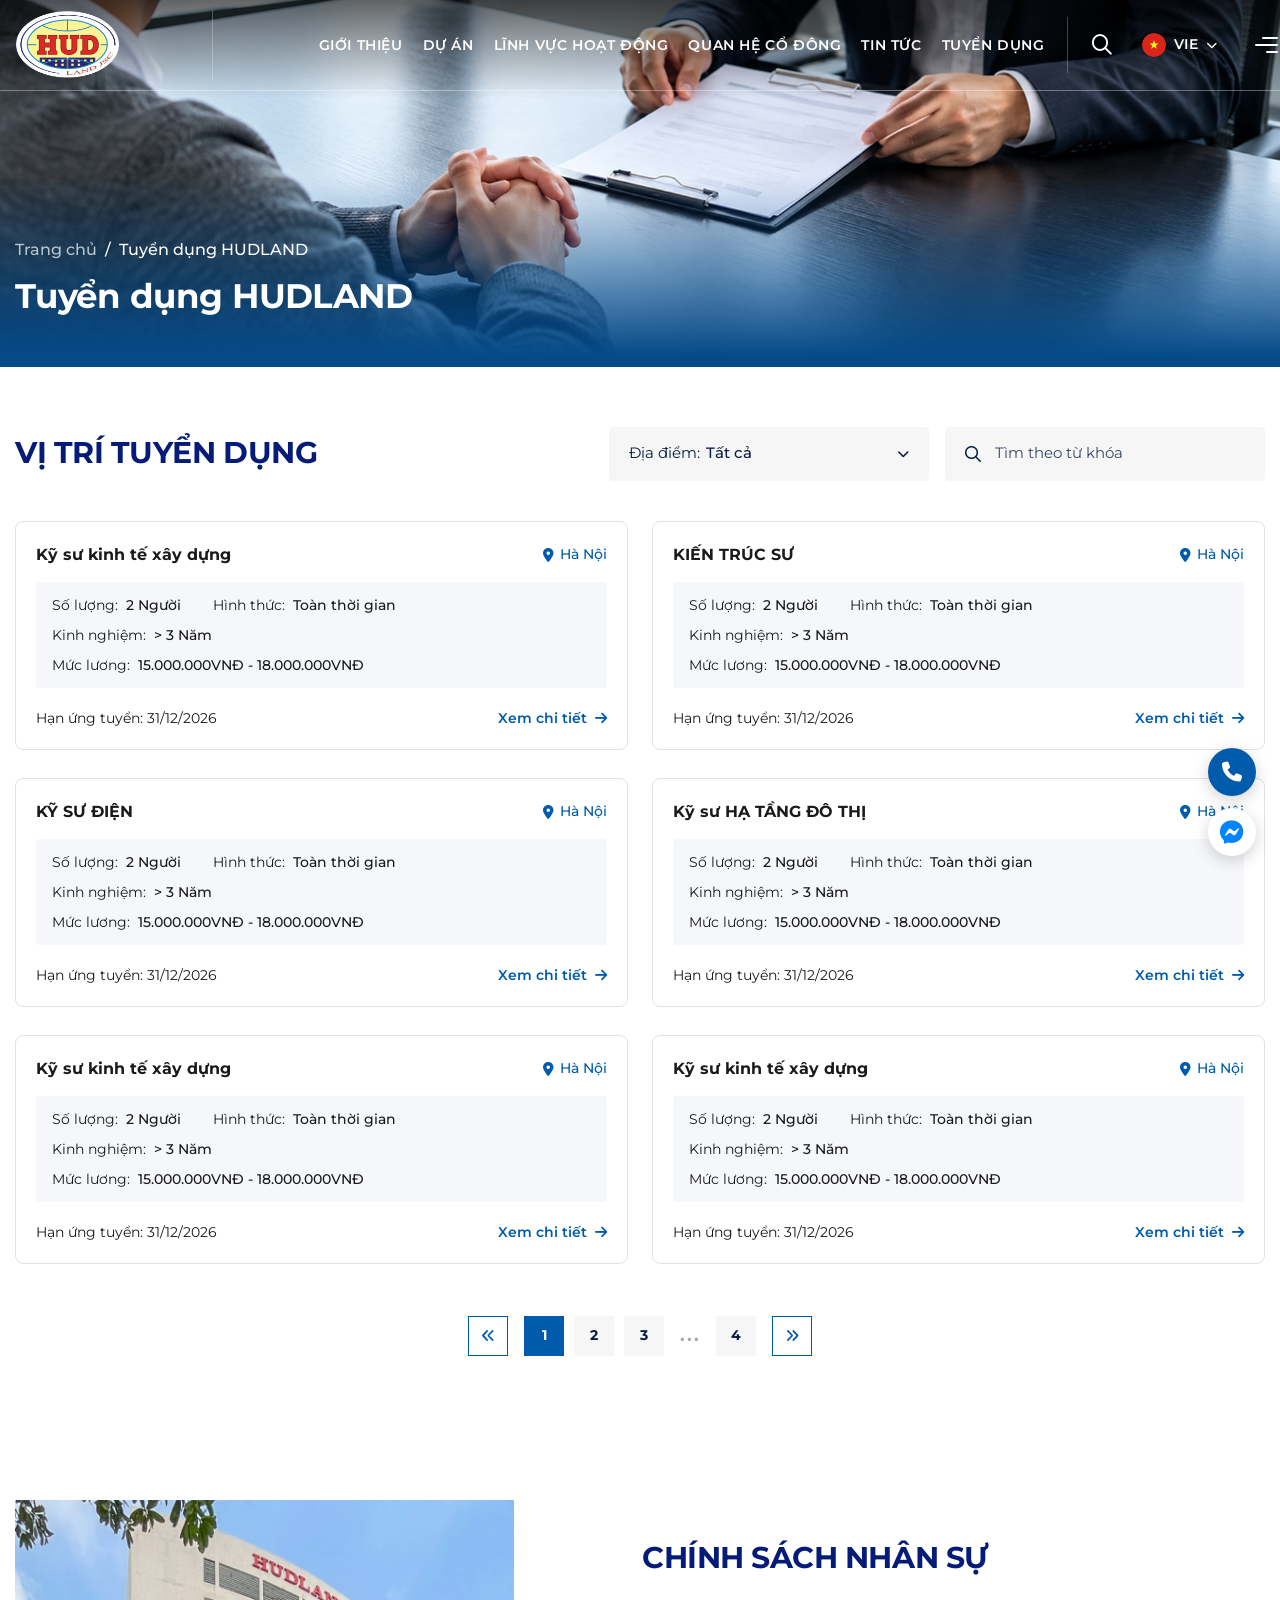
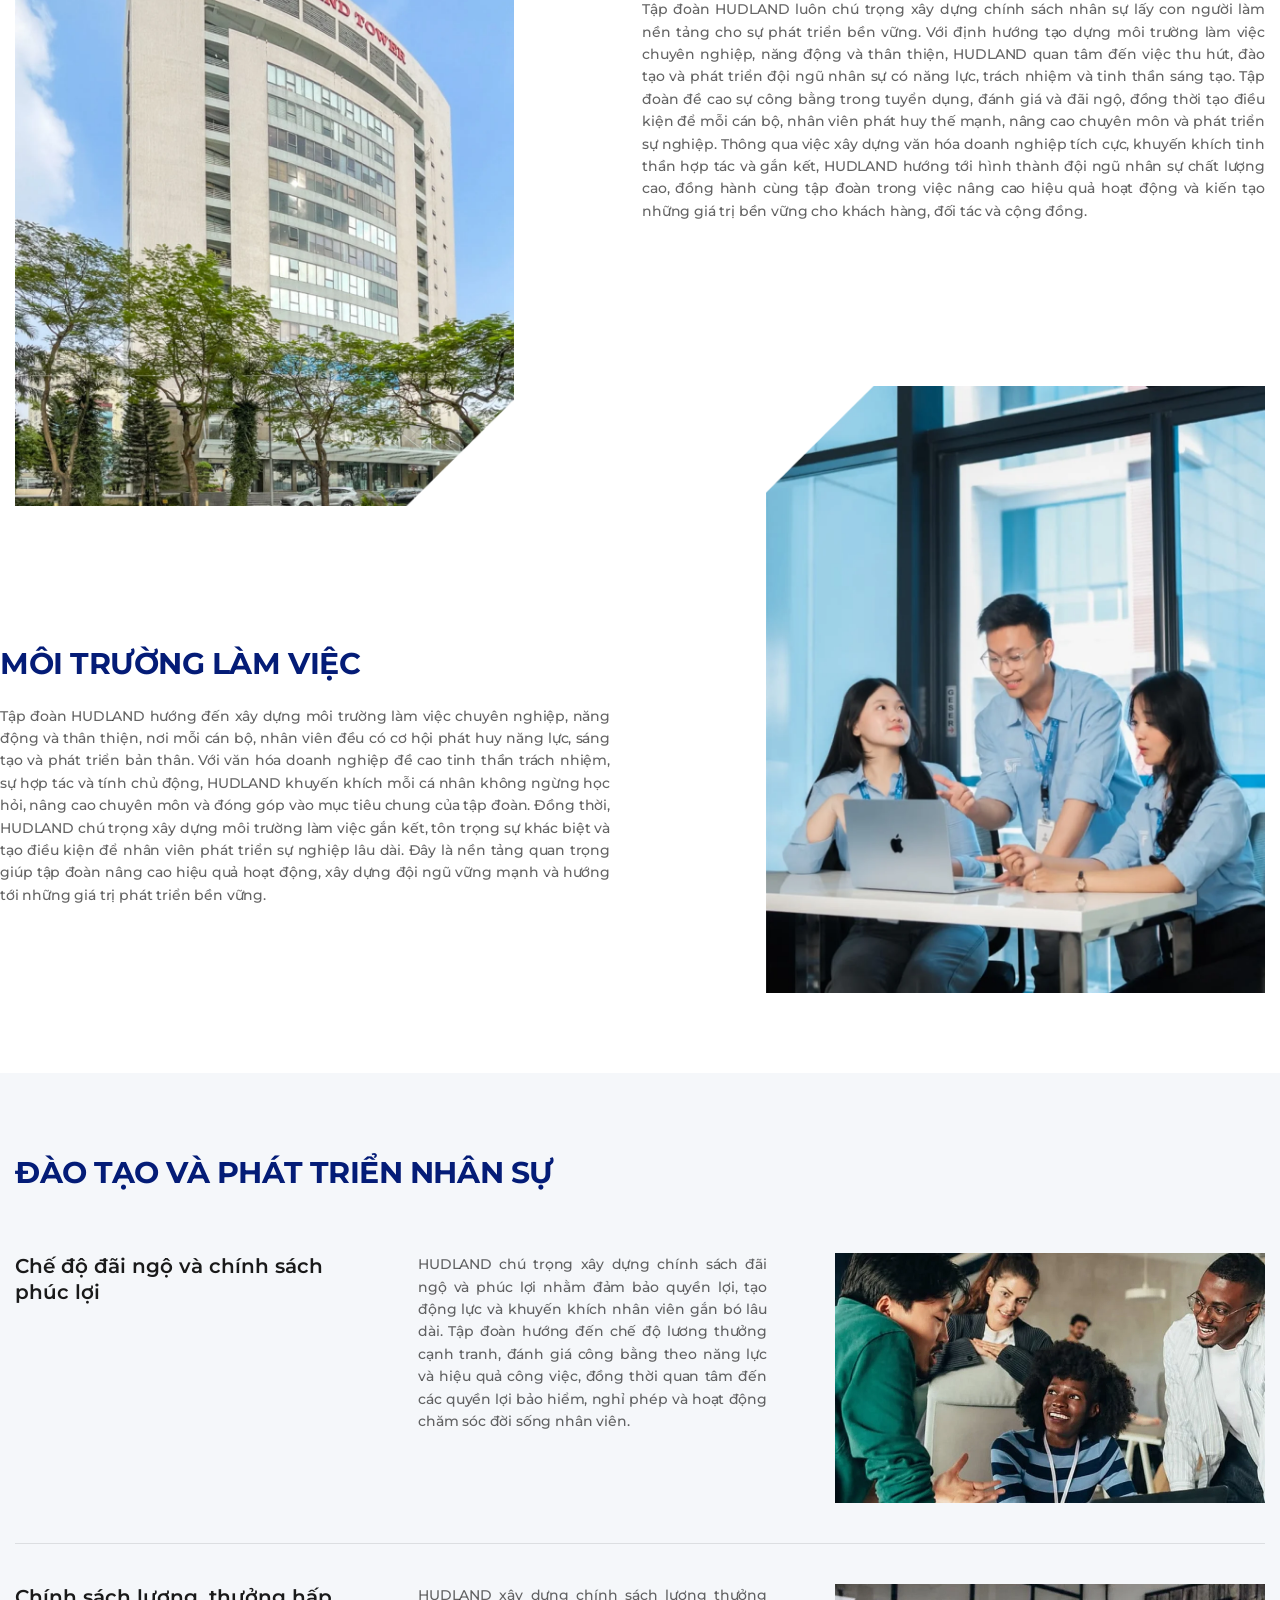
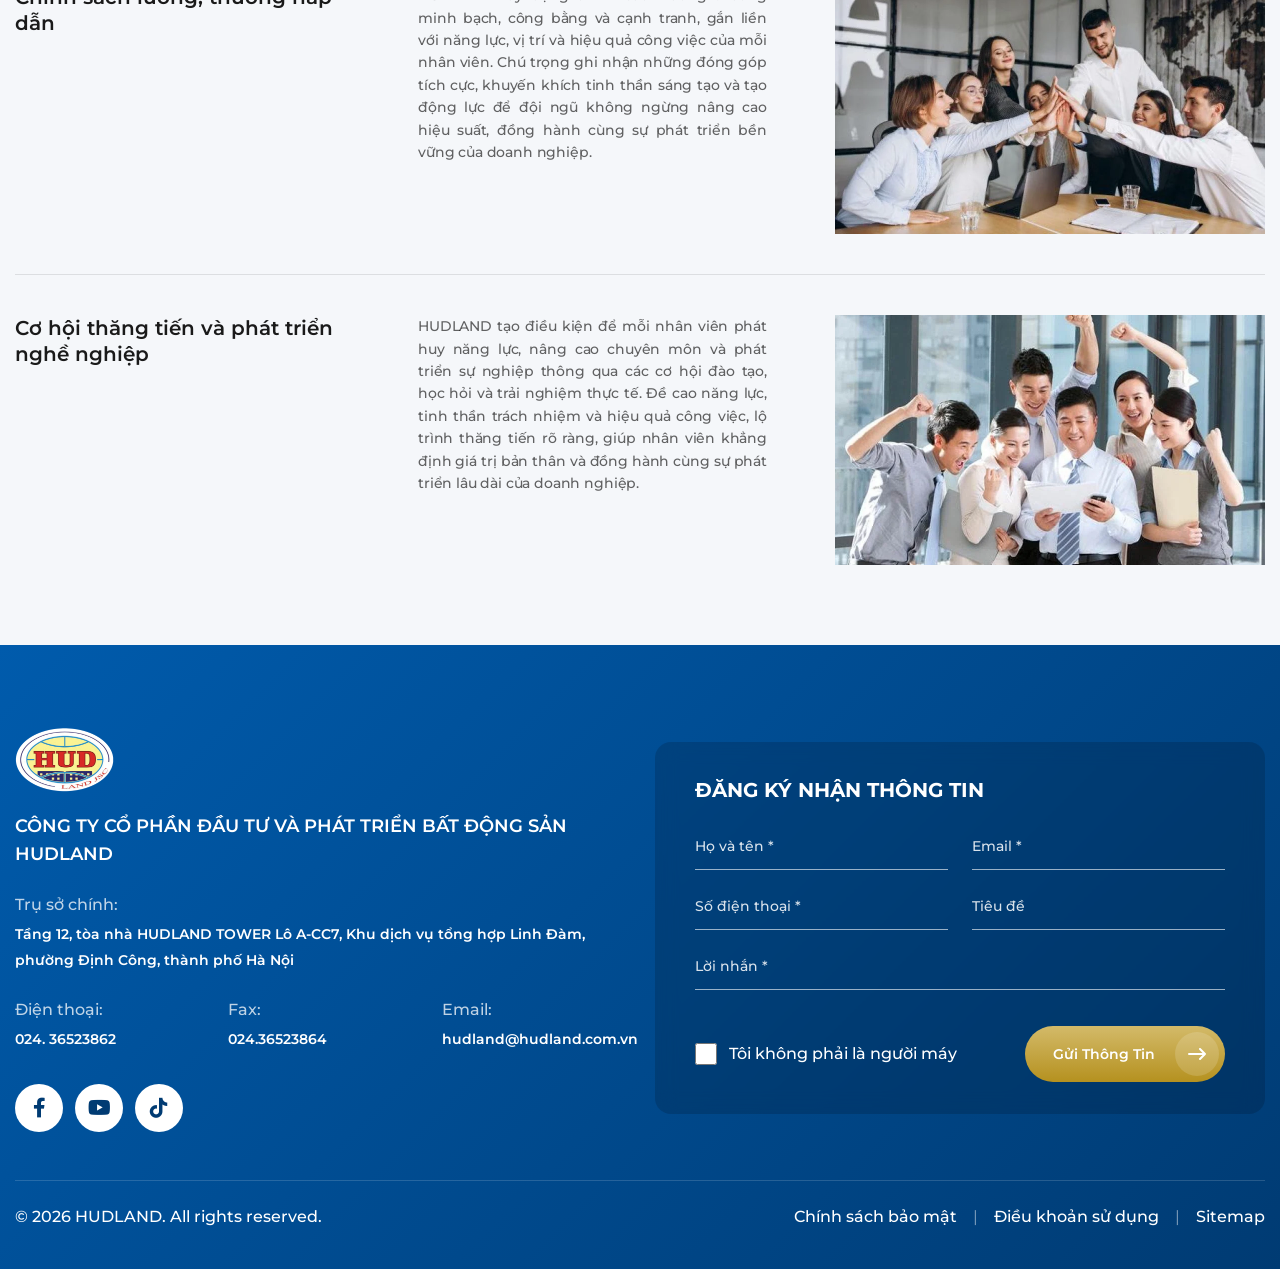
<file: tuyen-dung.html>
<!DOCTYPE html>
<html lang="vi">

<head>
    <meta charset="UTF-8">
    <meta name="viewport" content="width=device-width, initial-scale=1.0">
    <title>Tuyển dụng - HUDLAND JSC</title>
    <meta name="description" content="Cơ hội nghề nghiệp tại HUDLAND - Gia nhập đội ngũ nhân sự chuyên nghiệp, kiến tạo không gian sống bền vững và giá trị phồn vinh.">
    <link rel="stylesheet" href="./style/bootstrap.min.css">
    <link rel="preconnect" href="https://fonts.googleapis.com">
    <link rel="preconnect" href="https://fonts.gstatic.com" crossorigin>
    <link href="https://fonts.googleapis.com/css2?family=Montserrat:wght@400;500;600;700;800;900&display=swap"
        rel="stylesheet">
    <link rel="stylesheet" href="./style/all.css">
    <link rel="stylesheet" href="./style/style.css">
    <script src="./component/components.js"></script>
</head>

<body>
    <app-header></app-header>

    <div class="page-hero">
        <img src="./image/banner-tuyen-dung.jpg" alt="" class="w-100" fetchpriority="high">
        <div class="hero-conent">
            <div class="container">
                <nav aria-label="breadcrumb">
                    <ol class="breadcrumb">
                        <li class="breadcrumb-item"><a href="./index.html">Trang chủ</a></li>
                        <li class="breadcrumb-item active" aria-current="page">Tuyển dụng HUDLAND</li>
                    </ol>
                </nav>
                <h1>Tuyển dụng HUDLAND</h1>
            </div>
        </div>
    </div>

    <main class="careers-page">
        <div class="careers-section">
            <div class="container">
                <div class="careers-header">
                    <h2 class="section-title">Vị trí tuyển dụng</h2>
                    <form class="filter-form" role="search" onsubmit="return false;">
                        <div class="dropdown filter-form__dropdown">
                            <input type="hidden" name="location" value="" class="filter-form__hidden-val">
                            <a href="javascript:void(0)" class="filter-form__select dropdown-toggle" id="locationFilterBtn" role="button" data-toggle="dropdown" aria-haspopup="true" aria-expanded="false">
                                <span class="filter-form__label">Địa điểm:</span>
                                <span class="filter-form__val" id="selectedLocation">Tất cả</span>
                                <i class="fa-solid fa-chevron-down filter-form__arrow"></i>
                            </a>
                            <div class="dropdown-menu filter-form__menu" aria-labelledby="locationFilterBtn">
                                <a class="dropdown-item filter-form__item active" href="javascript:void(0)" data-value="">Tất cả</a>
                                <a class="dropdown-item filter-form__item" href="javascript:void(0)" data-value="Hà Nội">Hà Nội</a>
                                <a class="dropdown-item filter-form__item" href="javascript:void(0)" data-value="Yên Bái">Yên Bái</a>
                                <a class="dropdown-item filter-form__item" href="javascript:void(0)" data-value="Bắc Ninh">Bắc Ninh</a>
                            </div>
                        </div>

                        <div class="filter-form__search">
                            <i class="fa-regular fa-magnifying-glass filter-form__search-icon"></i>
                            <input type="text" name="keyword" class="filter-form__input" placeholder="Tìm theo từ khóa">
                        </div>
                    </form>
                </div>

                <div class="row row--gap-24">
                    <div class="col-12 col-lg-6 careers-col">
                        <article class="career-card">
                            <div class="career-card__header">
                                <h3 class="career-card__title">
                                    <a href="./chi-tiet-tuyen-dung.html">Kỹ sư kinh tế xây dựng</a>
                                </h3>
                                <div class="career-card__location">
                                    <i class="fa-solid fa-location-dot"></i>
                                    <span>Hà Nội</span>
                                </div>
                            </div>
                            <div class="career-card__info">
                                <div class="career-card__info-row">
                                    <div class="career-card__info-item">
                                        <span class="career-card__info-label">Số lượng:</span>
                                        <span class="career-card__info-val">2 Người</span>
                                    </div>
                                    <div class="career-card__info-item">
                                        <span class="career-card__info-label">Hình thức:</span>
                                        <span class="career-card__info-val">Toàn thời gian</span>
                                    </div>
                                </div>
                                <div class="career-card__info-item">
                                    <span class="career-card__info-label">Kinh nghiệm:</span>
                                    <span class="career-card__info-val">> 3 Năm</span>
                                </div>
                                <div class="career-card__info-item">
                                    <span class="career-card__info-label">Mức lương:</span>
                                    <span class="career-card__info-val">15.000.000VNĐ - 18.000.000VNĐ</span>
                                </div>
                            </div>
                            <div class="career-card__footer">
                                <span class="career-card__deadline">Hạn ứng tuyển: 31/12/2026</span>
                                <a href="./chi-tiet-tuyen-dung.html" class="career-card__link">
                                    <span>Xem chi tiết</span>
                                    <i class="fa-solid fa-arrow-right"></i>
                                </a>
                            </div>
                        </article>
                    </div>

                    <div class="col-12 col-lg-6 careers-col">
                        <article class="career-card">
                            <div class="career-card__header">
                                <h3 class="career-card__title">
                                    <a href="./chi-tiet-tuyen-dung.html">KIẾN TRÚC SƯ</a>
                                </h3>
                                <div class="career-card__location">
                                    <i class="fa-solid fa-location-dot"></i>
                                    <span>Hà Nội</span>
                                </div>
                            </div>
                            <div class="career-card__info">
                                <div class="career-card__info-row">
                                    <div class="career-card__info-item">
                                        <span class="career-card__info-label">Số lượng:</span>
                                        <span class="career-card__info-val">2 Người</span>
                                    </div>
                                    <div class="career-card__info-item">
                                        <span class="career-card__info-label">Hình thức:</span>
                                        <span class="career-card__info-val">Toàn thời gian</span>
                                    </div>
                                </div>
                                <div class="career-card__info-item">
                                    <span class="career-card__info-label">Kinh nghiệm:</span>
                                    <span class="career-card__info-val">> 3 Năm</span>
                                </div>
                                <div class="career-card__info-item">
                                    <span class="career-card__info-label">Mức lương:</span>
                                    <span class="career-card__info-val">15.000.000VNĐ - 18.000.000VNĐ</span>
                                </div>
                            </div>
                            <div class="career-card__footer">
                                <span class="career-card__deadline">Hạn ứng tuyển: 31/12/2026</span>
                                <a href="./chi-tiet-tuyen-dung.html" class="career-card__link">
                                    <span>Xem chi tiết</span>
                                    <i class="fa-solid fa-arrow-right"></i>
                                </a>
                            </div>
                        </article>
                    </div>

                    <div class="col-12 col-lg-6 careers-col">
                        <article class="career-card">
                            <div class="career-card__header">
                                <h3 class="career-card__title">
                                    <a href="./chi-tiet-tuyen-dung.html">KỸ SƯ ĐIỆN</a>
                                </h3>
                                <div class="career-card__location">
                                    <i class="fa-solid fa-location-dot"></i>
                                    <span>Hà Nội</span>
                                </div>
                            </div>
                            <div class="career-card__info">
                                <div class="career-card__info-row">
                                    <div class="career-card__info-item">
                                        <span class="career-card__info-label">Số lượng:</span>
                                        <span class="career-card__info-val">2 Người</span>
                                    </div>
                                    <div class="career-card__info-item">
                                        <span class="career-card__info-label">Hình thức:</span>
                                        <span class="career-card__info-val">Toàn thời gian</span>
                                    </div>
                                </div>
                                <div class="career-card__info-item">
                                    <span class="career-card__info-label">Kinh nghiệm:</span>
                                    <span class="career-card__info-val">> 3 Năm</span>
                                </div>
                                <div class="career-card__info-item">
                                    <span class="career-card__info-label">Mức lương:</span>
                                    <span class="career-card__info-val">15.000.000VNĐ - 18.000.000VNĐ</span>
                                </div>
                            </div>
                            <div class="career-card__footer">
                                <span class="career-card__deadline">Hạn ứng tuyển: 31/12/2026</span>
                                <a href="./chi-tiet-tuyen-dung.html" class="career-card__link">
                                    <span>Xem chi tiết</span>
                                    <i class="fa-solid fa-arrow-right"></i>
                                </a>
                            </div>
                        </article>
                    </div>

                    <div class="col-12 col-lg-6 careers-col">
                        <article class="career-card">
                            <div class="career-card__header">
                                <h3 class="career-card__title">
                                    <a href="./chi-tiet-tuyen-dung.html">Kỹ sư HẠ TẦNG ĐÔ THỊ</a>
                                </h3>
                                <div class="career-card__location">
                                    <i class="fa-solid fa-location-dot"></i>
                                    <span>Hà Nội</span>
                                </div>
                            </div>
                            <div class="career-card__info">
                                <div class="career-card__info-row">
                                    <div class="career-card__info-item">
                                        <span class="career-card__info-label">Số lượng:</span>
                                        <span class="career-card__info-val">2 Người</span>
                                    </div>
                                    <div class="career-card__info-item">
                                        <span class="career-card__info-label">Hình thức:</span>
                                        <span class="career-card__info-val">Toàn thời gian</span>
                                    </div>
                                </div>
                                <div class="career-card__info-item">
                                    <span class="career-card__info-label">Kinh nghiệm:</span>
                                    <span class="career-card__info-val">> 3 Năm</span>
                                </div>
                                <div class="career-card__info-item">
                                    <span class="career-card__info-label">Mức lương:</span>
                                    <span class="career-card__info-val">15.000.000VNĐ - 18.000.000VNĐ</span>
                                </div>
                            </div>
                            <div class="career-card__footer">
                                <span class="career-card__deadline">Hạn ứng tuyển: 31/12/2026</span>
                                <a href="./chi-tiet-tuyen-dung.html" class="career-card__link">
                                    <span>Xem chi tiết</span>
                                    <i class="fa-solid fa-arrow-right"></i>
                                </a>
                            </div>
                        </article>
                    </div>

                    <div class="col-12 col-lg-6 careers-col">
                        <article class="career-card">
                            <div class="career-card__header">
                                <h3 class="career-card__title">
                                    <a href="./chi-tiet-tuyen-dung.html">Kỹ sư kinh tế xây dựng</a>
                                </h3>
                                <div class="career-card__location">
                                    <i class="fa-solid fa-location-dot"></i>
                                    <span>Hà Nội</span>
                                </div>
                            </div>
                            <div class="career-card__info">
                                <div class="career-card__info-row">
                                    <div class="career-card__info-item">
                                        <span class="career-card__info-label">Số lượng:</span>
                                        <span class="career-card__info-val">2 Người</span>
                                    </div>
                                    <div class="career-card__info-item">
                                        <span class="career-card__info-label">Hình thức:</span>
                                        <span class="career-card__info-val">Toàn thời gian</span>
                                    </div>
                                </div>
                                <div class="career-card__info-item">
                                    <span class="career-card__info-label">Kinh nghiệm:</span>
                                    <span class="career-card__info-val">> 3 Năm</span>
                                </div>
                                <div class="career-card__info-item">
                                    <span class="career-card__info-label">Mức lương:</span>
                                    <span class="career-card__info-val">15.000.000VNĐ - 18.000.000VNĐ</span>
                                </div>
                            </div>
                            <div class="career-card__footer">
                                <span class="career-card__deadline">Hạn ứng tuyển: 31/12/2026</span>
                                <a href="./chi-tiet-tuyen-dung.html" class="career-card__link">
                                    <span>Xem chi tiết</span>
                                    <i class="fa-solid fa-arrow-right"></i>
                                </a>
                            </div>
                        </article>
                    </div>

                    <div class="col-12 col-lg-6 careers-col">
                        <article class="career-card">
                            <div class="career-card__header">
                                <h3 class="career-card__title">
                                    <a href="./chi-tiet-tuyen-dung.html">Kỹ sư kinh tế xây dựng</a>
                                </h3>
                                <div class="career-card__location">
                                    <i class="fa-solid fa-location-dot"></i>
                                    <span>Hà Nội</span>
                                </div>
                            </div>
                            <div class="career-card__info">
                                <div class="career-card__info-row">
                                    <div class="career-card__info-item">
                                        <span class="career-card__info-label">Số lượng:</span>
                                        <span class="career-card__info-val">2 Người</span>
                                    </div>
                                    <div class="career-card__info-item">
                                        <span class="career-card__info-label">Hình thức:</span>
                                        <span class="career-card__info-val">Toàn thời gian</span>
                                    </div>
                                </div>
                                <div class="career-card__info-item">
                                    <span class="career-card__info-label">Kinh nghiệm:</span>
                                    <span class="career-card__info-val">> 3 Năm</span>
                                </div>
                                <div class="career-card__info-item">
                                    <span class="career-card__info-label">Mức lương:</span>
                                    <span class="career-card__info-val">15.000.000VNĐ - 18.000.000VNĐ</span>
                                </div>
                            </div>
                            <div class="career-card__footer">
                                <span class="career-card__deadline">Hạn ứng tuyển: 31/12/2026</span>
                                <a href="./chi-tiet-tuyen-dung.html" class="career-card__link">
                                    <span>Xem chi tiết</span>
                                    <i class="fa-solid fa-arrow-right"></i>
                                </a>
                            </div>
                        </article>
                    </div>
                </div>

                <ul class="pagination">
                    <li class="pagination__item pagination__item--control pagination__item--prev">
                        <a href="javascript:void(0)" class="pagination__link" aria-label="Trang trước">
                            <i class="fa-solid fa-angles-left"></i>
                        </a>
                    </li>
                    <li class="pagination__item pagination__item--active">
                        <a href="javascript:void(0)" class="pagination__link">1</a>
                    </li>
                    <li class="pagination__item">
                        <a href="javascript:void(0)" class="pagination__link">2</a>
                    </li>
                    <li class="pagination__item">
                        <a href="javascript:void(0)" class="pagination__link">3</a>
                    </li>
                    <li class="pagination__item pagination__item--dots">
                        <span class="pagination__dots">...</span>
                    </li>
                    <li class="pagination__item">
                        <a href="javascript:void(0)" class="pagination__link">4</a>
                    </li>
                    <li class="pagination__item pagination__item--control pagination__item--next">
                        <a href="javascript:void(0)" class="pagination__link" aria-label="Trang tiếp">
                            <i class="fa-solid fa-angles-right"></i>
                        </a>
                    </li>
                </ul>
            </div>
        </div>

        <div class="culture-section">
            <div class="container">
                <div class="culture-block">
                    <div class="row align-items-start">
                        <div class="col-12 col-lg-5 culture__col-media">
                            <div class="culture-media">
                                <img src="./image/chinh-sach-nhan-su.webp" alt="Chính sách nhân sự" class="img-fluid w-100" loading="lazy">
                            </div>
                        </div>
                        <div class="col-12 col-lg-7 culture__col-content">
                            <div class="culture-content">
                                <h2 class="section-title section-title--mb-20">Chính sách nhân sự</h2>
                                <div class="culture-desc">
                                    Tập đoàn HUDLAND luôn chú trọng xây dựng chính sách nhân sự lấy con người làm nền tảng cho sự phát triển bền vững. Với định hướng tạo dựng môi trường làm việc chuyên nghiệp, năng động và thân thiện, HUDLAND quan tâm đến việc thu hút, đào tạo và phát triển đội ngũ nhân sự có năng lực, trách nhiệm và tinh thần sáng tạo. Tập đoàn đề cao sự công bằng trong tuyển dụng, đánh giá và đãi ngộ, đồng thời tạo điều kiện để mỗi cán bộ, nhân viên phát huy thế mạnh, nâng cao chuyên môn và phát triển sự nghiệp. Thông qua việc xây dựng văn hóa doanh nghiệp tích cực, khuyến khích tinh thần hợp tác và gắn kết, HUDLAND hướng tới hình thành đội ngũ nhân sự chất lượng cao, đồng hành cùng tập đoàn trong việc nâng cao hiệu quả hoạt động và kiến tạo những giá trị bền vững cho khách hàng, đối tác và cộng đồng.
                                </div>
                            </div>
                        </div>
                    </div>
                </div>

                <div class="culture-block culture-block--reverse">
                    <div class="row align-items-start flex-lg-row-reverse">
                        <div class="col-12 col-lg-5 culture__col-media">
                            <div class="culture-media">
                                <img src="./image/moi-truong-lam-viec.webp" alt="Môi trường làm việc" class="img-fluid w-100" loading="lazy">
                            </div>
                        </div>
                        <div class="col-12 col-lg-7 culture__col-content">
                            <div class="culture-content">
                                <h2 class="section-title section-title--mb-20">Môi trường làm việc</h2>
                                <div class="culture-desc">
                                    Tập đoàn HUDLAND hướng đến xây dựng môi trường làm việc chuyên nghiệp, năng động và thân thiện, nơi mỗi cán bộ, nhân viên đều có cơ hội phát huy năng lực, sáng tạo và phát triển bản thân. Với văn hóa doanh nghiệp đề cao tinh thần trách nhiệm, sự hợp tác và tính chủ động, HUDLAND khuyến khích mỗi cá nhân không ngừng học hỏi, nâng cao chuyên môn và đóng góp vào mục tiêu chung của tập đoàn. Đồng thời, HUDLAND chú trọng xây dựng môi trường làm việc gắn kết, tôn trọng sự khác biệt và tạo điều kiện để nhân viên phát triển sự nghiệp lâu dài. Đây là nền tảng quan trọng giúp tập đoàn nâng cao hiệu quả hoạt động, xây dựng đội ngũ vững mạnh và hướng tới những giá trị phát triển bền vững.
                                </div>
                            </div>
                        </div>
                    </div>
                </div>
            </div>
        </div>

        <div class="training-section">
            <div class="container">
                <h2 class="section-title section-title--mb-60">Đào tạo và phát triển nhân sự</h2>
                <div class="training-list">
                    <div class="training-item">
                        <div class="training-item__title-col">
                            <h3 class="training-item__title">Chế độ đãi ngộ và chính sách phúc lợi</h3>
                        </div>
                        <div class="training-item__desc-col">
                            <div class="training-item__desc">
                                HUDLAND chú trọng xây dựng chính sách đãi ngộ và phúc lợi nhằm đảm bảo quyền lợi, tạo động lực và khuyến khích nhân viên gắn bó lâu dài. Tập đoàn hướng đến chế độ lương thưởng cạnh tranh, đánh giá công bằng theo năng lực và hiệu quả công việc, đồng thời quan tâm đến các quyền lợi bảo hiểm, nghỉ phép và hoạt động chăm sóc đời sống nhân viên.
                            </div>
                        </div>
                        <div class="training-item__media-col">
                            <div class="training-item__media">
                                <img src="./image/dao-tao-1.webp" alt="Chế độ đãi ngộ và chính sách phúc lợi" class="img-fluid w-100" loading="lazy">
                            </div>
                        </div>
                    </div>

                    <div class="training-item">
                        <div class="training-item__title-col">
                            <h3 class="training-item__title">Chính sách lương, thưởng hấp dẫn</h3>
                        </div>
                        <div class="training-item__desc-col">
                            <div class="training-item__desc">
                                HUDLAND xây dựng chính sách lương thưởng minh bạch, công bằng và cạnh tranh, gắn liền với năng lực, vị trí và hiệu quả công việc của mỗi nhân viên. Chú trọng ghi nhận những đóng góp tích cực, khuyến khích tinh thần sáng tạo và tạo động lực để đội ngũ không ngừng nâng cao hiệu suất, đồng hành cùng sự phát triển bền vững của doanh nghiệp.
                            </div>
                        </div>
                        <div class="training-item__media-col">
                            <div class="training-item__media">
                                <img src="./image/dao-tao-2.webp" alt="Chính sách lương, thưởng hấp dẫn" class="img-fluid w-100" loading="lazy">
                            </div>
                        </div>
                    </div>

                    <div class="training-item">
                        <div class="training-item__title-col">
                            <h3 class="training-item__title">Cơ hội thăng tiến và phát triển nghề nghiệp</h3>
                        </div>
                        <div class="training-item__desc-col">
                            <div class="training-item__desc">
                                HUDLAND tạo điều kiện để mỗi nhân viên phát huy năng lực, nâng cao chuyên môn và phát triển sự nghiệp thông qua các cơ hội đào tạo, học hỏi và trải nghiệm thực tế. Đề cao năng lực, tinh thần trách nhiệm và hiệu quả công việc, lộ trình thăng tiến rõ ràng, giúp nhân viên khẳng định giá trị bản thân và đồng hành cùng sự phát triển lâu dài của doanh nghiệp.
                            </div>
                        </div>
                        <div class="training-item__media-col">
                            <div class="training-item__media">
                                <img src="./image/dao-tao-3.webp" alt="Cơ hội thăng tiến và phát triển nghề nghiệp" class="img-fluid w-100" loading="lazy">
                            </div>
                        </div>
                    </div>
                </div>
            </div>
        </div>
    </main>

    <app-footer></app-footer>

    <script src="./js/jquery.min.js"></script>
    <script src="./js/bootstrap.bundle.min.js"></script>
    <script src="./js/jquery.waypoints.min.js"></script>
    <script src="./js/jquery.counterup.min.js"></script>
    <script src="./js/main.js"></script>
</body>

</html>
</file>
<file: style/style.css>
:root {
    --primary-color: #003b73;
    --secondary-color: #f2ca4a;
    --accent-color: #da2a27;
    --text-main: #ffffff;
    --text-muted: rgba(255, 255, 255, 0.75);
    --text-dark: #1a1a1a;
    --text-glass: rgba(255, 255, 255, 0.5);
    --stroke-glass: rgba(255, 255, 255, 0.65);
    --bg-dark: #000000;
    --bg-sidebar: rgba(0, 0, 0, 0.7);
    --bg-overlay-top: linear-gradient(180deg, rgba(0, 0, 0, 0.6) 0%, rgba(0, 0, 0, 0.25) 20%, rgba(0, 0, 0, 0) 32%);
    --bg-scroll-btn: rgba(0, 0, 0, 0.4);
    --border-light: rgba(255, 255, 255, 0.25);
    --border-header: rgba(255, 255, 255, 0.35);
    --border-active: #f2ca4a;
    --title-blue: #041c77;
    --gold-accent: #c9a227;
    --btn-blue: #005bac;
    --btn-blue-hover: #00458a;
    --bg-sand: #efeedf;
    --bg-card-light: #f5f7fa;
    --bg-white: #ffffff;
    --bg-gradient-gallery: linear-gradient(180deg, #033f78 0%, #0b4883 45%, #073762 100%);
    --text-tab-muted: rgba(255, 255, 255, 0.5);
    --border-tab-line: rgba(255, 255, 255, 0.5);
    --btn-arrow-color: #00334b;
    --btn-arrow-border: #eeeeee;
    --text-body-muted: rgba(17, 17, 17, 0.65);
    --text-dark-80: rgba(17, 17, 17, 0.8);
    --text-subhead: rgba(43, 43, 43, 0.4);
    --text-doc: #0c0c0c;
    --text-date: rgba(17, 17, 17, 0.6);
    --bg-page-idle: rgba(222, 222, 222, 0.5);
    --text-page: rgba(16, 55, 92, 0.7);
    --border-divider: #e2e2e2;
    --bg-input: #f6f6f6;
    --text-navy: #081c41;
    --brand-orange: #ef5b24;

    --font-main: 'Montserrat', sans-serif;
    --fw-regular: 400;
    --fw-medium: 500;
    --fw-semibold: 600;
    --fw-bold: 700;
    --fw-extrabold: 800;
    --fw-black: 900;
}

*,
*::before,
*::after {
    box-sizing: border-box;
}

html,
body {
    margin: 0;
    padding: 0;
    font-family: var(--font-main);
    overflow-x: hidden;
    -webkit-font-smoothing: antialiased;
    -moz-osx-font-smoothing: grayscale;
}

app-header,
app-footer {
    display: contents;
}

.container {
    max-width: 1400px;
}

.row--gap-24,
.footer-form-row,
.project-news__row,
.news-listing__row,
.careers-grid {
    margin-left: -12px;
    margin-right: -12px;
}

.row--gap-24>[class*="col"],
.footer-form-row>[class*="col-"],
.project-news__col,
.news-listing__col,
.careers-col {
    padding-left: 12px;
    padding-right: 12px;
}

a {
    color: inherit;
    text-decoration: none;
    transition: color 0.25s ease, opacity 0.25s ease;
}

a:hover {
    color: var(--secondary-color);
    text-decoration: none;
}

ul {
    list-style: none;
    margin: 0;
    padding: 0;
}

button {
    background: none;
    border: none;
    padding: 0;
    color: inherit;
    font: inherit;
    cursor: pointer;
    outline: none;
}

button:focus {
    outline: none;
}

.section-subtitle,
.about-subhead,
.projects-subhead,
.activities-subhead,
.history-subhead,
.investors-subhead,
.documentary-subhead,
.news-subhead,
.partners-subtitle {
    display: block;
    font-family: var(--font-main);
    font-size: 16px;
    font-weight: var(--fw-medium);
    line-height: 1.6;
    letter-spacing: -0.3px;
    text-transform: uppercase;
    color: var(--text-subhead);
    margin-bottom: 12px;
}

.section-subtitle--light,
.projects-subhead,
.documentary-subhead {
    color: rgba(255, 255, 255, 0.85);
}

.section-title,
.projects-title,
.activities-title,
.history-title,
.investors-title,
.documentary-title,
.news-title,
.partners-title,
.news-related__title,
.careers-title,
.culture-title,
.training-title,
.news-categories__title,
.news-listing__title {
    font-family: var(--font-main);
    font-size: 30px;
    font-weight: var(--fw-bold);
    line-height: 1.35;
    letter-spacing: -0.46px;
    color: var(--title-blue);
    text-transform: uppercase;
    margin: 0;
    text-wrap: balance;
}

.section-title--normal-case {
    text-transform: none;
    letter-spacing: -0.46px;
}

.section-title--light,
.projects-title,
.documentary-title {
    color: #FFFFFF;
}

.section-title--sm {
    font-size: 22px;
    line-height: 1.3;
    letter-spacing: -0.84px;
    margin-bottom: 12px;
}

.section-title--mb-16 {
    margin-bottom: 16px;
}

.section-title--mb-20,
.culture-title {
    margin-bottom: 20px;
}

.section-title--mb-28 {
    margin-bottom: 28px;
}

.section-title--mb-40,
.news-related__title,
.news-categories__title {
    margin-bottom: 40px;
}

.section-title--mb-60,
.training-title {
    margin-bottom: 60px;
}

.header {
    position: absolute;
    top: 0;
    left: 0;
    padding: 10px 0;
    width: 100%;
    z-index: 99;
    background: transparent;
    border-bottom: 1px solid var(--border-header);
    transition: background-color 0.3s ease, box-shadow 0.3s ease;
}

.header--light {
    position: relative;
    background-color: var(--bg-white);
    border-bottom: 0.6px solid rgba(255, 255, 255, 0.40);
    box-shadow: 0 4px 24px 0 rgba(0, 0, 0, 0.08);
    position: sticky !important;
    z-index: 99;
    top: 0;
}

.header--light.header--sticky {
    position: sticky;
    top: 0;
    background-color: rgba(255, 255, 255, 0.98);
    backdrop-filter: blur(12px);
    box-shadow: 0 4px 20px rgba(0, 0, 0, 0.08);
}

.header--light .header__col-brand {
    border-right-color: var(--border-divider);
}

.header--light .header__col-actions {
    border-left-color: var(--border-divider);
}

.header--light .header__menu-link {
    color: var(--text-dark);
}

.header--light .header-lang__code {
    color: var(--text-dark);
}

.header--light .header__menu-item:hover .header__menu-link,
.header--light .header__menu-item--active .header__menu-link {
    color: var(--btn-blue);
}

.header--light .header__menu-link::after {
    background-color: var(--gold-accent);
}

.header--light .header__btn {
    color: var(--text-dark);
}

.header--light .header__btn:hover {
    color: var(--btn-blue);
}

.header--light .header-lang__btn {
    color: var(--text-dark);
}

.header--light .header-lang__btn:hover,
.header--light .header-lang__btn:focus {
    color: var(--btn-blue);
}

.header--light .header-lang__menu {
    background-color: var(--bg-white);
    border-color: var(--border-divider);
    box-shadow: 0 10px 30px rgba(0, 0, 0, 0.1);
}

.header--light .header-lang__item {
    color: var(--text-dark);
}

.header--light .header-lang__item:hover,
.header--light .header-lang__item.active {
    background-color: var(--bg-card-light);
    color: var(--btn-blue);
}

.header--light .header__menu-bar {
    background-color: var(--text-dark);
}

.header--light .header__menu-close {
    color: var(--text-dark);
}

.header--light .header-search {
    background-color: var(--bg-white);
    border-bottom-color: var(--border-divider);
    box-shadow: 0 10px 30px rgba(0, 0, 0, 0.08);
}

.header--light .header-search__input {
    background-color: var(--bg-input);
    border-color: var(--border-divider);
    color: var(--text-dark);
}

.header--light .header-search__input:focus {
    border-color: var(--btn-blue);
}

.header--light .header-search__close {
    color: var(--text-dark);
}

.header--sticky {
    position: fixed;
    top: 0;
    left: 0;
    width: 100%;
    z-index: 99;
    background-color: rgba(0, 32, 64, 0.95);
    backdrop-filter: blur(12px);
    box-shadow: 0 4px 20px rgba(0, 0, 0, 0.3);
    animation: headerStickyIn 0.35s ease;
}

@keyframes headerStickyIn {
    from {
        transform: translateY(-100%);
    }

    to {
        transform: translateY(0);
    }
}

.header__container {
    height: 100%;
    max-width: 1920px;
    padding-left: 120px;
    padding-right: 120px;
}

.header__row {
    height: 100%;
}

.header__col-brand {
    height: 100%;
    display: flex;
    align-items: center;
    border-right: 1px solid var(--border-light);
    padding-right: 32px !important;
}

.header__logo {
    display: inline-flex;
    align-items: center;
}

.header__logo-img {
    height: 70px;
    width: auto;
    display: block;
}

.header__col-nav {
    height: 100%;
    padding-right: 12px;
    transition: opacity 0.25s ease;
}

.header--menu-open .header__col-nav {
    opacity: 0;
    pointer-events: none;
}

.header__nav {
    display: flex;
    align-items: center;
    height: 100%;
}

.header__menu {
    display: flex;
    align-items: center;
    height: 100%;
}

.header__menu-item {
    position: relative;
    height: 100%;
    display: flex;
    align-items: center;
    margin: 0;
}

.header__menu-link {
    font-family: var(--font-main);
    font-size: 14px;
    font-weight: var(--fw-semibold);
    letter-spacing: 0.6px;
    color: var(--text-main);
    text-transform: uppercase;
    padding: 14px 16px;
    position: relative;
}

.header__menu-link::after {
    content: '';
    position: absolute;
    bottom: 0;
    left: 16px;
    right: 16px;
    height: 2px;
    background-color: var(--secondary-color);
    transform: scaleX(0);
    transition: transform 0.3s cubic-bezier(0.25, 0.8, 0.25, 1);
}

.header__menu-item:hover .header__menu-link::after,
.header__menu-item--active .header__menu-link::after {
    transform: scaleX(1);
}

.header__menu-item:hover .header__menu-link,
.header__menu-item--active .header__menu-link {
    color: var(--secondary-color);
}

.header__col-actions {
    height: 100%;
    display: flex;
    align-items: center;
    border-left: 1px solid var(--border-light);
    padding-left: 12px !important;
}

.header__actions {
    display: flex;
    align-items: center;
    height: 100%;
}

.header__btn {
    display: inline-flex;
    align-items: center;
    justify-content: center;
    color: var(--text-main);
    transition: color 0.2s ease, transform 0.2s ease;
}

.header__btn:hover {
    color: var(--secondary-color);
}

.header__btn--search {
    font-size: 20px;
    width: 44px;
    height: 44px;
    background: transparent;
}

.header__btn--search:hover {
    background: transparent;
    color: var(--secondary-color);
}

.header__btn--menu {
    width: 60px;
    height: 56px;
    background: transparent;
    transition: color 0.25s ease;
}

.header__btn--menu:hover {
    background: transparent;
    color: var(--secondary-color);
}

.header__menu-close {
    display: none;
    font-size: 20px;
    line-height: 1;
}

.header--menu-open .header__menu-bars {
    display: none;
}

.header--menu-open .header__menu-close {
    display: inline-flex;
}

.header__menu-bars {
    display: inline-flex;
    flex-direction: column;
    align-items: flex-end;
    justify-content: center;
    width: 24px;
    height: 18px;
    cursor: pointer;
}

.header__menu-bar {
    display: block;
    height: 2.3px;
    background-color: var(--text-main);
    border-radius: 2px;
    transition: transform 0.25s ease, width 0.25s ease, background-color 0.25s ease;
}

.header__menu-bar--top {
    width: 16px;
    margin-bottom: 5px;
}

.header__menu-bar--middle {
    width: 23px;
    margin-bottom: 5px;
}

.header__menu-bar--bottom {
    width: 12px;
}

.header__btn--menu:hover .header__menu-bar {
    background-color: var(--secondary-color);
}

.header-lang {
    margin-left: 8px;
    margin-right: 8px;
}

.header-lang__btn {
    display: inline-flex;
    align-items: center;
    padding: 6px 10px;
    border-radius: 20px;
    background: transparent;
    color: var(--text-main);
    font-size: 14px;
    font-weight: var(--fw-semibold);
    letter-spacing: 0.5px;
    transition: color 0.25s ease;
}

.header-lang__btn:hover,
.header-lang__btn:focus {
    background: transparent;
    color: var(--secondary-color);
}

.header-lang__btn::after {
    display: none;
}

.header-lang__flag {
    display: inline-flex;
    align-items: center;
    justify-content: center;
    width: 24px;
    height: 24px;
    border-radius: 50%;
    overflow: hidden;
    margin-right: 8px;
    flex-shrink: 0;
}

.header-lang__flag-img {
    width: 100%;
    height: 100%;
    display: block;
}

.header-lang__code {
    font-family: var(--font-main);
}

.header-lang__arrow {
    font-size: 11px;
    margin-left: 8px;
    transition: transform 0.25s ease;
}

.show .header-lang__arrow {
    transform: rotate(180deg);
}

.header-lang__menu {
    background-color: rgba(0, 24, 48, 0.95);
    backdrop-filter: blur(12px);
    border: 1px solid var(--border-light);
    border-radius: 10px;
    padding: 6px 0;
    box-shadow: 0 10px 30px rgba(0, 0, 0, 0.4);
    min-width: 170px;
    margin-top: 8px;
}

.header-lang__item {
    display: flex;
    align-items: center;
    padding: 8px 16px;
    color: var(--text-main);
    font-size: 13px;
    font-weight: var(--fw-medium);
    transition: background-color 0.2s ease, color 0.2s ease;
}

.header-lang__item:hover,
.header-lang__item.active {
    background-color: rgba(242, 202, 74, 0.15);
    color: var(--secondary-color);
}

.header-search {
    position: absolute;
    top: 100%;
    left: 0;
    width: 100%;
    background-color: rgba(0, 24, 48, 0.96);
    backdrop-filter: blur(14px);
    border-bottom: 1px solid var(--border-light);
    box-shadow: 0 10px 30px rgba(0, 0, 0, 0.35);
    padding: 20px 0;
    transform: translateY(-10px);
    opacity: 0;
    visibility: hidden;
    transition: transform 0.3s ease, opacity 0.3s ease, visibility 0.3s ease;
}

.header-search--open {
    transform: translateY(0);
    opacity: 1;
    visibility: visible;
}

.header-search__inner {
    display: flex;
    align-items: center;
    position: relative;
    max-width: 800px;
    margin-left: auto;
    margin-right: auto;
}

.header-search__input {
    width: 100%;
    background-color: rgba(255, 255, 255, 0.08);
    border: 1px solid var(--border-light);
    border-radius: 30px;
    padding: 12px 50px 12px 24px;
    color: var(--text-main);
    font-size: 16px;
    font-family: var(--font-main);
    outline: none;
    transition: border-color 0.25s ease, background-color 0.25s ease;
}

.header-search__input:focus {
    border-color: var(--secondary-color);
    background-color: rgba(255, 255, 255, 0.12);
}

.header-search__close {
    position: absolute;
    right: 16px;
    top: 50%;
    transform: translateY(-50%);
    color: var(--text-muted);
    font-size: 18px;
    padding: 6px;
    transition: color 0.2s ease;
}

.header-search__close:hover {
    color: var(--text-main);
}

.sidebar-backdrop {
    position: fixed;
    top: 0;
    left: 0;
    width: 100vw;
    height: 100vh;
    background-color: rgba(0, 0, 0, 0.2);
    backdrop-filter: blur(8px);
    -webkit-backdrop-filter: blur(8px);
    z-index: 10001;
    opacity: 0;
    visibility: hidden;
    transition: opacity 0.35s ease, visibility 0.35s ease;
}

.sidebar-backdrop--visible {
    opacity: 1;
    visibility: visible;
}

.sidebar-menu {
    position: fixed;
    top: 0;
    left: 0;
    width: 546px;
    max-width: 88vw;
    height: 100vh;
    background-color: var(--bg-sidebar);
    border-right: 1px solid var(--border-light);
    z-index: 10002;
    transform: translateX(-100%);
    transition: transform 0.35s cubic-bezier(0.16, 1, 0.3, 1);
    display: flex;
    flex-direction: column;
    overflow-y: auto;
    -webkit-overflow-scrolling: touch;
    scrollbar-width: none;
    -ms-overflow-style: none;
}

.sidebar-menu::-webkit-scrollbar {
    display: none;
    width: 0;
    height: 0;
}

.sidebar-menu--open {
    transform: translateX(0);
}

.sidebar-menu__header {
    height: 100px;
    display: flex;
    align-items: center;
    justify-content: space-between;
    padding-left: 36px;
    padding-right: 36px;
    border-bottom: 1px solid var(--border-light);
    flex-shrink: 0;
}

.sidebar-menu__logo-img {
    height: 52px;
    width: auto;
    display: block;
}

.sidebar-menu__close {
    width: 44px;
    height: 44px;
    border-radius: 50%;
    display: inline-flex;
    align-items: center;
    justify-content: center;
    font-size: 22px;
    color: var(--text-main);
    background-color: rgba(255, 255, 255, 0.08);
    transition: background-color 0.25s ease, color 0.25s ease;
}

.sidebar-menu__close:hover {
    background-color: rgba(242, 202, 74, 0.2);
    color: var(--secondary-color);
}

.sidebar-menu__nav {
    display: flex;
    align-items: center;
    padding-bottom: 40px;
    padding-left: 100px;
    padding-right: 100px;
    flex-grow: 1;
    overflow-y: auto;
    -webkit-overflow-scrolling: touch;
    scrollbar-width: none;
    -ms-overflow-style: none;
}

.sidebar-menu__nav::-webkit-scrollbar {
    display: none;
    width: 0;
    height: 0;
}

.sidebar-menu__list {
    display: flex;
    flex-direction: column;
}

.sidebar-menu__item {
    margin: 0;
}

.sidebar-menu__link {
    display: flex;
    align-items: center;
    padding-top: 14px;
    padding-bottom: 14px;
    font-family: var(--font-main);
    font-size: 20px;
    font-weight: var(--fw-semibold);
    letter-spacing: 0.6px;
    line-height: 26px;
    text-transform: uppercase;
    color: var(--text-main);
    transition: color 0.25s ease, transform 0.25s ease;
}

.sidebar-menu__link:hover {
    color: var(--secondary-color);
    transform: translateX(6px);
}

.sidebar-menu__item--active .sidebar-menu__link {
    color: var(--secondary-color);
    font-weight: var(--fw-semibold);
}

.sidebar-menu__icon {
    margin-right: 14px;
    font-size: 20px;
    width: 24px;
    text-align: center;
    color: inherit;
    flex-shrink: 0;
}

.sidebar-menu__text {
    display: inline-block;
}

.hero-wrapper {
    position: relative;
    width: 100%;
    height: 100vh;
    height: 100dvh;
    background-color: var(--primary-color);
    overflow: hidden;
}

.hero-media {
    position: absolute;
    top: 0;
    left: 0;
    width: 100%;
    height: 100%;
}

.hero-media__img,
.hero-media__video {
    display: block;
    width: 100%;
    height: 100%;
    object-fit: cover;
}

.hero-overlay {
    position: absolute;
    top: 0;
    left: 0;
    width: 100%;
    height: 100%;
    pointer-events: none;
}

.hero-overlay--top {
    background: var(--bg-overlay-top);
}

.hero-content {
    position: absolute;
    top: 60%;
    left: 50%;
    transform: translateX(-50%);
    width: 100%;
    padding-left: 20px;
    padding-right: 20px;
    pointer-events: auto;
    z-index: 10;
}

.hero-content__subtitle {
    display: block;
    font-family: var(--font-main);
    font-weight: var(--fw-bold);
    font-size: 18px;
    letter-spacing: -0.4px;
    line-height: 32px;
    color: var(--text-main);
    text-shadow: 0 2px 10px rgba(0, 0, 0, 0.5);
    margin-bottom: 8px;
}

.hero-content__title {
    margin: 0;
    font-family: var(--font-main);
    font-weight: var(--fw-extrabold);
    font-size: 80px;
    line-height: 1.15;
    letter-spacing: -1px;
    text-transform: uppercase;
    color: var(--text-glass);
    text-shadow: 0 4px 24px rgba(0, 0, 0, 0.35);
    margin-bottom: 8px;
}

.hero-content__slogan {
    font-family: var(--font-main);
    font-weight: var(--fw-bold);
    font-size: 18px;
    letter-spacing: -0.4px;
    line-height: 32px;
    color: var(--text-main);
    text-shadow: 0 2px 10px rgba(0, 0, 0, 0.5);
    margin-bottom: 24px;
    text-wrap: balance;
}

.hero-content__scroll {
    display: inline-flex;
    align-items: center;
    justify-content: center;
    width: 50px;
    height: 50px;
    border-radius: 50%;
    border: 2px solid rgba(255, 255, 255, 0.8);
    color: var(--text-main);
    transition: all 0.3s cubic-bezier(0.25, 0.8, 0.25, 1);
    animation: heroScrollBounce 2.2s infinite ease-in-out;
}

.hero-content__scroll:hover {
    border-color: var(--secondary-color);
    color: var(--secondary-color);
    background-color: rgba(0, 0, 0, 0.7);
    transform: scale(1.1);
}

.hero-content__scroll-icon {
    font-size: 16px;
}

@keyframes heroScrollBounce {

    0%,
    20%,
    50%,
    80%,
    100% {
        transform: translateY(0);
    }

    40% {
        transform: translateY(-8px);
    }

    60% {
        transform: translateY(-4px);
    }
}

.about-section {
    position: relative;
    background-color: #ffffff;
    color: var(--text-dark);
    padding-top: 110px;
    padding-bottom: 0;
    overflow: hidden;
}

.about-corner {
    position: absolute;
    pointer-events: none;
    z-index: 1;
}

.about-corner--top-left {
    top: 0;
    left: 0;
    width: 121px;
    height: 79px;
}

.about-corner--top-left .about-corner__block--blue {
    position: absolute;
    top: 0;
    left: 0;
    width: 88px;
    height: 47px;
    background-color: var(--btn-blue);
}

.about-corner--top-left .about-corner__block--gold {
    position: absolute;
    top: 47px;
    left: 88px;
    width: 33px;
    height: 32px;
    background-color: rgba(201, 162, 39, 0.3);
}

.about-corner--top-right {
    top: 0;
    right: 0;
    width: 173px;
    height: 121px;
}

.about-corner--top-right .about-corner__block--blue {
    position: absolute;
    top: 0;
    right: 0;
    width: 42px;
    height: 41px;
    background-color: var(--btn-blue);
}

.about-corner--top-right .about-corner__block--sand {
    position: absolute;
    top: 41px;
    right: 42px;
    width: 129px;
    height: 80px;
    background-color: #efeedf;
}

.about__row {
    position: relative;
    margin-left: 0;
    margin-right: 0;
}

.about-content {
    position: relative;
    z-index: 4;
    display: flex;
    flex-direction: column;
    padding-left: 70px;
    padding-right: 50px;
}

.about-subhead {
    display: inline-block;
    font-family: var(--font-main);
    font-weight: var(--fw-medium);
    font-size: 20px;
    line-height: 32px;
    letter-spacing: -0.3px;
    text-transform: uppercase;
    color: var(--text-subhead);
    margin-bottom: 12px;
}

.about-title-group {
    display: flex;
    align-items: center;
    margin-bottom: 24px;
}

.about-experience {
    display: inline-flex;
    align-items: flex-start;
    flex-shrink: 0;
}

.about-experience__num {
    font-family: var(--font-main);
    font-weight: var(--fw-bold);
    font-size: 90px;
    line-height: 0.95;
    letter-spacing: -1.2px;
    color: var(--gold-accent);
}

.about-experience__meta {
    display: flex;
    flex-direction: column;
    justify-content: flex-start;
    margin-left: 6px;
}

.about-experience__plus {
    font-family: var(--font-main);
    font-weight: var(--fw-bold);
    font-size: 38px;
    line-height: 1;
    letter-spacing: -0.48px;
    color: var(--gold-accent);
}

.about-experience__text {
    font-family: var(--font-main);
    font-weight: var(--fw-bold);
    font-size: 35px;
    line-height: 1;
    letter-spacing: -0.4px;
    color: var(--gold-accent);
}

.about-title-divider {
    width: 1px;
    height: 90px;
    background-color: rgba(0, 59, 115, 0.2);
    margin-left: 20px;
    margin-right: 20px;
    flex-shrink: 0;
}

.about-title {
    margin: 0;
    font-family: var(--font-main);
    font-weight: var(--fw-bold);
    font-size: 30px;
    line-height: 1.25;
    letter-spacing: -0.4px;
    text-transform: uppercase;
    color: var(--title-blue);
    white-space: nowrap;
}

.about-body {
    display: flex;
    flex-direction: column;
}

.about-lead {
    font-family: var(--font-main);
    font-weight: var(--fw-bold);
    font-size: 16px;
    line-height: 32px;
    letter-spacing: -0.4px;
    text-align: justify;
    color: var(--text-dark);
    margin-bottom: 16px;
}

.about-desc {
    padding-left: 40px;
}

.about-text {
    font-family: var(--font-main);
    font-weight: var(--fw-regular);
    font-size: 14px;
    line-height: 25.6px;
    letter-spacing: -0.16px;
    text-align: justify;
    color: var(--text-body-muted);
    margin-bottom: 14px;
}

.btn-pill {
    display: inline-flex;
    align-items: center;
    align-self: flex-start;
    height: 52px;
    padding: 5px 5px 5px 20px;
    gap: 8px;
    border-radius: 9999px;
    background: var(--btn-blue);
    color: var(--text-main);
    text-decoration: none;
    transition: background 0.35s ease, background-color 0.35s ease, opacity 0.35s ease, transform 0.25s ease, box-shadow 0.35s ease;
}

.btn-pill:hover {
    background: linear-gradient(90deg, #005BAC 0%, #0D3960 100%);
    color: var(--text-main);
    transform: translateY(-2px);
    box-shadow: 0 8px 24px rgba(0, 91, 172, 0.35);
}

.btn-pill__text {
    font-family: var(--font-main);
    font-weight: var(--fw-semibold);
    font-size: 14px;
    line-height: 1.3;
    letter-spacing: -0.16px;
    color: var(--text-main);
    white-space: nowrap;
}

.btn-pill__icon {
    width: 42px;
    height: 42px;
    border-radius: 50%;
    background-color: rgba(255, 255, 255, 0.1);
    display: flex;
    align-items: center;
    justify-content: center;
    flex-shrink: 0;
    color: var(--text-main);
    font-size: 16px;
    transition: transform 0.3s ease, background-color 0.3s ease;
}

.btn-pill__icon svg {
    display: block;
    width: 42px;
    height: 42px;
}

.btn-pill:hover .btn-pill__icon {
    transform: translateX(4px);
    background-color: rgba(255, 255, 255, 0.2);
}

.btn-pill--outline {
    background: transparent;
    border: 1px solid #005BAC;
    color: #005BAC;
    height: 47px;
    padding: 0 16px 0 28px;
    gap: 8px;
}

.btn-pill--outline .btn-pill__text {
    color: #005BAC;
}

.btn-pill--outline .btn-pill__icon {
    width: 24px;
    height: 24px;
    background-color: transparent;
    color: #005BAC;
}

.btn-pill--outline .btn-pill__icon svg {
    width: 18px;
    height: 18px;
}

.btn-pill--outline:hover {
    background: #005BAC;
    border-color: #005BAC;
    color: #fff;
    transform: translateY(-2px);
    box-shadow: 0 6px 18px rgba(0, 91, 172, 0.25);
}

.btn-pill--outline:hover .btn-pill__text {
    color: #fff;
}

.btn-pill--outline:hover .btn-pill__icon {
    color: #fff;
    background-color: transparent;
    transform: translateX(3px);
}

.about-btn {
    position: relative;
    z-index: 5;
    margin-top: 18px;
}

.about-media {
    position: relative;
    z-index: 1;
    margin-top: 140px;
    padding-left: 0;
    padding-right: 0;
}

.about-media__img {
    display: block;
    width: 100%;
    height: auto;
}

.about-stats {
    position: relative;
    margin-top: -114px;
    z-index: 2;
}

.about-stats__shape {
    width: 100%;
    line-height: 0;
    pointer-events: none;
}

.about-stats__shape svg {
    display: block;
    width: 100%;
    height: auto;
    vertical-align: middle;
}

.about-stats__container {
    padding-top: 60px;
    padding-bottom: 40px;
    position: absolute;
    top: 0;
    left: 0;
    right: 0;
    bottom: 0;
    display: flex;
    flex-direction: column;
    justify-content: flex-start;
    pointer-events: none;
}

.about-stats__header,
.about-stats__row {
    pointer-events: auto;
}

.about-stats__header {
    display: flex;
    justify-content: flex-end;
    margin-bottom: 44px;
}

.about-stats__slogan {
    max-width: 650px;
    font-family: var(--font-main);
    font-weight: var(--fw-medium);
    font-size: 18px;
    line-height: 32px;
    letter-spacing: -0.4px;
    text-align: right;
    text-transform: uppercase;
    color: rgba(255, 255, 255, 0.85);
}

.loading {
    position: fixed;
    top: 0;
    left: 0;
    right: 0;
    bottom: 0;
    z-index: 99999;
    background-color: var(--primary-color);
    display: flex;
    align-items: center;
    justify-content: center;
    opacity: 1;
    visibility: visible;
    transition: opacity 0.6s ease, visibility 0.6s ease;
}

.loading--hidden {
    opacity: 0;
    visibility: hidden;
    pointer-events: none;
}

.loading-center {
    display: flex;
    flex-direction: column;
    align-items: center;
    justify-content: center;
    text-align: center;
}

.loading img,
.loading-logo {
    width: 250px;
    height: auto;
    display: block;
    margin: 0 auto;
    opacity: 0;
    transform: translateY(20px) scale(0.92);
    animation: loadingLogoIn 0.8s cubic-bezier(0.2, 0.8, 0.2, 1) 0.1s forwards;
}

.loading .loading-title {
    color: var(--text-main);
    font-family: var(--font-main);
    font-size: 40px;
    font-weight: var(--fw-extrabold);
    line-height: 1.5;
    letter-spacing: 5.12px;
    margin-top: 20px;
    opacity: 0;
    transform: translateY(18px);
    animation: loadingTitleIn 0.65s cubic-bezier(0.2, 0.8, 0.2, 1) 0.7s forwards;
}

@keyframes loadingLogoIn {
    to {
        opacity: 1;
        transform: translateY(0) scale(1);
    }
}

@keyframes loadingTitleIn {
    to {
        opacity: 1;
        transform: translateY(0);
    }
}

.about-stats__row {
    margin-left: -15px;
    margin-right: -15px;
    display: flex;
    justify-content: space-between;
    align-items: flex-start;
    padding-top: 100px;
}

.about-stat {
    display: flex;
    flex-direction: column;
}

.about-stat__value {
    font-family: var(--font-main);
    font-weight: var(--fw-extrabold);
    font-size: 40px;
    line-height: 1.1;
    letter-spacing: -2.3px;
    color: var(--text-main);
    white-space: nowrap;
    display: flex;
    align-items: baseline;
}

.about-stat__unit {
    font-family: var(--font-main);
    font-weight: var(--fw-extrabold);
    font-size: 40px;
    letter-spacing: -2.3px;
    color: var(--text-main);
    white-space: nowrap;
}

.about-stat__unit--text {
    margin-left: 10px;
}

.about-stat__divider {
    width: 100%;
    height: 1.5px;
    background: linear-gradient(90deg, rgba(233, 233, 233, 0.91) 0%, rgba(233, 233, 233, 0) 100%);
    margin-top: 12px;
    margin-bottom: 14px;
}

.about-stat__label {
    font-family: var(--font-main);
    font-weight: var(--fw-bold);
    font-size: 18px;
    line-height: 32px;
    letter-spacing: -0.4px;
    color: var(--text-main);
}

.floating-actions {
    position: fixed;
    right: 24px;
    bottom: 32px;
    display: flex;
    flex-direction: column;
    align-items: center;
    z-index: 999;
}

.floating-actions__btn {
    display: flex;
    align-items: center;
    justify-content: center;
    width: 48px;
    height: 48px;
    border-radius: 50%;
    box-shadow: 0 4px 16px rgba(0, 0, 0, 0.18);
    transition: transform 0.25s ease, box-shadow 0.25s ease;
    border: none;
    cursor: pointer;
    margin-bottom: 12px;
    text-decoration: none;
}

.floating-actions__btn:last-child {
    margin-bottom: 0;
}

.floating-actions__btn:hover {
    transform: translateY(-3px) scale(1.06);
    box-shadow: 0 8px 24px rgba(0, 0, 0, 0.28);
}

.floating-actions__btn--phone {
    background-color: var(--btn-blue);
    color: var(--text-main);
    font-size: 20px;
}

.floating-actions__btn--phone:hover {
    background-color: var(--btn-blue-hover);
    color: var(--text-main);
}

.floating-actions__btn--messenger {
    background-color: #ffffff;
    color: #0084ff;
    font-size: 24px;
}

.floating-actions__btn--top {
    display: none;
    background-color: #ffffff;
    color: var(--primary-color);
    font-size: 18px;
}

.floating-actions__btn--top.floating-actions__btn--visible {
    display: flex;
}

.floating-actions__btn--top:hover {
    color: var(--secondary-color);
}

.projects-section {
    position: relative;
    width: 100%;
    max-width: 100%;
    height: 100vh;
    overflow: hidden;
    background-color: var(--title-blue);
    display: grid;
    grid-template-columns: minmax(0, 1fr);
    grid-template-rows: 1fr;
    margin-top: -10px;
}

.projects-bg {
    grid-area: 1 / 1;
    display: grid;
    grid-template-columns: minmax(0, 1fr);
    grid-template-rows: 1fr;
    width: 100%;
    max-width: 100%;
    min-width: 0;
    height: 100%;
    z-index: 1;
    overflow: hidden;
}

.projects-bg__img {
    grid-area: 1 / 1;
    display: block;
    width: 100%;
    max-width: 100%;
    min-width: 0;
    height: 100%;
    z-index: 1;
    transform: translateZ(0);
    -webkit-transform: translateZ(0);
    backface-visibility: hidden;
    -webkit-backface-visibility: hidden;
}

.projects-bg__img--slide {
    z-index: 2;
    clip-path: polygon(100% 0, 100% 0, 100% 100%, 100% 100%);
    -webkit-clip-path: polygon(100% 0, 100% 0, 100% 100%, 100% 100%);
    transition: clip-path 0.9s cubic-bezier(0.4, 0, 0.2, 1), -webkit-clip-path 0.9s cubic-bezier(0.4, 0, 0.2, 1);
    will-change: clip-path;
}

.projects-bg__img--slide.projects-bg__img--wiping {
    clip-path: polygon(0 0, 100% 0, 100% 100%, 0 100%);
    -webkit-clip-path: polygon(0 0, 100% 0, 100% 100%, 0 100%);
}

.projects-bg__img--reset {
    transition: none !important;
    -webkit-transition: none !important;
}

.projects-overlay {
    position: absolute;
    left: 0;
    right: 0;
    pointer-events: none;
    z-index: 2;
}

.projects-overlay--top {
    top: 0;
    height: 420px;
    background: linear-gradient(0deg, rgba(0, 0, 0, 0.00) 4.84%, #044A88 95.02%);
}

.projects-overlay--bottom {
    bottom: 0;
    height: 100%;
    background: linear-gradient(180deg, rgba(0, 91, 172, 0) 52%, rgba(0, 91, 172, 0.82) 74%, #005bac 92%, #005bac 100%);
}

.body-content img {
    max-width: 100%;
    height: auto;
}

.body-content strong {
    font-weight: var(--fw-bold);
}


.projects-container {
    grid-area: 1 / 1;
    position: relative;
    z-index: 3;
    width: 100%;
    min-width: 0;
    height: 100%;
    display: flex;
    flex-direction: column;
    justify-content: space-between;
    padding-top: 50px;
    padding-bottom: 54px;
}

.projects-header {
    display: flex;
    flex-direction: column;
}

.projects-subhead {
    display: inline-block;
    font-family: var(--font-main);
    font-weight: var(--fw-medium);
    font-size: 20px;
    line-height: 32px;
    letter-spacing: -0.3px;
    text-transform: uppercase;
    color: rgba(255, 255, 255, 0.85);
    margin-bottom: 14px;
}

.projects-title {
    margin: 0;
    font-family: var(--font-main);
    font-weight: var(--fw-bold);
    font-size: 30px;
    line-height: 1.4;
    letter-spacing: -0.44px;
    text-transform: uppercase;
    color: var(--text-main);
}

.projects-body {
    display: flex;
    flex-direction: column;
    width: 100%;
    min-width: 0;
}

.projects-info {
    width: 100%;
    min-width: 0;
    transition: opacity 0.35s ease, transform 0.35s ease;
}

.projects-info--fade {
    opacity: 0;
    transform: translateY(8px);
}

.projects-name {
    margin: 0 0 20px 0;
    font-family: var(--font-main);
    font-weight: var(--fw-extrabold);
    font-size: 25px;
    line-height: 1.4;
    letter-spacing: -0.36px;
    text-transform: uppercase;
    color: var(--text-main);
}

.projects-name a {
    color: inherit;
    text-decoration: none;
    transition: opacity 0.2s ease;
}

.projects-name a:hover {
    color: inherit;
    text-decoration: none;
    opacity: 0.85;
}

.projects-meta {
    display: flex;
    align-items: center;
}

.projects-meta__item {
    display: flex;
    flex-direction: column;
}

.projects-meta__label {
    font-family: var(--font-main);
    font-weight: var(--fw-medium);
    font-size: 14px;
    line-height: 25.6px;
    letter-spacing: -0.16px;
    color: rgba(255, 255, 255, 0.75);
    margin-bottom: 4px;
}

.projects-meta__value {
    font-family: var(--font-main);
    font-weight: var(--fw-bold);
    font-size: 16px;
    line-height: 32px;
    letter-spacing: -0.2px;
    color: var(--text-main);
    white-space: nowrap;
}

.projects-meta__divider {
    width: 1px;
    height: 44px;
    background-color: rgba(255, 255, 255, 0.25);
    margin-left: 36px;
    margin-right: 36px;
    flex-shrink: 0;
}

.projects-divider {
    width: 100%;
    height: 1px;
    background-color: rgba(255, 255, 255, 0.22);
    margin-top: 28px;
    margin-bottom: 28px;
}

.projects-nav {
    display: flex;
    align-items: center;
    justify-content: space-between;
    width: 100%;
    min-width: 0;
}

.projects-thumbs {
    display: flex;
    align-items: center;
    gap: 12px;
    min-width: 0;
    max-width: 100%;
}

.projects-thumb {
    display: flex;
    align-items: center;
    flex-shrink: 0;
    height: 82px;
    border-radius: 6px;
    overflow: hidden;
    cursor: pointer;
    background: rgba(255, 255, 255, 0.08);
    border: 1.5px solid rgba(255, 255, 255, 0.25);
    transition: background-color 0.3s ease, border-color 0.3s ease, transform 0.2s ease, box-shadow 0.3s ease;
}

.projects-thumb:hover {
    border-color: rgba(255, 255, 255, 0.6);
    transform: translateY(-2px);
}

.projects-thumb__img {
    width: 100px;
    height: 82px;
    display: block;
    flex-shrink: 0;
}

.projects-thumb__label {
    display: flex;
    align-items: center;
    height: 82px;
    max-width: 0;
    opacity: 0;
    padding: 0;
    overflow: hidden;
    font-family: var(--font-main);
    display: -webkit-box;
    -webkit-line-clamp: 1;
    -webkit-box-orient: vertical;
    overflow: hidden;
    font-weight: var(--fw-semibold);
    font-size: 12px;
    line-height: 1.3;
    color: var(--text-main);
    transition: max-width 0.5s cubic-bezier(0.4, 0, 0.2, 1),
        padding 0.5s cubic-bezier(0.4, 0, 0.2, 1),
        opacity 0.4s ease;
}

.projects-thumb--active {
    border-color: #ffffff;
    background: rgba(255, 255, 255, 0.2);
    box-shadow: 0 6px 20px rgba(0, 0, 0, 0.25);
}

.projects-thumb--active .projects-thumb__label {
    max-width: 220px;
    opacity: 1;
    height: 12px;
    padding-left: 18px;
    padding-right: 20px;
}

.projects-controls {
    display: flex;
    align-items: center;
    gap: 20px;
}

.projects-progress {
    width: 320px;
    height: 3px;
    background-color: rgba(255, 255, 255, 0.3);
    border-radius: 2px;
    overflow: hidden;
}

.projects-progress__bar {
    height: 100%;
    width: 0%;
    background-color: #ffffff;
    border-radius: 2px;
}

.projects-play-btn {
    background: transparent;
    border: none;
    color: var(--text-main);
    font-size: 18px;
    cursor: pointer;
    width: 32px;
    height: 32px;
    display: flex;
    align-items: center;
    justify-content: center;
    padding: 0;
    transition: transform 0.2s ease, opacity 0.2s ease;
}

.projects-play-btn:hover {
    transform: scale(1.18);
}

.activities-section {
    position: relative;
    width: 100%;
    height: 100vh;
    min-height: 780px;
    max-height: 1080px;
    overflow: hidden;
    display: flex;
    flex-direction: column;
}

.activities-bg {
    position: absolute;
    top: 0;
    left: 0;
    width: 100%;
    height: 100%;
    z-index: 1;
    overflow: hidden;
}

.activities-bg__img {
    position: absolute;
    top: 0;
    left: 0;
    width: 100%;
    height: 100%;
    opacity: 0;
    transform: scale(1.02);
    transition: opacity 0.7s cubic-bezier(0.4, 0, 0.2, 1), transform 1.2s cubic-bezier(0.4, 0, 0.2, 1);
    z-index: 1;
}

.activities-bg__img--active {
    opacity: 1;
    transform: scale(1);
}

.activities-overlay--top {
    position: absolute;
    top: 0;
    left: 0;
    width: 100%;
    height: 462px;
    z-index: 2;
    pointer-events: none;
    background: linear-gradient(180deg, #044a88 0%, rgba(4, 74, 136, 0.7) 40%, rgba(4, 74, 136, 0) 100%);
}

.activities-header {
    position: absolute;
    top: 0;
    left: 0;
    width: 100%;
    z-index: 4;
    pointer-events: none;
    padding-top: 100px;
}

/* .activities-header__container {
    max-width: 1920px;
    padding-left: 120px;
    padding-right: 120px;
} */

.activities-subhead {
    display: inline-block;
    font-family: var(--font-main);
    font-weight: var(--fw-semibold);
    font-size: 18px;
    line-height: 1.4;
    letter-spacing: 0.9px;
    color: var(--text-main);
    opacity: 0.8;
    text-transform: uppercase;
    margin-bottom: 14px;
}

.activities-title {
    font-family: var(--font-main);
    font-weight: var(--fw-bold);
    font-size: 30px;
    line-height: 1.35;
    letter-spacing: -0.44px;
    color: var(--text-main);
    text-transform: uppercase;
    margin: 0;
}

.activities-cols {
    position: relative;
    z-index: 3;
    display: flex;
    width: 100%;
    height: 100%;
}

.activities-col {
    flex: 1;
    position: relative;
    display: flex;
    flex-direction: column;
    justify-content: flex-end;
    padding: 48px 54px;
    cursor: pointer;
    background-color: transparent;
    transition: background-color 0.4s ease, backdrop-filter 0.4s ease, -webkit-backdrop-filter 0.4s ease;
}

.activities-col:hover,
.activities-col--active {
    background-color: rgb(0 32 64 / 0%);
}

.activities-col__overlay {
    position: absolute;
    bottom: 0;
    left: 0;
    width: 100%;
    height: 493px;
    pointer-events: none;
    z-index: 1;
    background: linear-gradient(0deg, rgba(0, 0, 0, 0.95) 0%, rgba(0, 0, 0, 0.45) 45%, rgba(0, 0, 0, 0) 100%);
    transition: height 0.4s cubic-bezier(0.4, 0, 0.2, 1), background 0.4s ease;
}

.activities-col:hover .activities-col__overlay,
.activities-col--active .activities-col__overlay {
    height: 100%;
    background: linear-gradient(0deg, rgba(0, 0, 0, 0.95) 0%, rgba(0, 0, 0, 0.65) 40%, rgba(0, 0, 0, 0.3) 70%, rgba(0, 0, 0, 0) 86.3%);
}

.activities-divider {
    width: 1px;
    height: 100%;
    z-index: 2;
    pointer-events: none;
    flex-shrink: 0;
    background: linear-gradient(to top, rgba(233, 233, 233, 1) 0%, rgba(233, 233, 233, 0.7) 25%, rgba(233, 233, 233, 0.25) 50%, rgba(233, 233, 233, 0) 72.6%);
}

.activities-col__content {
    position: relative;
    z-index: 2;
    display: flex;
    flex-direction: column;
    justify-content: flex-end;
    width: 100%;
}

.activities-col__info {
    display: flex;
    flex-direction: column;
    max-width: 416px;
    margin-bottom: 54px;
    transition: margin-bottom 0.4s cubic-bezier(0.4, 0, 0.2, 1);
}

.activities-col:hover .activities-col__info,
.activities-col--active .activities-col__info {
    margin-bottom: 32px;
}

.activities-col__title {
    font-family: var(--font-main);
    font-weight: var(--fw-bold);
    font-size: 20px;
    line-height: 1.3;
    letter-spacing: -0.28px;
    color: var(--text-main);
    text-transform: uppercase;
    margin: 0;
}

.activities-col__desc {
    font-family: var(--font-main);
    font-weight: var(--fw-medium);
    font-size: 14px;
    line-height: 1.6;
    letter-spacing: -0.16px;
    color: rgba(255, 255, 255, 0.8);
    margin: 0;
    max-height: 0;
    opacity: 0;
    overflow: hidden;
    transform: translateY(12px);
    transition: max-height 0.4s cubic-bezier(0.4, 0, 0.2, 1),
        opacity 0.35s ease,
        transform 0.4s cubic-bezier(0.4, 0, 0.2, 1),
        margin-top 0.4s ease;
}

.activities-col:hover .activities-col__desc,
.activities-col--active .activities-col__desc {
    max-height: 120px;
    opacity: 0.8;
    transform: translateY(0);
    margin-top: 20px;
}

.activities-section:has(.activities-col--1:hover) .activities-bg__img--1,
.activities-section:has(.activities-col--2:hover) .activities-bg__img--2,
.activities-section:has(.activities-col--3:hover) .activities-bg__img--3 {
    opacity: 1;
}

.activities-section:has(.activities-col:hover) .activities-bg__img--default {
    opacity: 0;
}

.activities-section:has(.activities-col:hover) .activities-col:not(:hover) .btn-pill {
    opacity: 0.7;
}

.activities-section[data-hover="1"] .activities-bg__img--1,
.activities-section[data-hover="2"] .activities-bg__img--2,
.activities-section[data-hover="3"] .activities-bg__img--3 {
    opacity: 1;
}

.activities-section[data-hover] .activities-bg__img--default {
    opacity: 0;
}

.activities-section[data-hover] .activities-col:not(.activities-col--active) .btn-pill {
    opacity: 0.7;
}

.history-section {
    position: relative;
    background-color: #ffffff;
    padding: 80px 0 30px;
}

.history-header {
    display: flex;
    justify-content: space-between;
    align-items: flex-end;
    margin-bottom: 56px;
}

.history-subhead {
    display: block;
    font-family: var(--font-main);
    font-weight: var(--fw-medium);
    font-size: 20px;
    line-height: 1.6;
    letter-spacing: -0.3px;
    color: var(--text-subhead);
    text-transform: uppercase;
    margin-bottom: 14px;
}

.history-title {
    font-family: var(--font-main);
    font-weight: var(--fw-bold);
    line-height: 1.35;
    letter-spacing: -0.44px;
    color: var(--title-blue);
    text-transform: uppercase;
    margin: 0;
}

.history-timeline {
    position: relative;
    width: 100%;
}

.history-timeline__axis {
    position: absolute;
    bottom: 11px;
    left: 0;
    right: 0;
    height: 2.5px;
    background: linear-gradient(90deg, #005BAC 0%, #5390C5 100%);
    z-index: 1;
}

.history-timeline__axis::after {
    content: '';
    position: absolute;
    right: 0;
    top: 50%;
    width: 10px;
    height: 10px;
    border-top: 2.5px solid #5390C5;
    border-right: 2.5px solid #5390C5;
    transform: translateY(-50%) rotate(45deg);
}

.history-milestones {
    display: grid;
    grid-template-columns: repeat(4, 1fr);
    gap: 32px;
    position: relative;
    z-index: 2;
}

.history-milestone {
    position: relative;
    padding-left: 26px;
    padding-bottom: 40px;
    border-left: 1.6px solid #e4e4e4;
    cursor: pointer;
    transition: border-color 0.3s ease;
}

.history-milestone__dot {
    position: absolute;
    left: -5.3px;
    top: 48px;
    width: 9px;
    height: 9px;
    border-radius: 50%;
    background-color: var(--gold-accent);
    transition: transform 0.3s ease;
}

.history-milestone__node {
    position: absolute;
    left: -12.5px;
    bottom: 0;
    width: 24px;
    height: 24px;
    border-radius: 50%;
    border: 4px solid #005BAC;
    background-color: #ffffff;
    z-index: 3;
    transition: transform 0.3s ease, background-color 0.3s ease, border-color 0.3s ease, box-shadow 0.3s ease;
}

.history-milestone:hover,
.history-milestone--active {
    border-left-color: var(--gold-accent);
}

.history-milestone:hover .history-milestone__dot,
.history-milestone--active .history-milestone__dot {
    transform: scale(1.3);
}

.history-milestone:hover .history-milestone__year,
.history-milestone--active .history-milestone__year {
    color: var(--gold-accent);
}

.history-milestone__year {
    font-family: var(--font-main);
    font-weight: var(--fw-semibold);
    font-size: 24px;
    line-height: 1.3;
    color: var(--text-dark);
    margin: 0 0 10px 0;
    transition: color 0.3s ease;
}

.history-milestone--active .history-milestone__year {
    font-weight: var(--fw-bold);
    color: var(--gold-accent);
}

.history-milestone__desc {
    font-family: var(--font-main);
    font-weight: var(--fw-semibold);
    font-size: 14px;
    line-height: 1.45;
    color: rgba(17, 17, 17, 0.8);
    margin: 0 0 20px 0;
    min-height: 42px;
}

.history-milestone__media {
    width: 100%;
    height: 164px;
    overflow: hidden;
    background-color: #f0f0f0;
}

.history-milestone__img {
    width: 100%;
    height: auto;
    display: block;
    transition: transform 0.4s ease;
}

.history-milestone:hover .history-milestone__img {
    transform: scale(1.05);
}

.investors-section {
    position: relative;
    padding: 40px 0 100px;
    background-color: #fff;
}

.investors-container {
    width: 100%;
    margin: 0 auto;
}

.investors-header {
    display: flex;
    justify-content: space-between;
    align-items: flex-end;
    gap: 40px;
    margin-bottom: 48px;
}

.investors-header__content {
    display: flex;
    flex-direction: column;
    gap: 12px;
}

.investors-subhead {
    font-family: var(--font-main);
    font-weight: 500;
    line-height: 1.3;
    color: rgba(43, 43, 43, 0.4);
    letter-spacing: 0.5px;
}

.investors-title {
    font-family: var(--font-main);
    font-weight: 700;
    line-height: 1.2;
    color: #041C77;
    margin: 0;
    letter-spacing: -0.5px;
}

.investors-desc {
    max-width: 502px;
    font-family: var(--font-main);
    font-size: 14px;
    font-weight: 500;
    line-height: 1.5;
    color: #0C0C0C;
    margin: 0;
}

.investors-grid {
    display: grid;
    grid-template-columns: 428px minmax(0, 1fr);
    gap: 32px;
    align-items: stretch;
}

.investors-left {
    display: flex;
    flex-direction: column;
    gap: 32px;
}

.investors-stock-card {
    background: #005FAC;
    border-radius: 12px;
    padding: 24px 20px;
    color: #fff;
    display: flex;
    flex-direction: column;
    justify-content: space-between;
    box-shadow: 0 4px 16px rgba(0, 95, 172, 0.12);
}

.investors-stock-title {
    font-family: var(--font-main);
    font-size: 20px;
    font-weight: 700;
    line-height: 1.3;
    color: #fff;
    margin: 0 0 16px;
}

.investors-stock-row {
    display: flex;
    align-items: center;
    gap: 14px;
    flex-wrap: wrap;
    margin-bottom: 16px;
}

.investors-stock-symbol {
    font-family: var(--font-main);
    font-size: 24px;
    font-weight: 700;
    color: #fff;
    line-height: 1;
}

.investors-stock-price {
    font-family: var(--font-main);
    font-size: 24px;
    font-weight: 700;
    color: #FFF9AE;
    line-height: 1;
}

.investors-stock-change {
    font-family: var(--font-main);
    font-size: 16px;
    font-weight: 600;
    color: #00E127;
    line-height: 1;
}

.investors-stock-badge {
    display: inline-flex;
    align-items: center;
    gap: 4px;
    background: #00C841;
    color: #fff;
    font-family: var(--font-main);
    font-size: 14px;
    font-weight: 700;
    padding: 4px 10px;
    border-radius: 6px;
    line-height: 1;
}

.investors-stock-badge svg {
    display: block;
}

.investors-stock-time {
    font-family: var(--font-main);
    font-size: 12px;
    font-weight: 500;
    line-height: 1.4;
    color: rgba(255, 255, 255, 0.8);
    margin: 0;
}

.investors-stock-time strong {
    font-weight: 700;
    color: #fff;
}

.investors-stats-card {
    background: #F5F7FA;
    border: 1px solid #E4E7EB;
    border-radius: 12px;
    padding: 24px 20px;
    display: flex;
    flex-direction: column;
    gap: 24px;
    flex: 1;
}

.investors-stat-item {
    display: flex;
    flex-direction: column;
    gap: 8px;
}

.investors-stat-label {
    font-family: var(--font-main);
    font-size: 14px;
    font-weight: 500;
    color: #718096;
    line-height: 1.3;
}

.investors-stat-value {
    font-family: var(--font-main);
    font-size: 24px;
    font-weight: 700;
    color: #005BAC;
    line-height: 1.2;
}

.investors-docs-card {
    background: #F5F7FA;
    border: 1px solid #E4E7EB;
    border-radius: 12px;
    padding: 24px 28px;
    display: flex;
    flex-direction: column;
    justify-content: space-between;
}

.investors-tabs.nav-tabs {
    display: flex;
    align-items: center;
    gap: 28px;
    border-bottom: 1px solid #E4E7EB;
    margin-bottom: 20px;
    padding: 0;
    list-style: none;
    overflow-x: auto;
    scrollbar-width: none;
    flex-wrap: nowrap;
}

.investors-tabs.nav-tabs::-webkit-scrollbar {
    display: none;
}

.investors-tabs .nav-item {
    margin: 0;
}

.investors-tabs .nav-link {
    background: none;
    border: none;
    border-bottom: 2px solid transparent;
    border-radius: 0;
    padding: 8px 0 16px;
    font-family: var(--font-main);
    font-size: 15px;
    font-weight: 500;
    color: #718096;
    cursor: pointer;
    position: relative;
    white-space: nowrap;
    transition: color 0.25s ease, border-color 0.25s ease;
}

.investors-tabs .nav-link:hover {
    color: #005BAC;
    border-color: transparent;
}

.investors-tabs .nav-link.active {
    color: #005BAC;
    background: transparent;
    font-weight: 700;
    border-bottom: 2px solid #005BAC;
}

.investors-docs-body {
    display: flex;
    gap: 16px;
    align-items: stretch;
    margin-bottom: 24px;
    flex: 1;
}

.investors-tab-content {
    flex: 1;
    min-width: 0;
}

.investors-tab-content>.tab-pane {
    display: none;
    opacity: 0;
    transition: opacity 0.2s ease;
}

.investors-tab-content>.tab-pane.active {
    display: block;
    opacity: 1;
}

.investors-docs-list {
    max-height: 440px;
    height: 250px;
    overflow-y: auto;
    scrollbar-width: none;
    -ms-overflow-style: none;
    display: flex;
    flex-direction: column;
    padding-right: 12px;
}

.investors-docs-list::-webkit-scrollbar {
    display: none;
}

.investors-doc-item {
    display: flex;
    align-items: center;
    justify-content: space-between;
    gap: 20px;
    padding: 12px 0;
    border-bottom: 1px solid #E4E7EB;
}

.investors-doc-item:last-child {
    border-bottom: none;
}

.investors-doc-info {
    display: flex;
    align-items: flex-start;
    gap: 14px;
    flex: 1;
    min-width: 0;
}

.investors-doc-icon {
    flex-shrink: 0;
    display: flex;
    align-items: center;
    margin-top: 2px;
}

.investors-doc-details {
    flex: 1;
    min-width: 0;
    display: flex;
    flex-direction: column;
    gap: 4px;
}

.investors-doc-title {
    font-family: var(--font-main);
    font-size: 15px;
    font-weight: 600;
    line-height: 1.4;
    color: #111;
    text-decoration: none;
    display: block;
    transition: color 0.2s ease;
}

.investors-doc-title:hover {
    color: #005BAC;
}

.investors-doc-date {
    font-family: var(--font-main);
    font-size: 13px;
    font-weight: 500;
    color: #718096;
}

.investors-doc-action {
    flex-shrink: 0;
    display: inline-flex;
    align-items: center;
    gap: 6px;
    font-family: var(--font-main);
    font-size: 14px;
    font-weight: 600;
    color: #005BAC;
    text-decoration: none;
    padding: 6px 12px;
    border-radius: 6px;
    transition: background-color 0.2s ease, transform 0.2s ease;
}

.investors-doc-action:hover {
    background-color: rgba(0, 91, 172, 0.08);
    color: #005BAC;
}

.investors-docs-track {
    display: none;
    width: 3px;
    height: 100%;
    max-height: 440px;
    background-color: #E4E7EB;
    border-radius: 999px;
    position: relative;
    flex-shrink: 0;
    margin-left: 8px;
    cursor: pointer;
    user-select: none;
    touch-action: none;
}

.investors-docs-track.is-visible {
    display: block;
}

.investors-docs-thumb {
    position: absolute;
    top: 0;
    left: 0;
    width: 3px;
    height: 72px;
    min-height: 36px;
    background-color: #005BAC;
    border-radius: 999px;
    cursor: grab;
    transition: background-color 0.2s ease;
}

.investors-docs-thumb:active,
.investors-docs-thumb.is-dragging {
    cursor: grabbing;
    background-color: #041C77;
}

.investors-docs-footer {
    display: flex;
    align-items: center;
}

.documentary-section {
    position: relative;
    display: grid;
    grid-template-columns: 1fr;
    grid-template-rows: 1fr;
    overflow: hidden;
}

.documentary-bg {
    grid-area: 1 / 1;
    width: 100%;
    z-index: 0;
}

.documentary-bg__img {
    display: block;
    width: 100%;
    height: auto;
}

.documentary-fade {
    grid-area: 1 / 1;
    height: 260px;
    background: linear-gradient(180deg, #FFFFFF 0%, rgba(255, 255, 255, 0) 100%);
    pointer-events: none;
    z-index: 1;
}

.documentary-container {
    grid-area: 1 / 1;
    z-index: 2;
    width: 100%;
    margin: 0 auto;
    align-self: end;
    padding-bottom: 100px;
}

.documentary-content {
    max-width: 691px;
    display: flex;
    flex-direction: column;
    align-items: flex-start;
}

.documentary-subhead {
    font-family: var(--font-main);
    font-size: 20px;
    font-weight: 500;
    line-height: 1.6;
    letter-spacing: -0.3px;
    color: #FFFFFF;
    text-transform: uppercase;
    display: block;
}

.documentary-title {
    font-family: var(--font-main);
    font-weight: 700;
    line-height: 1.25;
    letter-spacing: -0.44px;
    color: #FFFFFF;
    text-transform: uppercase;
    margin: 12px 0 16px;
}

.documentary-desc {
    font-family: var(--font-main);
    font-size: 14px;
    font-weight: 400;
    line-height: 1.6;
    color: #FFFFFF;
    margin: 0 0 28px;
    max-width: 691px;
}

.documentary-play-btn {
    width: 70px;
    height: 70px;
    border-radius: 50%;
    border: none;
    background-color: #FFFFFF;
    display: inline-flex;
    align-items: center;
    justify-content: center;
    position: relative;
    cursor: pointer;
    box-shadow: 0 4px 24px rgba(0, 0, 0, 0.2);
    transition: transform 0.3s ease, box-shadow 0.3s ease;
}

.documentary-play-btn:hover {
    transform: scale(1.08);
    box-shadow: 0 8px 32px rgba(0, 0, 0, 0.35);
}

.documentary-play-btn:hover::before {
    transform: scale(1.15);
    background-color: rgba(255, 255, 255, 0.35);
}

.documentary-play-btn svg {
    display: block;
}

.documentary-modal__content {
    background: #000000;
    border: none;
    border-radius: 12px;
    overflow: hidden;
}

.documentary-modal__body {
    padding: 0;
    position: relative;
}

.documentary-modal__body video {
    background-color: var(--bg-dark);
    outline: none;
}

.documentary-modal__close {
    position: absolute;
    top: 10px;
    right: 14px;
    z-index: 10;
    color: #FFFFFF;
    opacity: 0.8;
    text-shadow: none;
    font-size: 32px;
    line-height: 1;
}

.documentary-modal__close:hover {
    color: #FFFFFF;
    opacity: 1;
}

.news-section {
    background-color: #FFFFFF;
    padding: 80px 0;
}

.news-header-row {
    margin-bottom: 50px;
}

.news-title-wrap {
    width: 100%;
}

.news-subhead {
    font-family: var(--font-main);
    font-size: 20px;
    font-weight: 500;
    line-height: 32px;
    letter-spacing: -0.3px;
    text-transform: uppercase;
    color: #2B2B2B;
    display: block;
    margin-bottom: 12px;
}

.news-title {
    font-family: var(--font-main);
    font-weight: 700;
    line-height: 1.25;
    letter-spacing: -0.44px;
    text-transform: uppercase;
    color: #041C77;
    margin: 0;
    white-space: nowrap;
}

.news-tabs-wrap {
    width: 100%;
}

.news-tabs.nav-tabs {
    display: flex;
    align-items: center;
    border-bottom: 1px solid #E1E1E1;
    border-top: none;
    border-left: none;
    border-right: none;
    margin: 0;
    padding: 0;
    list-style: none;
    width: 100%;
}

.news-tabs .nav-item {
    margin: 0;
    flex: 1;
    text-align: center;
}

.news-tabs .nav-link {
    display: block;
    font-family: var(--font-main);
    font-size: 16px;
    font-weight: 600;
    line-height: 28px;
    letter-spacing: -0.29px;
    color: #2B2B2B;
    background: transparent;
    border: none;
    border-radius: 0;
    padding: 12px 10px 14px;
    margin: 0;
    position: relative;
    white-space: nowrap;
    text-decoration: none;
    transition: color 0.2s ease;
}

.news-tabs .nav-link:hover {
    color: #005BAC;
}

.news-tabs .nav-link.active {
    color: #005BAC;
    background: transparent;
    border: none;
}

.news-tabs .nav-link.active::after {
    content: '';
    position: absolute;
    bottom: -1px;
    left: 0;
    width: 100%;
    height: 3px;
    background-color: #005BAC;
}

.news-desc {
    font-family: var(--font-main);
    font-size: 14px;
    font-weight: 500;
    line-height: 22.4px;
    letter-spacing: -0.14px;
    color: #0C0C0C;
    max-width: 361px;
    margin-bottom: 40px;
}

.news-action {
    display: flex;
    align-items: center;
}

.news-action .btn-pill--outline {
    width: 183px;
    height: 47px;
    padding: 0 32px;
    display: inline-flex;
    align-items: center;
    justify-content: center;
    gap: 8px;
    border: 1px solid #005BAC;
    border-radius: 10000px;
    color: #005BAC;
    text-decoration: none;
    font-family: var(--font-main);
    font-size: 16px;
    font-weight: 600;
    letter-spacing: -0.16px;
    transition: all 0.2s ease;
}

.news-action .btn-pill--outline:hover {
    background-color: #005BAC;
    color: #FFFFFF;
}

.news-action .btn-pill__icon {
    display: inline-flex;
    align-items: center;
    justify-content: center;
}

.news-cards-row {
    margin-left: -8px;
    margin-right: -8px;
}

.news-cards-row>[class*="col-"] {
    padding-left: 8px;
    padding-right: 8px;
}

.news-card {
    display: flex;
    flex-direction: column;
    text-decoration: none;
}

.news-card__media {
    display: block;
    overflow: hidden;
    border-radius: 0;
}

.news-card__img {
    display: block;
    width: 100%;
    height: auto;
    transition: transform 0.4s cubic-bezier(0.4, 0, 0.2, 1);
}

.news-card__media:hover .news-card__img {
    transform: scale(1.04);
}

.news-card__body {
    display: flex;
    flex-direction: column;
    gap: 12px;
    margin-top: 16px;
}

.news-card__meta {
    display: flex;
    align-items: center;
    gap: 10px;
    font-family: var(--font-main);
    font-size: 12px;
    line-height: 18px;
    letter-spacing: -0.12px;
}

.news-card__tag {
    color: #C9A227 !important;
    font-weight: 500;
}

.news-card__sep {
    display: inline-block;
    width: 1px;
    height: 10px;
    background-color: #CBD5E1;
}

.news-card__date {
    color: #2B2B2B;
    font-weight: 500;
}

.news-card__title {
    font-family: var(--font-main);
    font-size: 16px;
    font-weight: 600;
    line-height: 24px;
    letter-spacing: -0.29px;
    margin: 0;
}

.news-card__title a {
    color: #1A1A1A;
    text-decoration: none;
    display: -webkit-box;
    -webkit-line-clamp: 2;
    -webkit-box-orient: vertical;
    overflow: hidden;
    transition: color 0.2s ease;
}

.news-card__title a:hover {
    color: #005BAC;
}

.news-controls {
    display: flex;
    justify-content: space-between;
    align-items: center;
    border-top: 1px solid #E1E1E1;
    padding-top: 20px;
    margin-top: 24px;
}

.news-pagination {
    font-family: var(--font-main);
    font-size: 16px;
    font-weight: 600;
    letter-spacing: -0.29px;
    line-height: 28px;
    color: #000000;
}

.news-page-current {
    color: #000000;
}

.news-page-total {
    color: #000000;
}

.news-nav-buttons {
    display: flex;
    align-items: center;
    gap: 10px;
}

.news-nav-btn {
    width: 60px;
    height: 60px;
    background-color: #F1F5F9;
    color: #111111;
    display: inline-flex;
    align-items: center;
    justify-content: center;
    border-radius: 0;
    text-decoration: none;
    transition: background-color 0.2s ease, color 0.2s ease, transform 0.2s ease;
}

.news-nav-btn:hover {
    background-color: #005BAC;
    color: #FFFFFF;
}

.news-nav-btn:active {
    transform: scale(0.96);
}

.partners-section {
    padding: 80px 0;
    background-color: #F5F7FA;
    overflow: hidden;
}

.partners-header {
    margin-bottom: 60px;
}

.partners-subtitle {
    display: block;
    font-family: var(--font-main);
    font-size: 20px;
    font-weight: 500;
    line-height: 32px;
    letter-spacing: -0.3px;
    text-transform: uppercase;
    color: rgba(43, 43, 43, 0.4);
    margin-bottom: 12px;
}

.partners-title {
    font-family: var(--font-main);
    font-weight: 700;
    line-height: 1.4;
    letter-spacing: -0.44px;
    text-transform: uppercase;
    color: #041C77;
    margin: 0;
}

.partners-desc {
    font-family: var(--font-main);
    font-size: 14px;
    font-weight: 500;
    line-height: 25.6px;
    letter-spacing: -0.16px;
    color: #0C0C0C;
    text-align: justify;
    margin: 0;
}

.partners-marquee {
    width: 100%;
    overflow: hidden;
    user-select: none;
}

.partners-marquee__track {
    display: flex;
    align-items: center;
    gap: 16px;
    width: max-content;
    animation: partnersMarquee 35s linear infinite;
    will-change: transform;
}

.partners-marquee:hover .partners-marquee__track {
    animation-play-state: paused;
}

@keyframes partnersMarquee {
    0% {
        transform: translateX(0);
    }

    100% {
        transform: translateX(-50%);
    }
}

.partners-card {
    flex: 0 0 265px;
    width: 265px;
    height: 135px;
    background: #FFFFFF;
    border: 1px solid #E4E7EB;
    border-radius: 12px;
    display: flex;
    align-items: center;
    justify-content: center;
    padding: 20px 30px;
    transition: transform 0.25s ease, box-shadow 0.25s ease;
}

.partners-card:hover {
    transform: translateY(-2px);
    box-shadow: 0 8px 20px rgba(0, 0, 0, 0.06);
}

.partners-logo-img {
    max-width: 180px;
    max-height: 70px;
    width: auto;
    height: auto;
    display: block;
}

.footer {
    background: linear-gradient(135deg, #005BAC 0%, #003B73 100%);
    padding: 80px 0 40px;
    color: #FFFFFF;
}

.footer-main-row {
    margin-bottom: 48px;
}

.footer-logo {
    width: 100px;
    height: auto;
    display: block;
    margin-bottom: 16px;
}

.footer-company-name {
    font-family: var(--font-main);
    font-size: 18px;
    font-weight: 600;
    line-height: 28px;
    color: #FFFFFF;
    margin-bottom: 24px;
    max-width: 556px;
}

.footer-info-list {
    display: flex;
    flex-direction: column;
    gap: 20px;
    margin-bottom: 32px;
}

.footer-info-label {
    display: block;
    font-family: var(--font-main);
    font-size: 16px;
    font-weight: 500;
    line-height: 25px;
    color: rgba(255, 255, 255, 0.75);
    margin-bottom: 4px;
}

.footer-info-val {
    font-family: var(--font-main);
    font-size: 14px;
    font-weight: 600;
    line-height: 26px;
    color: #FFFFFF;
    margin: 0;
}

.footer-info-link {
    text-decoration: none;
    transition: color 0.2s ease;
}

.footer-info-link:hover {
    color: #D3BA69;
}

.footer-contact-row {
    margin-top: 4px;
}

.footer-socials {
    display: flex;
    align-items: center;
    gap: 12px;
}

.footer-social-btn {
    width: 48px;
    height: 48px;
    background-color: #FFFFFF;
    color: #003B73;
    border-radius: 50%;
    display: inline-flex;
    align-items: center;
    justify-content: center;
    font-size: 20px;
    text-decoration: none;
    transition: transform 0.2s ease, background-color 0.2s ease, color 0.2s ease;
}

.footer-social-btn:hover {
    transform: translateY(-2px);
    background-color: #D3BA69;
    color: #FFFFFF;
}

.footer-form-card {
    background: rgba(0, 0, 0, 0.15);
    backdrop-filter: blur(10px);
    -webkit-backdrop-filter: blur(10px);
    border-radius: 16px;
    padding: 32px 40px;
}

.footer-form-title {
    font-family: var(--font-main);
    font-size: 20px;
    font-weight: 700;
    line-height: 32px;
    color: #FFFFFF;
    margin-bottom: 16px;
    text-transform: uppercase;
}

.footer-field {
    margin-bottom: 12px;
}

.footer-input {
    width: 100%;
    height: 48px;
    background: transparent;
    border: none;
    border-bottom: 0.6px solid rgba(255, 255, 255, 0.6);
    border-radius: 0;
    font-family: var(--font-main);
    font-size: 14px;
    font-weight: 500;
    color: #FFFFFF;
    padding: 8px 0;
    transition: border-color 0.2s ease;
}

.footer-input::placeholder {
    color: rgba(255, 255, 255, 0.85);
}

.footer-input:focus {
    outline: none;
    border-bottom-color: #FFFFFF;
}

.footer-form-bottom {
    display: flex;
    align-items: center;
    justify-content: space-between;
    flex-wrap: wrap;
    gap: 16px;
    margin-top: 24px;
}

.footer-captcha {
    display: inline-flex;
    align-items: center;
}

.footer-captcha-label {
    display: inline-flex;
    align-items: center;
    gap: 12px;
    margin: 0;
    cursor: pointer;
}

.footer-captcha-check {
    width: 22px;
    height: 22px;
    border-radius: 4px;
    accent-color: #D3BA69;
    cursor: pointer;
}

.footer-captcha-text {
    font-family: var(--font-main);
    font-size: 16px;
    font-weight: 500;
    color: #FFFFFF;
}

.footer-submit-btn {
    display: inline-flex;
    align-items: center;
    justify-content: space-between;
    gap: 16px;
    background: linear-gradient(180deg, #D3BA69 0%, #B5911F 100%);
    border: none;
    border-radius: 10000px;
    padding: 6px 6px 6px 28px;
    height: 56px;
    min-width: 200px;
    color: #FFFFFF;
    font-family: var(--font-main);
    font-size: 14px;
    font-weight: 600;
    cursor: pointer;
    transition: filter 0.2s ease, transform 0.2s ease;
}

.footer-submit-btn:hover {
    filter: brightness(1.06);
    transform: translateY(-1px);
}

.footer-submit-circle {
    width: 44px;
    height: 44px;
    background-color: rgba(255, 255, 255, 0.15);
    border-radius: 50%;
    display: inline-flex;
    align-items: center;
    justify-content: center;
    color: #FFFFFF;
    flex-shrink: 0;
}

.footer-copyright-row {
    display: flex;
    align-items: center;
    justify-content: space-between;
    flex-wrap: wrap;
    gap: 16px;
    border-top: 1px solid rgba(255, 255, 255, 0.15);
    padding-top: 24px;
}

.footer-copyright-text {
    font-family: var(--font-main);
    font-size: 16px;
    font-weight: 500;
    color: #FFFFFF;
    margin: 0;
}

.footer-copyright-links {
    display: flex;
    align-items: center;
    gap: 16px;
}

.footer-copyright-link {
    font-family: var(--font-main);
    font-size: 16px;
    font-weight: 500;
    color: #FFFFFF;
    text-decoration: none;
    transition: color 0.2s ease;
}

.footer-copyright-link:hover {
    color: #D3BA69;
}

.footer-copyright-sep {
    color: rgba(255, 255, 255, 0.5);
}

.page-hero {
    position: relative;
}

.hero-conent {
    position: absolute;
    bottom: 40px;
    left: 0;
    z-index: 1;
    width: 100%;
}

.hero-conent h1 {
    color: #fff;
    font-size: 34px;
    line-height: 130%;
    font-weight: var(--fw-bold);
    letter-spacing: -0.54px;
}

.hero-conent .breadcrumb {
    margin: 0;
    background: transparent;
    padding-left: 0;
}

.hero-conent .breadcrumb .breadcrumb-item {
    color: rgba(255, 255, 255, 0.70);
    font-weight: var(--fw-medium);
}

.hero-conent .breadcrumb .breadcrumb-item.active {
    color: #FFFF;
}

.hero-conent .breadcrumb-item+.breadcrumb-item::before {
    color: #FFFF;
}

.breadcrumb--page {
    background: transparent;
    padding: 0;
    margin-bottom: 24px;
    font-family: var(--font-main);
    font-size: 16px;
    font-weight: var(--fw-medium);
}

.breadcrumb--page .breadcrumb-item a {
    color: var(--text-dark);
    opacity: 0.8;
}

.breadcrumb--page .breadcrumb-item.active {
    color: var(--text-dark);
    font-weight: var(--fw-semibold);
}

.breadcrumb--page .breadcrumb-item+.breadcrumb-item::before {
    color: var(--text-subhead);
}

.page-hero::before {
    content: "";
    position: absolute;
    width: 100%;
    height: 200px;
    background: linear-gradient(0deg, rgba(0, 0, 0, 0.00) 4.84%, #044A88 95.02%);
    transform: scaleY(-1);
    bottom: 0;
    ;
}

.page-hero::after {
    content: "";
    position: absolute;
    width: 100%;
    height: 100%;
    background: linear-gradient(180deg, rgba(0, 0, 0, 0.60) 0%, rgba(0, 0, 0, 0.00) 26.81%);
    left: 0;
    bottom: 0;
}

.about-letter {
    background-color: #F4F4F4;
    position: relative;
    overflow: hidden;
    padding: 104px 0 142px;
}

.about-letter__watermark {
    position: absolute;
    bottom: -150px;
    width: 100%;
    pointer-events: none;
    z-index: 0;
}

.about-letter .container {
    position: relative;
    z-index: 1;
}

.about-letter__row {
    align-items: center;
}

.about-letter__col-content {
    padding-right: 50px;
}

.about-letter__col-media {
    padding-left: 30px;
    text-align: right;
}

.about-letter__title {
    font-family: 'Montserrat', sans-serif;
    font-size: 44px;
    font-weight: 700;
    line-height: 1.4;
    letter-spacing: -0.44px;
    color: #061C77;
    margin-bottom: 36px;
}

.about-letter__greeting {
    font-family: 'Montserrat', sans-serif;
    font-size: 20px;
    font-weight: 700;
    line-height: 1.25;
    color: #0C0C0C;
    margin-bottom: 24px;
}

.about-letter__text p {
    font-family: 'Montserrat', sans-serif;
    font-size: 14px;
    font-weight: 400;
    line-height: 1.6;
    letter-spacing: -0.16px;
    color: rgba(17, 17, 17, 0.8);
    text-align: justify;
    margin-bottom: 18px;
}

.about-letter__text p:last-child {
    margin-bottom: 0;
}

.about-letter__closing {
    font-family: 'Montserrat', sans-serif;
    font-size: 20px;
    font-weight: 700;
    line-height: 1.25;
    color: #0C0C0C;
    margin-top: 24px;
    margin-bottom: 24px;
}

.about-letter__divider {
    width: 100%;
    height: 1px;
    background-color: rgba(24, 48, 76, 0.2);
    margin-bottom: 24px;
}

.about-letter__sign {
    display: flex;
    flex-direction: column;
    align-items: flex-start;
}

.about-letter__sign-name {
    font-family: 'Montserrat', sans-serif;
    font-size: 28px;
    font-weight: 700;
    line-height: 1.5;
    background: linear-gradient(90deg, #B6911F 0%, #C3A547 100%);
    -webkit-background-clip: text;
    -webkit-text-fill-color: transparent;
    display: inline-block;
}

.about-letter__sign-role {
    font-family: 'Montserrat', sans-serif;
    font-size: 18px;
    font-weight: 500;
    line-height: 1.5;
    color: rgba(17, 17, 17, 0.8);
    margin-top: 4px;
}

.about-letter__portrait {
    position: relative;
    display: inline-block;
    max-width: 650px;
    width: 100%;
}

.about-letter__portrait-img {
    width: 100%;
    height: auto;
    display: block;
    filter: drop-shadow(0 20px 40px rgba(0, 0, 0, 0.08));
}

.about-vision {
    background: linear-gradient(180deg, #033F78 0%, #0B4883 100%);
    position: relative;
    overflow: hidden;
    padding: 100px 0 50px;
}

.about-vision-watermark {
    position: absolute;
    top: 0;
    left: -150px;
    width: 80%;
    max-width: 1500px;
    opacity: 0.15;
    pointer-events: none;
    z-index: 0;
}

.about-vision .container {
    position: relative;
    z-index: 1;
}

.about-block-sub {
    font-family: 'Montserrat', sans-serif;
    font-size: 20px;
    font-weight: 500;
    line-height: 1.4;
    text-transform: uppercase;
    color: rgba(255, 255, 255, 0.8);
    letter-spacing: 1px;
    margin-bottom: 12px;
}

.about-block-sub--dark {
    color: var(--text-subhead);
    letter-spacing: -0.3px;
}

.about-block-title {
    font-family: 'Montserrat', sans-serif;
    font-size: 44px;
    font-weight: 700;
    line-height: 1.4;
    color: #FFFFFF;
    margin-bottom: 36px;
}

.about-block-title--blue {
    color: var(--title-blue);
    letter-spacing: -0.44px;
}

.about-vision__row {
    align-items: center;
}

.about-vision__row+.about-vision__row {
    margin-top: 80px;
}

.about-vision__media {
    position: relative;
}

.about-vision__img {
    width: 100%;
    height: auto;
    display: block;
}

.about-vision__header {
    margin-bottom: 40px;
}

.about-vision__content {
    padding-left: 30px;
}

.about-vision__row.flex-lg-row-reverse .about-vision__content {
    padding-left: 0;
    padding-right: 30px;
}

.about-lead {
    font-family: 'Montserrat', sans-serif;
    font-size: 16px;
    font-weight: 600;
    line-height: 1.6;
    color: #FFFFFF;
    margin-bottom: 24px;
}

.about-para {
    font-family: 'Montserrat', sans-serif;
    font-size: 14px;
    font-weight: 400;
    line-height: 1.6;
    color: rgba(255, 255, 255, 0.85);
    text-align: justify;
    margin-bottom: 16px;
}

.about-history {
    background: linear-gradient(180deg, #0B4883 0%, #052648 100%);
    padding: 80px 0 0;
    position: relative;
    overflow: hidden;
    width: 100%;
}

.about-history__container {
    width: 100%;
    max-width: 1920px;
    margin: 0 auto;
    padding-left: 120px;
    padding-right: 120px;
}

.about-history__header {
    display: flex;
    justify-content: space-between;
    align-items: flex-end;
    margin-bottom: 87px;
}

.about-history__header-text .about-block-sub {
    font-size: 20px;
    font-weight: 500;
    letter-spacing: -0.3px;
    color: #FFFFFF;
    margin-bottom: 8px;
    text-transform: uppercase;
}

.about-history__header-text .about-block-title {
    font-size: 44px;
    font-weight: 700;
    line-height: 1.35;
    letter-spacing: -0.44px;
    color: #FFFFFF;
    text-transform: uppercase;
}

.timeline-nav-box {
    display: flex;
    align-items: center;
    justify-content: space-between;
    width: 315px;
    height: 68px;
    background-color: #FFFFFF;
    padding: 4px;
}

.timeline-nav-btn {
    width: 60px;
    height: 60px;
    background-color: #F2F3F5;
    color: #00334B;
    display: inline-flex;
    align-items: center;
    justify-content: center;
    text-decoration: none;
    transition: all 0.25s ease;
}

.timeline-nav-btn:hover {
    background-color: var(--brand-orange);
    color: #FFFFFF;
    text-decoration: none;
}

.timeline-nav-btn.is-disabled {
    opacity: 0.35;
    pointer-events: none;
}

.timeline-nav-current {
    position: relative;
    display: inline-flex;
    align-items: center;
    justify-content: center;
}

.timeline-nav-current__toggle {
    display: inline-flex;
    align-items: center;
    gap: 8px;
    font-family: var(--font-main);
    font-size: 20px;
    font-weight: 600;
    color: #00334B;
    text-decoration: none;
    cursor: pointer;
    user-select: none;
    padding: 6px 10px;
    border-radius: 4px;
    transition: color 0.2s ease;
}

.timeline-nav-current__toggle:hover {
    color: var(--brand-orange);
    text-decoration: none;
}

.timeline-nav-chevron {
    transition: transform 0.25s ease;
}

.timeline-nav-current.is-open .timeline-nav-chevron {
    transform: rotate(180deg);
}

.timeline-nav-menu {
    position: absolute;
    top: calc(100% + 8px);
    left: 50%;
    transform: translateX(-50%) translateY(-6px);
    min-width: 150px;
    max-height: 280px;
    overflow-y: auto;
    background-color: #FFFFFF;
    box-shadow: 0 10px 30px rgba(0, 0, 0, 0.15);
    border-radius: 6px;
    padding: 6px 0;
    opacity: 0;
    visibility: hidden;
    pointer-events: none;
    transition: opacity 0.2s ease, transform 0.2s ease, visibility 0.2s ease;
    z-index: 100;
}

.timeline-nav-current.is-open .timeline-nav-menu {
    opacity: 1;
    visibility: visible;
    pointer-events: auto;
    transform: translateX(-50%) translateY(0);
}

.timeline-nav-item {
    display: block;
    padding: 8px 18px;
    font-family: var(--font-main);
    font-size: 15px;
    font-weight: 600;
    color: #00334B;
    text-decoration: none;
    text-align: center;
    white-space: nowrap;
    transition: background-color 0.2s ease, color 0.2s ease;
}

.timeline-nav-item:hover {
    background-color: #F2F3F5;
    color: var(--brand-orange);
    text-decoration: none;
}

.timeline-nav-item.active {
    background-color: var(--brand-orange);
    color: #FFFFFF;
}

.timeline-nav-menu::-webkit-scrollbar {
    width: 4px;
}

.timeline-nav-menu::-webkit-scrollbar-thumb {
    background-color: #D1D5DB;
    border-radius: 4px;
}

.timeline-interactive-area {
    display: flex;
    align-items: flex-start;
    position: relative;
    margin-bottom: 0;
}

.timeline-hero-left {
    position: absolute;
    top: 263px;
    left: 0;
    width: 528px;
    z-index: 1;
    pointer-events: none;
    text-align: right;
}

.timeline-hero-year {
    font-family: 'Montserrat', sans-serif;
    font-size: 90px;
    font-weight: 700;
    line-height: 1;
    letter-spacing: -3.6px;
    color: #FFFFFF;
    user-select: none;
    text-align: right;
    transition: opacity 0.3s ease, transform 0.25s ease;
}

.timeline-hero-year.is-updating {
    opacity: 0;
    transform: translateY(15px);
}

.timeline-stage-body {
    flex-grow: 1;
    min-width: 0;
    position: relative;
}

.timeline-columns-viewport {
    position: relative;
    overflow: hidden;
    height: 650px;
}

.timeline-columns-track {
    display: flex;
    position: absolute;
    top: 0;
    left: 0;
    height: 100%;
    transition: transform 0.5s cubic-bezier(0.25, 1, 0.5, 1);
}

.timeline-col {
    position: relative;
    width: 289px;
    height: 100%;
    flex-shrink: 0;
    cursor: pointer;
    text-decoration: none;
    opacity: 0.3;
    transition: opacity 0.3s ease;
}

.timeline-col.active {
    opacity: 1;
    cursor: default;
}

.timeline-col-header {
    display: flex;
    align-items: center;
    gap: 16px;
    height: 38px;
}

.timeline-col-dot {
    width: 22px;
    height: 22px;
    border-radius: 50%;
    background-color: rgba(255, 255, 255, 0.25);
    flex-shrink: 0;
}

.timeline-col.active .timeline-col-dot {
    background-color: #FFFFFF;
    box-shadow: 0 0 10px rgba(255, 255, 255, 0.8);
}

.timeline-col-year {
    font-family: 'Montserrat', sans-serif;
    font-size: 25px;
    font-weight: 600;
    color: #FFFFFF;
    letter-spacing: -0.5px;
}

.timeline-col.active .timeline-col-year {
    font-weight: 700;
}

.timeline-col-line {
    position: absolute;
    top: 33px;
    left: 10px;
    height: 618px;
    width: 1px;
    background-color: rgba(255, 255, 255, 0.25);
    z-index: 1;
}

.timeline-col.active .timeline-col-line {
    width: 2px;
    background-color: #FFFFFF;
    z-index: 2;
}

.timeline-focal-card {
    position: absolute;
    top: 111px;
    left: 624px;
    width: 488px;
    z-index: 10;
    pointer-events: auto;
    transition: opacity 0.3s ease, transform 0.3s ease;
}

.timeline-focal-card.is-updating {
    opacity: 0;
    transform: translateX(40px);
}

.timeline-card-desc {
    font-family: 'Montserrat', sans-serif;
    font-size: 16px;
    font-weight: 400;
    line-height: 1.6;
    letter-spacing: -0.6px;
    color: rgba(255, 255, 255, 0.8);
    margin-bottom: 32px;
}

.timeline-card-media {
    width: 488px;
    height: 286px;
    overflow: hidden;
}

.timeline-card-img {
    width: 100%;
    height: auto;
    display: block;
}

.timeline-ruler {
    width: 100%;
    margin-top: -33px;
    margin-bottom: 0;
    overflow: hidden;
    line-height: 0;
    position: relative;
    z-index: 5;
}

.timeline-ruler-img {
    width: 100%;
    height: auto;
    display: block;
}

.about-bottom-banner {
    position: relative;
    width: 100%;
    line-height: 0;
}

.about-bottom-banner img {
    width: 100%;
    height: auto;
    display: block;
}

.projects-filter {
    background-color: var(--bg-white);
    border-bottom: 2px solid var(--border-divider);
    padding-top: 22px;
}

.projects-filter__nav {
    display: flex;
    align-items: center;
    width: 100%;
}

.projects-filter__tab {
    flex: 1 1 0;
    min-width: 0;
    height: 52px;
    display: flex;
    align-items: center;
    justify-content: center;
    font-family: var(--font-main);
    font-size: 16px;
    font-weight: var(--fw-semibold);
    line-height: 28px;
    letter-spacing: -0.29px;
    color: var(--text-subhead);
    border-bottom: 2px solid transparent;
    margin-bottom: -2px;
    text-align: center;
    white-space: nowrap;
    padding: 0 12px;
    transition: color 0.2s ease, border-color 0.2s ease;
}

.projects-filter__tab:hover {
    color: var(--btn-blue);
}

.projects-filter__tab--active {
    color: var(--btn-blue);
    border-bottom-color: var(--btn-blue);
}

.projects-page {
    padding: 60px 0;
}

.about-org-chart {
    background-color: #FFFFFF;
    padding: 80px 0;
}

.about-org-chart__header {
    margin-bottom: 64px;
}

.about-org-chart__wrapper {
    width: 100%;
    overflow-x: auto;
    -webkit-overflow-scrolling: touch;
}

.about-org-chart__viewport {
    min-width: 900px;
    width: 100%;
}

.about-org-chart__img {
    width: 100%;
    height: auto;
    display: block;
}

.projects-row {
    margin-left: -10px;
    margin-right: -10px;
}

.projects-row+.projects-row {
    margin-top: 24px;
}

.projects-col--large {
    flex: 0 0 calc(63.78% + 2.8px);
    max-width: calc(63.78% + 2.8px);
    padding-left: 10px;
    padding-right: 10px;
}

.projects-col--small {
    flex: 0 0 calc(36.22% - 2.8px);
    max-width: calc(36.22% - 2.8px);
    padding-left: 10px;
    padding-right: 10px;
}

.project-card {
    display: block;
    text-decoration: none;
    color: inherit;
    width: 100%;
}

.project-card:hover {
    text-decoration: none;
    color: inherit;
}

.project-card__media {
    position: relative;
    width: 100%;
    display: block;
    overflow: hidden;
    background-color: #E2E8F0;
}

.project-card__img {
    width: 100%;
    height: auto;
    display: block;
    transition: transform 0.4s ease;
}

.project-card:hover .project-card__img {
    transform: scale(1.05);
}

.project-card__badge {
    position: absolute;
    top: 20px;
    left: 20px;
    z-index: 2;
    padding: 8px 16px;
    border-radius: 4px;
    font-family: var(--font-main);
    font-size: 14px;
    font-weight: 600;
    line-height: 21px;
    white-space: nowrap;
}

.project-card__badge--ongoing {
    background-color: #DFEFFF;
    border: 1px solid #005BAC;
    color: #005BAC;
}

.project-card__badge--pending {
    background-color: #F0F0F0;
    border: 1px solid #C7C7C7;
    color: rgba(17, 17, 17, 0.8);
}

.project-card__badge--completed {
    background-color: #DFFFEF;
    border: 1px solid #0BB05D;
    color: #0BB05D;
}

.project-card__body {
    padding-top: 20px;
}

.project-card__title {
    font-family: var(--font-main);
    font-size: 16px;
    font-weight: 600;
    line-height: 27px;
    letter-spacing: -0.18px;
    color: var(--text-dark);
    margin: 0 0 12px 0;
    min-height: 54px;
    transition: color 0.25s ease;
    display: -webkit-box;
    -webkit-line-clamp: 2;
    -webkit-box-orient: vertical;
    overflow: hidden;
}

.project-card__title a {
    color: var(--text-dark);
    text-decoration: none;
    transition: color 0.25s ease;
}

.project-card__title a:hover {
    color: var(--btn-blue);
    text-decoration: none;
}

.project-card__media:hover .project-card__img {
    transform: scale(1.05);
}

.project-card:hover .project-card__title {
    color: var(--btn-blue);
}

.project-card__location {
    display: inline-flex;
    align-items: center;
    gap: 6px;
    font-family: var(--font-main);
    font-size: 16px;
    font-weight: 500;
    line-height: 21px;
    letter-spacing: -0.16px;
    color: #0C0C0C;
}

.project-card__location-icon {
    display: inline-flex;
    align-items: center;
    flex-shrink: 0;
    color: var(--text-dark);
}

.project-overview {
    padding: 60px 0;
    background-color: var(--bg-white);
}

.project-overview__row {
    margin-left: -32px;
    margin-right: -32px;
}

.project-overview__col-media,
.project-overview__col-content {
    padding-left: 32px;
    padding-right: 32px;
}

.project-overview__media {
    overflow: hidden;
}

.project-overview__title {
    margin-bottom: 16px;
}

.project-overview__text {
    margin-top: 16px;
}

.project-overview__desc {
    font-family: var(--font-main);
    font-size: 14px;
    font-weight: var(--fw-medium);
    line-height: 1.5;
    letter-spacing: -0.16px;
    color: var(--text-body-muted);
    text-align: justify;
    margin-bottom: 10px;
}

.project-overview__desc:last-child {
    margin-bottom: 0;
}

.project-overview__specs {
    margin-top: 48px;
}

.project-overview__spec-item {
    display: flex;
    align-items: baseline;
    padding-bottom: 24px;
    margin-bottom: 24px;
    border-bottom: 1px solid rgba(0, 0, 0, 0.1);
}

.project-overview__spec-item:last-child {
    margin-bottom: 0;
    padding-bottom: 0;
    border-bottom: none;
}

.project-overview__spec-label {
    flex: 0 0 200px;
    font-family: var(--font-main);
    font-size: 18px;
    font-weight: var(--fw-semibold);
    color: var(--text-dark);
    letter-spacing: -0.18px;
}

.project-overview__spec-value {
    flex: 1;
    font-family: var(--font-main);
    font-size: 16px;
    font-weight: var(--fw-medium);
    color: var(--text-body-muted);
    letter-spacing: -0.18px;
}

.project-schedule {
    padding: 0 0 70px;
    background-color: var(--bg-white);
}

.project-schedule__title {
    margin-bottom: 40px;
}

.project-schedule__row {
    margin-left: -10px;
    margin-right: -10px;
}

.project-schedule__col {
    padding-left: 10px;
    padding-right: 10px;
    display: flex;
}

.project-schedule__card {
    background-color: var(--bg-card-light);
    border-radius: 8px;
    padding: 24px 20px;
    width: 100%;
}

.project-schedule__card-title {
    font-family: var(--font-main);
    font-size: 16px;
    font-weight: var(--fw-semibold);
    line-height: 1.5;
    letter-spacing: -0.29px;
    color: var(--text-dark);
    margin-bottom: 12px;
}

.project-schedule__list {
    list-style: none;
    padding: 0;
    margin: 0;
}

.project-schedule__item {
    position: relative;
    padding-left: 14px;
    font-family: var(--font-main);
    font-size: 14px;
    font-weight: var(--fw-medium);
    line-height: 1.5;
    letter-spacing: -0.16px;
    color: var(--text-body-muted);
    text-align: justify;
    margin-bottom: 12px;
}

.project-schedule__item::before {
    content: "•";
    position: absolute;
    left: 0;
    top: 0;
    color: var(--text-body-muted);
    font-size: 16px;
    line-height: 1.5;
}

.project-schedule__item:last-child {
    margin-bottom: 0;
}

.project-schedule__item strong {
    font-weight: var(--fw-semibold);
    color: var(--text-dark);
}

.project-schedule__outro {
    margin-top: 12px;
    font-family: var(--font-main);
    font-size: 16px;
    font-weight: var(--fw-medium);
    line-height: 1.5;
    letter-spacing: -0.16px;
    color: var(--text-body-muted);
}

.project-schedule__outro strong {
    font-weight: var(--fw-semibold);
    color: var(--text-dark);
}

.project-gallery {
    background: var(--bg-gradient-gallery);
    padding: 70px 0;
    position: relative;
    overflow: hidden;
}

.project-gallery__header {
    display: flex;
    justify-content: space-between;
    align-items: flex-end;
    margin-bottom: 48px;
}

.project-gallery__title {
    margin-bottom: 0;
}

.project-gallery__tabs.nav-tabs {
    display: flex;
    align-items: flex-end;
    border-bottom: 2px solid var(--border-tab-line);
    border-top: none;
    border-left: none;
    border-right: none;
    margin: 0;
    padding: 0;
}

.project-gallery__tabs .nav-item {
    margin: 0;
}

.project-gallery__tabs .nav-link {
    display: inline-flex;
    align-items: center;
    justify-content: center;
    padding: 12px 32px;
    font-family: var(--font-main);
    font-size: 16px;
    font-weight: var(--fw-semibold);
    letter-spacing: -0.29px;
    color: var(--text-tab-muted);
    background: transparent;
    border: none;
    border-radius: 0;
    text-decoration: none;
    position: relative;
    white-space: nowrap;
    transition: color 0.25s ease;
}

.project-gallery__tabs .nav-link:hover {
    color: var(--text-main);
    background: transparent;
    border: none;
    text-decoration: none;
}

.project-gallery__tabs .nav-link.active {
    color: var(--text-main);
    background: transparent;
    border: none;
}

.project-gallery__tabs .nav-link.active::after {
    content: '';
    position: absolute;
    bottom: -2px;
    left: 0;
    width: 100%;
    height: 3px;
    background-color: var(--text-main);
}

.project-gallery__slider {
    position: relative;
    width: 100%;
    overflow: hidden;
}

.project-gallery__track {
    display: flex;
    gap: 16px;
    padding-left: max(15px, calc((100vw - 1400px) / 2 + 15px)) !important;
    padding-right: max(15px, calc((100vw - 1400px) / 2 + 1px)) !important;
    transition: transform 0.5s cubic-bezier(0.22, 1, 0.36, 1);
    will-change: transform;
    -webkit-backface-visibility: hidden;
    backface-visibility: hidden;
    transform: translate3d(0, 0, 0);
}

.project-gallery__item {
    flex: 0 0 100%;
    user-select: none;
    -webkit-user-select: none;
}

.project-gallery__img {
    display: block;
    width: 100%;
}

.project-gallery__nav-wrap {
    position: absolute;
    top: 0;
    left: 0;
    width: 100%;
    height: 100%;
    pointer-events: none;
}

.project-gallery__nav-container {
    position: relative;
    height: 100%;
}

.project-gallery__nav-btn {
    pointer-events: auto;
    position: absolute;
    top: 50%;
    transform: translateY(-50%);
    width: 50px;
    height: 50px;
    border-radius: 50%;
    background-color: var(--bg-white);
    border: 1.2px solid var(--btn-arrow-border);
    box-shadow: 0 5px 28px rgba(0, 0, 0, 0.1);
    display: inline-flex;
    align-items: center;
    justify-content: center;
    color: var(--btn-arrow-color);
    font-size: 20px;
    text-decoration: none;
    transition: transform 0.25s cubic-bezier(0.16, 1, 0.3, 1), opacity 0.3s ease, background-color 0.25s ease, color 0.25s ease, box-shadow 0.25s ease;
    z-index: 5;
}

.project-gallery__nav-btn:hover {
    background-color: var(--secondary-color);
    color: var(--text-main);
    transform: translateY(-50%) scale(1.06);
    box-shadow: 0 8px 32px rgba(0, 0, 0, 0.16);
    text-decoration: none;
}

.project-gallery__nav-btn:active {
    transform: translateY(-50%) scale(0.96);
}

.project-gallery__nav-btn--prev {
    left: 50px;
}

.project-gallery__nav-btn--next {
    right: 50px;
}

.project-gallery__nav-btn--disabled {
    opacity: 0;
    pointer-events: none;
}

.project-news {
    padding: 60px 0 70px;
    background-color: var(--bg-white);
}

.project-news__title {
    margin-bottom: 40px;
}

.news-card--lg .news-card__meta {
    font-size: 14px;
    line-height: 24px;
    letter-spacing: -0.16px;
    gap: 12px;
}

.news-card--lg .news-card__tag {
    color: var(--btn-blue);
    font-weight: var(--fw-semibold);
}

.news-card--lg .news-card__sep {
    display: inline-block;
    width: auto;
    height: auto;
    background: transparent;
    color: var(--border-divider);
    font-size: 16px;
    line-height: 24px;
}

.news-card--lg .news-card__date {
    color: var(--text-subhead);
}

.news-card--lg .news-card__title {
    font-size: 16px;
    font-weight: var(--fw-semibold);
    line-height: 27px;
    letter-spacing: -0.29px;
    min-height: 54px;
}

.news-card--lg .news-card__title a {
    -webkit-line-clamp: 2;
    color: var(--text-dark);
}

.news-card--lg .news-card__title a:hover {
    color: var(--btn-blue);
}

.other-projects,
.other-jobs {
    background-color: var(--bg-card-light);
    padding: 60px 0 70px;
}

.other-projects__title,
.other-jobs__title {
    margin-bottom: 40px;
}

.other-projects__slider,
.other-jobs__slider {
    overflow: hidden;
    width: 100%;
}

.other-projects__track,
.other-jobs__track {
    display: flex;
    flex-wrap: nowrap;
    width: 400%;
    transition: transform 0.5s cubic-bezier(0.22, 1, 0.36, 1);
    will-change: transform;
}

.other-projects__slide,
.other-jobs__slide {
    flex: 0 0 25%;
    max-width: 25%;
    width: 25%;
}

.other-projects .project-card__title {
    min-height: 54px;
}

.other-jobs .careers-col {
    margin-bottom: 0;
}

.other-projects__controls,
.other-jobs__controls {
    display: flex;
    align-items: center;
    justify-content: space-between;
    margin-top: 30px;
}

.other-projects__counter,
.other-jobs__counter {
    font-family: var(--font-main);
    font-size: 18px;
    font-weight: var(--fw-semibold);
    line-height: 28px;
    letter-spacing: -0.29px;
}

.other-projects__current,
.other-jobs__current {
    color: var(--text-dark);
}

.other-projects__total,
.other-jobs__total {
    color: var(--text-subhead);
}

.other-projects__nav,
.other-jobs__nav {
    display: flex;
    align-items: center;
    gap: 10px;
}
.job-sidebar-card li{
    font-size:14px;
}
.other-projects__btn,
.other-jobs__btn {
    width: 45px;
    height: 45px;
    display: inline-flex;
    align-items: center;
    justify-content: center;
    background-color: var(--bg-white);
    border: 1px solid var(--btn-arrow-border);
    color: var(--text-dark);
    font-size: 14px;
    text-decoration: none;
    transition: background-color 0.25s ease, color 0.25s ease, border-color 0.25s ease, transform 0.2s ease;
}

.other-projects__btn:hover,
.other-jobs__btn:hover {
    background-color: var(--primary-color);
    border-color: var(--primary-color);
    color: var(--bg-white);
    text-decoration: none;
}

.other-projects__btn:active,
.other-jobs__btn:active {
    transform: scale(0.96);
}

.other-projects__btn.disabled,
.other-projects__btn[aria-disabled="true"],
.other-jobs__btn.disabled,
.other-jobs__btn[aria-disabled="true"] {
    opacity: 0.35;
    pointer-events: none;
}

.news-categories {
    background-color: var(--bg-card-light);
    padding: 70px 0 70px;
}

.news-categories__row {
    margin-left: -10px;
    margin-right: -10px;
}

.news-categories__col {
    padding-left: 10px;
    padding-right: 10px;
}

.news-category-card {
    display: block;
    text-decoration: none;
    color: inherit;
    overflow: hidden;
    height: 100%;
}

.news-category-card:hover {
    text-decoration: none;
    color: inherit;
}

.news-category-card__media {
    position: relative;
    display: block;
    overflow: hidden;
    background-color: var(--border-divider);
}

.news-category-card__img {
    display: block;
    width: 100%;
    height: auto;
    transition: transform 0.4s ease;
}

.news-category-card:hover .news-category-card__img {
    transform: scale(1.05);
}

.news-category-card__bar {
    display: flex;
    align-items: center;
    justify-content: space-between;
    height: 52px;
    padding: 12px 16px;
    background-color: var(--btn-blue);
    color: var(--text-main);
    transition: background-color 0.25s ease;
}

.news-category-card:hover .news-category-card__bar {
    background-color: var(--btn-blue-hover);
}

.news-category-card__text {
    font-family: var(--font-main);
    font-size: 14px;
    font-weight: var(--fw-semibold);
    line-height: 28px;
    letter-spacing: -0.29px;
    color: var(--text-main);
    white-space: nowrap;
}

.news-category-card__icon {
    display: inline-flex;
    align-items: center;
    justify-content: center;
    font-size: 14px;
    color: var(--text-main);
    transition: transform 0.25s ease;
}

.news-category-card:hover .news-category-card__icon {
    transform: translateX(4px);
}

.news-listing {
    background-color: var(--bg-white);
    padding: 70px 0;
}

.news-listing__header {
    display: flex;
    align-items: center;
    justify-content: space-between;
    margin-bottom: 48px;
}

.filter-form,
.news-listing__toolbar,
.careers-filters {
    display: flex;
    align-items: center;
    gap: 16px;
    margin: 0;
}

.filter-form__dropdown,
.careers-filter-dropdown {
    position: relative;
}

.filter-form__select,
.careers-filter-btn,
.news-listing__sort {
    width: 320px;
    height: 54px;
    background-color: var(--bg-input);
    border-radius: 4px;
    display: inline-flex;
    align-items: center;
    justify-content: space-between;
    padding: 0 20px;
    font-family: var(--font-main);
    font-size: 15px;
    color: var(--text-navy);
    border: none;
    text-decoration: none;
    cursor: pointer;
    transition: background-color 0.2s ease;
}

.filter-form__select::after,
.careers-filter-btn::after {
    display: none;
}

.filter-form__select:hover,
.careers-filter-btn:hover {
    background-color: #ededed;
    color: var(--text-navy);
    text-decoration: none;
}

.filter-form__label,
.careers-filter-label,
.news-listing__sort-label {
    font-weight: var(--fw-regular);
    color: var(--text-navy);
    margin-right: 6px;
}

.filter-form__val,
.careers-filter-val,
.news-listing__sort-value {
    font-weight: var(--fw-medium);
    color: var(--text-navy);
    margin-right: auto;
}

.filter-form__arrow,
.careers-filter-arrow,
.news-listing__sort-icon {
    font-size: 12px;
    color: var(--text-navy);
    transition: transform 0.2s ease;
}

.show .filter-form__arrow,
.show .careers-filter-arrow {
    transform: rotate(180deg);
}

.filter-form__menu,
.careers-dropdown-menu {
    min-width: 320px;
    border: 1px solid var(--border-divider);
    border-radius: 4px;
    box-shadow: 0 4px 16px rgba(0, 0, 0, 0.08);
    padding: 6px 0;
    margin-top: 4px;
}

.filter-form__item,
.careers-dropdown-item {
    font-family: var(--font-main);
    font-size: 14px;
    padding: 10px 20px;
    color: var(--text-dark);
}

.filter-form__item:hover,
.filter-form__item.active,
.careers-dropdown-item:hover,
.careers-dropdown-item.active {
    background-color: var(--bg-card-light);
    color: var(--btn-blue);
}

.filter-form__search,
.careers-search,
.news-listing__search {
    width: 320px;
    height: 54px;
    background-color: var(--bg-input);
    border-radius: 4px;
    display: flex;
    align-items: center;
    padding: 0 20px;
}

.filter-form__search-icon,
.careers-search-icon,
.news-listing__search-icon {
    font-size: 16px;
    color: var(--text-navy);
    margin-right: 12px;
    flex-shrink: 0;
}

.filter-form__input,
.careers-search-input,
.news-listing__search-input {
    width: 100%;
    border: none;
    background: transparent;
    font-family: var(--font-main);
    font-size: 15px;
    color: var(--text-navy);
    outline: none;
}

.filter-form__input::placeholder,
.careers-search-input::placeholder,
.news-listing__search-input::placeholder {
    color: var(--text-navy);
    opacity: 0.8;
}

.news-listing__col {
    margin-bottom: 40px;
}

.pagination {
    display: flex;
    align-items: center;
    justify-content: center;
    gap: 10px;
    list-style: none;
    padding-left: 0;
    margin: 20px 0 0;
}

.pagination__item {
    display: inline-flex;
}

.pagination__item--prev {
    margin-right: 6px;
}

.pagination__item--next {
    margin-left: 6px;
}

.pagination__link {
    width: 40px;
    height: 40px;
    display: inline-flex;
    align-items: center;
    justify-content: center;
    background-color: var(--bg-input);
    color: var(--text-navy);
    font-family: var(--font-main);
    font-size: 14px;
    font-weight: var(--fw-bold);
    text-decoration: none;
    transition: all 0.2s ease;
}

.pagination__link:hover {
    background-color: var(--btn-blue);
    color: var(--text-main);
    text-decoration: none;
}

.pagination__item--active .pagination__link {
    background-color: var(--btn-blue);
    color: var(--text-main);
    pointer-events: none;
}

.pagination__item--control .pagination__link {
    background-color: transparent;
    border: 1px solid var(--btn-blue);
    color: var(--btn-blue);
}

.pagination__item--control .pagination__link:hover {
    background-color: var(--btn-blue);
    color: var(--text-main);
}

.pagination__dots {
    display: inline-flex;
    align-items: center;
    justify-content: center;
    width: 32px;
    height: 48px;
    font-size: 18px;
    font-weight: var(--fw-bold);
    letter-spacing: 2px;
    color: var(--text-subhead);
}

.news-detail {
    padding: 60px 0 80px;
    background-color: var(--bg-white);
}

.news-detail__title {
    font-family: var(--font-main);
    font-size: 32px;
    font-weight: var(--fw-semibold);
    line-height: 40px;
    letter-spacing: -0.72px;
    color: var(--text-dark);
    margin-bottom: 20px;
}

.news-detail__meta {
    display: flex;
    align-items: center;
    gap: 16px;
    margin-bottom: 40px;
    font-family: var(--font-main);
    font-size: 16px;
    line-height: 26px;
}

.news-detail__meta-item {
    display: flex;
    align-items: center;
    gap: 6px;
}

.news-detail__meta-label {
    color: var(--text-dark);
}

.news-detail__meta-val {
    font-weight: var(--fw-medium);
    color: var(--text-subhead);

}

.news-detail__meta-sep {
    display: inline-block;
    width: 1px;
    height: 16px;
    background-color: var(--border-divider);
}

.news-detail__layout {
    display: flex;
    gap: 40px;
}

.news-detail__content img {
    max-width: 100%;
    height: auto;
    display: block;
}

.news-detail__sidebar {
    width: 360px;
    flex-shrink: 0;
}

.news-detail__figure {
    margin: 32px 0;
}

.news-detail__caption {
    font-family: var(--font-main);
    font-size: 16px;
    font-weight: var(--fw-medium);
    font-style: italic;
    text-align: center;
    color: var(--text-subhead);
    margin-top: 12px;
    line-height: 26px;
}

.news-detail__footer {
    margin-top: 48px;
    padding-top: 32px;
    border-top: 1px solid var(--border-divider);
}

.news-detail__tags {
    display: flex;
    flex-wrap: wrap;
    align-items: center;
    gap: 8px;
    margin-bottom: 24px;
}

.news-detail__tag {
    display: inline-flex;
    align-items: center;
    padding: 8px 16px;
    background-color: var(--bg-input);
    color: #5C5C5C;
    border-radius: 4px;
    font-family: var(--font-main);
    font-size: 14px;
    font-weight: var(--fw-medium);
    line-height: 21px;
    text-decoration: none;
    transition: all 0.2s ease;
}

.news-detail__tag:hover {
    background-color: var(--btn-blue);
    color: var(--text-main);
    text-decoration: none;
}

.news-detail__share {
    display: flex;
    align-items: center;
    gap: 16px;
}

.news-detail__share-title {
    font-family: var(--font-main);
    font-size: 16px;
    font-weight: var(--fw-medium);
    color: var(--text-dark);
}

.news-detail__share-links {
    display: flex;
    align-items: center;
    gap: 12px;
}

.news-detail__share-btn {
    width: 40px;
    height: 40px;
    border-radius: 50%;
    border: 1px solid var(--border-divider);
    display: inline-flex;
    align-items: center;
    justify-content: center;
    color: var(--text-subhead);
    font-size: 16px;
    text-decoration: none;
    transition: all 0.2s ease;
}

.news-detail__share-btn:hover {
    border-color: var(--btn-blue);
    color: var(--btn-blue);
    text-decoration: none;
}

.news-detail__share-zalo {
    font-size: 12px;
    font-weight: var(--fw-bold);
    line-height: 1;
}

.news-sidebar {
    background-color: var(--bg-input);
    border-radius: 12px;
    padding: 32px 24px;
}

.news-sidebar__title {
    font-family: var(--font-main);
    font-size: 20px;
    font-weight: var(--fw-bold);
    color: var(--text-dark);
    text-transform: uppercase;
    margin-bottom: 24px;
    letter-spacing: -0.2px;
}

.news-sidebar__list {
    list-style: none;
    padding: 0;
    margin: 0;
    display: flex;
    flex-direction: column;
    gap: 16px;
}

.news-sidebar__item {
    display: block;
}

.news-sidebar__link {
    display: flex;
    align-items: flex-start;
    gap: 10px;
    font-family: var(--font-main);
    font-size: 16px;
    font-weight: var(--fw-medium);
    line-height: 25.6px;
    color: var(--text-dark);
    text-decoration: none;
    transition: color 0.2s ease;
}

.news-sidebar__link:hover {
    color: var(--btn-blue);
    text-decoration: none;
}

.news-sidebar__icon {
    color: var(--btn-blue);
    font-size: 14px;
    margin-top: 5px;
    flex-shrink: 0;
}

.news-related {
    padding: 40px 0 100px;
    background-color: var(--bg-white);
}

.news-related .news-card__tag {
    color: var(--gold-accent);
}

.news-related .news-card__sep {
    color: var(--text-subhead);
}

.news-related .news-card__title a {
    -webkit-line-clamp: 2;
}

.careers-section {
    padding: 60px 0;
    background-color: var(--bg-white);
}

.careers-header {
    display: flex;
    align-items: center;
    justify-content: space-between;
    margin-bottom: 40px;
}

.careers-col {
    margin-bottom: 28px;
}

.career-card {
    background-color: var(--bg-white);
    border: 1px solid var(--border-divider);
    border-radius: 8px;
    padding: 20px;
    height: 100%;
    display: flex;
    flex-direction: column;
    justify-content: space-between;
    transition: border-color 0.25s ease, box-shadow 0.25s ease;
}

.career-card:hover {
    border-color: var(--btn-blue);
    box-shadow: 0 8px 24px rgba(0, 91, 172, 0.08);
}

.career-card__header {
    display: flex;
    align-items: center;
    justify-content: space-between;
    margin-bottom: 14px;
}

.career-card__title {
    font-family: var(--font-main);
    font-size: 16px;
    font-weight: var(--fw-bold);
    line-height: 26px;
    color: var(--text-dark);
    margin: 0;
    display: -webkit-box;
    -webkit-line-clamp: 2;
    -webkit-box-orient: vertical;
    overflow: hidden;
}

.career-card__title a {
    color: inherit;
    text-decoration: none;
    display: -webkit-box;
    -webkit-line-clamp: 2;
    -webkit-box-orient: vertical;
    overflow: hidden;
    transition: color 0.2s ease;
}

.career-card__title a:hover {
    color: var(--btn-blue);
    text-decoration: none;
}

.career-card__location {
    display: inline-flex;
    align-items: center;
    gap: 6px;
    font-family: var(--font-main);
    font-size: 14px;
    font-weight: var(--fw-medium);
    color: var(--btn-blue);
    flex-shrink: 0;
}

.career-card__info {
    background-color: var(--bg-card-light);
    border-radius: 4px;
    padding: 14px 16px;
    margin-bottom: 16px;
    display: flex;
    flex-direction: column;
    gap: 12px;
}

.career-card__info-row {
    display: flex;
    align-items: center;
    gap: 32px;
}

.career-card__info-item {
    font-family: var(--font-main);
    font-size: 14px;
    line-height: 18px;
}

.career-card__info-label {
    color: var(--text-dark);
}

.career-card__info-val {
    color: var(--text-dark);
    font-weight: var(--fw-medium);
    margin-left: 4px;
}

.career-card__footer {
    display: flex;
    align-items: center;
    justify-content: space-between;
    padding-top: 4px;
}

.career-card__deadline {
    font-family: var(--font-main);
    font-size: 14px;
    line-height: 18px;
    color: var(--text-dark);
}

.career-card__link {
    font-family: var(--font-main);
    font-size: 14px;
    font-weight: var(--fw-semibold);
    color: var(--btn-blue);
    display: inline-flex;
    align-items: center;
    gap: 8px;
    text-decoration: none;
    transition: transform 0.2s ease, color 0.2s ease;
}

.career-card__link:hover {
    color: var(--btn-blue-hover);
    text-decoration: none;
    transform: translateX(4px);
}

.culture-section {
    padding: 80px 0 80px;
    background-color: var(--bg-white);
}

.culture-block+.culture-block {
    margin-top: -120px;
}

.culture__col-media {
    flex: 0 0 529px;
    max-width: 529px;
}

.culture__col-content {
    flex: 1;
    max-width: calc(100% - 529px);
    padding-left: 113px;
    padding-top: 38px;
}

.culture-block--reverse .culture__col-content {
    padding-left: 0;
    padding-right: 141px;
    padding-top: 258px;
}

.culture-media {
    width: 100%;
}

.culture-desc {
    font-family: var(--font-main);
    font-size: 14px;
    font-weight: var(--fw-medium);
    line-height: 1.6;
    letter-spacing: -0.16px;
    color: var(--text-body-muted);
    text-align: justify;
}

.training-section {
    padding: 80px 0 80px;
    background-color: var(--bg-card-light);
}

.training-list {
    display: flex;
    flex-direction: column;
}

.training-item {
    display: flex;
    align-items: flex-start;
    padding: 40px 0;
    border-bottom: 1px solid rgba(0, 0, 0, 0.1);
}

.training-item:first-child {
    padding-top: 0;
}

.training-item:last-child {
    border-bottom: none;
    padding-bottom: 0;
}

.training-item__title-col {
    width: 335px;
    flex-shrink: 0;
    margin-right: 68px;
}

.training-item__title {
    font-family: var(--font-main);
    font-size: 20px;
    font-weight: var(--fw-semibold);
    line-height: 1.3;
    color: var(--text-dark);
    margin: 0;
}

.training-item__desc-col {
    flex: 1;
    margin-right: 68px;
}

.training-item__desc {
    font-family: var(--font-main);
    font-size: 14px;
    font-weight: var(--fw-medium);
    line-height: 1.6;
    letter-spacing: -0.16px;
    color: var(--text-body-muted);
    text-align: justify;
}

.training-item__media-col {
    width: 430px;
    flex-shrink: 0;
}

.training-item__media {
    width: 100%;
}

.job-detail {
    padding: 40px 0 100px;
    background-color: var(--bg-white);
}

.job-detail__title {
    font-family: var(--font-main);
    font-size: 30px;
    font-weight: var(--fw-bold);
    line-height: 1.3;
    letter-spacing: -0.4px;
    color: var(--title-blue);
    margin: 0 0 32px 0;
}

.job-detail__row {
    margin-left: -24px;
    margin-right: -24px;
}

.job-detail__main {
    padding-left: 24px;
    padding-right: 24px;
    flex: 0 0 948px;
    max-width: 948px;
}

.job-detail__side {
    padding-left: 24px;
    padding-right: 24px;
    flex: 0 0 calc(100% - 948px);
    max-width: calc(100% - 948px);
}

.job-meta-card {
    background-color: var(--bg-card-light);
    border-radius: 4px;
    padding: 20px 28px;
    display: flex;
    align-items: center;
    justify-content: space-between;
    gap: 20px;
    margin-bottom: 40px;
}

.job-meta-item {
    display: flex;
    flex-direction: column;
    gap: 4px;
}

.job-meta-label {
    font-family: var(--font-main);
    font-size: 15px;
    font-weight: var(--fw-medium);
    color: var(--text-dark);
    opacity: 0.75;
}

.job-meta-val {
    font-family: var(--font-main);
    font-size: 16px;
    font-weight: var(--fw-semibold);
    color: var(--text-dark);
}

.job-section-block {
    margin-bottom: 36px;
}

.job-section-title {
    font-family: var(--font-main);
    font-size: 18px;
    font-weight: var(--fw-bold);
    line-height: 1.3;
    letter-spacing: -0.2px;
    color: var(--text-dark);
    margin: 0 0 16px 0;
    text-transform: uppercase;
}

.job-list {
    list-style: none;
    padding: 0;
    margin: 0;
    display: flex;
    flex-direction: column;
    gap: 8px;
}

.job-list li {
    font-family: var(--font-main);
    font-size: 14px;
    font-weight: var(--fw-medium);
    line-height: 1.6;
    letter-spacing: -0.16px;
    color: var(--text-dark);
    opacity: 0.8;
}

.job-download-link {
    color: var(--btn-blue);
    font-weight: var(--fw-medium);
    text-decoration: underline;
}

.job-download-link:hover {
    color: var(--btn-blue-hover);
}

.job-sidebar-card {
    background-color: var(--bg-white);
    border-radius: 8px;
    box-shadow: 0 4px 32px rgba(0, 0, 0, 0.1);
    padding: 24px 24px 20px 24px;
}

.job-sidebar-title {
    font-family: var(--font-main);
    font-size: 20px;
    font-weight: var(--fw-bold);
    line-height: 1.3;
    letter-spacing: -0.2px;
    color: var(--text-dark);
    margin: 0 0 12px 0;
    text-transform: uppercase;
}

.job-sidebar-divider {
    height: 1px;
    background-color: rgba(0, 0, 0, 0.1);
    margin: 24px 0;
}

.job-apply-header {
    margin-bottom: 20px;
}

.job-apply-subtitle {
    display: block;
    font-family: var(--font-main);
    font-size: 14px;
    font-weight: var(--fw-medium);
    color: var(--text-dark);
    opacity: 0.8;
    margin-top: 4px;
}

.job-apply-method {
    margin-bottom: 20px;
}

.job-apply-method__label {
    font-family: var(--font-main);
    font-size: 16px;
    font-weight: var(--fw-bold);
    color: var(--text-dark);
    margin-bottom: 6px;
}

.job-apply-method__desc {
    font-family: var(--font-main);
    font-size: 14px;
    font-weight: var(--fw-medium);
    line-height: 1.6;
    color: var(--text-dark);
    opacity: 0.85;
}

.job-upload-box {
    width: 100%;
    height: 100px;
    background-color: var(--bg-card-light);
    border: 1px dashed var(--border-divider);
    border-radius: 4px;
    display: flex;
    flex-direction: column;
    align-items: center;
    justify-content: center;
    gap: 8px;
    cursor: pointer;
    transition: border-color 0.2s ease, background-color 0.2s ease;
}

.job-upload-box:hover,
.job-upload-box--dragover {
    border-color: var(--btn-blue);
    background-color: #eef2f7;
}

.job-upload-box--has-file {
    border-color: var(--btn-blue);
    background-color: #f0f7ff;
}

.job-upload-box--has-file .job-upload-text {
    color: var(--btn-blue);
    word-break: break-all;
    text-align: center;
}

.job-upload-icon {
    font-size: 24px;
    color: var(--title-blue);
}

.job-upload-text {
    font-family: var(--font-main);
    font-size: 14px;
    font-weight: var(--fw-semibold);
    color: var(--text-dark);
}

.job-submit-btn {
    width: 100%;
    height: 56px;
    margin-top: 12px;
    justify-content: space-between;
}

.shareholder-tabs-wrapper {
    background-color: var(--bg-white);
    border-bottom: 2px solid var(--border-divider);
    padding-top: 20px;
}

.shareholder-tabs {
    border-bottom: none;
    flex-wrap: nowrap;
    overflow-x: auto;
    scrollbar-width: none;
    -webkit-overflow-scrolling: touch;
}

.shareholder-tabs::-webkit-scrollbar {
    display: none;
}

.shareholder-tabs .nav-item {
    flex: 1 1 0;
    text-align: center;
}

.shareholder-tabs .nav-link {
    display: block;
    padding: 12px 32px;
    font-family: var(--font-main);
    font-size: 16px;
    font-weight: var(--fw-semibold);
    line-height: 28px;
    letter-spacing: -0.29px;
    color: var(--text-subhead);
    background: transparent;
    border: none;
    border-bottom: 2px solid transparent;
    white-space: nowrap;
    transition: color 0.25s ease, border-color 0.25s ease;
    margin-bottom: -2px;
}

.shareholder-tabs .nav-link:hover {
    color: var(--btn-blue);
    border-color: transparent;
}

.shareholder-tabs .nav-link.active {
    color: var(--btn-blue);
    background: transparent;
    border-bottom: 2px solid var(--btn-blue);
}

.shareholder-main {
    padding: 60px 0 120px;
    background-color: var(--bg-card-light);
}

.shareholder-col-side {
    flex: 0 0 428px;
    max-width: 428px;
}

.shareholder-col-main {
    flex: 0 0 calc(100% - 428px);
    max-width: calc(100% - 428px);
}

.shareholder-stock-card {
    background-color: var(--btn-blue);
    border-radius: 12px;
    padding: 20px;
    color: var(--text-main);
    margin-bottom: 20px;
}

.shareholder-stock-title {
    font-family: var(--font-main);
    font-size: 20px;
    font-weight: var(--fw-bold);
    color: var(--text-main);
    margin: 0 0 16px 0;
}

.shareholder-stock-row {
    display: flex;
    align-items: center;
    gap: 12px;
    margin-bottom: 14px;
}

.shareholder-stock-code {
    font-family: var(--font-main);
    font-size: 24px;
    font-weight: var(--fw-bold);
    color: var(--text-main);
    flex-shrink: 0;
}

.shareholder-stock-price-group {
    display: flex;
    align-items: center;
    gap: 10px;
    flex-wrap: nowrap;
}

.shareholder-stock-price {
    font-family: var(--font-main);
    font-size: 24px;
    font-weight: var(--fw-bold);
    color: #FFF9AE;
}

.shareholder-stock-change {
    font-family: var(--font-main);
    font-size: 18px;
    font-weight: var(--fw-bold);
    color: #00E127;
}

.shareholder-stock-badge {
    display: inline-flex;
    align-items: center;
    gap: 6px;
    background-color: #00E127;
    color: var(--text-main);
    border-radius: 4px;
    padding: 4px 8px;
    font-family: var(--font-main);
    font-size: 16px;
    font-weight: var(--fw-semibold);
    line-height: 1;
}

.shareholder-stock-badge svg {
    display: block;
}

.shareholder-stock-updated {
    font-family: var(--font-main);
    font-size: 12px;
    font-weight: var(--fw-medium);
    color: rgba(255, 255, 255, 0.8);
    line-height: 1.5;
}

.shareholder-stats-card {
    background-color: var(--bg-white);
    border-radius: 12px;
    padding: 24px 20px;
    box-shadow: 0 4px 24px rgba(0, 0, 0, 0.08);
    display: flex;
    flex-direction: column;
    gap: 28px;
}

.shareholder-stat-item {
    display: flex;
    flex-direction: column;
    gap: 6px;
}

.shareholder-stat-label {
    font-family: var(--font-main);
    font-size: 16px;
    font-weight: var(--fw-medium);
    color: var(--text-dark);
    opacity: 0.8;
}

.shareholder-stat-val {
    font-family: var(--font-main);
    font-size: 24px;
    font-weight: var(--fw-bold);
    line-height: 1.3;
    color: var(--btn-blue);
}

.shareholder-time-nav {
    display: flex;
    align-items: center;
    gap: 8px;
    margin-bottom: 24px;
    overflow-x: auto;
    scrollbar-width: none;
    -webkit-overflow-scrolling: touch;
}

.shareholder-time-nav::-webkit-scrollbar {
    display: none;
}

.shareholder-time-btn {
    display: inline-flex;
    align-items: center;
    justify-content: center;
    padding: 8px 18px;
    background-color: #EFEFEF;
    color: var(--text-dark);
    border-radius: 4px;
    font-family: var(--font-main);
    font-size: 14px;
    font-weight: var(--fw-semibold);
    line-height: 1.4;
    text-decoration: none;
    border: none;
    transition: background-color 0.2s ease, color 0.2s ease;
    white-space: nowrap;
}

.shareholder-time-btn:hover {
    background-color: #e2e2e2;
    color: var(--text-dark);
    text-decoration: none;
}

.shareholder-time-btn.active {
    background-color: var(--btn-blue);
    color: var(--text-main);
}

.shareholder-chart-card {
    overflow: hidden;
}

.shareholder-chart-img {
    width: 100%;
    height: auto;
    display: block;
}

.shareholder-docs {
    display: flex;
    flex-direction: column;
}

.shareholder-doc {
    display: flex;
    align-items: flex-start;
    gap: 12px;
    padding: 16px 0;
    border-bottom: 1px solid var(--border-divider);
}

.shareholder-doc:first-child {
    padding-top: 0;
}

.shareholder-doc:last-child {
    padding-bottom: 0;
    border-bottom: 0;
}

.shareholder-doc__icon {
    flex-shrink: 0;
    width: 20px;
    font-size: 20px;
    line-height: 24px;
    color: var(--text-doc);
    text-align: center;
}

.shareholder-doc__main {
    display: flex;
    align-items: flex-start;
    justify-content: space-between;
    gap: 24px;
    flex: 1;
    min-width: 0;
}

.shareholder-doc__text {
    display: flex;
    flex-direction: column;
    gap: 4px;
    min-width: 0;
}

.shareholder-doc__title {
    font-family: var(--font-main);
    font-size: 16px;
    font-weight: var(--fw-semibold);
    line-height: 1.6;
    letter-spacing: -0.16px;
    color: var(--text-doc);
}

.shareholder-doc__date {
    font-family: var(--font-main);
    font-size: 16px;
    font-weight: var(--fw-medium);
    line-height: 1.5;
    letter-spacing: -0.16px;
    color: var(--text-date);
}

.shareholder-doc__download {
    display: inline-flex;
    align-items: center;
    gap: 4px;
    flex-shrink: 0;
    font-family: var(--font-main);
    font-size: 16px;
    font-weight: var(--fw-medium);
    line-height: 1.5;
    letter-spacing: -0.16px;
    color: var(--btn-blue);
    text-decoration: none;
}

.shareholder-doc__download:hover {
    color: var(--btn-blue-hover);
    text-decoration: none;
}

.shareholder-doc__download i {
    font-size: 18px;
}

.pagination--docs {
    gap: 10px;
    margin: 48px 0 0;
}

.pagination--docs .pagination__item--prev {
    margin-right: 10px;
}

.pagination--docs .pagination__item--next {
    margin-left: 10px;
}

.pagination--docs .pagination__link {
    width: 48px;
    height: 48px;
    border-radius: 4px;
    background-color: var(--bg-page-idle);
    color: var(--text-page);
    font-size: 18px;
    line-height: 1.3;
}

.pagination--docs .pagination__item--active .pagination__link {
    background-color: var(--btn-blue);
    color: var(--text-main);
}

.pagination--docs .pagination__item--control .pagination__link {
    background-color: transparent;
    border: 1px solid var(--btn-blue);
    color: var(--btn-blue);
}

.pagination--docs .pagination__dots {
    width: 32px;
    height: 48px;
    color: var(--text-page);
    letter-spacing: 2px;
}

.activity-dev {
    padding: 60px 0;
    background-color: var(--bg-white);
}

.activity-dev__row {
    justify-content: space-between;
}

.activity-dev__media-col {
    flex: 0 0 651px;
    max-width: 651px;
}

.activity-dev__media {
    position: relative;
    width: 100%;
}

.activity-dev__img {
    display: block;
    width: 100%;
    height: auto;
}

.activity-dev__content-col {
    flex: 0 0 626px;
    max-width: 626px;
}

.activity-dev__content {
    display: flex;
    flex-direction: column;
}

.activity-dev__desc {
    font-family: var(--font-main);
    font-size: 14px;
    font-weight: var(--fw-medium);
    line-height: 1.6;
    letter-spacing: -0.16px;
    color: var(--text-dark-80);
    text-align: justify;
    margin-bottom: 64px;
}

.btn-pill--lg {
    height: 60px;
    padding: 6px 6px 6px 20px;
    gap: 6px;
}

/* 
.btn-pill--lg .btn-pill__text {
    font-size: 18px;
    line-height: 24px;
} */

.btn-pill--lg .btn-pill__icon {
    width: 48px;
    height: 48px;
}

.btn-pill--lg .btn-pill__icon svg {
    width: 48px;
    height: 48px;
}

.office-leasing {
    position: relative;
    display: grid;
    grid-template-columns: 1fr;
    grid-template-rows: 1fr;
    background-color: #002546;
    overflow: hidden;
}

.office-leasing__bg {
    grid-area: 1 / 1;
    width: 100%;
    z-index: 0;
}

.office-leasing__bg-img {
    display: block;
    width: 100%;
    height: auto;
}

.office-leasing__content {
    grid-area: 1 / 1;
    position: relative;
    z-index: 1;
    display: flex;
    flex-direction: column;
    padding: 80px 0 80px;
    height: 100%;
}

.office-leasing__content>.container {
    display: flex;
    flex-direction: column;
    justify-content: space-between;
    height: 100%;
    padding-left: 0;
    padding-right: 0;
}

.office-leasing__intro {
    max-width: 683px;
    margin-bottom: 0;
}

.office-leasing__lead {
    font-family: var(--font-main);
    font-size: 14px;
    font-weight: var(--fw-medium);
    line-height: 1.6;
    letter-spacing: -0.16px;
    color: var(--text-main);
    text-align: justify;
}

.office-leasing__features {
    display: flex;
    justify-content: space-between;
    margin-left: 0;
    margin-right: 0;
}

.office-feature-col {
    flex: 0 0 302px;
    max-width: 302px;
    padding-left: 0;
    padding-right: 0;
    position: relative;
}

.office-feature-col:not(:last-child)::after {
    content: '';
    position: absolute;
    top: 0;
    right: -32px;
    width: 1px;
    height: 226px;
    background: linear-gradient(180deg, rgba(255, 255, 255, 0) 0%, rgba(255, 255, 255, 0.4) 50%, rgba(255, 255, 255, 0) 100%);
}

.office-feature {
    display: flex;
    flex-direction: column;
    align-items: center;
    text-align: center;
}

.office-feature__icon {
    margin-bottom: 20px;
    display: flex;
    align-items: center;
    justify-content: center;
    width: 64px;
    height: 64px;
}

.office-feature__icon-img {
    display: block;
    width: 64px;
    height: 64px;
}

.office-feature__title {
    font-family: var(--font-main);
    font-size: 18px;
    font-weight: var(--fw-semibold);
    line-height: 1.55;
    letter-spacing: -0.29px;
    color: var(--text-main);
    margin: 0 0 10px 0;
}

.office-feature__desc {
    font-family: var(--font-main);
    font-size: 14px;
    font-weight: var(--fw-medium);
    line-height: 1.6;
    letter-spacing: -0.16px;
    color: var(--text-muted);
}

.operation-management {
    padding: 120px 0;
    background-color: var(--bg-card-light);
}

.operation-management>.container {
    padding-left: 0;
    padding-right: 0;
}

.operation-management__row {
    justify-content: space-between;
    margin-left: 0;
    margin-right: 0;
}

.operation-management__media-col {
    flex: 0 0 643px;
    max-width: 643px;
    padding-left: 0;
    padding-right: 0;
}

.operation-management__media {
    width: 100%;
}

.operation-management__img {
    display: block;
    width: 100%;
    height: auto;
}

/* .operation-management__content-col {
    flex: 0 0 657px;
    max-width: 657px;
    padding-left: 0;
    padding-right: 0;
} */

.operation-management__content {
    display: flex;
    flex-direction: column;
}

.operation-management__quote {
    font-family: var(--font-main);
    font-size: 16px;
    font-weight: var(--fw-semibold);
    line-height: 1.6;
    letter-spacing: -0.36px;
    color: var(--text-dark-80);
    text-align: justify;
    margin-bottom: 20px;
}

.operation-management__desc {
    font-family: var(--font-main);
    font-size: 14px;
    font-weight: var(--fw-medium);
    line-height: 1.6;
    letter-spacing: -0.16px;
    color: var(--text-dark-80);
    text-align: justify;
    margin-bottom: 0;
}

@media (max-width: 1599.98px) {
    .about-content {
        padding-left: 70px;
        padding-right: 32px;
    }

    .about-stats__row {
        padding-top: 60px;
    }

    .container {
        max-width: 1320px;
    }
}


@media (max-width: 1439.98px) {
    .container {
        max-width: 1280px;
    }

    .about-content {
        padding-left: 60px;
        padding-right: 24px;
    }

    .projects-title {
        font-size: 38px;
    }

    .projects-name {
        font-size: 30px;
    }

    .projects-meta__value {
        font-size: 18px;
    }

    .projects-meta__divider {
        margin-left: 24px;
        margin-right: 24px;
    }

    .projects-progress {
        width: 240px;
    }

    .projects-thumbs {
        min-width: 0;
        max-width: 100%;
        overflow-x: auto;
        scrollbar-width: none;
        -ms-overflow-style: none;
    }

    .projects-thumbs::-webkit-scrollbar {
        display: none;
    }

    .about-title {
        font-size: 38px;
    }

    .about-stat__value,
    .about-stat__unit {
        font-size: 52px;
    }

    .header__container {
        padding-left: 40px;
        padding-right: 40px;
    }

    .header__col-brand {
        padding-right: 20px;
    }

    .header__col-nav {
        padding-right: 12px;
    }

    .header__col-actions {
        padding-left: 12px;
    }

    .header__menu-link {
        font-size: 14px;
        padding: 12px 10px;
    }

    .hero-content__title {
        font-size: 80px;
    }

    .sidebar-menu__nav {
        padding-left: 60px;
        padding-right: 60px;
    }

    .activities-header {
        padding-top: 80px;
    }

    .activities-header__container {
        padding-left: 40px;
        padding-right: 40px;
    }

    .activities-title {
        font-size: 38px;
    }

    .activities-col {
        padding: 40px 24px 44px 24px;
    }

    .activities-col__title {
        font-size: 26px;
    }

    .history-milestones {
        gap: 24px;
    }

    .about-org-chart .container {
        padding-left: 20px;
        padding-right: 20px;
    }
}


@media (max-width: 1199.98px) {
    .container {
        max-width: 960px;
    }

    .about-section {
        background-image: none;
        padding-top: 60px;
        padding-bottom: 0;
    }

    .about-content {
        padding-left: 32px;
        padding-right: 32px;
        margin-bottom: 40px;
    }

    .about-media {
        padding-left: 32px;
        padding-right: 32px;
    }

    .about-stat {
        margin-bottom: 30px;
    }

    .about-stats {
        margin-top: 0;
        background: linear-gradient(180deg, #005bac 0%, #05457e 100%);
    }

    .about-stats__shape {
        display: none;
    }

    .about-stats__container {
        position: static;
        padding-top: 48px;
        padding-bottom: 48px;
    }

    .projects-section {
        min-height: auto;
        height: auto;
    }

    .projects-container {
        height: auto;
        min-height: 100%;
        padding-top: 60px;
        padding-bottom: 48px;
    }

    .projects-header {
        margin-bottom: 40px;
    }

    .projects-meta {
        flex-wrap: wrap;
        row-gap: 20px;
    }

    .projects-meta__divider {
        display: none;
    }

    .projects-meta__item {
        width: 50%;
        min-width: 0;
    }

    .projects-meta__value {
        white-space: normal;
        word-break: break-word;
    }

    .projects-nav {
        flex-direction: column;
        align-items: flex-start;
        gap: 24px;
        width: 100%;
        min-width: 0;
    }

    .projects-thumbs {
        max-width: 100%;
        width: 100%;
        min-width: 0;
        overflow-x: auto;
        padding-bottom: 8px;
        -webkit-overflow-scrolling: touch;
        scrollbar-width: none;
        -ms-overflow-style: none;
    }

    .projects-thumbs::-webkit-scrollbar {
        display: none;
    }

    .projects-controls {
        width: 100%;
        justify-content: space-between;
    }

    .projects-progress {
        flex: 1;
        max-width: 320px;
    }

    .about-stats__header {
        justify-content: flex-start;
        margin-bottom: 28px;
    }

    .about-stats__slogan {
        max-width: 100%;
        text-align: left;
    }

    .about-stat__value,
    .about-stat__unit {
        font-size: 44px;
    }

    .header {
        height: 90px;
    }

    .header__container {
        padding-left: 32px;
        padding-right: 32px;
    }

    .header__logo-img {
        height: 60px;
    }

    .hero-content {
        top: 60%;
    }

    .hero-content__title {
        font-size: 64px;
    }

    .hero-content__subtitle,
    .hero-content__slogan {
        font-size: 18px;
        line-height: 28px;
    }

    .header--menu-open {
        opacity: 0;
        visibility: hidden;
        pointer-events: none;
    }

    .header__col-brand {
        border-right: none;
        padding-right: 12px;
    }

    .header__col-actions {
        border-left: none;
        padding-left: 12px;
    }

    .sidebar-backdrop {
        z-index: 10010;
    }

    .sidebar-menu {
        z-index: 10011;
        width: 380px;
        max-width: 85vw;
    }

    .sidebar-menu__header {
        height: 72px;
        padding-left: 24px;
        padding-right: 24px;
    }

    .sidebar-menu__logo-img {
        height: 44px;
    }

    .sidebar-menu__close {
        width: 40px;
        height: 40px;
        font-size: 18px;
    }

    .sidebar-menu__nav {
        align-items: flex-start;
        justify-content: flex-start;
        padding-top: 8px;
        padding-bottom: 32px;
        padding-left: 24px;
        padding-right: 24px;
    }

    .sidebar-menu__list {
        width: 100%;
    }

    .sidebar-menu__link {
        font-size: 16px;
        line-height: 22px;
        padding-top: 13px;
        padding-bottom: 13px;
        border-bottom: 1px solid rgba(255, 255, 255, 0.08);
    }

    .activities-header {
        padding-top: 60px;
    }

    .activities-header__container {
        padding-left: 32px;
        padding-right: 32px;
    }

    .section-title {
        font-size: 38px;
    }

    .activities-title {
        font-size: 32px;
    }

    .activities-col {
        padding: 36px 20px 40px 20px;
    }

    .activities-col__title {
        font-size: 24px;
    }

    .activities-col__desc {
        font-size: 15px;
    }

    .history-title {
        font-size: 38px;
    }

    .history-milestones {
        gap: 16px;
    }

    .history-milestone {
        padding-left: 18px;
    }

    .history-milestone__media {
        height: 140px;
    }

    .investors-grid {
        grid-template-columns: 360px minmax(0, 1fr);
        gap: 24px;
    }

    .investors-title {
        font-size: 36px;
    }

    .investors-tabs.nav-tabs {
        gap: 18px;
    }

    .investors-tabs .nav-link {
        font-size: 14px;
    }

    .documentary-container {
        padding-bottom: 80px;
    }

    .documentary-title {
        font-size: 38px;
    }

    .news-header-row {
        margin-bottom: 32px;
    }

    .news-tabs-wrap {
        margin-top: 24px;
        overflow-x: auto;
        scrollbar-width: none;
        -ms-overflow-style: none;
    }

    .news-tabs-wrap::-webkit-scrollbar {
        display: none;
    }

    .news-tabs.nav-tabs {
        min-width: 640px;
    }

    .news-body-row {
        flex-direction: column-reverse;
    }

    .news-info {
        margin-top: 32px;
    }

    .about-letter {
        padding: 80px 0 100px;
    }

    .about-letter__col-content {
        padding-right: 25px;
    }

    .about-letter__col-media {
        padding-left: 25px;
    }

    .about-letter__title {
        font-size: 38px;
        margin-bottom: 28px;
    }

    .about-history__container {
        padding-left: 40px;
        padding-right: 40px;
    }

    .about-history__header-text .about-block-title {
        font-size: 36px;
    }

    .timeline-hero-left {
        width: 240px;
        padding-right: 28px;
    }

    .timeline-focal-card {
        left: 36px;
    }

    .timeline-hero-year {
        font-size: 96px;
    }

    .section-title--sm {
        font-size: 22px;
        white-space: normal;
    }

    .about-org-chart {
        padding: 80px 0;
    }

    .about-org-chart__header {
        margin-bottom: 40px;
    }

    .shareholder-tabs .nav-item {
        flex: 0 0 auto;
    }

    .shareholder-tabs .nav-link {
        padding: 12px 20px;
        font-size: 15px;
    }
}


@media (max-width: 991.98px) {
    .container {
        max-width: 720px;
    }

    .about-stat {
        margin-bottom: 28px;
    }

    .about-experience__num {
        font-size: 96px;
    }

    .about-experience__plus {
        font-size: 38px;
    }

    .about-experience__text {
        font-size: 32px;
    }

    .about-title {
        font-size: 32px;
    }

    .about-lead {
        font-size: 18px;
        line-height: 28px;
    }

    .about-stat__value,
    .about-stat__unit {
        font-size: 40px;
    }

    .about-stat__label {
        font-size: 17px;
    }

    .header {
        height: 80px;
    }

    .header__container {
        padding-left: 24px;
        padding-right: 24px;
    }

    .header__logo-img {
        height: 50px;
    }

    .hero-content {
        top: 60%;
    }

    .hero-content__title {
        font-size: 48px;
    }

    .hero-content__subtitle,
    .hero-content__slogan {
        font-size: 16px;
        line-height: 24px;
    }

    .hero-content__scroll {
        width: 40px;
        height: 40px;
    }

    .sidebar-menu {
        width: 360px;
        max-width: 85vw;
    }

    .sidebar-menu__header {
        height: 64px;
        padding-left: 20px;
        padding-right: 20px;
    }

    .sidebar-menu__logo-img {
        height: 38px;
    }

    .sidebar-menu__close {
        width: 36px;
        height: 36px;
        font-size: 16px;
    }

    .sidebar-menu__nav {
        padding-top: 20px;
        padding-bottom: 28px;
        padding-left: 20px;
        padding-right: 20px;
    }

    .sidebar-menu__link {
        font-size: 15px;
        line-height: 20px;
        padding-top: 12px;
        padding-bottom: 12px;
    }

    .projects-title {
        font-size: 32px;
    }

    .projects-name {
        font-size: 26px;
    }

    .activities-section {
        height: auto;
        min-height: auto;
        max-height: none;
    }

    .activities-header {
        position: relative;
        padding-top: 56px;
        padding-bottom: 28px;
    }

    .activities-header__container {
        padding-left: 24px;
        padding-right: 24px;
    }

    .activities-overlay--top {
        height: 100%;
        background: linear-gradient(180deg, rgba(4, 74, 136, 0.88) 0%, rgba(3, 30, 56, 0.94) 100%);
    }

    .activities-cols {
        flex-direction: column;
        gap: 16px;
        padding-left: 24px;
        padding-right: 24px;
        padding-bottom: 56px;
        height: auto;
    }

    .activities-col {
        min-height: auto;
        padding: 28px 24px;
        background: rgba(255, 255, 255, 0.08);
        border: 1px solid rgba(255, 255, 255, 0.16);
        border-radius: 12px;
        backdrop-filter: blur(12px);
        -webkit-backdrop-filter: blur(12px);
    }

    .activities-col--active,
    .activities-col:active {
        background: rgba(255, 255, 255, 0.14);
        border-color: rgba(242, 202, 74, 0.6);
    }

    .activities-col__overlay {
        display: none;
    }

    .activities-divider {
        display: none;
    }

    .activities-col__content {
        max-width: 100%;
    }

    .activities-col__info {
        margin-bottom: 18px;
    }

    .activities-col__title {
        font-size: 22px;
        line-height: 1.3;
    }

    .activities-col__desc {
        max-height: none;
        opacity: 0.85;
        transform: none;
        margin-top: 10px;
        overflow: visible;
        font-size: 15px;
        line-height: 1.6;
    }

    .history-section {
        padding: 64px 0 72px;
    }

    .history-title {
        font-size: 32px;
    }

    .history-timeline__axis {
        display: none;
    }

    .history-milestones {
        grid-template-columns: repeat(2, 1fr);
        gap: 32px 24px;
    }

    .history-milestone {
        padding-bottom: 0;
    }

    .history-milestone__node {
        display: none;
    }

    .investors-header {
        flex-direction: column;
        align-items: flex-start;
        gap: 16px;
        margin-bottom: 32px;
    }

    .investors-desc {
        max-width: 100%;
    }

    .investors-grid {
        display: flex;
        flex-direction: column;
        gap: 24px;
    }

    .investors-docs-list {
        height: auto;
        max-height: none;
        overflow: visible;
        padding-right: 0;
    }

    .investors-left {
        display: grid;
        grid-template-columns: 1fr 1fr;
        gap: 20px;
    }

    .investors-docs-track,
    .investors-docs-track.is-visible {
        display: none !important;
    }

    .documentary-container {
        padding-bottom: 60px;
    }

    .documentary-title {
        font-size: 32px;
    }

    .documentary-play-btn {
        width: 80px;
        height: 80px;
    }

    .documentary-play-btn svg {
        width: 28px;
        height: 28px;
    }

    .news-section {
        padding: 80px 0 60px;
    }

    .news-title {
        font-size: 34px;
    }

    .partners-section {
        padding: 60px 0;
    }

    .partners-header {
        margin-bottom: 32px;
    }

    .partners-subtitle {
        font-size: 18px;
        line-height: 28px;
    }

    .partners-title {
        font-size: 32px;
        line-height: 1.3;
    }

    .partners-desc {
        margin-top: 16px;
        text-align: left;
    }

    .partners-card {
        flex: 0 0 200px;
        width: 200px;
        height: 100px;
        padding: 15px 20px;
    }

    .partners-logo-img {
        max-width: 130px;
        max-height: 50px;
    }

    .footer {
        padding: 60px 0 32px;
    }

    .footer-main-row {
        margin-bottom: 36px;
    }

    .footer-col-info {
        margin-bottom: 40px;
    }

    .footer-form-card {
        padding: 24px;
    }

    .footer-copyright-row {
        flex-direction: column;
        align-items: flex-start;
        gap: 12px;
    }

    .about-letter {
        padding: 60px 0 80px;
    }

    .about-letter__col-content {
        padding-right: 15px;
    }

    .about-letter__col-media {
        padding-left: 15px;
        margin-top: 40px;
        text-align: center;
    }

    .about-letter__portrait {
        max-width: 500px;
    }

    .about-vision__content,
    .about-vision__row.flex-lg-row-reverse .about-vision__content {
        padding-left: 0;
        padding-right: 0;
        margin-top: 24px;
    }

    .about-history {
        padding: 48px 0 0;
    }

    .section-title,
    .about-block-title,
    .about-history__header-text .about-block-title {
        font-size: 32px;
    }

    .about-history__header {
        flex-direction: column;
        align-items: flex-start;
        gap: 20px;
        margin-bottom: 24px;
    }

    .timeline-nav-box {
        width: fit-content;
        min-width: 260px;
        max-width: 280px;
        height: 52px;
        margin: 0 auto;
        border-radius: 999px;
        padding: 3px;
        box-shadow: 0 4px 16px rgba(0, 0, 0, 0.15);
    }

    .timeline-nav-btn {
        width: 46px;
        height: 46px;
        border-radius: 50%;
        background-color: #F4F5F7;
    }

    .timeline-nav-current__toggle {
        font-size: 17px;
        font-weight: 700;
        padding: 4px 10px;
    }

    .timeline-interactive-area {
        flex-direction: column;
        width: 100%;
        max-width: 100%;
        padding-left: 15px;
        padding-right: 15px;
    }

    .timeline-stage-body {
        width: 100%;
        max-width: 100%;
        min-width: 0;
    }

    .timeline-hero-left {
        display: none;
    }

    .timeline-columns-viewport {
        width: 100%;
        max-width: 100%;
        overflow: visible;
        height: auto;
        padding-bottom: 0;
    }

    .timeline-columns-track {
        position: relative;
        transform: none !important;
        display: flex;
        flex-wrap: nowrap;
        align-items: center;
        overflow-x: auto;
        -webkit-overflow-scrolling: touch;
        scrollbar-width: none;
        width: 100%;
        max-width: 100%;
        height: auto;
        gap: 12px;
        padding: 6px 2px 14px;
        margin-bottom: 16px;
    }

    .timeline-columns-track::-webkit-scrollbar {
        display: none;
    }

    .timeline-col {
        display: inline-flex;
        align-items: center;
        justify-content: center;
        padding: 8px 18px;
        border-radius: 999px;
        background: rgba(255, 255, 255, 0.08);
        border: 1px solid rgba(255, 255, 255, 0.16);
        min-width: auto;
        height: auto;
        flex-shrink: 0;
        cursor: pointer;
        opacity: 0.65;
        transition: all 0.25s ease;
    }

    .timeline-col.active {
        opacity: 1;
        background: var(--brand-orange);
        border-color: var(--brand-orange);
        box-shadow: 0 4px 12px rgba(239, 91, 36, 0.4);
    }

    .timeline-col-header {
        display: inline-flex;
        align-items: center;
        gap: 6px;
        height: auto;
    }

    .timeline-col-dot {
        width: 6px;
        height: 6px;
        border-radius: 50%;
        background-color: #FFFFFF;
        flex-shrink: 0;
    }

    .timeline-col-year {
        font-family: 'Montserrat', sans-serif;
        font-size: 15px;
        font-weight: 600;
        color: #FFFFFF;
        letter-spacing: 0;
        white-space: nowrap;
    }

    .timeline-col-line {
        display: none;
    }

    .timeline-focal-card {
        position: relative;
        top: auto;
        left: auto;
        width: 100%;
        max-width: 100%;
        margin-top: 0;
        background: rgba(255, 255, 255, 0.06);
        border: 1px solid rgba(255, 255, 255, 0.12);
        border-radius: 16px;
        padding: 24px;
        box-shadow: 0 10px 30px rgba(0, 0, 0, 0.2);
    }

    .timeline-card-desc {
        font-size: 15px;
        line-height: 1.6;
        color: rgba(255, 255, 255, 0.85);
        margin-bottom: 20px;
    }

    .timeline-card-media {
        width: 100%;
        max-width: 100%;
        height: auto;
        border-radius: 10px;
        overflow: hidden;
        box-shadow: 0 4px 16px rgba(0, 0, 0, 0.2);
    }

    .timeline-card-img {
        width: 100%;
        height: auto;
        display: block;
    }

    .timeline-ruler {
        display: none;
    }

    .about-bottom-banner {
        margin-top: 36px;
    }

    .section-title,
    .news-related__title,
    .careers-title,
    .culture-title,
    .training-title,
    .news-categories__title,
    .news-listing__title {
        font-size: 32px;
    }

    .section-title--mb-16 {
        margin-bottom: 12px;
    }

    .section-title--mb-20,
    .culture-title {
        margin-bottom: 16px;
    }

    .section-title--mb-28 {
        margin-bottom: 20px;
    }

    .section-title--mb-40,
    .news-related__title,
    .news-categories__title {
        margin-bottom: 28px;
    }

    .section-title--mb-60,
    .training-title {
        margin-bottom: 36px;
    }

    .project-gallery {
        padding: 60px 0;
    }

    .project-gallery__header {
        flex-direction: column;
        align-items: flex-start;
        margin-bottom: 28px;
    }

    .project-gallery__title {
        margin-bottom: 20px;
    }

    .project-gallery__tabs.nav-tabs {
        width: 100%;
        overflow-x: auto;
        -webkit-overflow-scrolling: touch;
        scrollbar-width: none;
        flex-wrap: nowrap;
    }

    .project-gallery__tabs.nav-tabs::-webkit-scrollbar {
        display: none;
    }

    .project-gallery__tabs .nav-item {
        flex: 0 0 auto;
    }

    .project-gallery__tabs .nav-link {
        padding: 10px 20px;
        font-size: 15px;
        white-space: nowrap;
    }

    .project-gallery__item {
        flex: 0 0 calc(100vw - 60px);
    }

    .project-gallery__track {
        padding-left: 15px;
        padding-right: 15px;
    }

    .project-gallery__nav-btn {
        width: 54px;
        height: 54px;
        font-size: 16px;
    }

    .project-gallery__nav-btn--prev {
        left: 20px;
    }

    .project-gallery__nav-btn--next {
        right: 20px;
    }

    .project-news {
        padding: 60px 0;
    }

    .project-news__title {
        margin-bottom: 28px;
    }

    .project-news__col+.project-news__col {
        margin-top: 24px;
    }

    .news-card--lg .news-card__meta {
        font-size: 14px;
        line-height: 20px;
    }

    .news-card--lg .news-card__title {
        font-size: 14px;
        line-height: 24px;
        min-height: 48px;
    }

    .project-overview {
        padding: 60px 0;
    }

    .project-overview__row {
        margin-left: -15px;
        margin-right: -15px;
    }

    .project-overview__col-media,
    .project-overview__col-content {
        padding-left: 15px;
        padding-right: 15px;
    }

    .project-overview__media {
        margin-bottom: 32px;
    }

    .project-overview__specs {
        margin-top: 32px;
    }

    .project-schedule {
        padding: 0 0 60px;
    }

    .project-schedule__title {
        margin-bottom: 28px;
    }

    .project-schedule__col+.project-schedule__col {
        margin-top: 20px;
    }

    .projects-row+.projects-row {
        margin-top: 20px;
    }

    .projects-col--large,
    .projects-col--small {
        flex: 0 0 100%;
        max-width: 100%;
    }

    .projects-col--large+.projects-col--small,
    .projects-col--small+.projects-col--large {
        margin-top: 20px;
    }

    .other-projects,
    .other-jobs {
        padding: 60px 0 80px;
    }

    .other-projects__title,
    .other-jobs__title {
        margin-bottom: 24px;
    }

    .other-projects__controls,
    .other-jobs__controls {
        margin-top: 24px;
    }

    .projects-filter__nav {
        overflow-x: auto;
        flex-wrap: nowrap;
        -webkit-overflow-scrolling: touch;
        scrollbar-width: none;
    }

    .projects-filter__nav::-webkit-scrollbar {
        display: none;
    }

    .projects-filter__tab {
        flex: 0 0 auto;
        padding: 0 20px;
    }

    .news-categories {
        padding: 60px 0 80px;
    }

    .news-categories__col {
        margin-bottom: 20px;
    }

    .news-listing {
        padding: 60px 0 80px;
    }

    .news-listing__header {
        flex-direction: column;
        align-items: flex-start;
        gap: 20px;
        margin-bottom: 32px;
    }

    .filter-form,
    .news-listing__toolbar,
    .careers-filters {
        width: 100%;
        flex-direction: column;
        gap: 12px;
    }

    .filter-form__dropdown,
    .filter-form__select,
    .filter-form__search,
    .news-listing__sort,
    .news-listing__search,
    .careers-filter-btn,
    .careers-search {
        width: 100%;
    }

    .news-detail__layout {
        flex-direction: column;
        gap: 40px;
    }

    .news-detail__sidebar {
        width: 100%;
    }

    .news-detail__title {
        font-size: 28px;
        line-height: 38px;
    }

    .news-related {
        padding: 40px 0 60px;
    }

    .news-related .row {
        flex-wrap: nowrap;
        overflow-x: auto;
        -webkit-overflow-scrolling: touch;
        scroll-snap-type: x mandatory;
        scrollbar-width: none;
        -ms-overflow-style: none;
        margin-left: -15px;
        margin-right: -15px;
        padding-left: 15px;
        padding-right: 15px;
        padding-bottom: 8px;
    }

    .news-related .row::-webkit-scrollbar {
        display: none;
    }

    .news-related .row>[class*="col-"] {
        flex: 0 0 84%;
        max-width: 84%;
        scroll-snap-align: start;
    }

    .news-related .row::after {
        content: "";
        flex: 0 0 1px;
    }

    .news-related .news-card {
        height: 100%;
    }

    .careers-section {
        padding: 60px 0;
    }

    .careers-header {
        flex-direction: column;
        align-items: flex-start;
        gap: 20px;
    }

    .culture-section {
        padding: 60px 0;
    }

    .culture-block+.culture-block {
        margin-top: 50px;
    }

    .culture__col-media {
        flex: 0 0 100%;
        max-width: 100%;
        margin-bottom: 24px;
    }

    .culture__col-content {
        flex: 0 0 100%;
        max-width: 100%;
        padding-left: 15px;
        padding-top: 0;
    }

    .culture-block--reverse .culture__col-content {
        padding-right: 15px;
        padding-left: 15px;
        padding-top: 0;
    }

    .culture-desc {
        font-size: 15px;
        line-height: 1.6;
        text-align: left;
    }

    .training-section {
        padding: 60px 0;
    }

    .training-item {
        flex-direction: column;
        padding: 32px 0;
    }

    .training-item__title-col {
        width: 100%;
        margin-right: 0;
        margin-bottom: 16px;
    }

    .training-item__title {
        font-size: 22px;
        line-height: 1.3;
    }

    .training-item__desc-col {
        width: 100%;
        margin-right: 0;
        margin-bottom: 20px;
    }

    .training-item__desc {
        font-size: 15px;
        line-height: 1.6;
        text-align: left;
    }

    .training-item__media-col {
        width: 100%;
    }

    .job-detail {
        padding: 30px 0 60px;
    }

    .job-detail__title {
        font-size: 30px;
        margin-bottom: 24px;
    }

    .job-detail__row {
        margin-left: -15px;
        margin-right: -15px;
    }

    .job-detail__main,
    .job-detail__side {
        flex: 0 0 100%;
        max-width: 100%;
        padding-left: 15px;
        padding-right: 15px;
    }

    .job-detail__side {
        margin-top: 40px;
    }

    .job-meta-card {
        flex-wrap: wrap;
        gap: 16px;
        padding: 20px;
    }

    .job-meta-item {
        flex: 0 0 calc(50% - 8px);
    }

    .shareholder-main {
        padding: 40px 0 80px;
    }

    .shareholder-doc__title,
    .shareholder-doc__date,
    .shareholder-doc__download {
        font-size: 15px;
    }

    .shareholder-col-side,
    .shareholder-col-main {
        flex: 0 0 100%;
        max-width: 100%;
    }

    .shareholder-col-side {
        margin-bottom: 32px;
    }

    .shareholder-tabs .nav-link {
        padding: 12px 16px;
        font-size: 14px;
        line-height: 22px;
    }

    .activity-dev {
        padding: 60px 0;
    }

    .activity-dev__media-col {
        flex: 0 0 100%;
        max-width: 100%;
        margin-bottom: 32px;
    }

    .activity-dev__content-col {
        flex: 0 0 100%;
        max-width: 100%;
    }

    .activity-dev__desc {
        margin-bottom: 32px;
    }

    .office-leasing__content {
        padding: 60px 0;
        height: auto;
    }

    .office-leasing__content>.container {
        height: auto;
    }

    .office-leasing__intro {
        margin-bottom: 48px;
        max-width: 100%;
    }

    .office-leasing__features {
        flex-wrap: wrap;
        margin-left: -15px;
        margin-right: -15px;
        row-gap: 32px;
    }

    .office-feature-col {
        flex: 0 0 50%;
        max-width: 50%;
        padding-left: 15px;
        padding-right: 15px;
    }

    .office-feature-col:not(:last-child)::after {
        display: none;
    }

    .office-feature__icon {
        width: 52px;
        height: 52px;
        margin-bottom: 14px;
    }

    .office-feature__icon-img {
        width: 52px;
        height: 52px;
    }

    .operation-management {
        padding: 60px 0;
    }

    .operation-management>.container {
        padding-left: 15px;
        padding-right: 15px;
    }

    .operation-management__row {
        row-gap: 36px;
    }

    .operation-management__media-col,
    .operation-management__content-col {
        flex: 0 0 100%;
        max-width: 100%;
    }

    .operation-management__quote {
        font-size: 16px;
        line-height: 1.55;
        margin-bottom: 20px;
    }

    .operation-management__desc {
        font-size: 15px;
        line-height: 1.6;
    }

    .loading img,
    .loading-logo {
        width: 300px;
    }

    .loading .loading-title {
        font-size: 40px;
        letter-spacing: 4px;
        margin-top: 16px;
    }
}


@media (max-width: 767.98px) {
    .container {
        max-width: 540px;
    }

    .breadcrumb--page {
        flex-wrap: nowrap;
        overflow-x: auto;
        -webkit-overflow-scrolling: touch;
        scrollbar-width: none;
        -ms-overflow-style: none;
        margin-bottom: 16px;
        padding-bottom: 2px;
    }

    .breadcrumb--page::-webkit-scrollbar {
        display: none;
    }

    .breadcrumb--page .breadcrumb-item {
        white-space: nowrap;
        flex-shrink: 0;
        font-size: 14px;
    }

    .header__col-actions {
        justify-content: flex-end;
    }

    .projects-container {
        padding-top: 40px;
        padding-bottom: 36px;
    }

    .projects-subhead {
        font-size: 15px;
        margin-bottom: 8px;
    }

    .hero-wrapper {
        height: 54dvh;
    }

    .projects-title {
        font-size: 24px;
        line-height: 1.35;
    }

    .projects-name {
        font-size: 16px;
        margin-bottom: 14px;
    }

    .projects-meta {
        flex-wrap: wrap;
        row-gap: 14px;
        column-gap: 16px;
    }

    .projects-meta__item {
        width: calc(50% - 8px);
        min-width: 0;
    }

    .projects-meta__label {
        font-size: 13px;
        line-height: 18px;
    }

    .projects-meta__value {
        font-size: 14px;
        line-height: 20px;
        white-space: normal;
    }

    .projects-divider {
        margin-top: 20px;
        margin-bottom: 20px;
    }

    .projects-thumb {
        height: 64px;
    }

    .projects-thumb__img {
        width: 80px;
        height: 64px;
    }

    .projects-thumb__label {
        height: 64px;
        font-size: 14px;
    }

    .projects-thumb--active .projects-thumb__label {
        height: 64px;
        font-size: 12px;
        max-width: 220px;
        padding-left: 12px;
        padding-right: 14px;
    }

    .about-content {
        padding-left: 16px;
        padding-right: 16px;
    }

    .about-media {
        padding-left: 16px;
        padding-right: 16px;
        margin-top: 20px;
    }

    .filter-form {
        display: none !important;
    }

    .about-desc {
        padding-left: 0;
    }

    .about-subhead {
        font-size: 15px;
        margin-bottom: 8px;
    }

    .about-experience__num {
        font-size: 72px;
    }

    .about-experience__plus {
        font-size: 28px;
    }

    .about-experience__text {
        font-size: 24px;
    }

    .about-title-divider {
        height: 60px;
        margin-left: 16px;
        margin-right: 16px;
    }

    .about-title {
        font-size: 24px;
        line-height: 1.3;
    }

    .about-lead {
        font-size: 14px;
        line-height: 20px;
        text-align: left;
    }

    .about-text {
        font-size: 14px;
        line-height: 22px;
        text-align: left;
    }

    .about-btn {
        display: flex;
        width: fit-content;
        margin-left: auto;
        margin-right: auto;
    }

    .btn-pill {
        height: 46px;
        padding: 4px 4px 4px 16px;
    }

    .btn-pill__text {
        font-size: 14px;
    }

    .btn-pill__icon {
        width: 36px;
        height: 36px;
        font-size: 14px;
    }

    .btn-pill__icon svg {
        width: 36px;
        height: 36px;
    }

    .about-stats__slogan {
        font-size: 16px;
        line-height: 24px;
    }

    .about-stat__value,
    .about-stat__unit {
        font-size: 34px;
    }

    .about-stat__label {
        font-size: 15px;
        line-height: 22px;
    }

    .header {
        position: fixed;
        z-index: 999;
        height: 64px;
    }

    .header--sticky {
        animation: none;
    }

    .header__container {
        padding-left: 16px;
        padding-right: 16px;
    }

    .header__logo-img {
        height: 40px;
    }

    .sidebar-menu {
        width: 320px;
        max-width: 85vw;
    }

    .sidebar-menu__header {
        height: 64px;
        padding-left: 20px;
        padding-right: 20px;
    }

    .sidebar-menu__logo-img {
        height: 38px;
    }

    .sidebar-menu__close {
        width: 36px;
        height: 36px;
        font-size: 16px;
    }

    .sidebar-menu__nav {
        padding-top: 20px;
        padding-bottom: 24px;
        padding-left: 20px;
        padding-right: 20px;
    }

    .sidebar-menu__link {
        font-size: 15px;
        line-height: 20px;
        padding-top: 11px;
        padding-bottom: 11px;
    }

    .sidebar-menu__icon {
        font-size: 16px;
        width: 20px;
        margin-right: 12px;
    }

    .hero-content {
        top: 54%;
    }

    .hero-content__title {
        font-size: 28px;
        -webkit-text-stroke: 0.8px var(--stroke-glass);
        margin-bottom: 4px;
    }

    .hero-content__subtitle {
        font-size: 14px;
        line-height: 16px;
        margin-bottom: 3px;
    }

    .hero-content__slogan {
        font-size: 12px;
        line-height: 16px;
        margin-bottom: 8px;
    }

    .hero-content__scroll {
        display: none;
    }

    .floating-actions {
        right: 16px;
        bottom: 20px;
    }

    .floating-actions__btn {
        width: 40px;
        height: 40px;
    }

    .activities-header {
        padding-top: 48px;
        padding-bottom: 24px;
    }

    .activities-header__container {
        padding-left: 16px;
        padding-right: 16px;
    }

    .activities-subhead {
        font-size: 14px;
        letter-spacing: 0.7px;
        margin-bottom: 8px;
    }

    .activities-title {
        font-size: 24px;
        line-height: 1.35;
    }

    .project-overview__desc {
        font-size: 14px;
    }

    .activities-cols {
        gap: 14px;
        padding-left: 16px;
        padding-right: 16px;
        padding-bottom: 48px;
    }

    .activities-col {
        min-height: auto;
        padding: 24px 20px;
        border-radius: 12px;
    }

    .activities-col__info {
        margin-bottom: 16px;
    }

    .activities-col__title {
        font-size: 20px;
        line-height: 1.3;
    }

    .activities-col__desc {
        font-size: 14px;
        line-height: 1.55;
        margin-top: 8px;
    }

    .history-section {
        padding: 48px 0 30px;
    }

    .history-container {
        display: flex;
        flex-direction: column;
    }

    .history-header {
        display: contents;
    }

    .history-header__content {
        order: 1;
        margin-bottom: 24px;
    }

    .history-timeline {
        order: 2;
        margin-bottom: 28px;
    }

    .history-header__btn {
        order: 3;
        display: flex;
        width: fit-content;
        margin-left: auto;
        margin-right: auto;
    }

    .history-subhead {
        font-size: 16px;
    }

    .history-title {
        font-size: 26px;
    }

    .history-milestones {
        grid-template-columns: 1fr;
        gap: 0;
    }

    .history-milestone__body {
        padding-top: 30px;
    }

    .history-milestone__media {
        height: auto;
    }

    .investors-section {
        padding: 32px 0 60px;
    }

    .investors-subhead {
        font-size: 16px;
    }

    .investors-title {
        font-size: 28px;
    }

    .investors-left {
        grid-template-columns: 1fr;
        gap: 16px;
    }

    .investors-docs-card {
        padding: 18px;
    }

    .investors-tabs.nav-tabs {
        gap: 20px;
        margin-bottom: 18px;
        -webkit-overflow-scrolling: touch;
    }

    .investors-tabs .nav-link {
        font-size: 14px;
        padding: 6px 0 12px;
    }

    .investors-doc-item {
        flex-direction: column;
        align-items: flex-start;
        gap: 10px;
        padding: 14px 0;
    }

    .investors-doc-action {
        align-self: flex-start;
        padding: 4px 0;
    }

    .investors-docs-footer {
        display: flex;
        justify-content: center;
        margin-top: 20px;
    }

    .investors-docs-footer .btn-pill {
        width: fit-content;
        margin-left: auto;
        margin-right: auto;
    }

    .documentary-container {
        padding-bottom: 50px;
    }

    .documentary-subhead {
        font-size: 16px;
    }

    .documentary-title {
        font-size: 26px;
    }

    .documentary-desc {
        font-size: 14px;
        margin-bottom: 22px;
    }

    .news-section {
        padding: 52px 0 56px;
    }

    .news-header-row {
        margin-bottom: 28px;
    }

    .news-tabs-wrap {
        margin-top: 20px;
        -webkit-overflow-scrolling: touch;
    }

    .news-tabs.nav-tabs {
        min-width: 520px;
        flex-wrap: nowrap;
        overflow-x: auto;
        scrollbar-width: none;
        -webkit-overflow-scrolling: touch;
    }

    .news-tabs .nav-link {
        font-size: 14px;
        padding: 10px 14px 12px;
    }

    .news-cards-row>[class*="col-"]:not(:last-child) {
        margin-bottom: 24px;
    }

    .news-card__media {
        border-radius: 8px;
    }

    .news-card__body {
        margin-top: 12px;
        gap: 8px;
    }

    .news-card__title {
        font-size: 16px;
        line-height: 1.45;
    }

    .news-controls {
        margin-top: 20px;
        padding-top: 16px;
        margin-bottom: 28px;
    }

    .news-nav-btn {
        width: 44px;
        height: 44px;
        border-radius: 6px;
    }

    .news-info {
        margin-top: 0;
        text-align: center;
    }

    .news-desc {
        max-width: 480px;
        margin-left: auto;
        margin-right: auto;
        margin-bottom: 20px;
        font-size: 14px;
        line-height: 1.55;
    }

    .news-action {
        display: flex;
        justify-content: center;
        width: 100%;
    }

    .news-action .btn-pill--outline {
        width: fit-content;
        margin-left: auto;
        margin-right: auto;
    }

    .about-letter {
        padding: 30px 0;
    }

    .about-letter .section-title {
        margin-bottom: 10px !important;
    }

    .about-letter__title {
        font-size: 30px;
        margin-bottom: 20px;
    }

    .about-letter__greeting {
        font-size: 16px;
        margin-bottom: 10px;
    }

    .about-letter__text p {
        font-size: 14px;
        text-align: left;
        margin-bottom: 14px;
    }

    .about-letter__closing {
        font-size: 14px;
        margin-top: 20px;
        margin-bottom: 20px;
    }

    .about-letter__row {
        flex-direction: column-reverse;
    }

    .about-letter__divider {
        margin-bottom: 20px;
    }

    .about-letter__sign-name {
        font-size: 24px;
    }

    .about-letter__sign-role {
        font-size: 16px;
    }

    .about-letter__portrait {
        max-width: 100%;
        margin-bottom: 30px;
    }

    .about-letter__content {
        flex-direction: column-reverse;
        display: flex;
    }

    .about-letter__sign {
        align-items: center;
        margin-bottom: 20px;
    }

    .about-vision {
        padding: 30px 0;
    }

    .about-para {
        font-size: 14px;
    }

    .about-vision__content .section-subtitle {
        margin-bottom: 10px;
    }

    .about-vision__content .section-title {
        margin-bottom: 10px;
    }

    .about-vision__header {
        margin-bottom: 20px;
    }

    .about-vision__row+.about-vision__row {
        margin-top: 20px;
    }

    .about-history {
        padding: 40px 0 0;
    }

    .about-history__container {
        padding-left: 16px;
        padding-right: 16px;
    }

    .about-history__header {
        flex-direction: column;
        align-items: flex-start;
        gap: 18px;
        margin-bottom: 20px;
    }

    .section-title,
    .projects-title,
    .activities-title,
    .history-title,
    .investors-title,
    .documentary-title,
    .news-title,
    .partners-title,
    .about-block-title,
    .about-history__header-text .about-block-title {
        font-size: 24px;
        line-height: 1.35;
        text-wrap: balance;
    }

    .timeline-nav-box {
        max-width: 260px;
        height: 48px;
        padding: 3px;
    }

    .timeline-nav-btn {
        width: 42px;
        height: 42px;
    }

    .timeline-nav-current__toggle {
        font-size: 16px;
    }

    .timeline-columns-track {
        gap: 10px;
        padding-bottom: 12px;
        margin-bottom: 14px;
    }

    .timeline-col {
        padding: 7px 14px;
    }

    .timeline-col-year {
        font-size: 14px;
    }

    .timeline-focal-card {
        padding: 18px;
        border-radius: 14px;
    }

    .section-title--sm {
        font-size: 19px;
        line-height: 1.35;
        margin-bottom: 8px;
    }

    .timeline-card-desc {
        font-size: 14px;
        line-height: 1.55;
        margin-bottom: 16px;
    }

    .about-bottom-banner {
        margin-top: 28px;
    }

    .timeline-card-media {
        width: 100%;
        height: auto;
        border-radius: 8px;
    }

    .timeline-ruler {
        display: none;
    }

    .about-org-chart {
        padding: 60px 0;
    }

    .about-org-chart__viewport {
        min-width: 100%;
    }

    .documentary-bg__img {
        height: 100%;
    }

    .loading img,
    .loading-logo {
        width: 240px;
    }

    .loading .loading-title {
        font-size: 30px;
        letter-spacing: 3px;
        margin-top: 14px;
    }

    .shareholder-doc__main {
        flex-direction: column;
        align-items: flex-start;
        gap: 8px;
    }

    .shareholder-tabs .nav-link {
        padding: 10px 14px;
    }

    .pagination--docs {
        flex-wrap: wrap;
        justify-content: center;
        gap: 8px;
        margin-top: 32px;
    }

    .pagination--docs .pagination__item--prev,
    .pagination--docs .pagination__item--next {
        margin-left: 0;
        margin-right: 0;
    }

    .pagination--docs .pagination__link {
        width: 40px;
        height: 40px;
        font-size: 16px;
    }

    .pagination--docs .pagination__dots {
        width: 24px;
        height: 40px;
    }
}


@media (max-width: 575.98px) {
    .about-corner--top-left {
        width: 66px;
        height: 44px;
    }

    .about-corner--top-left .about-corner__block--blue {
        width: 48px;
        height: 26px;
    }

    .about-corner--top-left .about-corner__block--gold {
        top: 26px;
        left: 48px;
        width: 18px;
        height: 18px;
    }

    .about-corner--top-right {
        width: 92px;
        height: 64px;
    }

    .about-corner--top-right .about-corner__block--blue {
        width: 24px;
        height: 22px;
    }

    .about-corner--top-right .about-corner__block--sand {
        top: 22px;
        right: 24px;
        width: 68px;
        height: 42px;
    }

    .about-experience__num {
        font-size: 40px;
    }

    .about-experience__plus {
        font-size: 22px;
    }

    .about-experience__text {
        font-size: 18px;
    }

    .about-title-group {
        margin-top: 10px;
    }

    .about-title-divider {
        height: 48px;
        margin-left: 12px;
        margin-right: 12px;
    }

    .page-hero img {
        height: 300px;
        object-fit: cover;
    }

    .hero-conent h1 {
        font-size: 20px;
        line-height: 10px;
    }

    .breadcrumb--page {
        margin-bottom: 12px;
    }

    .hero-conent .breadcrumb .breadcrumb-item,
    .breadcrumb--page .breadcrumb-item {
        font-size: 13.5px;
    }

    .about-title {
        font-size: 17px !important;
        line-height: 1.35;
        text-wrap: balance;
    }

    .about-stat__value,
    .about-stat__unit {
        font-size: 28px;
    }

    .about-stat__label {
        font-size: 13px;
        line-height: 18px;
    }

    .header {
        height: 58px;
    }

    .header__logo-img {
        height: 34px;
    }

    .header-lang__btn {
        padding: 4px 6px;
        font-size: 12px;
    }

    .header-lang__flag {
        width: 18px;
        height: 18px;
        margin-right: 6px;
    }

    .header-lang__arrow {
        margin-left: 4px;
    }

    .header__btn--menu {
        width: 36px;
        height: 36px;
        margin-left: 4px;
    }

    .header__menu-bars {
        width: 20px;
        height: 15px;
    }

    .header__menu-bar--top {
        width: 14px;
        margin-bottom: 4px;
    }

    .header__menu-bar--middle {
        width: 20px;
        margin-bottom: 4px;
    }

    .header__menu-bar--bottom {
        width: 10px;
    }

    .header__btn--search {
        width: 36px;
        height: 36px;
        font-size: 15px;
    }

    .hero-content {
        top: 52%;
        padding-left: 10px;
        padding-right: 10px;
    }

    .hero-content__title {
        font-size: 40px;
        -webkit-text-stroke: 0.6px var(--stroke-glass);
        margin-bottom: 2px;
    }

    .hero-content__subtitle {
        font-size: 11px;
        line-height: 14px;
        margin-bottom: 2px;
    }

    .hero-content__slogan {
        font-size: 14px;
        line-height: 20px;
        text-wrap: balance;
    }

    .sidebar-menu {
        width: 100vw;
        max-width: 100vw;
        border-right: none;
        background-color: rgba(9, 23, 37, 0.96);
        backdrop-filter: blur(16px);
        -webkit-backdrop-filter: blur(16px);
    }

    .sidebar-menu__header {
        height: 58px;
        padding-left: 16px;
        padding-right: 16px;
    }

    .sidebar-menu__logo-img {
        height: 34px;
    }

    .sidebar-menu__close {
        width: 34px;
        height: 34px;
        font-size: 15px;
    }

    .sidebar-menu__nav {
        padding-top: 16px;
        padding-bottom: 24px;
        padding-left: 16px;
        padding-right: 16px;
    }

    .sidebar-menu__link {
        font-size: 14px;
        line-height: 20px;
        padding-top: 11px;
        padding-bottom: 11px;
    }

    .sidebar-menu__icon {
        font-size: 16px;
        width: 20px;
        margin-right: 10px;
    }

    .activities-header {
        padding-top: 40px;
        padding-bottom: 20px;
    }

    .activities-header__container {
        padding-left: 14px;
        padding-right: 14px;
    }

    .activities-subhead {
        font-size: 12.5px;
        letter-spacing: 0.6px;
        margin-bottom: 6px;
    }

    .activities-title {
        font-size: 21px;
        line-height: 1.3;
    }

    .activities-cols {
        gap: 12px;
        padding-left: 14px;
        padding-right: 14px;
        padding-bottom: 40px;
    }

    .activities-col {
        padding: 20px 16px;
        border-radius: 10px;
    }

    .activities-col__info {
        margin-bottom: 14px;
    }

    .activities-col__title {
        font-size: 18px;
        line-height: 1.3;
    }

    .activities-col__desc {
        font-size: 13.5px;
        line-height: 1.5;
        margin-top: 8px;
    }

    .activities-col .btn-pill {
        height: 42px;
        padding: 3px 3px 3px 14px;
    }

    .activities-col .btn-pill__text {
        font-size: 13px;
    }

    .activities-col .btn-pill__icon {
        width: 34px;
        height: 34px;
    }

    .activities-col .btn-pill__icon svg {
        width: 34px;
        height: 34px;
    }

    .history-title {
        font-size: 22px;
    }

    .history-milestone__year {
        font-size: 20px;
    }

    .investors-section {
        padding: 36px 0 52px;
    }

    .investors-header {
        gap: 12px;
        margin-bottom: 24px;
    }

    .investors-subhead {
        font-size: 15px;
    }

    .investors-title {
        font-size: 24px;
        line-height: 1.25;
    }

    .investors-desc {
        font-size: 13.5px;
        line-height: 1.5;
    }

    .project-card__img {
        height: 300px;
        object-fit: cover;
    }

    .investors-grid {
        gap: 16px;
    }

    .hero-conent {
        bottom: 20px;
    }


    .projects-container {
        padding-top: 28px;
        padding-bottom: 24px;
    }

    .projects-header {
        margin-bottom: 18px;
    }

    .projects-name {
        font-size: 16px;
        margin-bottom: 10px;
    }

    .projects-meta {
        row-gap: 10px;
        column-gap: 10px;
    }

    .projects-meta__item {
        width: calc(50% - 5px);
        min-width: 0;
    }

    .projects-meta__label {
        font-size: 12px;
        line-height: 16px;
        margin-bottom: 2px;
    }

    .projects-meta__value {
        font-size: 10px;
        line-height: 18px;
        display: -webkit-box;
        -webkit-line-clamp: 1;
        -webkit-box-orient: vertical;
        overflow: hidden;
    }

    .projects-divider {
        margin-top: 14px;
        margin-bottom: 14px;
    }

    .projects-nav {
        gap: 14px;
    }

    .projects-thumb {
        height: 54px;
    }

    .projects-thumb__img {
        width: 64px;
        height: 54px;
    }

    .projects-thumb__label {
        height: 54px;
        font-size: 12px;
    }

    .projects-thumb--active .projects-thumb__label {
        height: 54px;
        font-size: 10px;
        max-width: 150px;
        padding-left: 8px;
        padding-right: 10px;
    }

    .projects-progress {
        height: 3px;
    }

    .projects-play-btn {
        width: 28px;
        height: 28px;
        font-size: 15px;
    }

    .projects-page {
        padding: 30px 0;
    }

    .investors-left {
        gap: 16px;
    }

    .investors-stock-card {
        padding: 18px 16px;
    }

    .investors-stock-title {
        font-size: 18px;
        margin-bottom: 12px;
    }

    .investors-stock-row {
        gap: 8px 10px;
        margin-bottom: 12px;
    }

    .investors-stock-symbol,
    .investors-stock-price {
        font-size: 20px;
    }

    .investors-stock-change {
        font-size: 14px;
    }

    .investors-stock-badge {
        font-size: 13px;
        padding: 3px 8px;
    }

    .investors-stock-time {
        font-size: 12px;
        line-height: 1.4;
    }

    .investors-stats-card {
        padding: 18px 16px;
        gap: 18px;
    }

    .investors-stat-item {
        gap: 4px;
    }

    .investors-stat-label {
        font-size: 13px;
    }

    .investors-stat-value {
        font-size: 20px;
    }

    .investors-docs-card {
        padding: 16px;
    }

    .investors-tabs.nav-tabs {
        gap: 16px;
        margin-bottom: 14px;
    }

    .investors-tabs .nav-link {
        font-size: 13px;
        padding: 6px 0 10px;
    }

    .investors-doc-info {
        gap: 12px;
    }

    .investors-doc-title {
        font-size: 14px;
        line-height: 1.45;
    }

    .investors-doc-date {
        font-size: 12px;
    }

    .investors-doc-action {
        font-size: 13px;
        padding: 4px 8px;
    }

    .investors-docs-footer {
        margin-top: 16px;
    }

    .documentary-container {
        padding-bottom: 30px;
    }

    .documentary-content {
        text-shadow: 0 2px 10px rgba(0, 0, 0, 0.35);
    }

    .documentary-subhead {
        font-size: 14px;
    }

    .documentary-title {
        font-size: 22px;
    }

    .documentary-play-btn {
        width: 48px;
        height: 48px;
    }

    .documentary-play-btn::before {
        inset: -10px;
    }

    .news-section {
        padding: 40px 0 48px;
    }

    .news-header-row {
        margin-bottom: 20px;
    }

    .news-tabs-wrap {
        margin-top: 16px;
    }

    .news-tabs.nav-tabs {
        min-width: 480px;
    }

    .news-tabs .nav-link {
        font-size: 13px;
        padding: 8px 10px 10px;
        line-height: 20px;
    }

    .news-cards-row>[class*="col-"]:not(:last-child) {
        margin-bottom: 20px;
    }

    .news-card__body {
        margin-top: 10px;
        gap: 6px;
    }

    .news-card__title {
        font-size: 15px;
        line-height: 1.4;
    }

    .news-controls {
        margin-top: 16px;
        padding-top: 14px;
        margin-bottom: 24px;
    }

    .news-pagination {
        font-size: 14px;
    }

    .news-nav-btn {
        width: 40px;
        height: 40px;
    }

    .news-desc {
        font-size: 13.5px;
        line-height: 1.5;
        margin-bottom: 18px;
    }

    .partners-section {
        padding: 48px 0;
    }

    .partners-subtitle {
        font-size: 16px;
        line-height: 24px;
        margin-bottom: 8px;
    }

    .partners-title {
        font-size: 26px;
        line-height: 34px;
    }

    .partners-desc {
        font-size: 14px;
        line-height: 22px;
    }

    .partners-card {
        flex: 0 0 170px;
        width: 170px;
        height: 86px;
        padding: 12px 16px;
    }

    .partners-logo-img {
        max-width: 110px;
        max-height: 40px;
    }

    .footer {
        padding: 40px 0 24px;
    }

    .footer-main-row {
        margin-bottom: 28px;
    }

    .footer-col-info {
        margin-bottom: 32px;
    }

    .footer-logo {
        width: 90px;
        margin-bottom: 12px;
    }

    .footer-company-name {
        font-size: 15px;
        line-height: 22px;
        margin-bottom: 18px;
    }

    .footer-info-list {
        gap: 14px;
        margin-bottom: 20px;
    }

    .footer-info-label {
        font-size: 14px;
        line-height: 20px;
        margin-bottom: 2px;
    }

    .footer-info-val {
        font-size: 13.5px;
        line-height: 22px;
    }

    .footer-contact-row {
        margin-left: -8px;
        margin-right: -8px;
        row-gap: 12px;
    }

    .footer-contact-col {
        padding-left: 8px;
        padding-right: 8px;
    }

    .footer-contact-col:nth-child(1),
    .footer-contact-col:nth-child(2) {
        flex: 0 0 50%;
        max-width: 50%;
    }

    .footer-contact-col:nth-child(3) {
        flex: 0 0 100%;
        max-width: 100%;
    }

    .footer-social-btn {
        width: 42px;
        height: 42px;
        font-size: 17px;
    }

    .footer-form-card {
        padding: 20px 16px;
        border-radius: 12px;
    }

    .footer-form-title {
        font-size: 17px;
        line-height: 24px;
        margin-bottom: 14px;
    }

    .footer-input {
        height: 42px;
        font-size: 13.5px;
    }

    .footer-form-bottom {
        flex-direction: column;
        align-items: stretch;
        margin-top: 18px;
        gap: 14px;
    }

    .footer-captcha-text {
        font-size: 14px;
    }

    .footer-captcha-check {
        width: 20px;
        height: 20px;
    }

    .footer-submit-btn {
        width: 100%;
        height: 48px;
        border-radius: 24px;
        font-size: 15px;
        justify-content: center;
        position: relative;
    }

    .footer-submit-circle {
        width: 38px;
        height: 38px;
        position: absolute;
        right: 5px;
    }

    .footer-copyright-row {
        padding-top: 18px;
        gap: 10px;
    }

    .footer-copyright-text {
        font-size: 13.5px;
        line-height: 20px;
    }

    .footer-copyright-links {
        display: flex;
        flex-wrap: wrap;
        align-items: center;
        gap: 6px 12px;
    }

    .footer-copyright-link {
        font-size: 13px;
        line-height: 18px;
    }

    .footer-copyright-sep {
        display: none;
    }

    .section-title,
    .projects-title,
    .activities-title,
    .history-title,
    .investors-title,
    .documentary-title,
    .news-title,
    .partners-title,
    .news-related__title,
    .careers-title,
    .culture-title,
    .training-title,
    .news-categories__title,
    .news-listing__title {
        font-size: 20px;
        line-height: 1.35;
        text-wrap: balance;
    }

    .section-subtitle {
        font-size: 14px;
        margin-bottom: 5px;
    }

    .section-title--mb-16 {
        margin-bottom: 10px;
    }

    .section-title--mb-20,
    .culture-title {
        margin-bottom: 12px;
    }

    .section-title--mb-28 {
        margin-bottom: 16px;
    }

    .section-title--mb-40,
    .news-related__title,
    .news-categories__title {
        margin-bottom: 20px;
    }

    .section-title--mb-60,
    .training-title {
        margin-bottom: 10px;
    }

    .project-card__title {
        font-size: 16px;
        line-height: 24px;
    }

    .project-card__badge {
        top: 14px;
        left: 14px;
        padding: 6px 12px;
        font-size: 13px;
    }

    .project-overview {
        padding: 40px 0;
    }

    .project-overview__specs {
        margin-top: 24px;
    }

    .project-overview__spec-item {
        flex-direction: column;
        align-items: flex-start;
        padding-bottom: 16px;
        margin-bottom: 16px;
    }

    .project-overview__spec-label {
        flex: none;
        width: 100%;
        font-size: 16px;
        margin-bottom: 4px;
    }

    .project-overview__spec-value {
        font-size: 14px;
    }

    .project-schedule {
        padding: 0 0 40px;
    }

    .project-schedule__card {
        padding: 20px 16px;
    }

    .project-schedule__card-title {
        font-size: 16px;
    }

    .project-schedule__item,
    .project-schedule__outro {
        font-size: 14px;
        line-height: 1.45;
    }

    .project-gallery {
        padding: 40px 0;
    }

    .project-gallery__header {
        margin-bottom: 20px;
    }

    .project-gallery__tabs .nav-link {
        padding: 8px 12px;
        font-size: 14px;
    }

    .project-gallery__item {
        flex: 0 0 calc(100vw - 30px);
    }

    .project-gallery__nav-btn {
        width: 44px;
        height: 44px;
        font-size: 14px;
    }

    .project-gallery__nav-btn--prev {
        left: 10px;
    }

    .project-gallery__nav-btn--next {
        right: 10px;
    }

    .project-news {
        padding: 40px 0;
    }

    .project-news__title {
        margin-bottom: 20px;
    }

    .project-news__col+.project-news__col {
        margin-top: 20px;
    }

    .news-card--lg .news-card__meta {
        font-size: 13px;
    }

    .other-projects,
    .other-jobs {
        padding: 48px 0 60px;
    }

    .other-projects__title,
    .other-jobs__title {
        margin-bottom: 20px;
    }

    .other-projects__controls,
    .other-jobs__controls {
        margin-top: 20px;
    }

    .other-projects__btn,
    .other-jobs__btn {
        width: 48px;
        height: 48px;
        font-size: 16px;
    }

    .projects-filter {
        padding-top: 12px;
    }

    .projects-filter__tab {
        height: 44px;
        font-size: 14px;
        padding: 0 16px;
    }

    .filter-form {
        display: flex;
        flex-direction: column;
        width: 100%;
        gap: 10px;
    }

    .filter-form__dropdown,
    .filter-form__search {
        width: 100%;
    }

    .filter-form__select,
    .filter-form__search {
        width: 100%;
        height: 46px;
        font-size: 14px;
        padding: 0 16px;
        border-radius: 4px;
    }

    .filter-form__menu {
        width: 100%;
        min-width: 100%;
    }

    .news-categories {
        padding: 48px 0 30px;
    }

    .news-listing {
        padding: 30px 0;
    }

    .news-listing__col {
        margin-bottom: 24px;
    }

    .pagination {
        gap: 6px;
    }

    .pagination__item--prev {
        margin-right: 2px;
    }

    .pagination__item--next {
        margin-left: 2px;
    }

    .pagination__link {
        width: 40px;
        height: 40px;
        font-size: 15px;
    }

    .pagination__dots {
        width: 24px;
        height: 40px;
        font-size: 15px;
    }

    .news-detail {
        padding: 30px 0;
    }

    .news-detail__title {
        font-size: 18px;
        line-height: 24px;
        margin-bottom: 10px;
    }

    .news-detail__meta {
        flex-wrap: wrap;
        gap: 8px 12px;
        margin-bottom: 10px;
        font-size: 14px;
    }

    .news-detail__share {
        flex-direction: column;
        align-items: flex-start;
        gap: 12px;
    }

    .news-sidebar {
        padding: 24px 16px;
    }

    .news-sidebar__title {
        font-size: 18px;
        margin-bottom: 16px;
    }

    .news-sidebar__link {
        font-size: 15px;
    }

    .news-related {
        padding: 10px 0 50px;
    }

    .careers-section {
        padding: 40px 0;
    }

    .careers-header {
        margin-bottom: 24px;
        gap: 16px;
    }

    .careers-col {
        margin-bottom: 20px;
    }

    .career-card {
        padding: 16px;
    }

    .career-card__header {
        align-items: flex-start;
        gap: 10px;
        margin-bottom: 12px;
    }

    .career-card__title {
        font-size: 14px;
        line-height: 23px;
    }

    .career-card__location {
        font-size: 13px;
    }

    .career-card__info {
        padding: 12px 14px;
        gap: 10px;
        margin-bottom: 14px;
    }

    .career-card__info-row {
        flex-direction: column;
        align-items: flex-start;
        gap: 10px;
    }

    .career-card__info-item {
        font-size: 13px;
        line-height: 1.4;
    }

    .career-card__footer {
        flex-direction: row;
        align-items: center;
        justify-content: space-between;
        flex-wrap: wrap;
        gap: 8px;
    }

    .career-card__deadline {
        font-size: 13px;
    }

    .career-card__link {
        font-size: 13.5px;
    }

    .culture-section {
        padding: 40px 0;
    }

    .culture-block+.culture-block {
        margin-top: 36px;
    }

    .culture__col-media {
        margin-bottom: 18px;
    }

    .culture-desc {
        font-size: 14px;
        line-height: 1.6;
    }

    .training-section {
        padding: 40px 0;
    }

    .training-item {
        padding: 20px 0;
    }

    .training-item__title-col {
        margin-bottom: 10px;
    }

    .training-item__title {
        font-size: 18px;
        line-height: 1.35;
    }

    .training-item__desc-col {
        margin-bottom: 14px;
    }

    .training-item__desc {
        font-size: 14px;
        line-height: 1.6;
    }

    .training-item__media img {
        border-radius: 6px;
    }

    .job-detail {
        padding: 24px 0 40px;
    }

    .job-detail__title {
        font-size: 22px;
        line-height: 1.3;
        margin-bottom: 16px;
    }

    .job-meta-card {
        padding: 16px;
        gap: 12px;
        margin-bottom: 24px;
    }

    .job-meta-item {
        flex: 0 0 calc(50% - 6px);
    }

    .job-meta-item:first-child {
        flex: 0 0 100%;
    }

    .job-meta-label {
        font-size: 13px;
    }

    .job-meta-val {
        font-size: 15px;
    }

    .job-section-block {
        margin-bottom: 24px;
    }

    .job-section-title {
        font-size: 17px;
        margin-bottom: 12px;
    }

    .job-list li {
        font-size: 14px;
        line-height: 1.55;
    }

    .job-sidebar-card {
        padding: 20px 16px;
    }

    .job-sidebar-title {
        font-size: 17px;
        margin-bottom: 10px;
    }

    .job-sidebar-divider {
        margin: 18px 0;
    }

    .job-apply-header {
        margin-bottom: 14px;
    }

    .job-apply-subtitle {
        font-size: 13.5px;
    }

    .job-apply-method {
        margin-bottom: 14px;
    }

    .job-apply-method__label {
        font-size: 14px;
        margin-bottom: 4px;
    }

    .job-apply-method__desc {
        font-size: 13.5px;
        line-height: 1.5;
    }

    .job-upload-box {
        height: 84px;
    }

    .job-submit-btn {
        height: 50px;
    }

    .shareholder-main {
        padding: 30px 0 48px;
    }

    .pagination--docs {
        gap: 6px;
        margin-top: 28px;
    }

    .pagination--docs .pagination__link {
        width: 36px;
        height: 36px;
        font-size: 15px;
    }

    .pagination--docs .pagination__dots {
        width: 20px;
        height: 36px;
    }

    .shareholder-stock-price-group {
        flex-wrap: wrap;
    }

    .shareholder-stock-row {
        gap: 8px;
    }

    .shareholder-stock-price {
        font-size: 20px;
    }

    .shareholder-stock-code {
        font-size: 20px;
    }

    .shareholder-stat-val {
        font-size: 20px;
    }

    .shareholder-stats-card {
        gap: 20px;
        padding: 20px 16px;
    }

    .activity-dev {
        padding: 40px 0;
    }

    .activity-dev__media-col {
        margin-bottom: 24px;
    }

    .shareholder-stock-updated {
        font-size: 11px;
    }

    .activity-dev__desc {
        font-size: 14px;
        line-height: 1.6;
        text-align: left;
        margin-bottom: 24px;
    }

    .btn-pill--lg {
        height: 50px;
        padding: 5px 5px 5px 16px;
        gap: 8px;
    }

    .btn-pill--lg .btn-pill__text {
        font-size: 15px;
    }

    .btn-pill--lg .btn-pill__icon {
        width: 40px;
        height: 40px;
    }

    .btn-pill--lg .btn-pill__icon svg {
        width: 40px;
        height: 40px;
    }

    .office-leasing__content {
        padding: 40px 15px;
    }

    .office-leasing__intro {
        margin-bottom: 32px;
    }

    .office-leasing__lead {
        font-size: 14px;
        line-height: 1.6;
        text-align: left;
    }

    .office-leasing__features {
        row-gap: 24px;
    }

    .office-feature-col {
        flex: 0 0 100%;
        max-width: 100%;
    }

    .office-feature__icon {
        width: 44px;
        height: 44px;
        margin-bottom: 10px;
    }

    .office-feature__icon-img {
        width: 44px;
        height: 44px;
    }

    .office-feature__title {
        font-size: 16px;
        margin-bottom: 6px;
    }

    .office-feature__desc {
        font-size: 14px;
        line-height: 1.55;
    }

    .operation-management {
        padding: 40px 0;
    }

    .operation-management__row {
        row-gap: 28px;
    }

    .operation-management__quote {
        font-size: 15px;
        line-height: 1.5;
        margin-bottom: 16px;
        text-align: left;
    }

    .operation-management__desc {
        font-size: 14px;
        line-height: 1.55;
        text-align: left;
    }

    .about-history {
        padding: 32px 0 0;
    }

    .about-history__header {
        gap: 16px;
        margin-bottom: 18px;
    }

    .timeline-nav-box {
        max-width: 250px;
        height: 46px;
    }

    .timeline-nav-btn {
        width: 40px;
        height: 40px;
    }

    .timeline-nav-current__toggle {
        font-size: 15px;
    }

    .timeline-columns-track {
        gap: 8px;
        padding-bottom: 10px;
        margin-bottom: 12px;
    }

    .timeline-col {
        padding: 6px 12px;
    }

    .timeline-col-dot {
        width: 5px;
        height: 5px;
    }

    .timeline-col-year {
        font-size: 13.5px;
    }

    .timeline-focal-card {
        padding: 15px;
        border-radius: 12px;
    }

    .section-title--sm {
        font-size: 17px;
        line-height: 1.35;
        margin-bottom: 8px;
    }

    .timeline-card-desc {
        font-size: 13.5px;
        line-height: 1.55;
        margin-bottom: 14px;
    }

    .about-bottom-banner {
        margin-top: 24px;
    }

    .loading img,
    .loading-logo {
        width: 180px;
    }

    .loading .loading-title {
        font-size: 22px;
        letter-spacing: 2px;
        margin-top: 12px;
    }
}
</file>
